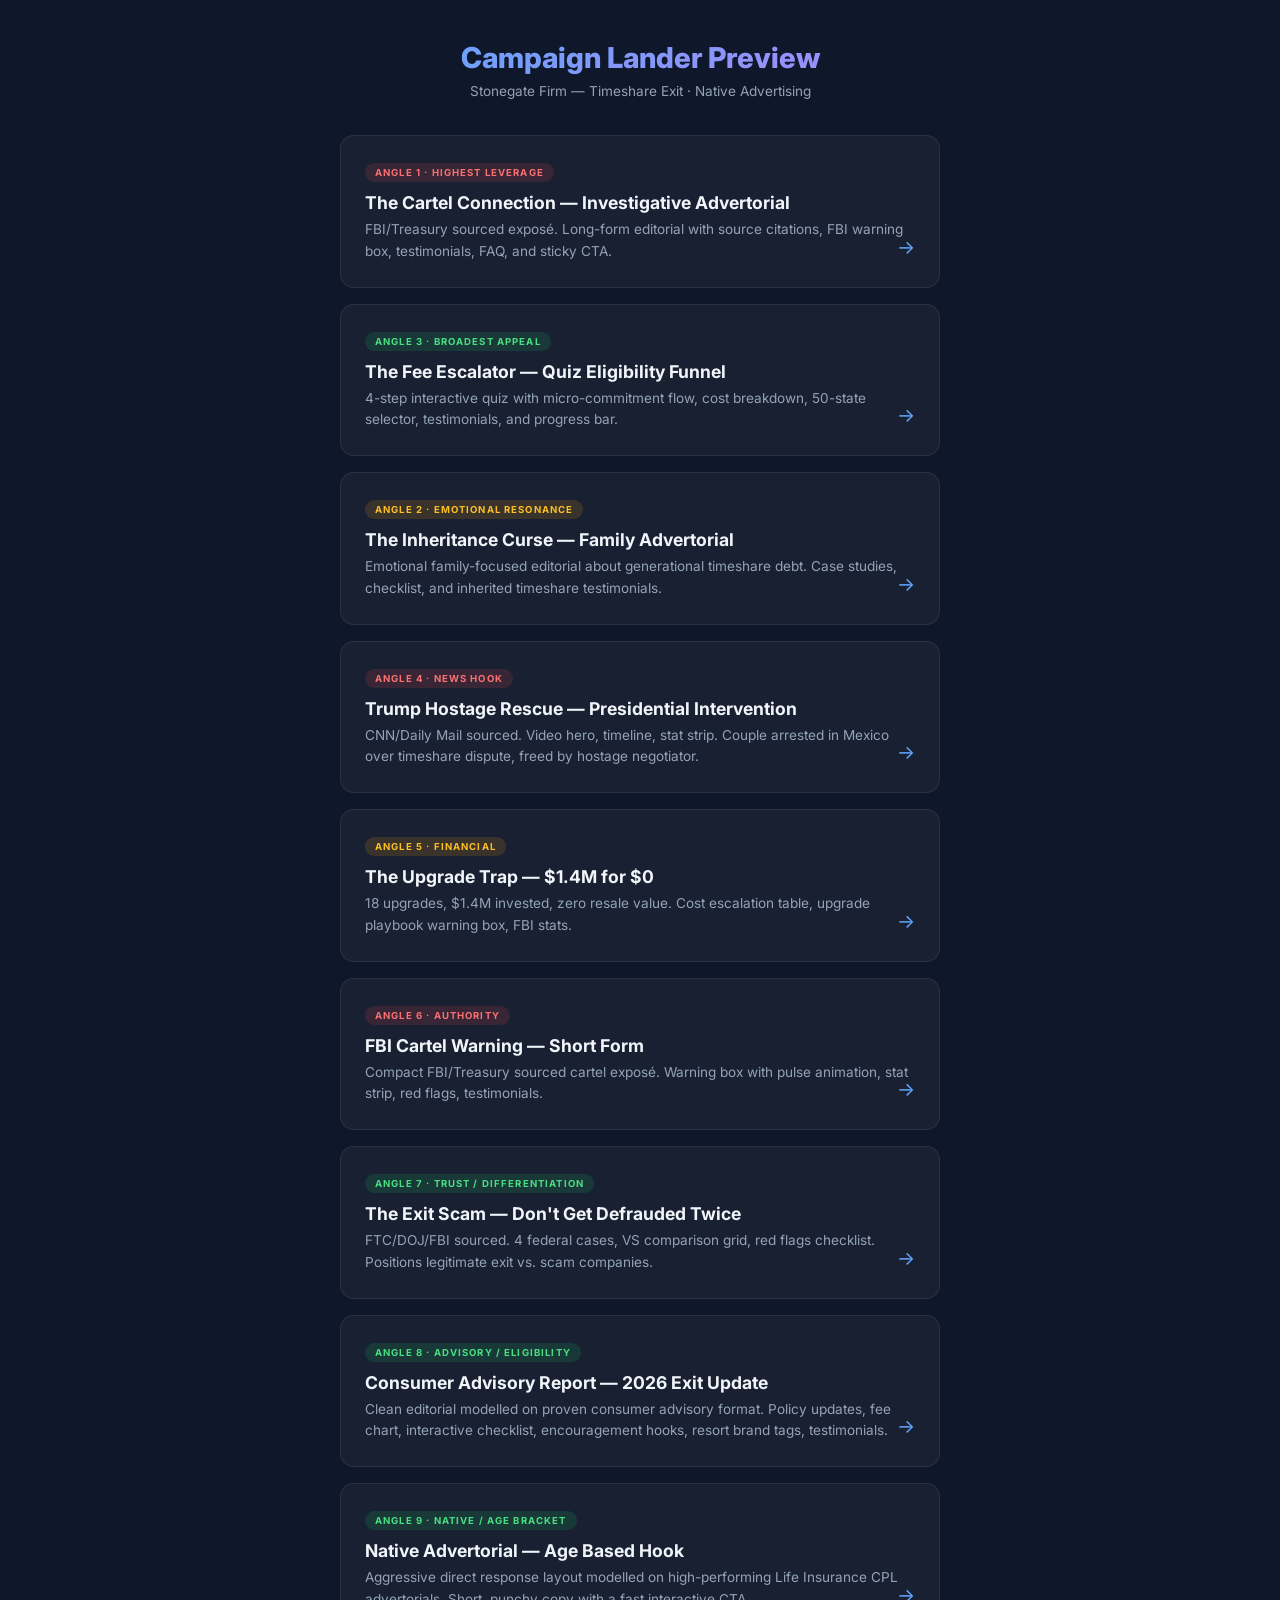
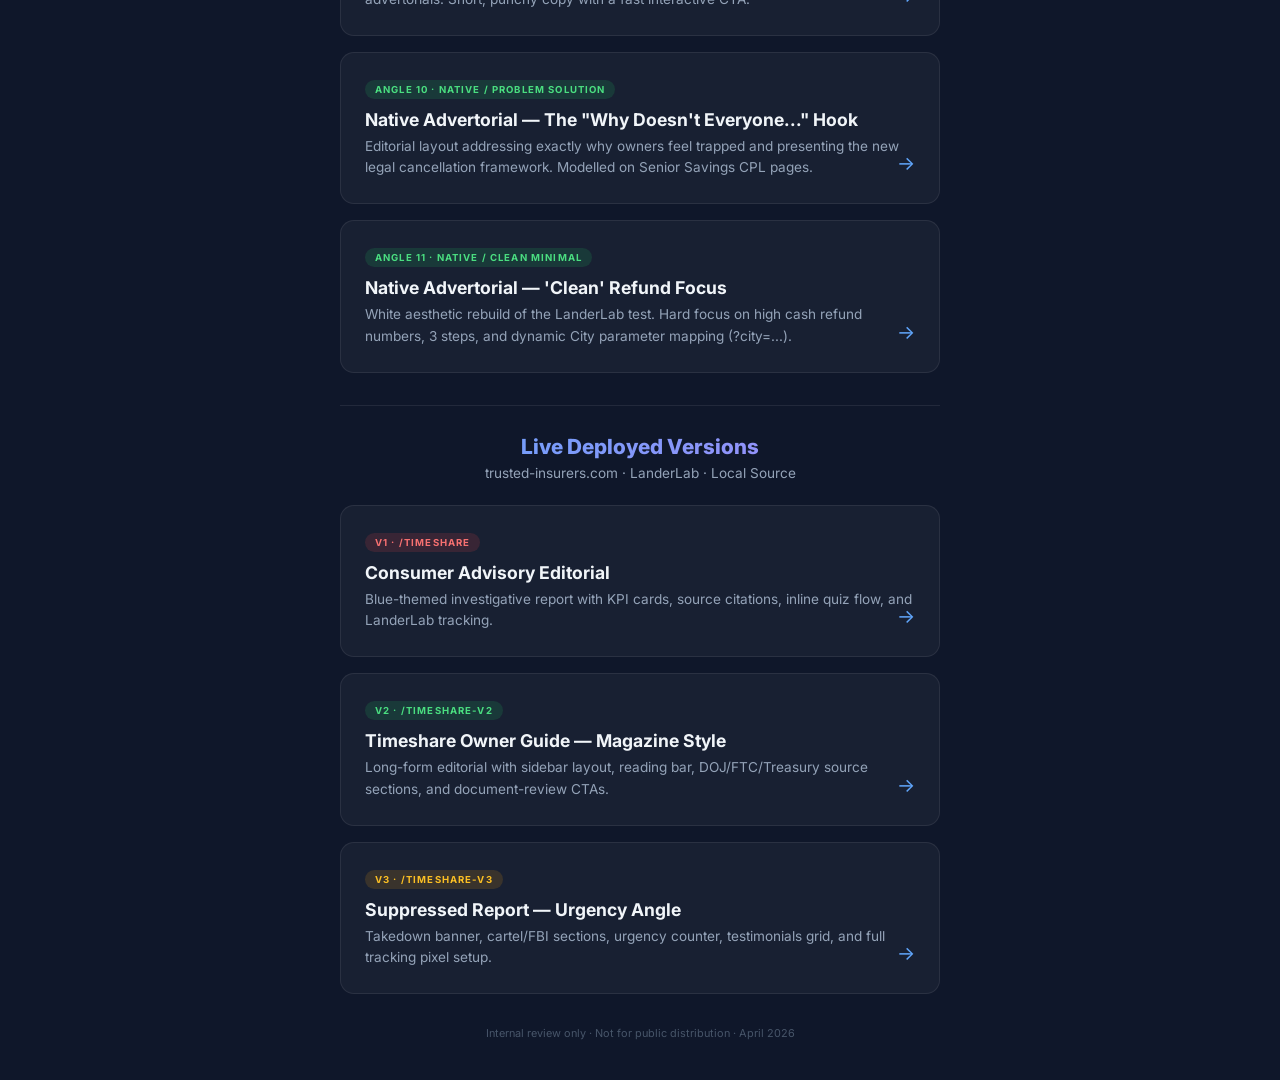
<file: index.html>
<!DOCTYPE html>
<html lang="en">
<head>
<meta charset="UTF-8">
<meta name="viewport" content="width=device-width, initial-scale=1.0">
<title>Stonegate Timeshare Exit — Campaign Landers</title>
<link href="https://fonts.googleapis.com/css2?family=Inter:wght@400;500;600;700;800&display=swap" rel="stylesheet">
<style>
*{margin:0;padding:0;box-sizing:border-box}
body{font-family:'Inter',sans-serif;background:#0f172a;color:#e2e8f0;min-height:100vh;display:flex;align-items:center;justify-content:center;padding:40px 20px}
.container{max-width:600px;width:100%}
h1{font-size:1.8rem;font-weight:800;margin-bottom:8px;background:linear-gradient(135deg,#60a5fa,#a78bfa);-webkit-background-clip:text;-webkit-text-fill-color:transparent;text-align:center}
.sub{text-align:center;color:#94a3b8;font-size:0.85rem;margin-bottom:36px}
.card{display:block;background:rgba(255,255,255,0.04);border:1px solid rgba(255,255,255,0.08);border-radius:14px;padding:24px;margin-bottom:16px;text-decoration:none;color:inherit;transition:all .3s}
.card:hover{background:rgba(255,255,255,0.08);border-color:rgba(255,255,255,0.15);transform:translateY(-2px);box-shadow:0 8px 32px rgba(0,0,0,0.3)}
.card-tag{font-size:.6rem;font-weight:700;text-transform:uppercase;letter-spacing:.12em;padding:4px 10px;border-radius:12px;display:inline-block;margin-bottom:10px}
.tag-red{background:rgba(239,68,68,.15);color:#f87171}
.tag-green{background:rgba(34,197,94,.15);color:#4ade80}
.tag-amber{background:rgba(245,158,11,.15);color:#fbbf24}
.card h2{font-size:1.1rem;font-weight:700;margin-bottom:6px;color:#f1f5f9}
.card p{font-size:.85rem;color:#94a3b8;line-height:1.6}
.card .arrow{float:right;font-size:1.2rem;color:#60a5fa;margin-top:-28px;transition:transform .2s}
.card:hover .arrow{transform:translateX(4px)}
.footer{text-align:center;margin-top:32px;font-size:.68rem;color:#475569}
</style>
</head>
<body>
<div class="container">
  <h1>Campaign Lander Preview</h1>
  <p class="sub">Stonegate Firm — Timeshare Exit · Native Advertising</p>

  <a href="lander-a-investigative.html" class="card">
    <span class="card-tag tag-red">Angle 1 · Highest Leverage</span>
    <h2>The Cartel Connection — Investigative Advertorial</h2>
    <p>FBI/Treasury sourced exposé. Long-form editorial with source citations, FBI warning box, testimonials, FAQ, and sticky CTA.</p>
    <div class="arrow">→</div>
  </a>

  <a href="lander-b-quiz.html" class="card">
    <span class="card-tag tag-green">Angle 3 · Broadest Appeal</span>
    <h2>The Fee Escalator — Quiz Eligibility Funnel</h2>
    <p>4-step interactive quiz with micro-commitment flow, cost breakdown, 50-state selector, testimonials, and progress bar.</p>
    <div class="arrow">→</div>
  </a>

  <a href="lander-c-inheritance.html" class="card">
    <span class="card-tag tag-amber">Angle 2 · Emotional Resonance</span>
    <h2>The Inheritance Curse — Family Advertorial</h2>
    <p>Emotional family-focused editorial about generational timeshare debt. Case studies, checklist, and inherited timeshare testimonials.</p>
    <div class="arrow">→</div>
  </a>

  <a href="../lander-trump.html" class="card">
    <span class="card-tag tag-red">Angle 4 · News Hook</span>
    <h2>Trump Hostage Rescue — Presidential Intervention</h2>
    <p>CNN/Daily Mail sourced. Video hero, timeline, stat strip. Couple arrested in Mexico over timeshare dispute, freed by hostage negotiator.</p>
    <div class="arrow">→</div>
  </a>

  <a href="../lander-upgrade-trap.html" class="card">
    <span class="card-tag tag-amber">Angle 5 · Financial</span>
    <h2>The Upgrade Trap — $1.4M for $0</h2>
    <p>18 upgrades, $1.4M invested, zero resale value. Cost escalation table, upgrade playbook warning box, FBI stats.</p>
    <div class="arrow">→</div>
  </a>

  <a href="../lander-fbi-short.html" class="card">
    <span class="card-tag tag-red">Angle 6 · Authority</span>
    <h2>FBI Cartel Warning — Short Form</h2>
    <p>Compact FBI/Treasury sourced cartel exposé. Warning box with pulse animation, stat strip, red flags, testimonials.</p>
    <div class="arrow">→</div>
  </a>

  <a href="../lander-exit-scam.html" class="card">
    <span class="card-tag tag-green">Angle 7 · Trust / Differentiation</span>
    <h2>The Exit Scam — Don't Get Defrauded Twice</h2>
    <p>FTC/DOJ/FBI sourced. 4 federal cases, VS comparison grid, red flags checklist. Positions legitimate exit vs. scam companies.</p>
    <div class="arrow">→</div>
  </a>

  <a href="../lander-consumer-advisory.html" class="card">
    <span class="card-tag tag-green">Angle 8 · Advisory / Eligibility</span>
    <h2>Consumer Advisory Report — 2026 Exit Update</h2>
    <p>Clean editorial modelled on proven consumer advisory format. Policy updates, fee chart, interactive checklist, encouragement hooks, resort brand tags, testimonials.</p>
    <div class="arrow">→</div>
  </a>

  <a href="../lander-d-native-article.html" class="card">
    <span class="card-tag tag-green">Angle 9 · Native / Age Bracket</span>
    <h2>Native Advertorial — Age Based Hook</h2>
    <p>Aggressive direct response layout modelled on high-performing Life Insurance CPL advertorials. Short, punchy copy with a fast interactive CTA.</p>
    <div class="arrow">→</div>
  </a>

  <a href="../lander-e-native-problem.html" class="card">
    <span class="card-tag tag-green">Angle 10 · Native / Problem Solution</span>
    <h2>Native Advertorial — The "Why Doesn't Everyone..." Hook</h2>
    <p>Editorial layout addressing exactly why owners feel trapped and presenting the new legal cancellation framework. Modelled on Senior Savings CPL pages.</p>
    <div class="arrow">→</div>
  </a>

  <a href="../lander-f-clean-advertorial.html?city=Dallas" class="card">
    <span class="card-tag tag-green">Angle 11 · Native / Clean Minimal</span>
    <h2>Native Advertorial — 'Clean' Refund Focus</h2>
    <p>White aesthetic rebuild of the LanderLab test. Hard focus on high cash refund numbers, 3 steps, and dynamic City parameter mapping (?city=...).</p>
    <div class="arrow">→</div>
  </a>

  <div style="border-top:1px solid rgba(255,255,255,0.08);margin:32px 0 24px;padding-top:28px">
    <h1 style="font-size:1.3rem;margin-bottom:6px">Live Deployed Versions</h1>
    <p class="sub" style="margin-bottom:24px">trusted-insurers.com · LanderLab · Local Source</p>
  </div>

  <a href="live-v1-timeshare.html" class="card">
    <span class="card-tag tag-red">V1 · /timeshare</span>
    <h2>Consumer Advisory Editorial</h2>
    <p>Blue-themed investigative report with KPI cards, source citations, inline quiz flow, and LanderLab tracking.</p>
    <div class="arrow">→</div>
  </a>

  <a href="live-v2-timeshare.html" class="card">
    <span class="card-tag tag-green">V2 · /timeshare-v2</span>
    <h2>Timeshare Owner Guide — Magazine Style</h2>
    <p>Long-form editorial with sidebar layout, reading bar, DOJ/FTC/Treasury source sections, and document-review CTAs.</p>
    <div class="arrow">→</div>
  </a>

  <a href="live-v3-timeshare.html" class="card">
    <span class="card-tag tag-amber">V3 · /timeshare-v3</span>
    <h2>Suppressed Report — Urgency Angle</h2>
    <p>Takedown banner, cartel/FBI sections, urgency counter, testimonials grid, and full tracking pixel setup.</p>
    <div class="arrow">→</div>
  </a>

  <div class="footer">Internal review only · Not for public distribution · April 2026</div>
</div>
</body>
</html>
</file>
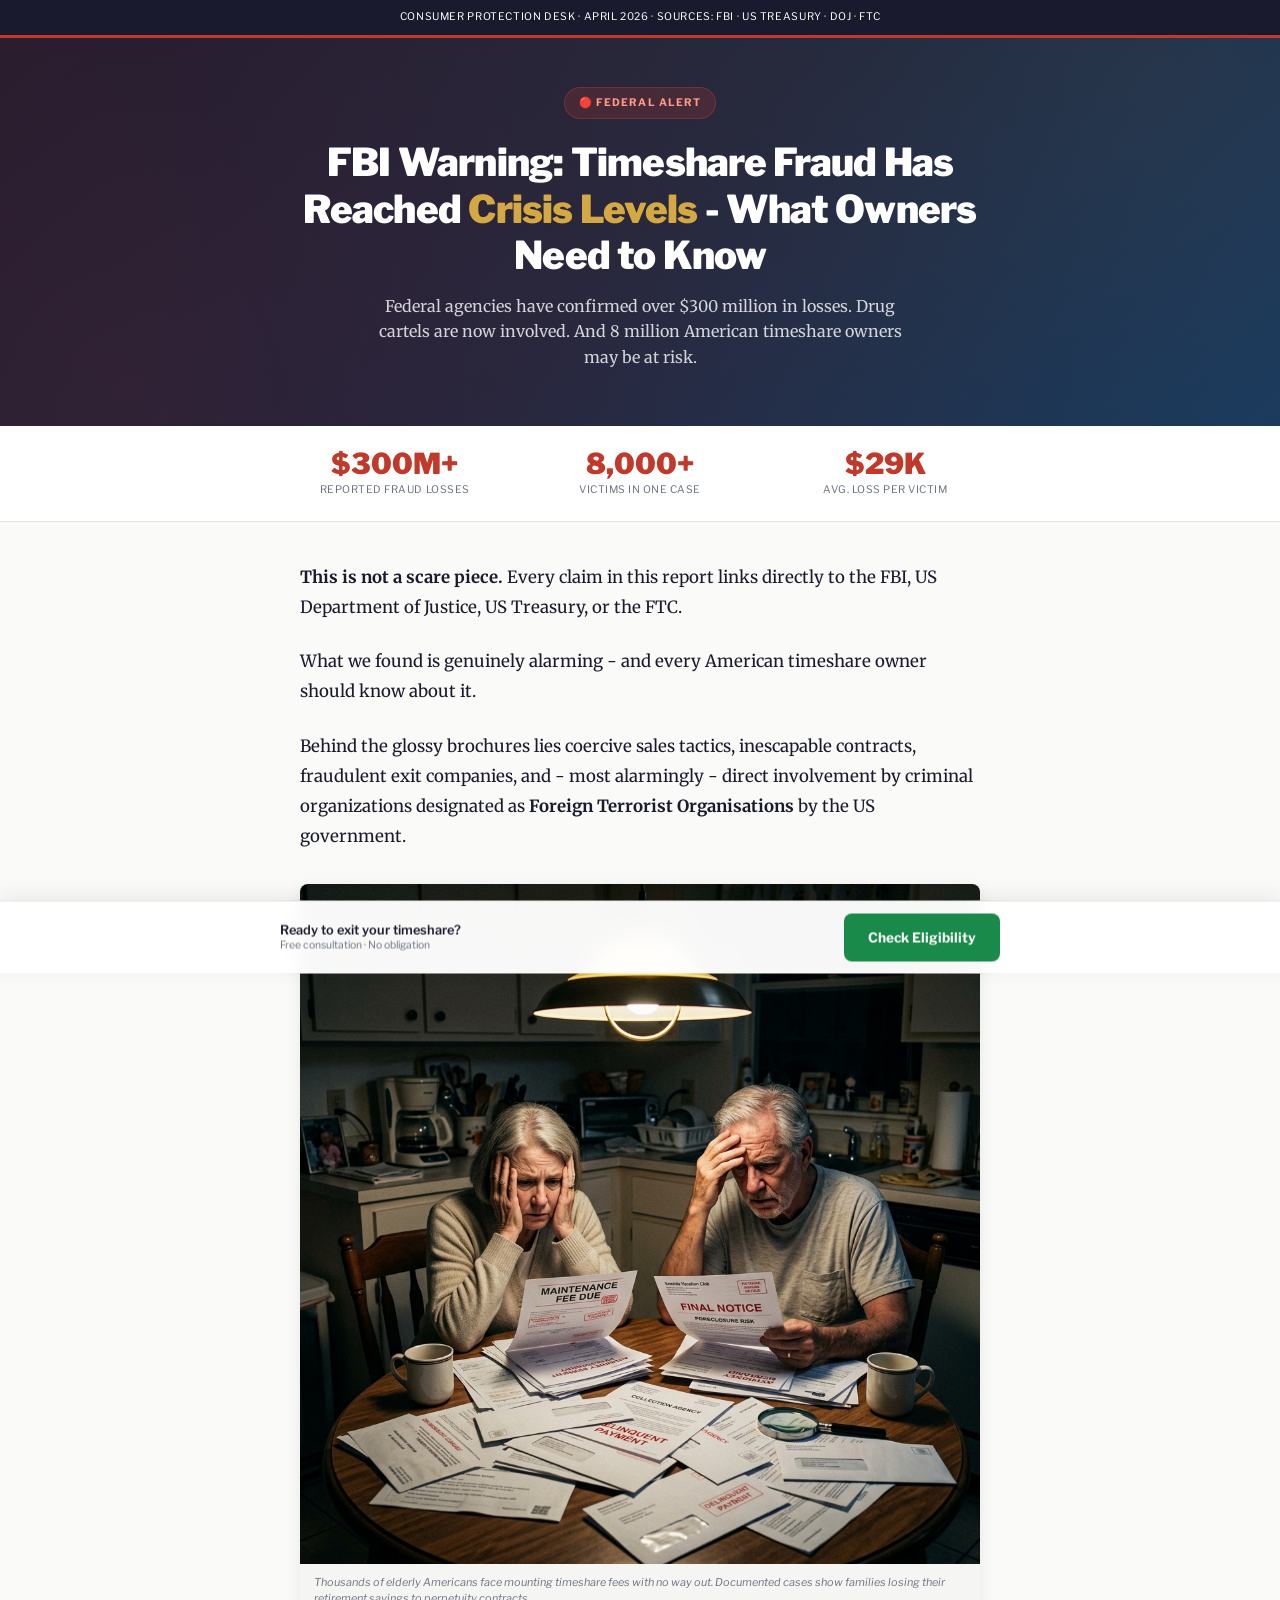
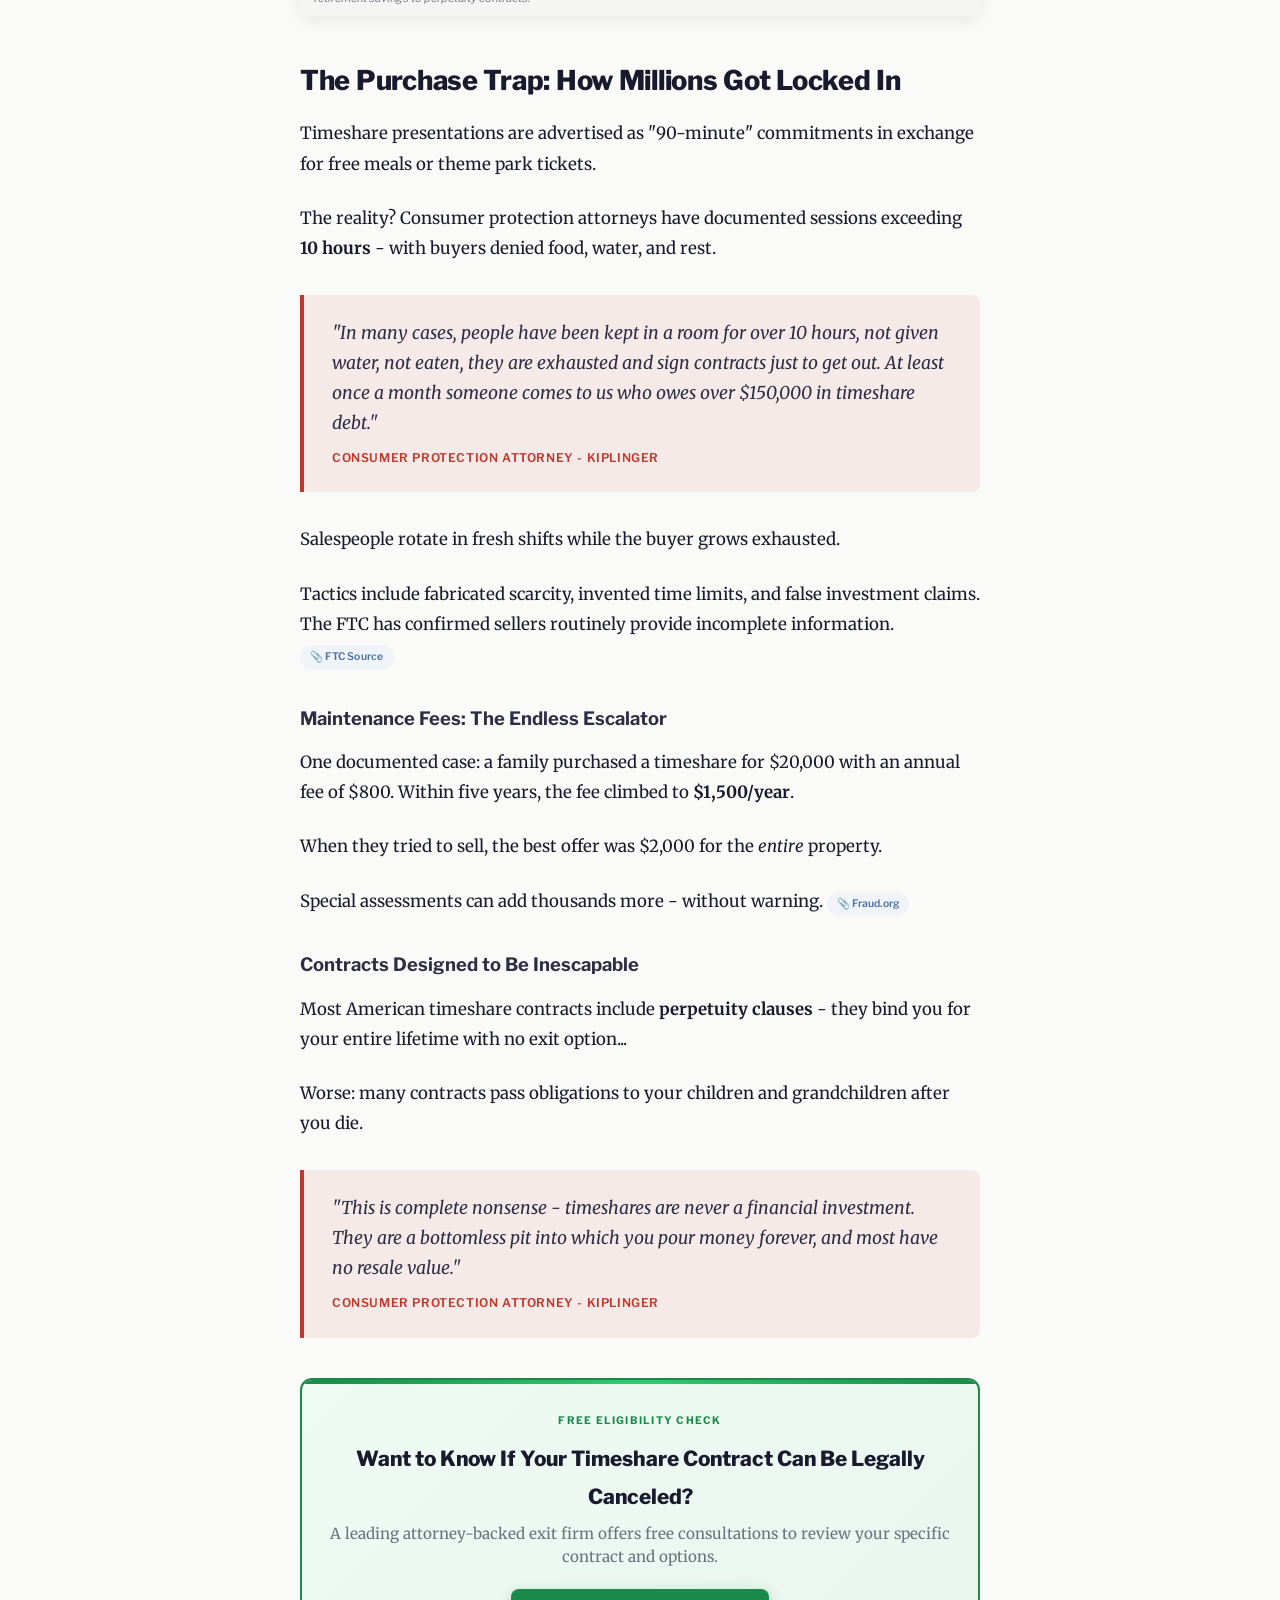
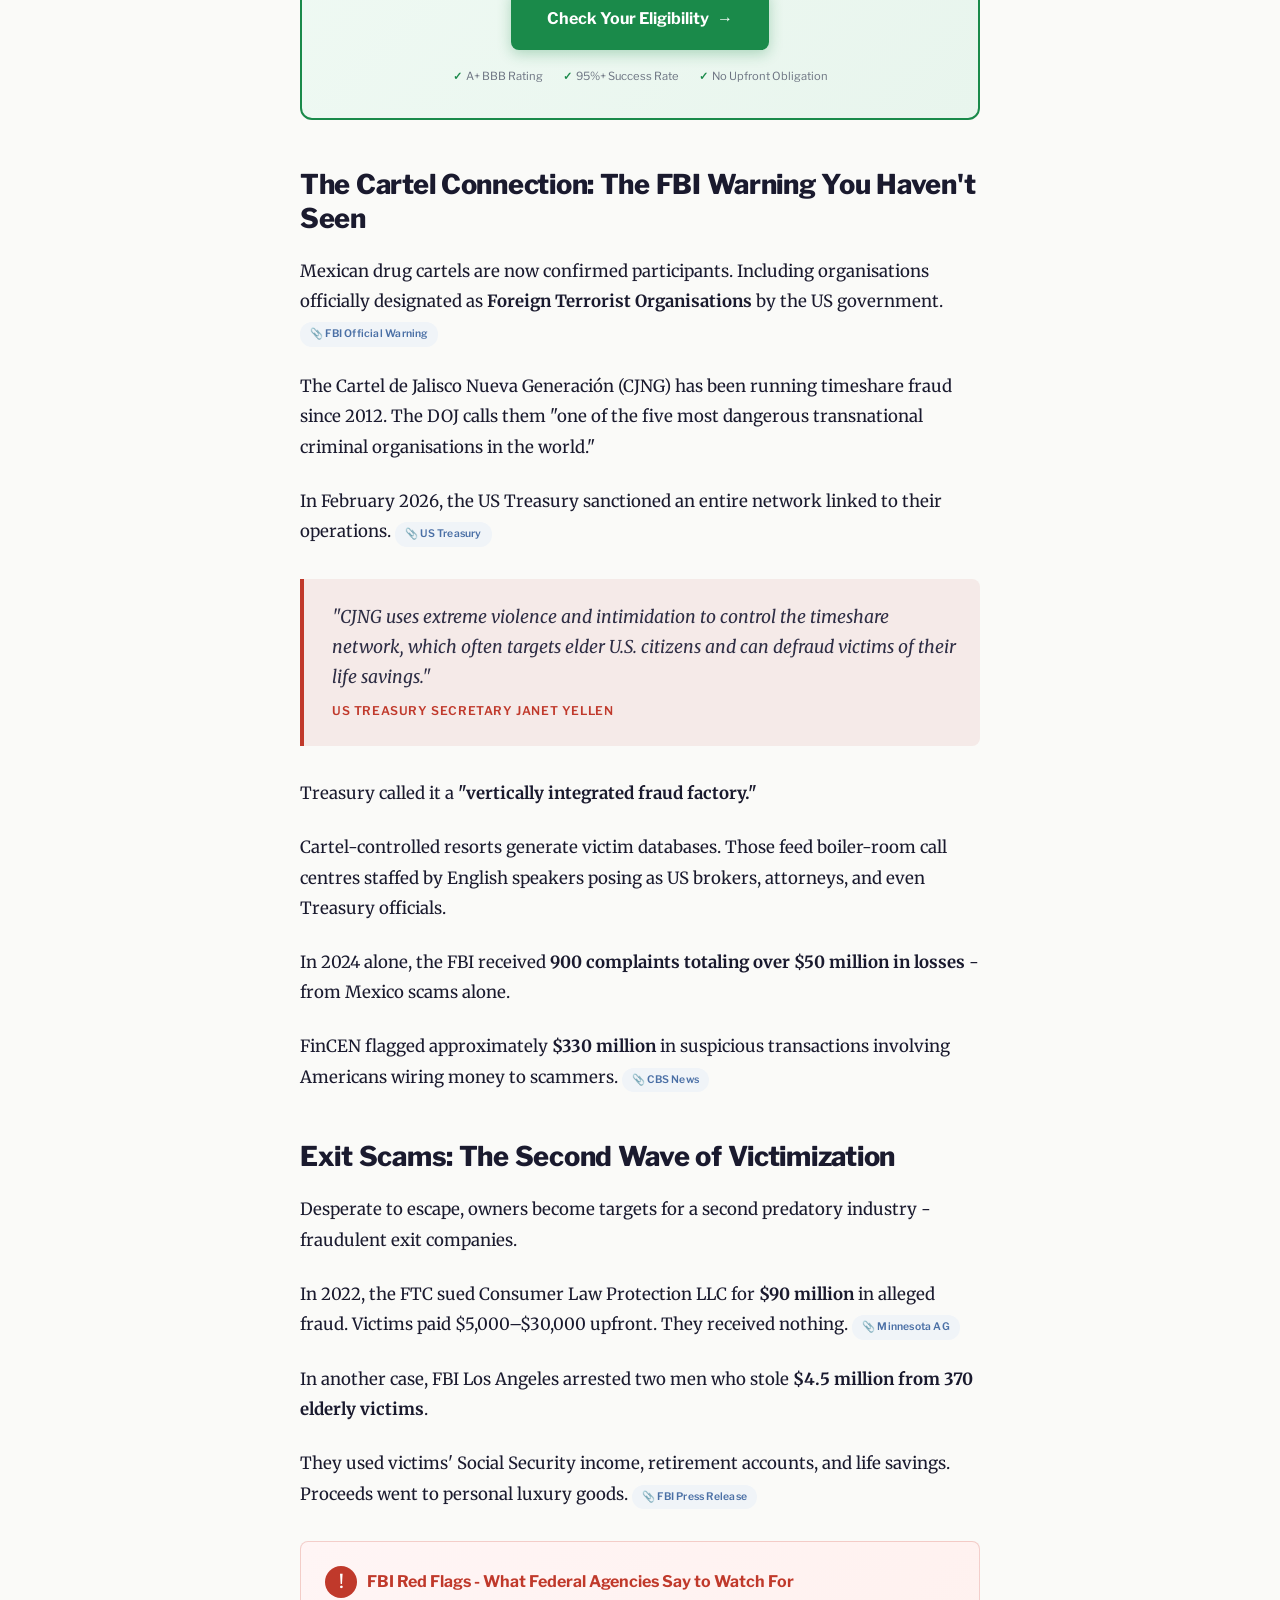
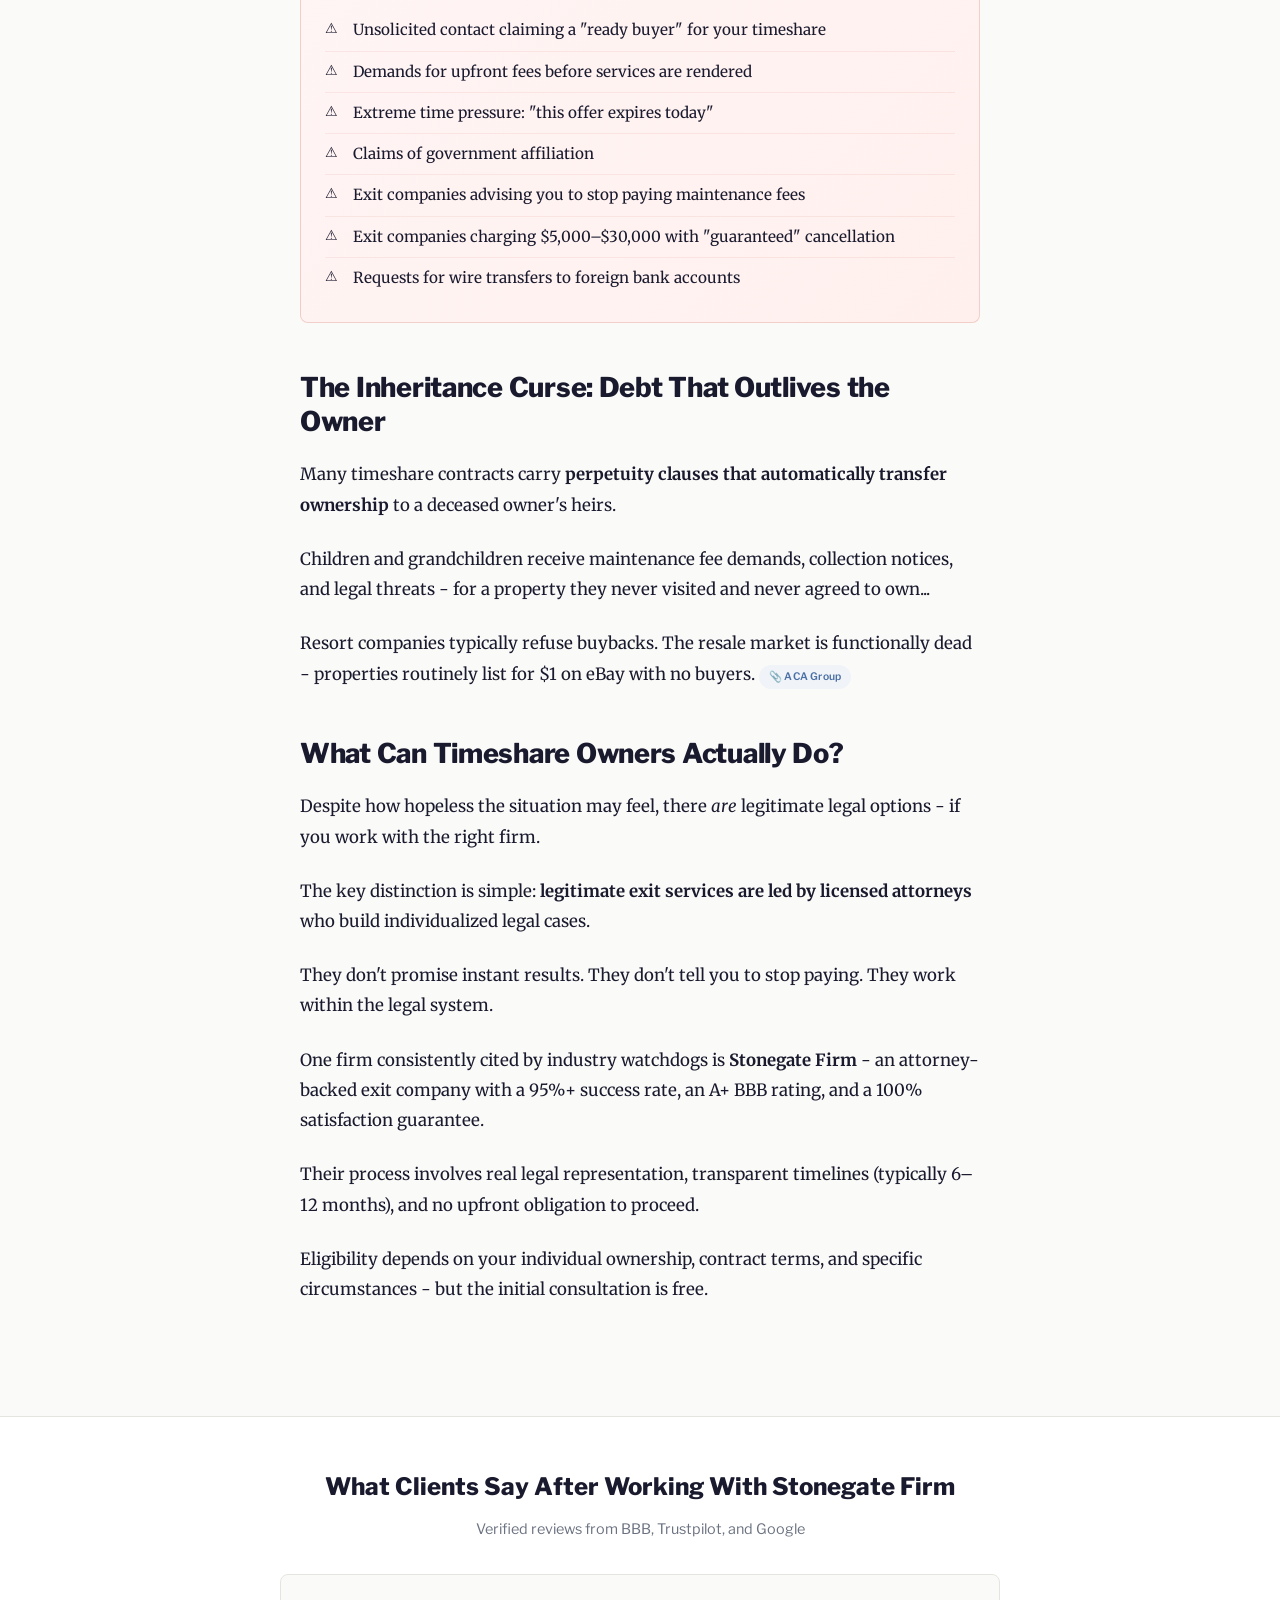
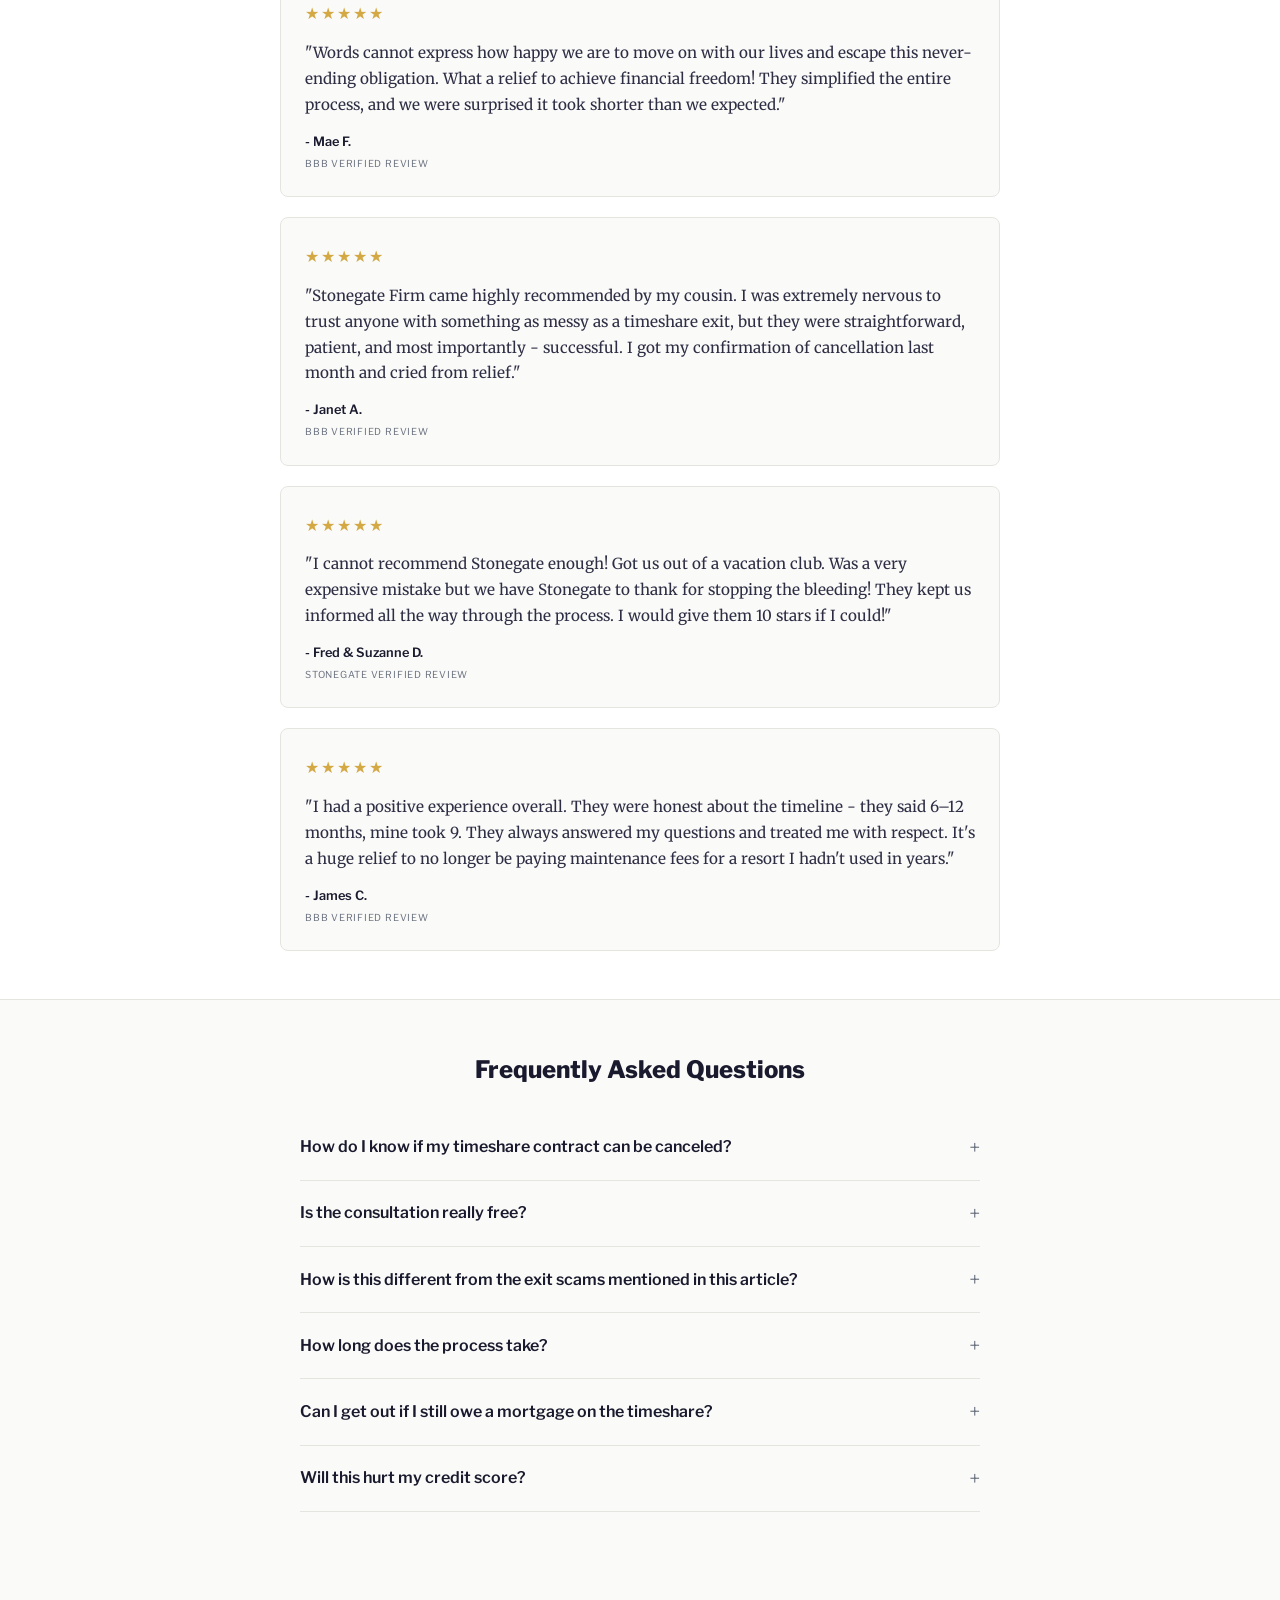
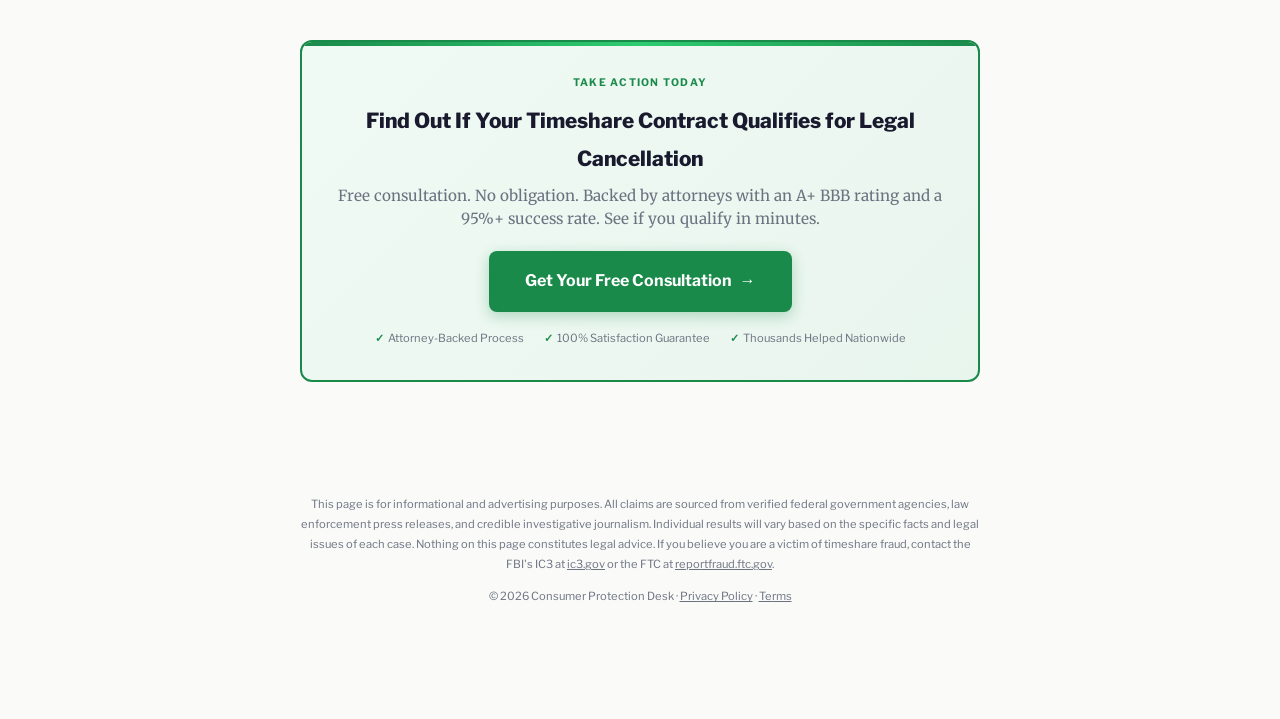
<file: lander-a-investigative.html>
<!DOCTYPE html>
<html lang="en">
<head>
<meta charset="UTF-8">
<meta name="viewport" content="width=device-width, initial-scale=1.0">
<title>FBI Warning: Timeshare Fraud Has Reached Crisis Levels - What Owners Need to Know in 2026</title>
<meta name="description" content="Federal agencies confirm $300M+ in timeshare fraud losses. FBI, DOJ, and US Treasury are now involved. Find out if you're at risk and what legal options exist.">
<meta property="og:type" content="article">
<meta property="og:title" content="FBI Warning: Timeshare Fraud Has Reached Crisis Levels in 2026">
<meta property="og:description" content="Federal agencies confirm $300M+ in timeshare fraud losses. Find out if you're at risk.">
<link rel="preconnect" href="https://fonts.googleapis.com">
<link rel="preconnect" href="https://fonts.gstatic.com" crossorigin>
<link href="https://fonts.googleapis.com/css2?family=Libre+Franklin:wght@400;500;600;700;800;900&family=Merriweather:wght@400;700&display=swap" rel="stylesheet">
<style>
*, *::before, *::after { margin: 0; padding: 0; box-sizing: border-box; }

:root {
  --ink: #1a1a2e;
  --ink-light: #2d2d44;
  --ink-muted: #6b7280;
  --bg: #fafaf8;
  --bg-card: #ffffff;
  --accent: #c0392b;
  --accent-dark: #962d22;
  --accent-glow: rgba(192, 57, 43, 0.08);
  --cta-green: #1a8a4a;
  --cta-green-hover: #15713d;
  --gold: #d4a843;
  --border: #e5e5e0;
  --shadow-sm: 0 1px 3px rgba(0,0,0,0.06);
  --shadow-md: 0 4px 16px rgba(0,0,0,0.08);
  --shadow-lg: 0 8px 32px rgba(0,0,0,0.12);
  --radius: 8px;
  --max-w: 720px;
}

html { font-size: 16px; scroll-behavior: smooth; -webkit-font-smoothing: antialiased; }

body {
  font-family: 'Merriweather', Georgia, serif;
  color: var(--ink);
  background: var(--bg);
  line-height: 1.8;
  padding-bottom: 80px;
}

/* - Top Bar - */
.top-bar {
  background: var(--ink);
  color: #fff;
  text-align: center;
  padding: 8px 16px;
  font-family: 'Libre Franklin', sans-serif;
  font-size: 0.65rem;
  letter-spacing: 0.06em;
  text-transform: uppercase;
  border-bottom: 3px solid var(--accent);
}

/* - Hero - */
.hero {
  background: linear-gradient(135deg, #1a1a2e 0%, #16213e 50%, #0f3460 100%);
  color: #fff;
  padding: 48px 20px 56px;
  text-align: center;
  position: relative;
  overflow: hidden;
}
.hero::before {
  content: '';
  position: absolute;
  top: -50%;
  left: -50%;
  width: 200%;
  height: 200%;
  background: radial-gradient(circle at 30% 70%, rgba(192,57,43,0.15) 0%, transparent 50%),
              radial-gradient(circle at 70% 30%, rgba(212,168,67,0.1) 0%, transparent 50%);
  animation: heroPulse 8s ease-in-out infinite alternate;
}
@keyframes heroPulse {
  0% { transform: scale(1) rotate(0deg); }
  100% { transform: scale(1.05) rotate(2deg); }
}
.hero-inner { position: relative; z-index: 1; max-width: var(--max-w); margin: 0 auto; }
.hero-badge {
  display: inline-flex;
  align-items: center;
  gap: 6px;
  background: rgba(192,57,43,0.2);
  border: 1px solid rgba(192,57,43,0.4);
  color: #ff9a8b;
  padding: 6px 14px;
  border-radius: 20px;
  font-family: 'Libre Franklin', sans-serif;
  font-size: 0.65rem;
  font-weight: 700;
  text-transform: uppercase;
  letter-spacing: 0.1em;
  margin-bottom: 20px;
  animation: badgePulse 2s ease-in-out infinite;
}
@keyframes badgePulse {
  0%, 100% { box-shadow: 0 0 0 0 rgba(192,57,43,0.3); }
  50% { box-shadow: 0 0 0 8px rgba(192,57,43,0); }
}
.hero h1 {
  font-family: 'Libre Franklin', sans-serif;
  font-size: clamp(1.6rem, 5vw, 2.4rem);
  font-weight: 900;
  line-height: 1.2;
  margin-bottom: 16px;
  letter-spacing: -0.02em;
}
.hero h1 em { font-style: normal; color: var(--gold); }
.hero .hero-sub {
  font-size: 1rem;
  line-height: 1.6;
  color: rgba(255,255,255,0.8);
  max-width: 560px;
  margin: 0 auto;
}

/* - Stat Bar - */
.stat-bar {
  background: #fff;
  border-bottom: 1px solid var(--border);
  padding: 24px 20px;
}
.stat-bar-inner {
  max-width: var(--max-w);
  margin: 0 auto;
  display: grid;
  grid-template-columns: repeat(3, 1fr);
  gap: 16px;
  text-align: center;
}
.stat-item .stat-num {
  font-family: 'Libre Franklin', sans-serif;
  font-size: clamp(1.4rem, 4vw, 1.8rem);
  font-weight: 900;
  color: var(--accent);
  line-height: 1;
}
.stat-item .stat-label {
  font-family: 'Libre Franklin', sans-serif;
  font-size: 0.65rem;
  color: var(--ink-muted);
  text-transform: uppercase;
  letter-spacing: 0.05em;
  margin-top: 4px;
  line-height: 1.3;
}

/* - Article Body - */
.article { max-width: var(--max-w); margin: 0 auto; padding: 40px 20px; }
.article p { margin-bottom: 24px; font-size: 1.05rem; }
.article h2 {
  font-family: 'Libre Franklin', sans-serif;
  font-size: clamp(1.3rem, 4vw, 1.7rem);
  font-weight: 800;
  line-height: 1.25;
  margin: 48px 0 20px;
  color: var(--ink);
  letter-spacing: -0.01em;
}
.article h3 {
  font-family: 'Libre Franklin', sans-serif;
  font-size: 1.15rem;
  font-weight: 700;
  margin: 32px 0 12px;
  color: var(--ink-light);
}

/* - Pull Quote - */
.pull-quote {
  border-left: 4px solid var(--accent);
  background: var(--accent-glow);
  padding: 24px 24px 24px 28px;
  margin: 32px 0;
  border-radius: 0 var(--radius) var(--radius) 0;
  position: relative;
}
.pull-quote p {
  font-size: 1.1rem;
  font-style: italic;
  color: var(--ink-light);
  margin-bottom: 8px;
  line-height: 1.7;
}
.pull-quote .pq-source {
  font-family: 'Libre Franklin', sans-serif;
  font-size: 0.75rem;
  font-weight: 600;
  color: var(--accent);
  text-transform: uppercase;
  letter-spacing: 0.05em;
}

/* - Warning Box - */
.warning-box {
  background: linear-gradient(135deg, #fff5f5 0%, #fff0ed 100%);
  border: 1px solid rgba(192,57,43,0.2);
  border-radius: var(--radius);
  padding: 24px;
  margin: 32px 0;
}
.warning-box .wb-header {
  display: flex;
  align-items: center;
  gap: 10px;
  margin-bottom: 12px;
}
.warning-box .wb-icon {
  width: 32px;
  height: 32px;
  background: var(--accent);
  border-radius: 50%;
  display: flex;
  align-items: center;
  justify-content: center;
  color: #fff;
  font-size: 1rem;
  font-weight: 700;
  flex-shrink: 0;
}
.warning-box .wb-title {
  font-family: 'Libre Franklin', sans-serif;
  font-weight: 700;
  font-size: 1rem;
  color: var(--accent);
}
.warning-box ul {
  list-style: none;
  padding: 0;
}
.warning-box ul li {
  padding: 8px 0 8px 28px;
  position: relative;
  font-size: 0.95rem;
  line-height: 1.6;
  border-bottom: 1px solid rgba(192,57,43,0.08);
}
.warning-box ul li:last-child { border: none; }
.warning-box ul li::before {
  content: '⚠';
  position: absolute;
  left: 0;
  top: 8px;
  font-size: 0.85rem;
}

/* - Source Citation - */
.source-cite {
  display: inline-flex;
  align-items: center;
  gap: 4px;
  background: #f0f4f8;
  padding: 3px 10px;
  border-radius: 12px;
  font-family: 'Libre Franklin', sans-serif;
  font-size: 0.65rem;
  font-weight: 600;
  color: #4a6fa5;
  text-decoration: none;
  letter-spacing: 0.02em;
  transition: all 0.2s;
  white-space: nowrap;
}
.source-cite:hover { background: #dce6f0; }

/* - CTA Card - */
.cta-card {
  background: linear-gradient(135deg, #f0faf4 0%, #e8f5ed 100%);
  border: 2px solid var(--cta-green);
  border-radius: 12px;
  padding: 32px 24px;
  margin: 40px 0;
  text-align: center;
  position: relative;
  overflow: hidden;
}
.cta-card::before {
  content: '';
  position: absolute;
  top: 0; left: 0; right: 0;
  height: 4px;
  background: linear-gradient(90deg, var(--cta-green), #2ecc71, var(--cta-green));
}
.cta-card .cta-label {
  font-family: 'Libre Franklin', sans-serif;
  font-size: 0.65rem;
  font-weight: 700;
  text-transform: uppercase;
  letter-spacing: 0.12em;
  color: var(--cta-green);
  margin-bottom: 10px;
}
.cta-card h3 {
  font-family: 'Libre Franklin', sans-serif;
  font-size: 1.3rem;
  font-weight: 800;
  color: var(--ink);
  margin: 0 0 8px;
}
.cta-card .cta-sub {
  font-size: 0.95rem;
  color: var(--ink-muted);
  margin-bottom: 20px;
  line-height: 1.5;
}
.cta-btn {
  display: inline-flex;
  align-items: center;
  gap: 8px;
  background: var(--cta-green);
  color: #fff;
  padding: 16px 36px;
  border-radius: 8px;
  font-family: 'Libre Franklin', sans-serif;
  font-size: 1rem;
  font-weight: 700;
  text-decoration: none;
  transition: all 0.3s;
  box-shadow: 0 4px 14px rgba(26,138,74,0.3);
}
.cta-btn:hover {
  background: var(--cta-green-hover);
  transform: translateY(-2px);
  box-shadow: 0 6px 20px rgba(26,138,74,0.4);
}
.cta-btn::after { content: ' →'; }
.cta-trust {
  display: flex;
  justify-content: center;
  gap: 20px;
  margin-top: 16px;
  flex-wrap: wrap;
}
.cta-trust span {
  font-family: 'Libre Franklin', sans-serif;
  font-size: 0.7rem;
  color: var(--ink-muted);
  display: flex;
  align-items: center;
  gap: 4px;
}
.cta-trust span::before { content: '✓'; color: var(--cta-green); font-weight: 700; }

/* - Testimonials - */
.testimonials {
  background: #fff;
  border-top: 1px solid var(--border);
  border-bottom: 1px solid var(--border);
  padding: 48px 20px;
  margin: 48px 0;
}
.testimonials .t-header {
  text-align: center;
  max-width: var(--max-w);
  margin: 0 auto 32px;
}
.testimonials .t-header h2 {
  font-family: 'Libre Franklin', sans-serif;
  font-size: 1.5rem;
  font-weight: 800;
  margin-bottom: 8px;
}
.testimonials .t-header p {
  font-family: 'Libre Franklin', sans-serif;
  color: var(--ink-muted);
  font-size: 0.9rem;
}
.t-grid {
  max-width: var(--max-w);
  margin: 0 auto;
  display: grid;
  gap: 20px;
}
.t-card {
  background: var(--bg);
  border: 1px solid var(--border);
  border-radius: var(--radius);
  padding: 24px;
  transition: box-shadow 0.3s;
}
.t-card:hover { box-shadow: var(--shadow-md); }
.t-stars { color: var(--gold); font-size: 1rem; margin-bottom: 12px; letter-spacing: 2px; }
.t-card .t-text {
  font-size: 0.95rem;
  line-height: 1.7;
  margin-bottom: 12px;
  color: var(--ink-light);
}
.t-card .t-author {
  font-family: 'Libre Franklin', sans-serif;
  font-size: 0.8rem;
  font-weight: 600;
  color: var(--ink);
}
.t-card .t-source-tag {
  font-family: 'Libre Franklin', sans-serif;
  font-size: 0.6rem;
  text-transform: uppercase;
  letter-spacing: 0.08em;
  color: var(--ink-muted);
  margin-top: 2px;
}

/* - FAQ - */
.faq { max-width: var(--max-w); margin: 0 auto; padding: 0 20px 48px; }
.faq h2 {
  font-family: 'Libre Franklin', sans-serif;
  font-size: 1.5rem;
  font-weight: 800;
  text-align: center;
  margin-bottom: 24px;
}
.faq-item {
  border-bottom: 1px solid var(--border);
  padding: 0;
}
.faq-q {
  display: flex;
  justify-content: space-between;
  align-items: center;
  padding: 18px 0;
  cursor: pointer;
  font-family: 'Libre Franklin', sans-serif;
  font-size: 1rem;
  font-weight: 600;
  color: var(--ink);
  background: none;
  border: none;
  width: 100%;
  text-align: left;
  line-height: 1.4;
}
.faq-q::after {
  content: '+';
  font-size: 1.3rem;
  font-weight: 300;
  color: var(--ink-muted);
  transition: transform 0.3s;
  flex-shrink: 0;
  margin-left: 12px;
}
.faq-item.open .faq-q::after { content: '−'; }
.faq-a {
  max-height: 0;
  overflow: hidden;
  transition: max-height 0.4s ease, padding 0.3s;
}
.faq-item.open .faq-a { max-height: 400px; }
.faq-a-inner {
  padding: 0 0 20px;
  font-size: 0.95rem;
  color: var(--ink-muted);
  line-height: 1.7;
}

/* - Footer - */
.site-footer {
  max-width: var(--max-w);
  margin: 0 auto;
  padding: 32px 20px;
  text-align: center;
  font-family: 'Libre Franklin', sans-serif;
  font-size: 0.7rem;
  color: var(--ink-muted);
  line-height: 1.8;
}
.site-footer a { color: var(--ink-muted); }

/* - Sticky CTA - */
.sticky-cta {
  position: fixed;
  bottom: 0;
  left: 0;
  right: 0;
  background: rgba(255,255,255,0.97);
  backdrop-filter: blur(12px);
  -webkit-backdrop-filter: blur(12px);
  border-top: 1px solid var(--border);
  padding: 12px 20px;
  z-index: 1000;
  transform: translateY(100%);
  transition: transform 0.4s cubic-bezier(0.16, 1, 0.3, 1);
  box-shadow: 0 -4px 20px rgba(0,0,0,0.08);
}
.sticky-cta.visible { transform: translateY(0); }
.sticky-cta-inner {
  max-width: var(--max-w);
  margin: 0 auto;
  display: flex;
  align-items: center;
  justify-content: space-between;
  gap: 12px;
}
.sticky-cta .sticky-text {
  font-family: 'Libre Franklin', sans-serif;
  font-size: 0.8rem;
  font-weight: 600;
  color: var(--ink);
  line-height: 1.3;
}
.sticky-cta .sticky-text span {
  display: block;
  font-size: 0.65rem;
  font-weight: 400;
  color: var(--ink-muted);
}
.sticky-cta .sticky-btn {
  background: var(--cta-green);
  color: #fff;
  padding: 12px 24px;
  border-radius: 8px;
  font-family: 'Libre Franklin', sans-serif;
  font-size: 0.85rem;
  font-weight: 700;
  text-decoration: none;
  white-space: nowrap;
  transition: background 0.2s;
  flex-shrink: 0;
}
.sticky-cta .sticky-btn:hover { background: var(--cta-green-hover); }

/* - Responsive - */
@media (max-width: 600px) {
  .stat-bar-inner { grid-template-columns: repeat(3, 1fr); gap: 8px; }
  .stat-item .stat-num { font-size: 1.2rem; }
  .stat-item .stat-label { font-size: 0.58rem; }
  .hero { padding: 36px 16px 44px; }
  .article { padding: 28px 16px; }
  .cta-card { padding: 24px 16px; }
  .cta-btn { padding: 14px 28px; width: 100%; justify-content: center; }
  .t-grid { gap: 16px; }
}

/* - Article Image - */
.article-img {
  margin: 32px 0;
  border-radius: var(--radius);
  overflow: hidden;
  box-shadow: var(--shadow-md);
}
.article-img img {
  width: 100%;
  height: auto;
  display: block;
}
.article-img .img-caption {
  font-family: 'Libre Franklin', sans-serif;
  font-size: 0.68rem;
  color: var(--ink-muted);
  padding: 10px 14px;
  background: #f5f5f3;
  line-height: 1.5;
  font-style: italic;
}

/* - Subtle animations - */
.fade-in {
  opacity: 0;
  transform: translateY(20px);
  transition: opacity 0.6s ease, transform 0.6s ease;
}
.fade-in.visible {
  opacity: 1;
  transform: translateY(0);
}
</style>
</head>
<body>

<div class="top-bar">Consumer Protection Desk · April 2026 · Sources: FBI · US Treasury · DOJ · FTC</div>

<section class="hero">
  <div class="hero-inner">
    <div class="hero-badge">🔴 Federal Alert</div>
    <h1>FBI Warning: Timeshare Fraud Has Reached <em>Crisis Levels</em> - What Owners Need to Know</h1>
    <p class="hero-sub">Federal agencies have confirmed over $300 million in losses. Drug cartels are now involved. And 8 million American timeshare owners may be at risk.</p>
  </div>
</section>

<div class="stat-bar">
  <div class="stat-bar-inner">
    <div class="stat-item">
      <div class="stat-num">$300M+</div>
      <div class="stat-label">Reported Fraud Losses</div>
    </div>
    <div class="stat-item">
      <div class="stat-num">8,000+</div>
      <div class="stat-label">Victims in One Case</div>
    </div>
    <div class="stat-item">
      <div class="stat-num">$29K</div>
      <div class="stat-label">Avg. Loss Per Victim</div>
    </div>
  </div>
</div>

<article class="article">

  <p class="fade-in"><strong>This is not a scare piece.</strong> Every claim in this report links directly to the FBI, US Department of Justice, US Treasury, or the FTC.</p>

  <p class="fade-in">What we found is genuinely alarming - and every American timeshare owner should know about it.</p>

  <p class="fade-in">Behind the glossy brochures lies coercive sales tactics, inescapable contracts, fraudulent exit companies, and - most alarmingly - direct involvement by criminal organizations designated as <strong>Foreign Terrorist Organisations</strong> by the US government.</p>

  <div class="article-img fade-in">
    <img src="img-distress.png" alt="An elderly couple sitting at their kitchen table overwhelmed by timeshare maintenance fee notices and collection letters" loading="lazy">
    <div class="img-caption">Thousands of elderly Americans face mounting timeshare fees with no way out. Documented cases show families losing their retirement savings to perpetuity contracts.</div>
  </div>

  <h2 class="fade-in">The Purchase Trap: How Millions Got Locked In</h2>

  <p class="fade-in">Timeshare presentations are advertised as "90-minute" commitments in exchange for free meals or theme park tickets.</p>

  <p class="fade-in">The reality? Consumer protection attorneys have documented sessions exceeding <strong>10 hours</strong> - with buyers denied food, water, and rest.</p>

  <div class="pull-quote fade-in">
    <p>"In many cases, people have been kept in a room for over 10 hours, not given water, not eaten, they are exhausted and sign contracts just to get out. At least once a month someone comes to us who owes over $150,000 in timeshare debt."</p>
    <div class="pq-source">Consumer Protection Attorney - Kiplinger</div>
  </div>

  <p class="fade-in">Salespeople rotate in fresh shifts while the buyer grows exhausted.</p>

  <p class="fade-in">Tactics include fabricated scarcity, invented time limits, and false investment claims. The FTC has confirmed sellers routinely provide incomplete information. <a href="https://consumer.ftc.gov/consumer-alerts/2024/03/if-you-have-timeshare-scammers-might-target-you" class="source-cite" target="_blank" rel="noopener">📎 FTC Source</a></p>

  <h3 class="fade-in">Maintenance Fees: The Endless Escalator</h3>

  <p class="fade-in">One documented case: a family purchased a timeshare for $20,000 with an annual fee of $800. Within five years, the fee climbed to <strong>$1,500/year</strong>.</p>

  <p class="fade-in">When they tried to sell, the best offer was $2,000 for the <em>entire</em> property.</p>

  <p class="fade-in">Special assessments can add thousands more - without warning. <a href="https://fraud.org/timeshare-nightmare/" class="source-cite" target="_blank" rel="noopener">📎 Fraud.org</a></p>

  <h3 class="fade-in">Contracts Designed to Be Inescapable</h3>

  <p class="fade-in">Most American timeshare contracts include <strong>perpetuity clauses</strong> - they bind you for your entire lifetime with no exit option...</p>

  <p class="fade-in">Worse: many contracts pass obligations to your children and grandchildren after you die.</p>

  <div class="pull-quote fade-in">
    <p>"This is complete nonsense - timeshares are never a financial investment. They are a bottomless pit into which you pour money forever, and most have no resale value."</p>
    <div class="pq-source">Consumer Protection Attorney - Kiplinger</div>
  </div>

  <!-- Mid-article CTA -->
  <div class="cta-card fade-in">
    <div class="cta-label">Free Eligibility Check</div>
    <h3>Want to Know If Your Timeshare Contract Can Be Legally Canceled?</h3>
    <p class="cta-sub">A leading attorney-backed exit firm offers free consultations to review your specific contract and options.</p>
    <a href="#cta-bottom" class="cta-btn">Check Your Eligibility</a>
    <div class="cta-trust">
      <span>A+ BBB Rating</span>
      <span>95%+ Success Rate</span>
      <span>No Upfront Obligation</span>
    </div>
  </div>

  <h2 class="fade-in">The Cartel Connection: The FBI Warning You Haven't Seen</h2>

  <p class="fade-in">Mexican drug cartels are now confirmed participants. Including organisations officially designated as <strong>Foreign Terrorist Organisations</strong> by the US government. <a href="https://www.fbi.gov/news/stories/mexican-cartels-targeting-americans-in-timeshare-fraud-scams-fbi-warns" class="source-cite" target="_blank" rel="noopener">📎 FBI Official Warning</a></p>

  <p class="fade-in">The Cartel de Jalisco Nueva Generación (CJNG) has been running timeshare fraud since 2012. The DOJ calls them "one of the five most dangerous transnational criminal organisations in the world."</p>

  <p class="fade-in">In February 2026, the US Treasury sanctioned an entire network linked to their operations. <a href="https://home.treasury.gov/news/press-releases/sb0400" class="source-cite" target="_blank" rel="noopener">📎 US Treasury</a></p>

  <div class="pull-quote fade-in">
    <p>"CJNG uses extreme violence and intimidation to control the timeshare network, which often targets elder U.S. citizens and can defraud victims of their life savings."</p>
    <div class="pq-source">US Treasury Secretary Janet Yellen</div>
  </div>

  <p class="fade-in">Treasury called it a <strong>"vertically integrated fraud factory."</strong></p>

  <p class="fade-in">Cartel-controlled resorts generate victim databases. Those feed boiler-room call centres staffed by English speakers posing as US brokers, attorneys, and even Treasury officials.</p>

  <p class="fade-in">In 2024 alone, the FBI received <strong>900 complaints totaling over $50 million in losses</strong> - from Mexico scams alone.</p>

  <p class="fade-in">FinCEN flagged approximately <strong>$330 million</strong> in suspicious transactions involving Americans wiring money to scammers. <a href="https://www.cbsnews.com/news/kovay-gardens-puerto-vallarta-mexico-cartel-fraud-scam-treasury/" class="source-cite" target="_blank" rel="noopener">📎 CBS News</a></p>

  <h2 class="fade-in">Exit Scams: The Second Wave of Victimization</h2>

  <p class="fade-in">Desperate to escape, owners become targets for a second predatory industry - fraudulent exit companies.</p>

  <p class="fade-in">In 2022, the FTC sued Consumer Law Protection LLC for <strong>$90 million</strong> in alleged fraud. Victims paid $5,000–$30,000 upfront. They received nothing. <a href="https://www.ag.state.mn.us/Office/Communications/2025/01/23_TimeshareExit.asp" class="source-cite" target="_blank" rel="noopener">📎 Minnesota AG</a></p>

  <p class="fade-in">In another case, FBI Los Angeles arrested two men who stole <strong>$4.5 million from 370 elderly victims</strong>.</p>

  <p class="fade-in">They used victims' Social Security income, retirement accounts, and life savings. Proceeds went to personal luxury goods. <a href="https://www.fbi.gov/contact-us/field-offices/losangeles/news/fbi-los-angeles-raises-public-awareness-about-elder-fraud-announces-arrests-made-this-week-of-men-who-allegedly-targeted-elderly-victims-in-timeshare-scheme" class="source-cite" target="_blank" rel="noopener">📎 FBI Press Release</a></p>

  <div class="warning-box fade-in">
    <div class="wb-header">
      <div class="wb-icon">!</div>
      <div class="wb-title">FBI Red Flags - What Federal Agencies Say to Watch For</div>
    </div>
    <ul>
      <li>Unsolicited contact claiming a "ready buyer" for your timeshare</li>
      <li>Demands for upfront fees before services are rendered</li>
      <li>Extreme time pressure: "this offer expires today"</li>
      <li>Claims of government affiliation</li>
      <li>Exit companies advising you to stop paying maintenance fees</li>
      <li>Exit companies charging $5,000–$30,000 with "guaranteed" cancellation</li>
      <li>Requests for wire transfers to foreign bank accounts</li>
    </ul>
  </div>

  <h2 class="fade-in">The Inheritance Curse: Debt That Outlives the Owner</h2>

  <p class="fade-in">Many timeshare contracts carry <strong>perpetuity clauses that automatically transfer ownership</strong> to a deceased owner's heirs.</p>

  <p class="fade-in">Children and grandchildren receive maintenance fee demands, collection notices, and legal threats - for a property they never visited and never agreed to own...</p>

  <p class="fade-in">Resort companies typically refuse buybacks. The resale market is functionally dead - properties routinely list for $1 on eBay with no buyers. <a href="https://acagroup.org/generational-timeshare-debt-forever-contracts/" class="source-cite" target="_blank" rel="noopener">📎 ACA Group</a></p>

  <h2 class="fade-in">What Can Timeshare Owners Actually Do?</h2>

  <p class="fade-in">Despite how hopeless the situation may feel, there <em>are</em> legitimate legal options - if you work with the right firm.</p>

  <p class="fade-in">The key distinction is simple: <strong>legitimate exit services are led by licensed attorneys</strong> who build individualized legal cases.</p>

  <p class="fade-in">They don't promise instant results. They don't tell you to stop paying. They work within the legal system.</p>

  <p class="fade-in">One firm consistently cited by industry watchdogs is <strong>Stonegate Firm</strong> - an attorney-backed exit company with a 95%+ success rate, an A+ BBB rating, and a 100% satisfaction guarantee.</p>

  <p class="fade-in">Their process involves real legal representation, transparent timelines (typically 6–12 months), and no upfront obligation to proceed.</p>

  <p class="fade-in">Eligibility depends on your individual ownership, contract terms, and specific circumstances - but the initial consultation is free.</p>

</article>

<!-- Testimonials Section -->
<section class="testimonials">
  <div class="t-header">
    <h2>What Clients Say After Working With Stonegate Firm</h2>
    <p>Verified reviews from BBB, Trustpilot, and Google</p>
  </div>
  <div class="t-grid">
    <div class="t-card fade-in">
      <div class="t-stars">★★★★★</div>
      <p class="t-text">"Words cannot express how happy we are to move on with our lives and escape this never-ending obligation. What a relief to achieve financial freedom! They simplified the entire process, and we were surprised it took shorter than we expected."</p>
      <div class="t-author"> -  Mae F.</div>
      <div class="t-source-tag">BBB Verified Review</div>
    </div>
    <div class="t-card fade-in">
      <div class="t-stars">★★★★★</div>
      <p class="t-text">"Stonegate Firm came highly recommended by my cousin. I was extremely nervous to trust anyone with something as messy as a timeshare exit, but they were straightforward, patient, and most importantly - successful. I got my confirmation of cancellation last month and cried from relief."</p>
      <div class="t-author"> -  Janet A.</div>
      <div class="t-source-tag">BBB Verified Review</div>
    </div>
    <div class="t-card fade-in">
      <div class="t-stars">★★★★★</div>
      <p class="t-text">"I cannot recommend Stonegate enough! Got us out of a vacation club. Was a very expensive mistake but we have Stonegate to thank for stopping the bleeding! They kept us informed all the way through the process. I would give them 10 stars if I could!"</p>
      <div class="t-author"> -  Fred & Suzanne D.</div>
      <div class="t-source-tag">Stonegate Verified Review</div>
    </div>
    <div class="t-card fade-in">
      <div class="t-stars">★★★★★</div>
      <p class="t-text">"I had a positive experience overall. They were honest about the timeline - they said 6–12 months, mine took 9. They always answered my questions and treated me with respect. It's a huge relief to no longer be paying maintenance fees for a resort I hadn't used in years."</p>
      <div class="t-author"> -  James C.</div>
      <div class="t-source-tag">BBB Verified Review</div>
    </div>
  </div>
</section>

<!-- FAQ Section -->
<section class="faq">
  <h2>Frequently Asked Questions</h2>

  <div class="faq-item">
    <button class="faq-q">How do I know if my timeshare contract can be canceled?</button>
    <div class="faq-a"><div class="faq-a-inner">Eligibility depends on your individual ownership, contract terms, and the circumstances of your purchase. A free consultation with a qualified attorney can assess your specific situation. Contracts obtained through misleading or high-pressure sales tactics may have legal vulnerabilities.</div></div>
  </div>
  <div class="faq-item">
    <button class="faq-q">Is the consultation really free?</button>
    <div class="faq-a"><div class="faq-a-inner">Yes. The initial consultation is completely free and carries no obligation to proceed. It's designed to help you understand your options and whether your specific contract qualifies for cancellation.</div></div>
  </div>
  <div class="faq-item">
    <button class="faq-q">How is this different from the exit scams mentioned in this article?</button>
    <div class="faq-a"><div class="faq-a-inner">Legitimate exit services are led by licensed attorneys who build individualized legal cases. They don't promise instant results, they don't tell you to stop paying, and they work within the legal system. Look for an A+ BBB rating, transparent timelines, and a satisfaction guarantee - all hallmarks of a reputable firm.</div></div>
  </div>
  <div class="faq-item">
    <button class="faq-q">How long does the process take?</button>
    <div class="faq-a"><div class="faq-a-inner">Most cases are resolved within 6–12 months, depending on the complexity of the contract and the resort involved. Your legal team keeps you informed at every step. Some cases have been completed in as little as 2 months.</div></div>
  </div>
  <div class="faq-item">
    <button class="faq-q">Can I get out if I still owe a mortgage on the timeshare?</button>
    <div class="faq-a"><div class="faq-a-inner">In many cases, yes. Carrying a mortgage does not always mean you're stuck. Every situation is different, and a qualified attorney can assess whether legal options exist for your specific circumstances.</div></div>
  </div>
  <div class="faq-item">
    <button class="faq-q">Will this hurt my credit score?</button>
    <div class="faq-a"><div class="faq-a-inner">A legitimate attorney-led process works through negotiated legal settlements - not defaults. This is fundamentally different from exit companies that tell you to stop paying, which can trigger foreclosure and credit damage.</div></div>
  </div>
</section>

<!-- Bottom CTA -->
<div class="article" id="cta-bottom">
  <div class="cta-card fade-in">
    <div class="cta-label">Take Action Today</div>
    <h3>Find Out If Your Timeshare Contract Qualifies for Legal Cancellation</h3>
    <p class="cta-sub">Free consultation. No obligation. Backed by attorneys with an A+ BBB rating and a 95%+ success rate. See if you qualify in minutes.</p>
    <a href="#" class="cta-btn">Get Your Free Consultation</a>
    <div class="cta-trust">
      <span>Attorney-Backed Process</span>
      <span>100% Satisfaction Guarantee</span>
      <span>Thousands Helped Nationwide</span>
    </div>
  </div>
</div>

<footer class="site-footer">
  <p>This page is for informational and advertising purposes. All claims are sourced from verified federal government agencies, law enforcement press releases, and credible investigative journalism. Individual results will vary based on the specific facts and legal issues of each case. Nothing on this page constitutes legal advice. If you believe you are a victim of timeshare fraud, contact the FBI's IC3 at <a href="https://ic3.gov" target="_blank" rel="noopener">ic3.gov</a> or the FTC at <a href="https://reportfraud.ftc.gov" target="_blank" rel="noopener">reportfraud.ftc.gov</a>.</p>
  <p style="margin-top: 12px;">© 2026 Consumer Protection Desk · <a href="#">Privacy Policy</a> · <a href="#">Terms</a></p>
</footer>

<!-- Sticky CTA -->
<div class="sticky-cta" id="stickyCta">
  <div class="sticky-cta-inner">
    <div class="sticky-text">Ready to exit your timeshare?<span>Free consultation · No obligation</span></div>
    <a href="#cta-bottom" class="sticky-btn">Check Eligibility</a>
  </div>
</div>

<script>
// FAQ toggle
document.querySelectorAll('.faq-q').forEach(btn => {
  btn.addEventListener('click', () => {
    const item = btn.parentElement;
    const wasOpen = item.classList.contains('open');
    document.querySelectorAll('.faq-item.open').forEach(i => i.classList.remove('open'));
    if (!wasOpen) item.classList.add('open');
  });
});

// Sticky CTA - show after 40% scroll
const sticky = document.getElementById('stickyCta');
const showAt = 0.4;
function checkScroll() {
  const scrollPct = window.scrollY / (document.body.scrollHeight - window.innerHeight);
  sticky.classList.toggle('visible', scrollPct > showAt);
}
window.addEventListener('scroll', checkScroll, { passive: true });

// Fade-in on scroll
const obs = new IntersectionObserver((entries) => {
  entries.forEach(e => { if (e.isIntersecting) { e.target.classList.add('visible'); obs.unobserve(e.target); }});
}, { threshold: 0.1 });
document.querySelectorAll('.fade-in').forEach(el => obs.observe(el));
</script>

</body>
</html>
</file>
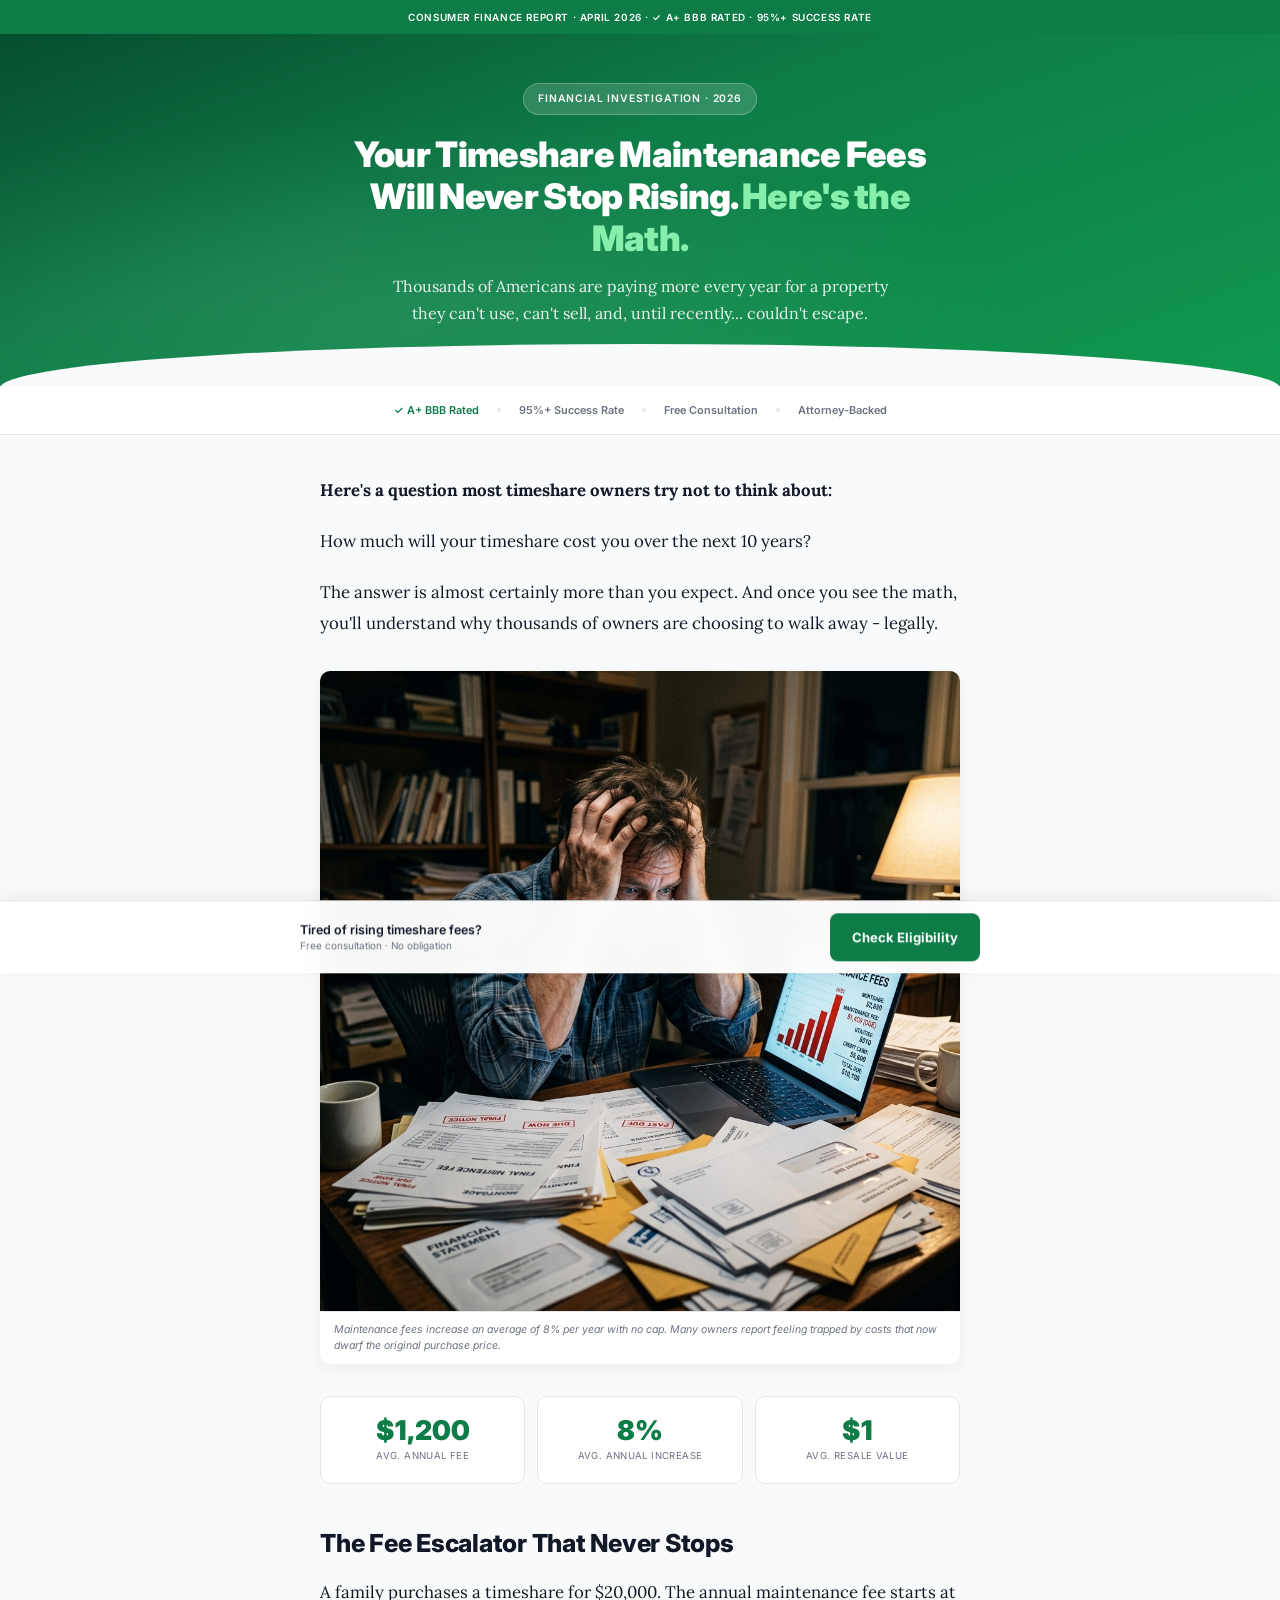
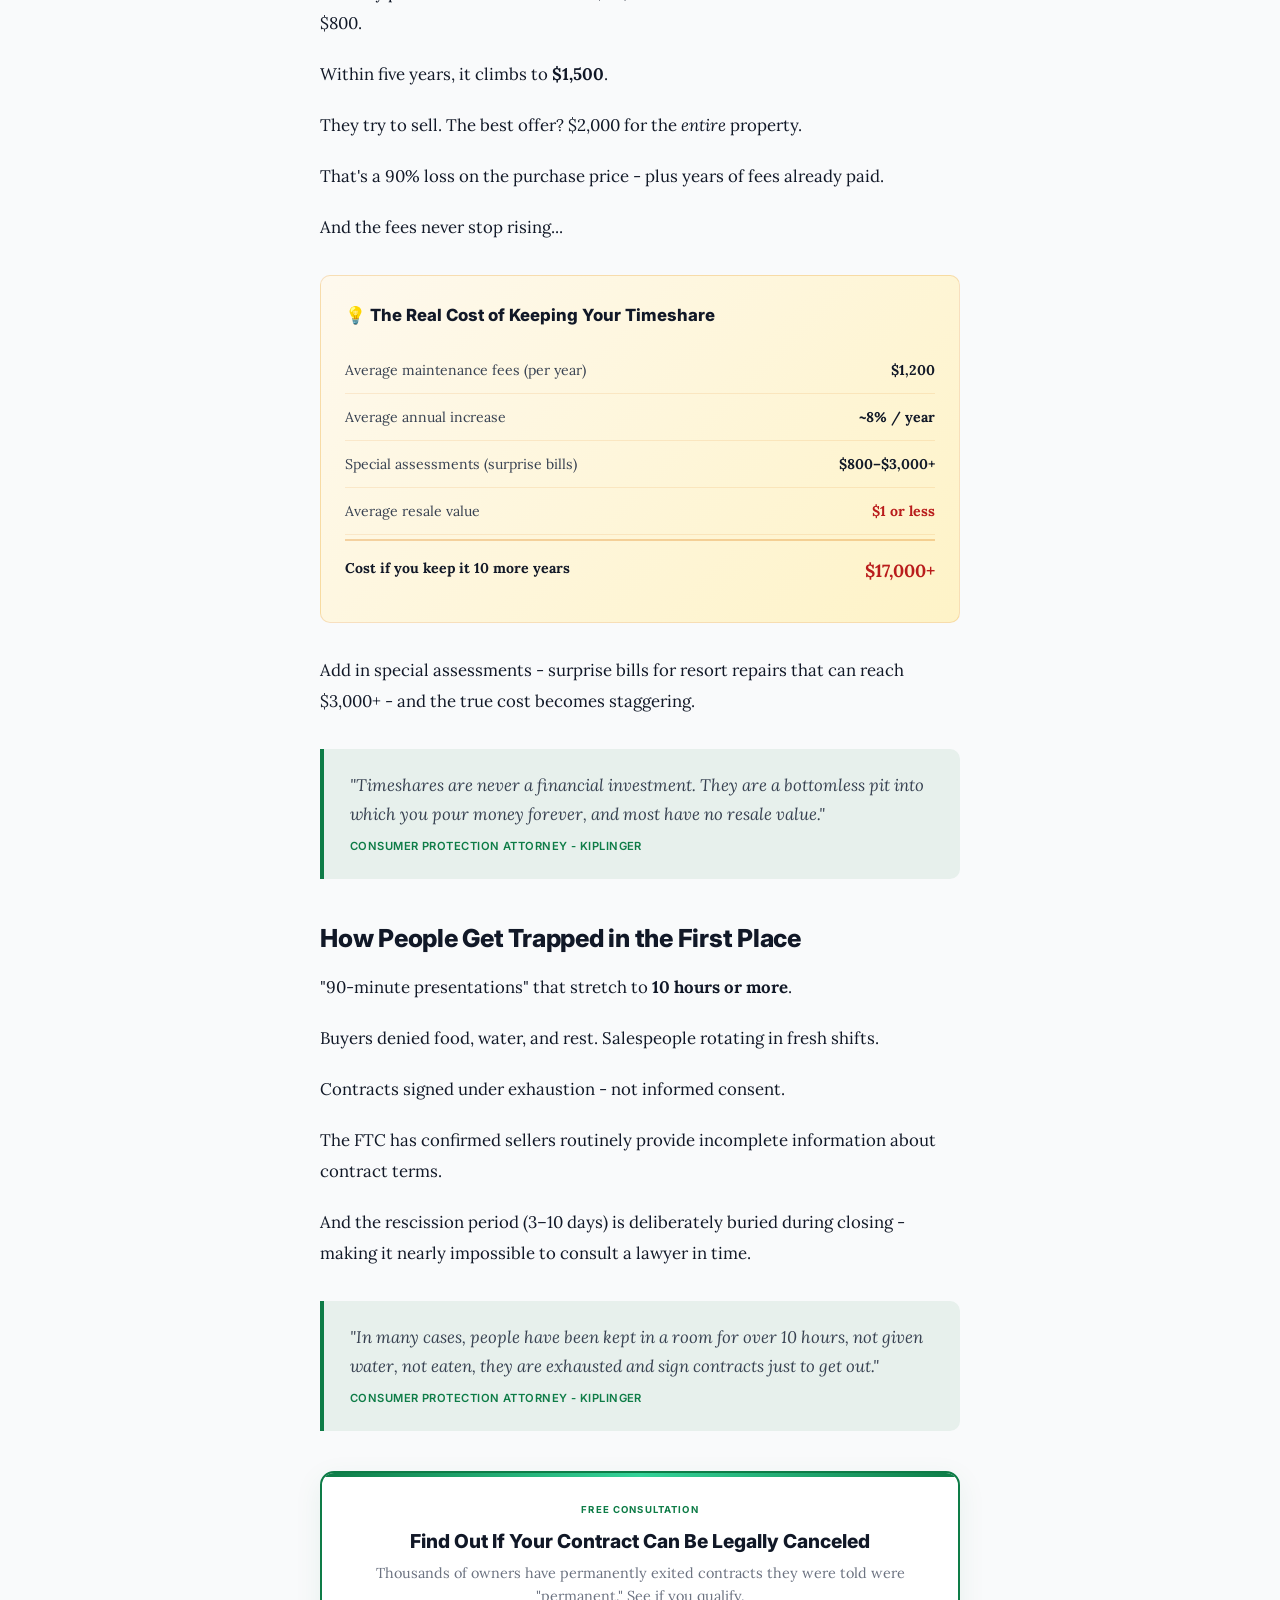
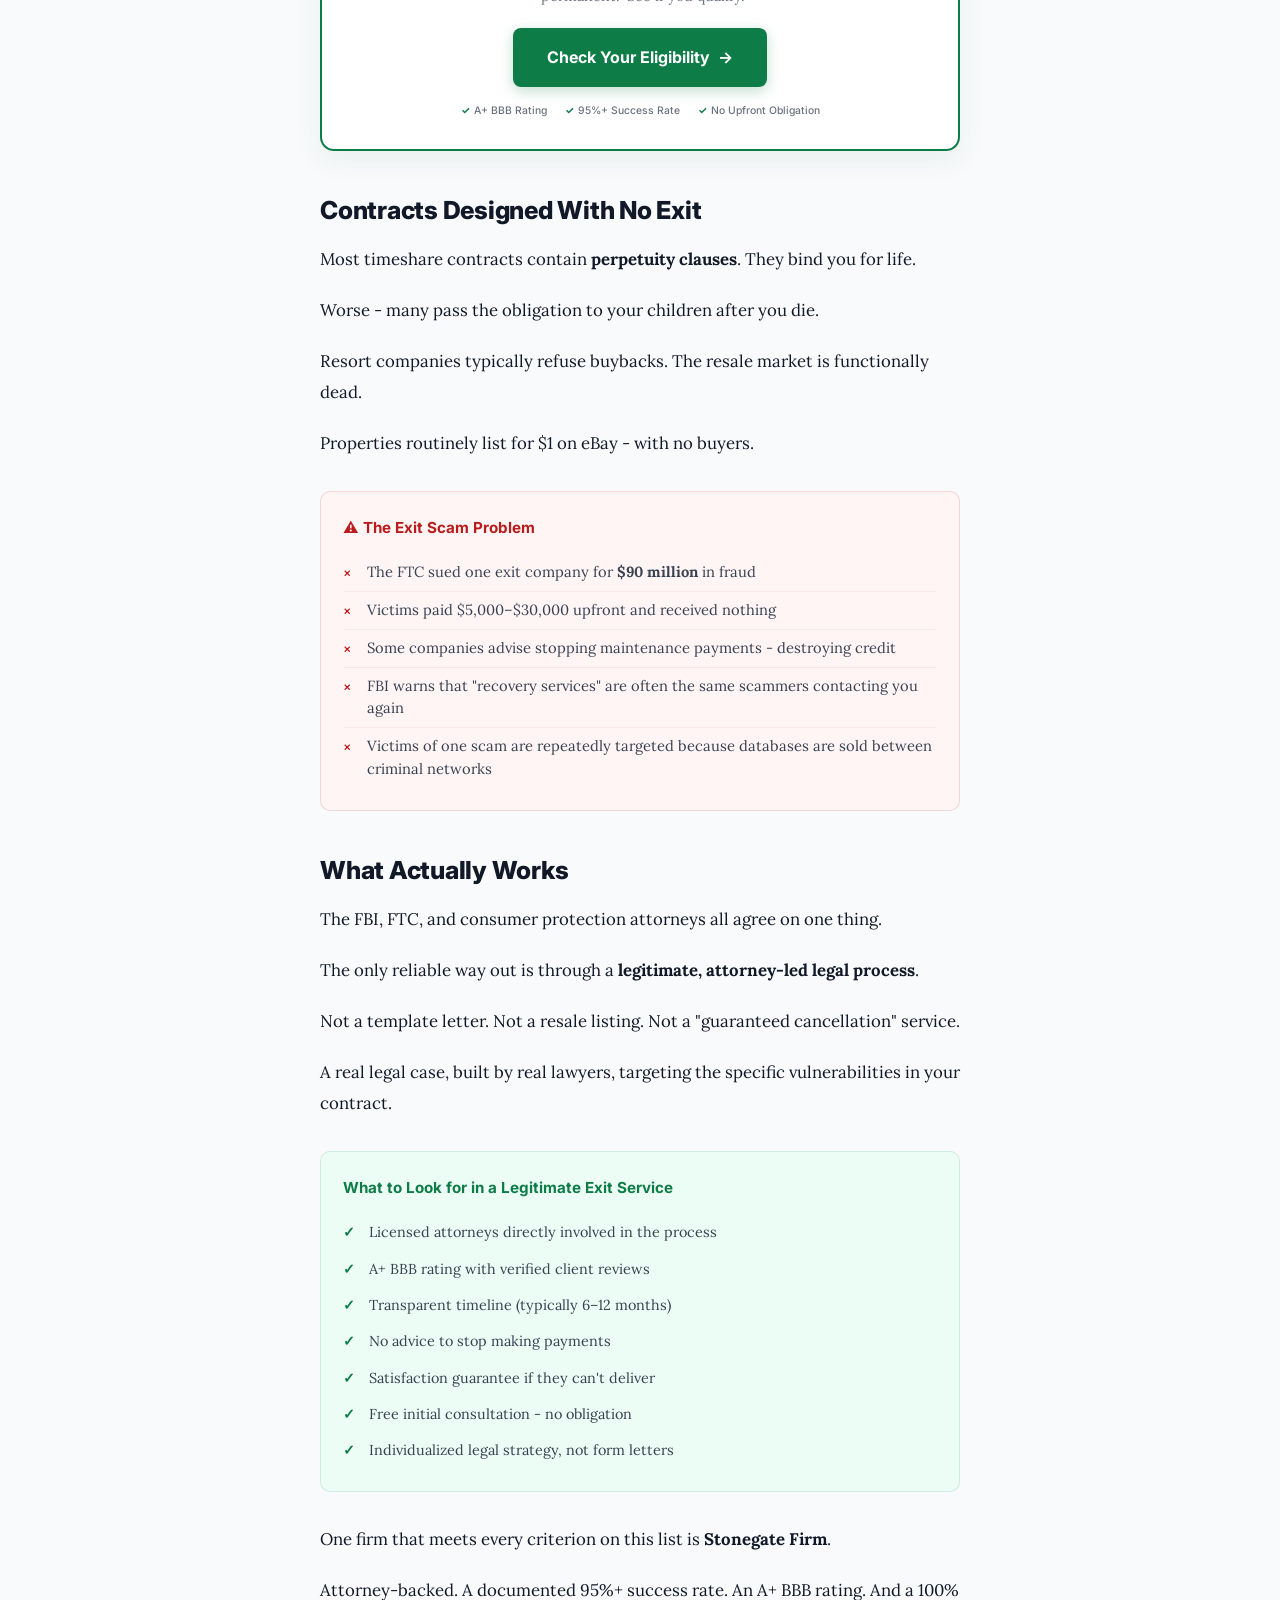
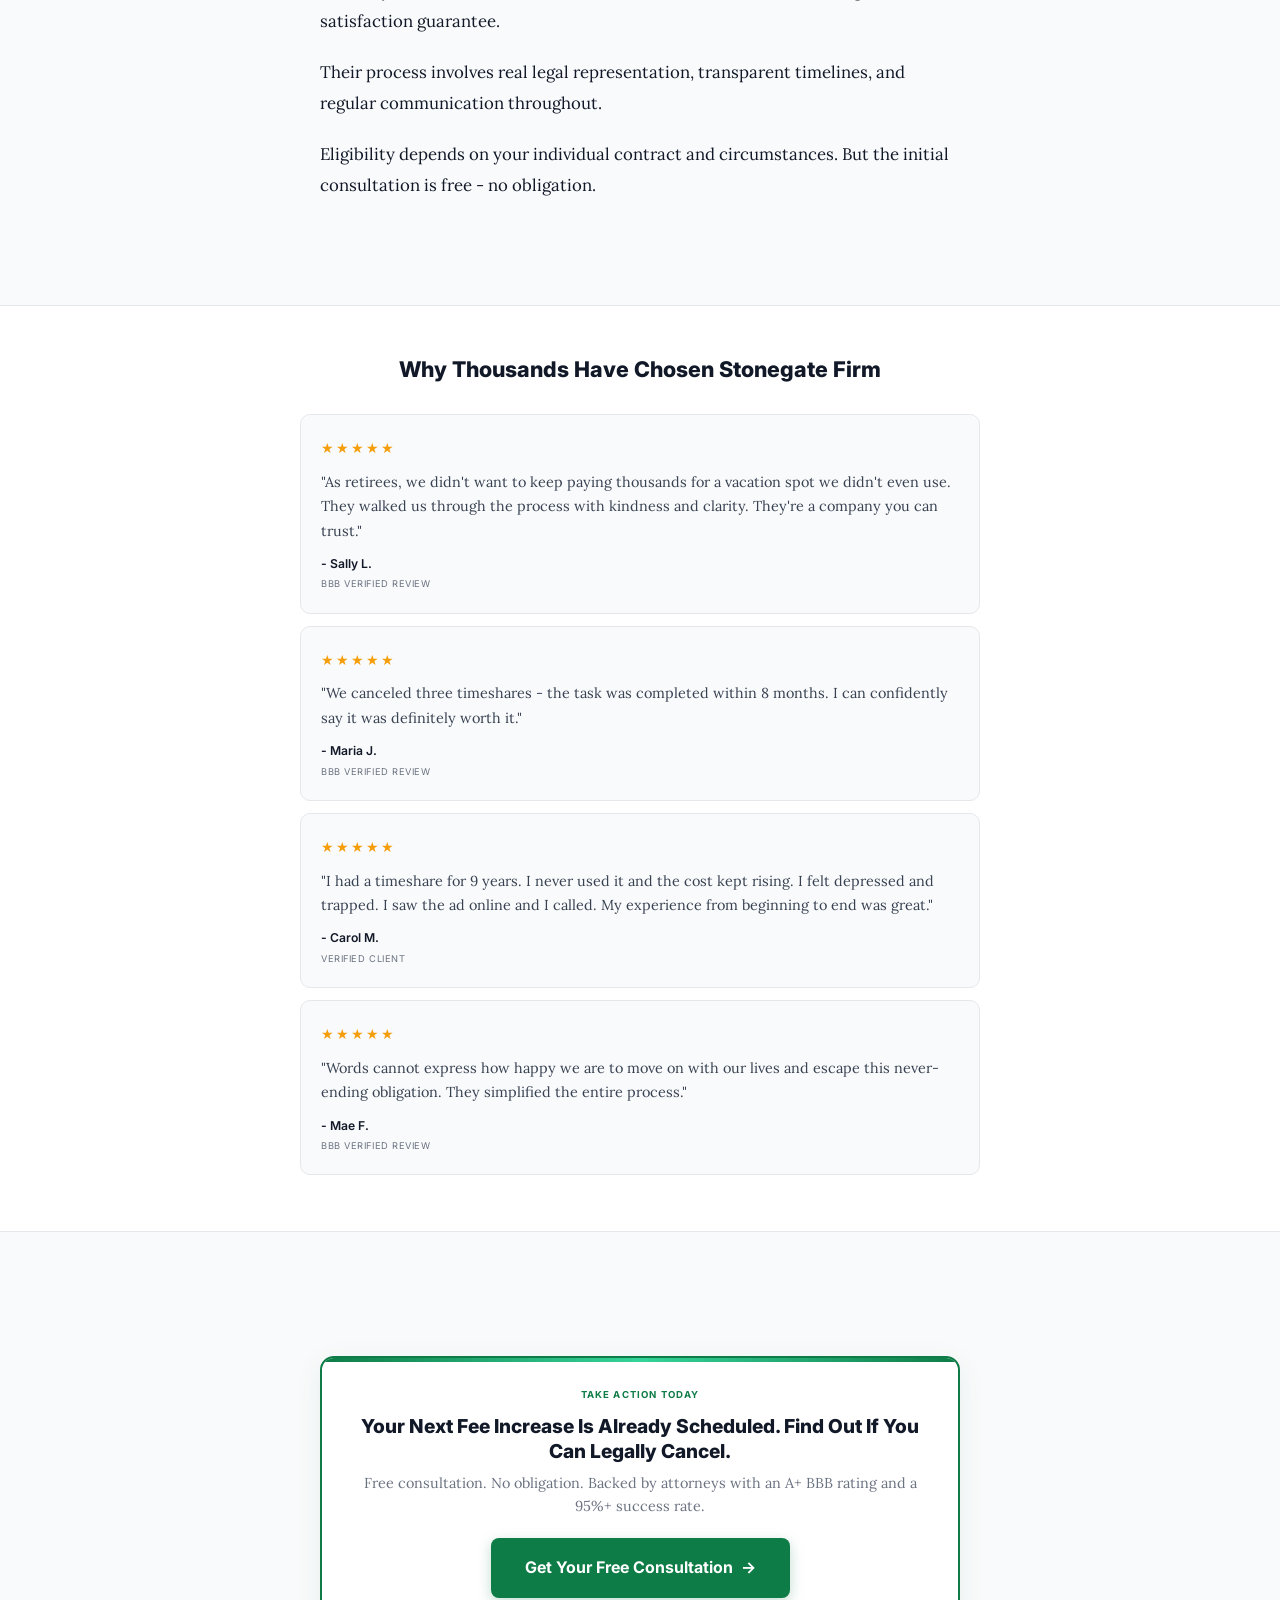
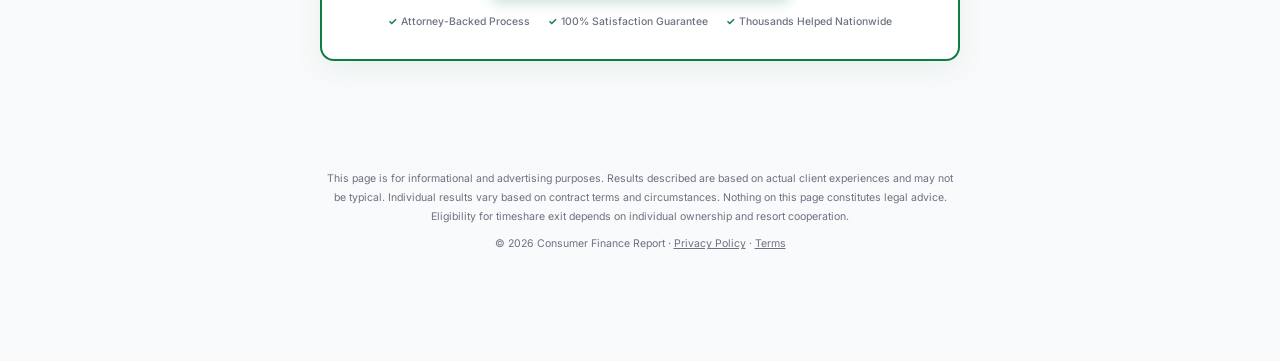
<file: lander-b-quiz.html>
<!DOCTYPE html>
<html lang="en">
<head>
<meta charset="UTF-8">
<meta name="viewport" content="width=device-width, initial-scale=1.0">
<title>Why Thousands of Timeshare Owners Are Legally Canceling Their Contracts in 2026</title>
<meta name="description" content="Maintenance fees rising every year with no end in sight? Thousands of owners are discovering a legal path out of contracts they were told were permanent.">
<meta property="og:type" content="article">
<meta property="og:title" content="Why Thousands of Timeshare Owners Are Legally Canceling Their Contracts">
<meta property="og:description" content="Fees rising, resale value at zero, and no way out? A legal option is finally available.">
<link rel="preconnect" href="https://fonts.googleapis.com">
<link rel="preconnect" href="https://fonts.gstatic.com" crossorigin>
<link href="https://fonts.googleapis.com/css2?family=Inter:wght@400;500;600;700;800;900&family=Lora:wght@400;500;600;700&display=swap" rel="stylesheet">
<style>
*, *::before, *::after { margin: 0; padding: 0; box-sizing: border-box; }

:root {
  --ink: #111827;
  --ink-mid: #374151;
  --ink-muted: #6b7280;
  --bg: #f9fafb;
  --bg-white: #ffffff;
  --green: #0e7c47;
  --green-dark: #0a6339;
  --green-light: #ecfdf5;
  --green-glow: rgba(14,124,71,0.08);
  --amber: #d97706;
  --amber-light: #fffbeb;
  --red: #b91c1c;
  --border: #e5e7eb;
  --shadow: 0 4px 16px rgba(0,0,0,0.06);
  --radius: 10px;
  --max-w: 680px;
}

html { font-size: 16px; scroll-behavior: smooth; -webkit-font-smoothing: antialiased; }

body {
  font-family: 'Lora', Georgia, serif;
  color: var(--ink);
  background: var(--bg);
  line-height: 1.85;
  padding-bottom: 80px;
}

/* - Top Bar - */
.top-bar {
  background: var(--green);
  color: #fff;
  text-align: center;
  padding: 8px 16px;
  font-family: 'Inter', sans-serif;
  font-size: 0.62rem;
  font-weight: 600;
  letter-spacing: 0.06em;
  text-transform: uppercase;
}

/* - Hero - */
.hero {
  background: linear-gradient(160deg, #064e2e 0%, #0e7c47 40%, #10994f 100%);
  color: #fff;
  padding: 48px 20px 60px;
  text-align: center;
  position: relative;
  overflow: hidden;
}
.hero::before {
  content: '';
  position: absolute;
  inset: 0;
  background: radial-gradient(ellipse at 30% 80%, rgba(255,255,255,0.08) 0%, transparent 50%);
}
.hero::after {
  content: '';
  position: absolute;
  bottom: -2px; left: 0; right: 0;
  height: 44px;
  background: var(--bg);
  border-radius: 50% 50% 0 0 / 100% 100% 0 0;
}
.hero-inner { max-width: 600px; margin: 0 auto; position: relative; z-index: 1; }
.hero-tag {
  display: inline-block;
  background: rgba(255,255,255,0.15);
  border: 1px solid rgba(255,255,255,0.25);
  padding: 5px 14px;
  border-radius: 20px;
  font-family: 'Inter', sans-serif;
  font-size: 0.65rem;
  font-weight: 600;
  text-transform: uppercase;
  letter-spacing: 0.08em;
  margin-bottom: 18px;
}
.hero h1 {
  font-family: 'Inter', sans-serif;
  font-size: clamp(1.5rem, 5vw, 2.2rem);
  font-weight: 900;
  line-height: 1.2;
  margin-bottom: 14px;
  letter-spacing: -0.02em;
}
.hero h1 em { font-style: normal; color: #86efac; }
.hero-sub {
  font-size: 1rem;
  line-height: 1.65;
  opacity: 0.9;
  max-width: 520px;
  margin: 0 auto;
}

/* - Trust Bar - */
.trust-bar {
  background: var(--bg-white);
  border-bottom: 1px solid var(--border);
  padding: 14px 20px;
}
.trust-bar-inner {
  max-width: var(--max-w);
  margin: 0 auto;
  display: flex;
  align-items: center;
  justify-content: center;
  gap: 18px;
  flex-wrap: wrap;
}
.trust-bar span {
  font-family: 'Inter', sans-serif;
  font-size: 0.68rem;
  font-weight: 600;
  color: var(--ink-muted);
  display: flex;
  align-items: center;
  gap: 5px;
}
.trust-bar .green { color: var(--green); }
.trust-bar .dot { width: 4px; height: 4px; background: var(--border); border-radius: 50%; }

/* - Article - */
.article { max-width: var(--max-w); margin: 0 auto; padding: 40px 20px; }
.article p { margin-bottom: 20px; font-size: 1.05rem; }
.article h2 {
  font-family: 'Inter', sans-serif;
  font-size: clamp(1.2rem, 4vw, 1.55rem);
  font-weight: 800;
  line-height: 1.25;
  margin: 44px 0 18px;
  color: var(--ink);
  letter-spacing: -0.01em;
}

/* - Stat Highlight - */
.stat-highlight {
  display: grid;
  grid-template-columns: repeat(3, 1fr);
  gap: 12px;
  margin: 32px 0;
}
.stat-box {
  background: var(--bg-white);
  border: 1px solid var(--border);
  border-radius: var(--radius);
  padding: 20px 14px;
  text-align: center;
}
.stat-box .sb-num {
  font-family: 'Inter', sans-serif;
  font-size: clamp(1.3rem, 4vw, 1.7rem);
  font-weight: 900;
  color: var(--green);
  line-height: 1;
}
.stat-box .sb-label {
  font-family: 'Inter', sans-serif;
  font-size: 0.6rem;
  color: var(--ink-muted);
  text-transform: uppercase;
  letter-spacing: 0.04em;
  margin-top: 6px;
  line-height: 1.3;
}

/* - Cost Card - */
.cost-card {
  background: linear-gradient(135deg, #fef9ee 0%, #fef3c7 100%);
  border: 1px solid rgba(217,119,6,0.2);
  border-radius: var(--radius);
  padding: 24px;
  margin: 32px 0;
}
.cost-card h3 {
  font-family: 'Inter', sans-serif;
  font-size: 1.05rem;
  font-weight: 800;
  color: var(--ink);
  margin-bottom: 16px;
  display: flex;
  align-items: center;
  gap: 8px;
}
.cost-row {
  display: flex;
  justify-content: space-between;
  padding: 10px 0;
  border-bottom: 1px solid rgba(217,119,6,0.12);
  font-size: 0.88rem;
}
.cost-row:last-child { border: none; }
.cost-row .cr-label { color: var(--ink-mid); }
.cost-row .cr-value { font-weight: 700; color: var(--ink); }
.cost-row.total { padding-top: 14px; margin-top: 4px; border-top: 2px solid rgba(217,119,6,0.3); border-bottom: none; }
.cost-row.total .cr-label { font-weight: 700; color: var(--ink); }
.cost-row.total .cr-value { color: var(--red); font-size: 1.1rem; }

/* - Pull Quote - */
.pull-quote {
  border-left: 4px solid var(--green);
  background: var(--green-glow);
  padding: 22px 22px 22px 26px;
  margin: 32px 0;
  border-radius: 0 var(--radius) var(--radius) 0;
}
.pull-quote p {
  font-size: 1.05rem;
  font-style: italic;
  color: var(--ink-mid);
  margin-bottom: 8px;
  line-height: 1.7;
}
.pull-quote .pq-source {
  font-family: 'Inter', sans-serif;
  font-size: 0.7rem;
  font-weight: 600;
  color: var(--green);
  text-transform: uppercase;
  letter-spacing: 0.04em;
}

/* - Warning Box - */
.warning-box {
  background: #fff5f5;
  border: 1px solid rgba(185,28,28,0.15);
  border-radius: var(--radius);
  padding: 22px;
  margin: 32px 0;
}
.warning-box .wb-title {
  font-family: 'Inter', sans-serif;
  font-size: 0.95rem;
  font-weight: 700;
  color: var(--red);
  margin-bottom: 12px;
  display: flex;
  align-items: center;
  gap: 8px;
}
.warning-box ul { list-style: none; }
.warning-box ul li {
  padding: 7px 0 7px 24px;
  position: relative;
  font-size: 0.92rem;
  line-height: 1.55;
  color: var(--ink-mid);
  border-bottom: 1px solid rgba(185,28,28,0.06);
}
.warning-box ul li:last-child { border: none; }
.warning-box ul li::before {
  content: '×';
  position: absolute;
  left: 0;
  color: var(--red);
  font-weight: 700;
  font-size: 1rem;
}

/* - CTA Card - */
.cta-card {
  background: var(--bg-white);
  border: 2px solid var(--green);
  border-radius: 14px;
  padding: 28px 22px;
  margin: 40px 0;
  text-align: center;
  position: relative;
  overflow: hidden;
  box-shadow: 0 8px 28px rgba(14,124,71,0.08);
}
.cta-card::before {
  content: '';
  position: absolute;
  top: 0; left: 0; right: 0;
  height: 4px;
  background: linear-gradient(90deg, var(--green), #34d399, var(--green));
}
.cta-card .cc-label {
  font-family: 'Inter', sans-serif;
  font-size: 0.6rem;
  font-weight: 700;
  text-transform: uppercase;
  letter-spacing: 0.12em;
  color: var(--green);
  margin-bottom: 10px;
}
.cta-card h3 {
  font-family: 'Inter', sans-serif;
  font-size: 1.2rem;
  font-weight: 800;
  margin-bottom: 8px;
  color: var(--ink);
  line-height: 1.3;
}
.cta-card .cc-sub {
  font-size: 0.9rem;
  color: var(--ink-muted);
  margin-bottom: 20px;
  line-height: 1.6;
}
.cta-btn {
  display: inline-flex;
  align-items: center;
  gap: 8px;
  background: var(--green);
  color: #fff;
  padding: 15px 34px;
  border-radius: 8px;
  font-family: 'Inter', sans-serif;
  font-size: 1rem;
  font-weight: 700;
  text-decoration: none;
  transition: all 0.3s;
  box-shadow: 0 4px 14px rgba(14,124,71,0.25);
}
.cta-btn:hover {
  background: var(--green-dark);
  transform: translateY(-2px);
  box-shadow: 0 6px 20px rgba(14,124,71,0.35);
}
.cta-btn::after { content: ' →'; }
.cta-trust {
  display: flex;
  justify-content: center;
  gap: 18px;
  margin-top: 14px;
  flex-wrap: wrap;
}
.cta-trust span {
  font-family: 'Inter', sans-serif;
  font-size: 0.65rem;
  font-weight: 500;
  color: var(--ink-muted);
  display: flex;
  align-items: center;
  gap: 4px;
}
.cta-trust span::before { content: '✓'; color: var(--green); font-weight: 700; }

/* - Checklist - */
.checklist {
  background: var(--green-light);
  border: 1px solid rgba(14,124,71,0.12);
  border-radius: var(--radius);
  padding: 22px;
  margin: 32px 0;
}
.checklist .cl-title {
  font-family: 'Inter', sans-serif;
  font-size: 0.95rem;
  font-weight: 700;
  color: var(--green);
  margin-bottom: 12px;
}
.checklist ul { list-style: none; }
.checklist ul li {
  padding: 7px 0 7px 26px;
  position: relative;
  font-size: 0.9rem;
  line-height: 1.55;
  color: var(--ink-mid);
}
.checklist ul li::before {
  content: '✓';
  position: absolute;
  left: 0;
  color: var(--green);
  font-weight: 700;
}

/* - Testimonials - */
.reviews {
  background: var(--bg-white);
  border-top: 1px solid var(--border);
  border-bottom: 1px solid var(--border);
  padding: 44px 20px;
  margin: 44px 0;
}
.reviews-inner { max-width: var(--max-w); margin: 0 auto; }
.reviews-inner h2 {
  font-family: 'Inter', sans-serif;
  font-size: 1.35rem;
  font-weight: 800;
  text-align: center;
  margin-bottom: 24px;
}
.rev-card {
  background: var(--bg);
  border: 1px solid var(--border);
  border-radius: var(--radius);
  padding: 20px;
  margin-bottom: 12px;
  transition: box-shadow 0.3s;
}
.rev-card:hover { box-shadow: var(--shadow); }
.rv-stars { color: #f59e0b; font-size: 0.9rem; margin-bottom: 8px; letter-spacing: 2px; }
.rv-text { font-size: 0.9rem; color: var(--ink-mid); line-height: 1.7; margin-bottom: 10px; }
.rv-author { font-family: 'Inter', sans-serif; font-size: 0.76rem; font-weight: 600; color: var(--ink); }
.rv-badge { font-family: 'Inter', sans-serif; font-size: 0.58rem; color: var(--ink-muted); text-transform: uppercase; letter-spacing: 0.06em; }

/* - Footer - */
.site-footer {
  max-width: var(--max-w);
  margin: 0 auto;
  padding: 28px 20px;
  text-align: center;
  font-family: 'Inter', sans-serif;
  font-size: 0.66rem;
  color: var(--ink-muted);
  line-height: 1.8;
}
.site-footer a { color: var(--ink-muted); }

/* - Sticky CTA - */
.sticky-cta {
  position: fixed;
  bottom: 0; left: 0; right: 0;
  background: rgba(255,255,255,0.97);
  backdrop-filter: blur(12px);
  -webkit-backdrop-filter: blur(12px);
  border-top: 1px solid var(--border);
  padding: 12px 20px;
  z-index: 1000;
  transform: translateY(100%);
  transition: transform 0.4s cubic-bezier(0.16,1,0.3,1);
  box-shadow: 0 -4px 20px rgba(0,0,0,0.06);
}
.sticky-cta.visible { transform: translateY(0); }
.sticky-inner {
  max-width: var(--max-w);
  margin: 0 auto;
  display: flex;
  align-items: center;
  justify-content: space-between;
  gap: 12px;
}
.sticky-inner .st-text {
  font-family: 'Inter', sans-serif;
  font-size: 0.78rem;
  font-weight: 600;
  color: var(--ink);
  line-height: 1.3;
}
.sticky-inner .st-text small { display: block; font-size: 0.62rem; font-weight: 400; color: var(--ink-muted); }
.sticky-inner .st-btn {
  padding: 12px 22px;
  background: var(--green);
  color: #fff;
  border-radius: 8px;
  font-family: 'Inter', sans-serif;
  font-size: 0.82rem;
  font-weight: 700;
  text-decoration: none;
  white-space: nowrap;
  flex-shrink: 0;
  transition: background 0.2s;
}
.sticky-inner .st-btn:hover { background: var(--green-dark); }

/* - Article Image - */
.article-img {
  margin: 32px 0;
  border-radius: var(--radius);
  overflow: hidden;
  box-shadow: var(--shadow);
}
.article-img img {
  width: 100%;
  height: auto;
  display: block;
}
.article-img .img-caption {
  font-family: 'Inter', sans-serif;
  font-size: 0.66rem;
  color: var(--ink-muted);
  padding: 10px 14px;
  background: var(--bg-white);
  border-top: 1px solid var(--border);
  line-height: 1.5;
  font-style: italic;
}

/* - Animations - */
.fade-in {
  opacity: 0;
  transform: translateY(16px);
  transition: opacity 0.5s ease, transform 0.5s ease;
}
.fade-in.visible { opacity: 1; transform: translateY(0); }

@media (max-width: 600px) {
  .hero { padding: 36px 16px 52px; }
  .article { padding: 28px 16px; }
  .stat-highlight { grid-template-columns: repeat(3, 1fr); gap: 8px; }
  .stat-box { padding: 16px 8px; }
  .stat-box .sb-num { font-size: 1.15rem; }
  .cta-card { padding: 22px 16px; }
  .cta-btn { padding: 14px 26px; width: 100%; justify-content: center; }
}
</style>
</head>
<body>

<div class="top-bar">Consumer Finance Report · April 2026 · ✓ A+ BBB Rated · 95%+ Success Rate</div>

<section class="hero">
  <div class="hero-inner">
    <div class="hero-tag">Financial Investigation · 2026</div>
    <h1>Your Timeshare Maintenance Fees Will Never Stop Rising. <em>Here's the Math.</em></h1>
    <p class="hero-sub">Thousands of Americans are paying more every year for a property they can't use, can't sell, and, until recently... couldn't escape.</p>
  </div>
</section>

<div class="trust-bar">
  <div class="trust-bar-inner">
    <span class="green">✓ A+ BBB Rated</span>
    <span class="dot"></span>
    <span>95%+ Success Rate</span>
    <span class="dot"></span>
    <span>Free Consultation</span>
    <span class="dot"></span>
    <span>Attorney-Backed</span>
  </div>
</div>

<article class="article">

  <p class="fade-in"><strong>Here's a question most timeshare owners try not to think about:</strong></p>

  <p class="fade-in">How much will your timeshare cost you over the next 10 years?</p>

  <p class="fade-in">The answer is almost certainly more than you expect. And once you see the math, you'll understand why thousands of owners are choosing to walk away - legally.</p>

  <div class="article-img fade-in">
    <img src="img-fees.png" alt="A stressed homeowner surrounded by rising maintenance fee bills and financial statements" loading="lazy">
    <div class="img-caption">Maintenance fees increase an average of 8% per year with no cap. Many owners report feeling trapped by costs that now dwarf the original purchase price.</div>
  </div>

  <div class="stat-highlight fade-in">
    <div class="stat-box">
      <div class="sb-num">$1,200</div>
      <div class="sb-label">Avg. Annual Fee</div>
    </div>
    <div class="stat-box">
      <div class="sb-num">8%</div>
      <div class="sb-label">Avg. Annual Increase</div>
    </div>
    <div class="stat-box">
      <div class="sb-num">$1</div>
      <div class="sb-label">Avg. Resale Value</div>
    </div>
  </div>

  <h2 class="fade-in">The Fee Escalator That Never Stops</h2>

  <p class="fade-in">A family purchases a timeshare for $20,000. The annual maintenance fee starts at $800.</p>
  
  <p class="fade-in">Within five years, it climbs to <strong>$1,500</strong>.</p>

  <p class="fade-in">They try to sell. The best offer? $2,000 for the <em>entire</em> property.</p>

  <p class="fade-in">That's a 90% loss on the purchase price - plus years of fees already paid.</p>

  <p class="fade-in">And the fees never stop rising...</p>

  <div class="cost-card fade-in">
    <h3>💡 The Real Cost of Keeping Your Timeshare</h3>
    <div class="cost-row">
      <span class="cr-label">Average maintenance fees (per year)</span>
      <span class="cr-value">$1,200</span>
    </div>
    <div class="cost-row">
      <span class="cr-label">Average annual increase</span>
      <span class="cr-value">~8% / year</span>
    </div>
    <div class="cost-row">
      <span class="cr-label">Special assessments (surprise bills)</span>
      <span class="cr-value">$800–$3,000+</span>
    </div>
    <div class="cost-row">
      <span class="cr-label">Average resale value</span>
      <span class="cr-value" style="color:#b91c1c;">$1 or less</span>
    </div>
    <div class="cost-row total">
      <span class="cr-label">Cost if you keep it 10 more years</span>
      <span class="cr-value">$17,000+</span>
    </div>
  </div>

  <p class="fade-in">Add in special assessments - surprise bills for resort repairs that can reach $3,000+ - and the true cost becomes staggering.</p>

  <div class="pull-quote fade-in">
    <p>"Timeshares are never a financial investment. They are a bottomless pit into which you pour money forever, and most have no resale value."</p>
    <div class="pq-source">Consumer Protection Attorney - Kiplinger</div>
  </div>

  <h2 class="fade-in">How People Get Trapped in the First Place</h2>

  <p class="fade-in">"90-minute presentations" that stretch to <strong>10 hours or more</strong>.</p>

  <p class="fade-in">Buyers denied food, water, and rest. Salespeople rotating in fresh shifts.</p>

  <p class="fade-in">Contracts signed under exhaustion - not informed consent.</p>

  <p class="fade-in">The FTC has confirmed sellers routinely provide incomplete information about contract terms.</p>

  <p class="fade-in">And the rescission period (3–10 days) is deliberately buried during closing - making it nearly impossible to consult a lawyer in time.</p>

  <div class="pull-quote fade-in">
    <p>"In many cases, people have been kept in a room for over 10 hours, not given water, not eaten, they are exhausted and sign contracts just to get out."</p>
    <div class="pq-source">Consumer Protection Attorney - Kiplinger</div>
  </div>

  <!-- Mid CTA -->
  <div class="cta-card fade-in">
    <div class="cc-label">Free Consultation</div>
    <h3>Find Out If Your Contract Can Be Legally Canceled</h3>
    <p class="cc-sub">Thousands of owners have permanently exited contracts they were told were "permanent." See if you qualify.</p>
    <a href="#" class="cta-btn">Check Your Eligibility</a>
    <div class="cta-trust">
      <span>A+ BBB Rating</span>
      <span>95%+ Success Rate</span>
      <span>No Upfront Obligation</span>
    </div>
  </div>

  <h2 class="fade-in">Contracts Designed With No Exit</h2>

  <p class="fade-in">Most timeshare contracts contain <strong>perpetuity clauses</strong>. They bind you for life.</p>

  <p class="fade-in">Worse - many pass the obligation to your children after you die.</p>

  <p class="fade-in">Resort companies typically refuse buybacks. The resale market is functionally dead.</p>

  <p class="fade-in">Properties routinely list for $1 on eBay - with no buyers.</p>

  <div class="warning-box fade-in">
    <div class="wb-title">⚠ The Exit Scam Problem</div>
    <ul>
      <li>The FTC sued one exit company for <strong>$90 million</strong> in fraud</li>
      <li>Victims paid $5,000–$30,000 upfront and received nothing</li>
      <li>Some companies advise stopping maintenance payments - destroying credit</li>
      <li>FBI warns that "recovery services" are often the same scammers contacting you again</li>
      <li>Victims of one scam are repeatedly targeted because databases are sold between criminal networks</li>
    </ul>
  </div>

  <h2 class="fade-in">What Actually Works</h2>

  <p class="fade-in">The FBI, FTC, and consumer protection attorneys all agree on one thing.</p>

  <p class="fade-in">The only reliable way out is through a <strong>legitimate, attorney-led legal process</strong>.</p>

  <p class="fade-in">Not a template letter. Not a resale listing. Not a "guaranteed cancellation" service.</p>

  <p class="fade-in">A real legal case, built by real lawyers, targeting the specific vulnerabilities in your contract.</p>

  <div class="checklist fade-in">
    <div class="cl-title">What to Look for in a Legitimate Exit Service</div>
    <ul>
      <li>Licensed attorneys directly involved in the process</li>
      <li>A+ BBB rating with verified client reviews</li>
      <li>Transparent timeline (typically 6–12 months)</li>
      <li>No advice to stop making payments</li>
      <li>Satisfaction guarantee if they can't deliver</li>
      <li>Free initial consultation - no obligation</li>
      <li>Individualized legal strategy, not form letters</li>
    </ul>
  </div>

  <p class="fade-in">One firm that meets every criterion on this list is <strong>Stonegate Firm</strong>.</p>

  <p class="fade-in">Attorney-backed. A documented 95%+ success rate. An A+ BBB rating. And a 100% satisfaction guarantee.</p>

  <p class="fade-in">Their process involves real legal representation, transparent timelines, and regular communication throughout.</p>

  <p class="fade-in">Eligibility depends on your individual contract and circumstances. But the initial consultation is free - no obligation.</p>

</article>

<!-- Testimonials -->
<section class="reviews">
  <div class="reviews-inner">
    <h2>Why Thousands Have Chosen Stonegate Firm</h2>

    <div class="rev-card fade-in">
      <div class="rv-stars">★★★★★</div>
      <p class="rv-text">"As retirees, we didn't want to keep paying thousands for a vacation spot we didn't even use. They walked us through the process with kindness and clarity. They're a company you can trust."</p>
      <div class="rv-author"> -  Sally L.</div>
      <div class="rv-badge">BBB Verified Review</div>
    </div>

    <div class="rev-card fade-in">
      <div class="rv-stars">★★★★★</div>
      <p class="rv-text">"We canceled three timeshares - the task was completed within 8 months. I can confidently say it was definitely worth it."</p>
      <div class="rv-author"> -  Maria J.</div>
      <div class="rv-badge">BBB Verified Review</div>
    </div>

    <div class="rev-card fade-in">
      <div class="rv-stars">★★★★★</div>
      <p class="rv-text">"I had a timeshare for 9 years. I never used it and the cost kept rising. I felt depressed and trapped. I saw the ad online and I called. My experience from beginning to end was great."</p>
      <div class="rv-author"> -  Carol M.</div>
      <div class="rv-badge">Verified Client</div>
    </div>

    <div class="rev-card fade-in">
      <div class="rv-stars">★★★★★</div>
      <p class="rv-text">"Words cannot express how happy we are to move on with our lives and escape this never-ending obligation. They simplified the entire process."</p>
      <div class="rv-author"> -  Mae F.</div>
      <div class="rv-badge">BBB Verified Review</div>
    </div>
  </div>
</section>

<!-- Bottom CTA -->
<div class="article" id="cta-bottom">
  <div class="cta-card fade-in">
    <div class="cc-label">Take Action Today</div>
    <h3>Your Next Fee Increase Is Already Scheduled. Find Out If You Can Legally Cancel.</h3>
    <p class="cc-sub">Free consultation. No obligation. Backed by attorneys with an A+ BBB rating and a 95%+ success rate.</p>
    <a href="#" class="cta-btn">Get Your Free Consultation</a>
    <div class="cta-trust">
      <span>Attorney-Backed Process</span>
      <span>100% Satisfaction Guarantee</span>
      <span>Thousands Helped Nationwide</span>
    </div>
  </div>
</div>

<footer class="site-footer">
  <p>This page is for informational and advertising purposes. Results described are based on actual client experiences and may not be typical. Individual results vary based on contract terms and circumstances. Nothing on this page constitutes legal advice. Eligibility for timeshare exit depends on individual ownership and resort cooperation.</p>
  <p style="margin-top: 8px;">© 2026 Consumer Finance Report · <a href="#">Privacy Policy</a> · <a href="#">Terms</a></p>
</footer>

<!-- Sticky CTA -->
<div class="sticky-cta" id="stickyCta">
  <div class="sticky-inner">
    <div class="st-text">Tired of rising timeshare fees?<small>Free consultation · No obligation</small></div>
    <a href="#" class="st-btn">Check Eligibility</a>
  </div>
</div>

<script>
// Sticky show on scroll
const sticky = document.getElementById('stickyCta');
window.addEventListener('scroll', () => {
  sticky.classList.toggle('visible', window.scrollY / (document.body.scrollHeight - window.innerHeight) > 0.3);
}, { passive: true });

// Fade in on scroll
const observer = new IntersectionObserver(entries => {
  entries.forEach(e => { if (e.isIntersecting) { e.target.classList.add('visible'); observer.unobserve(e.target); }});
}, { threshold: 0.08 });
document.querySelectorAll('.fade-in').forEach(el => observer.observe(el));
</script>

</body>
</html>
</file>
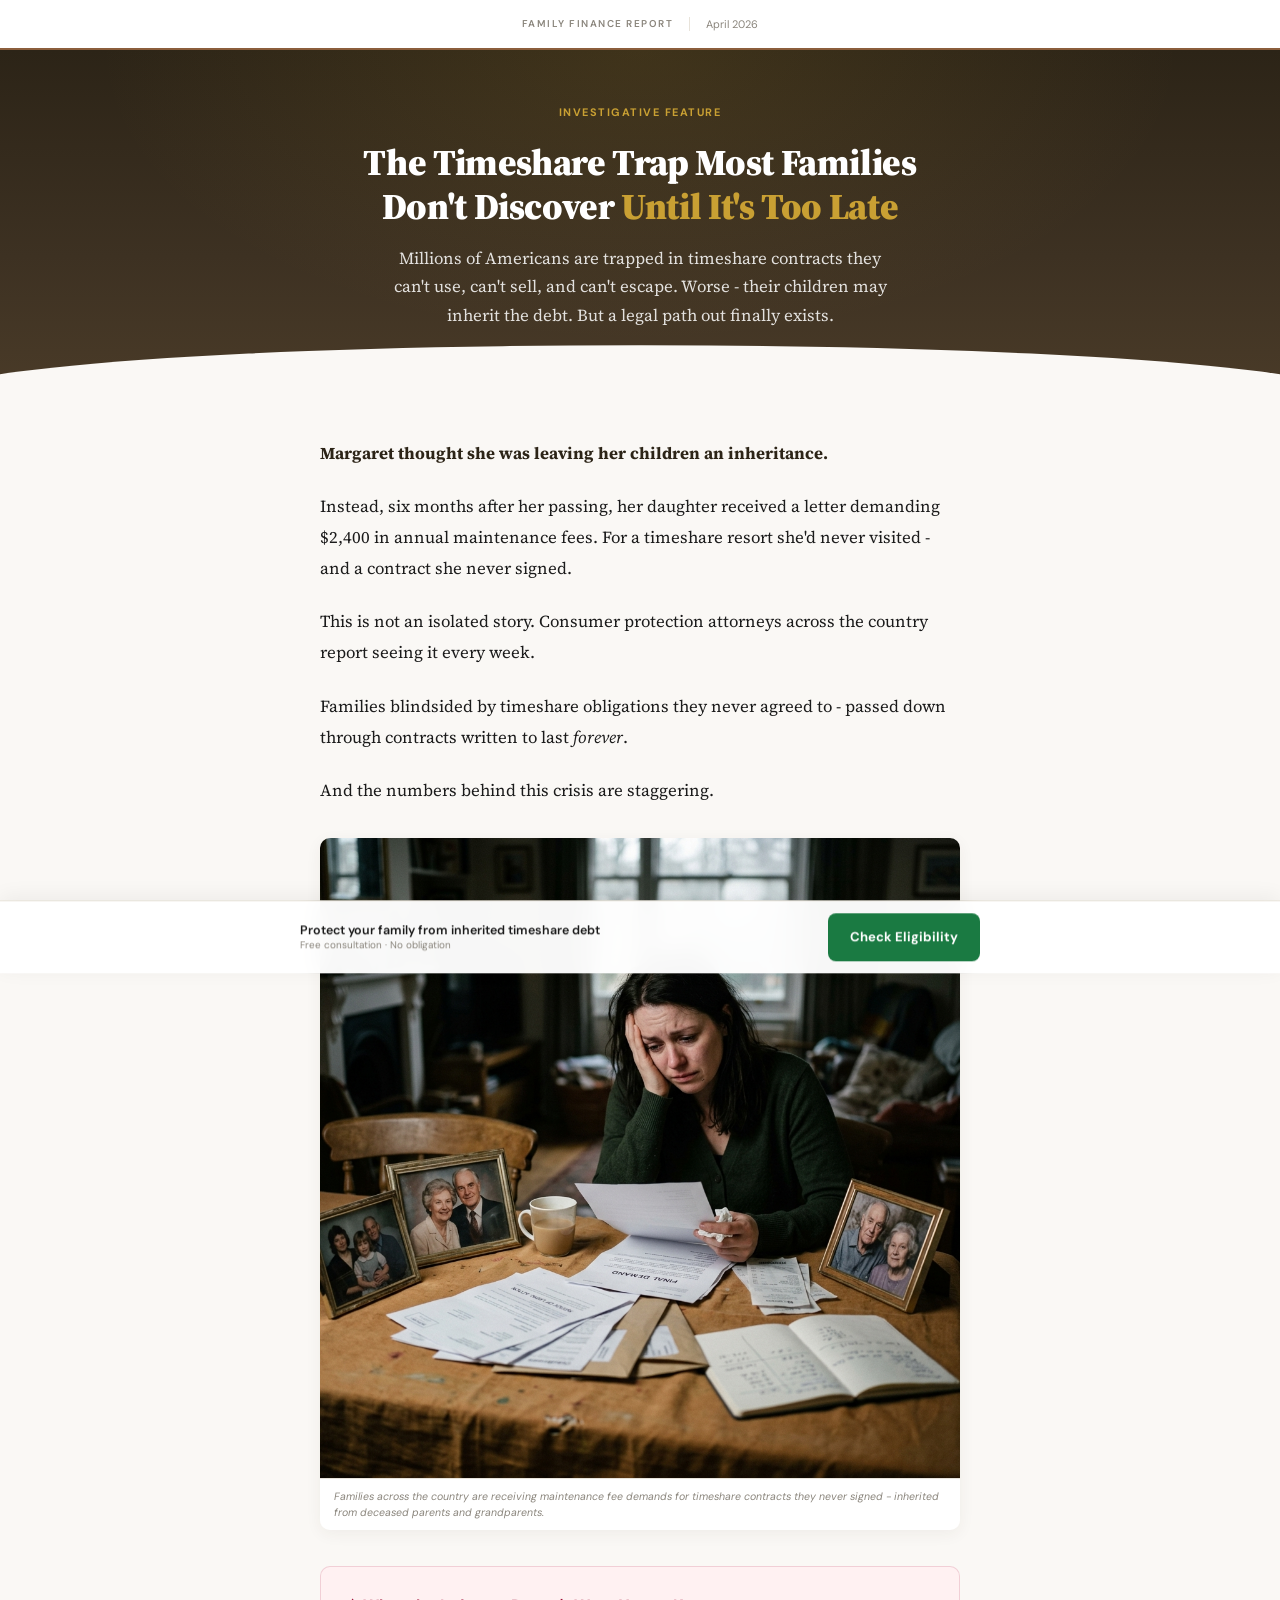
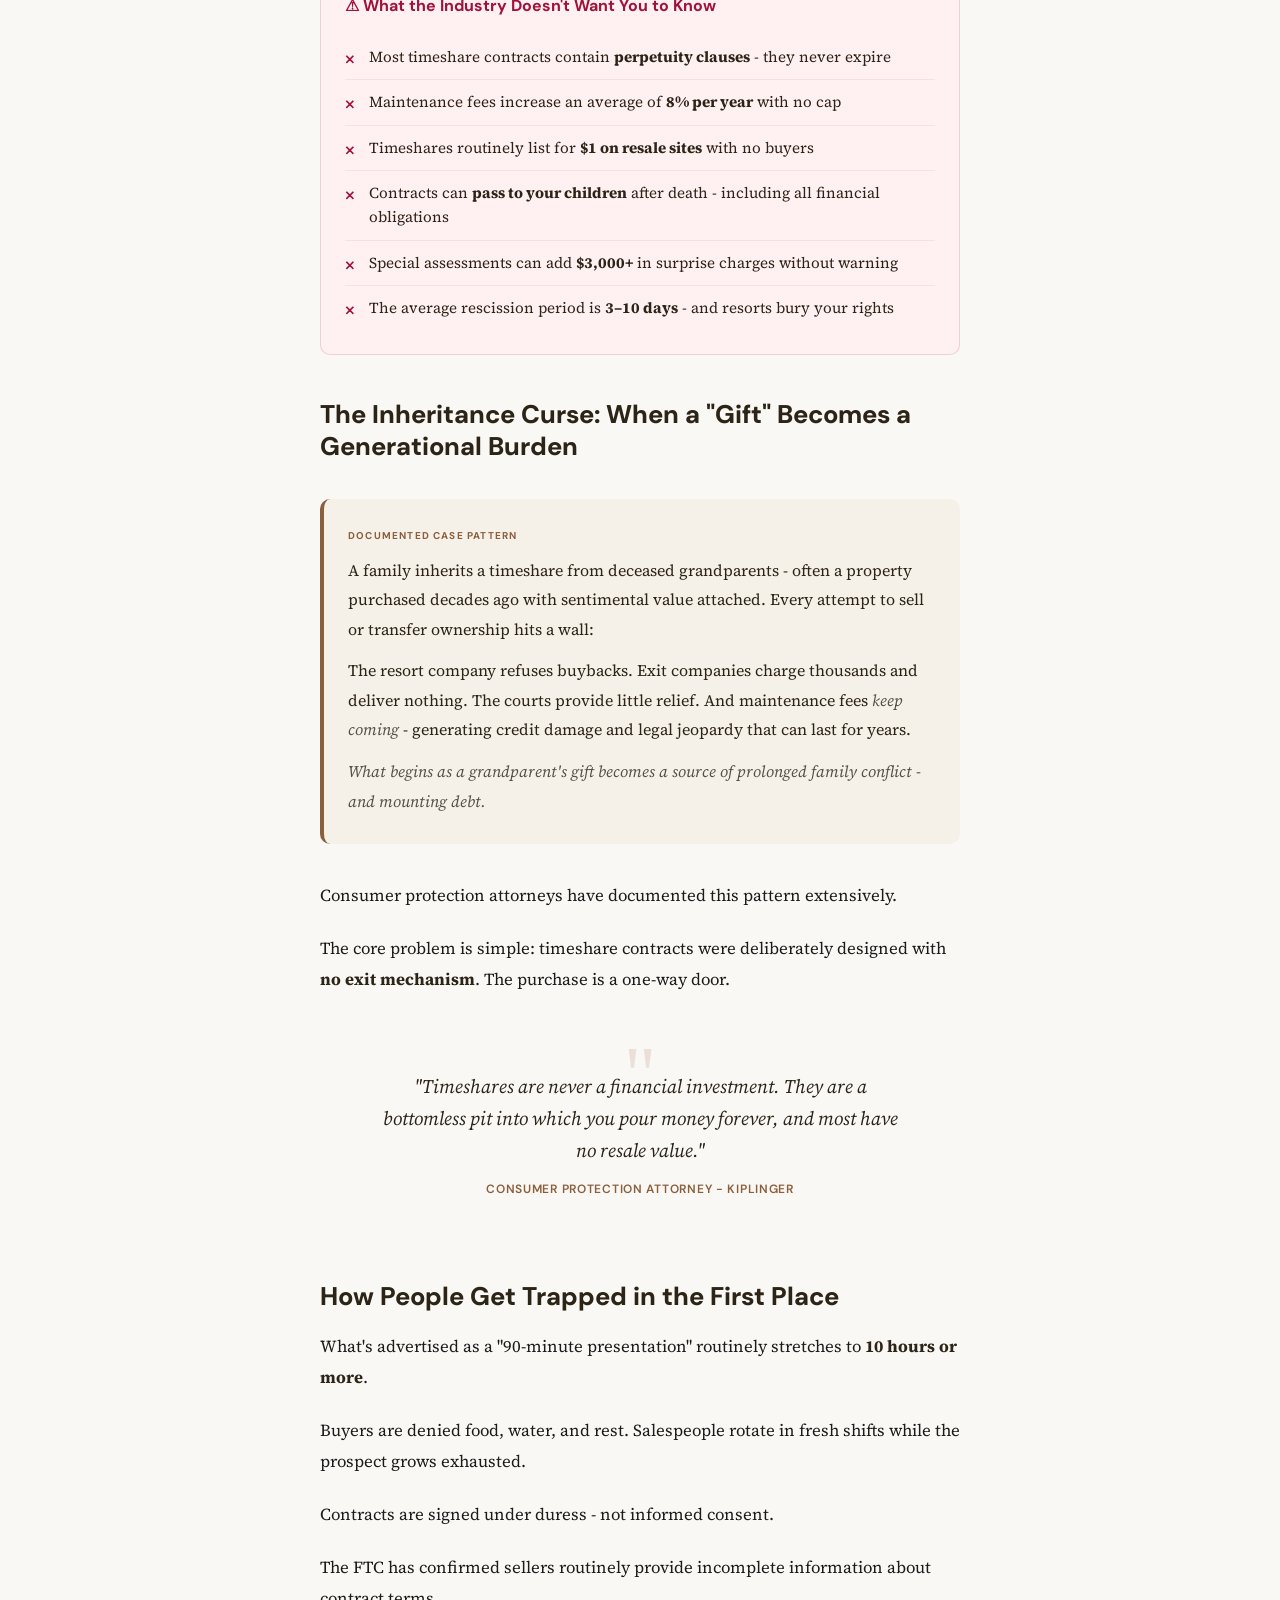
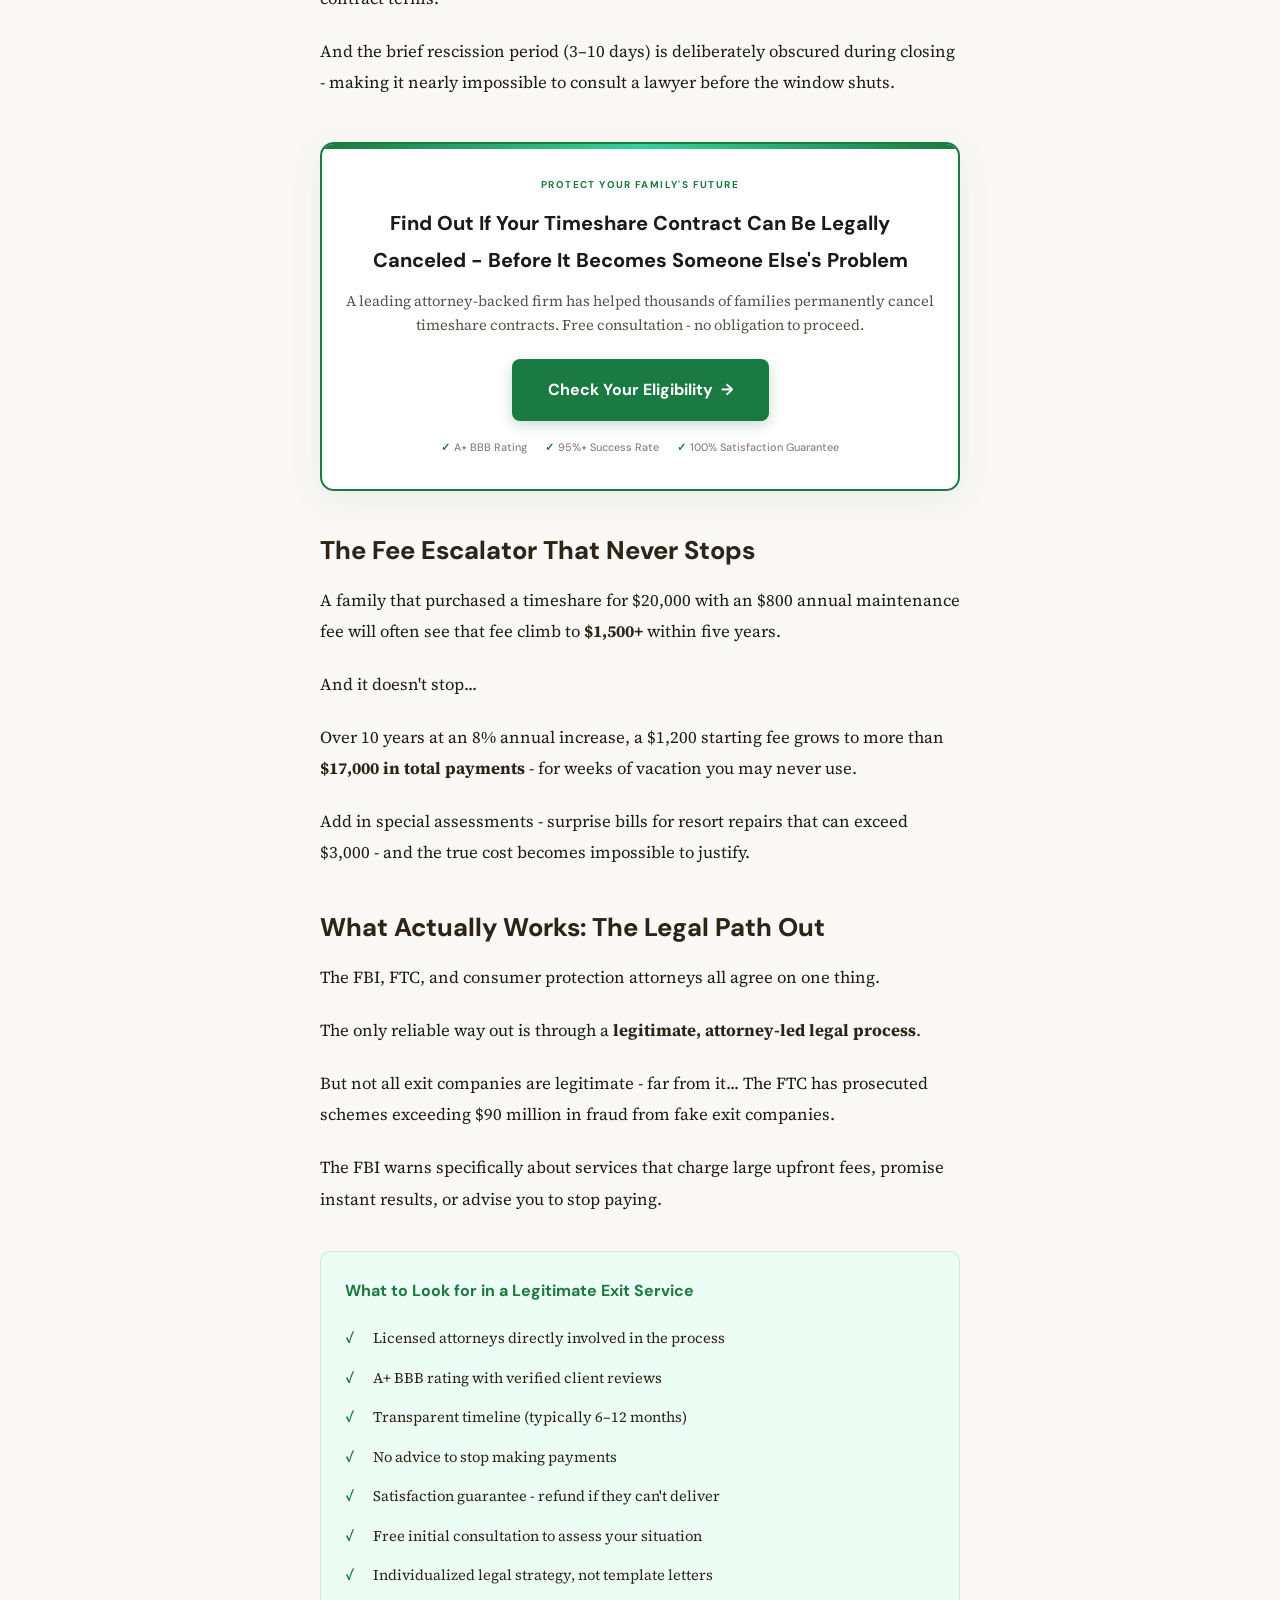
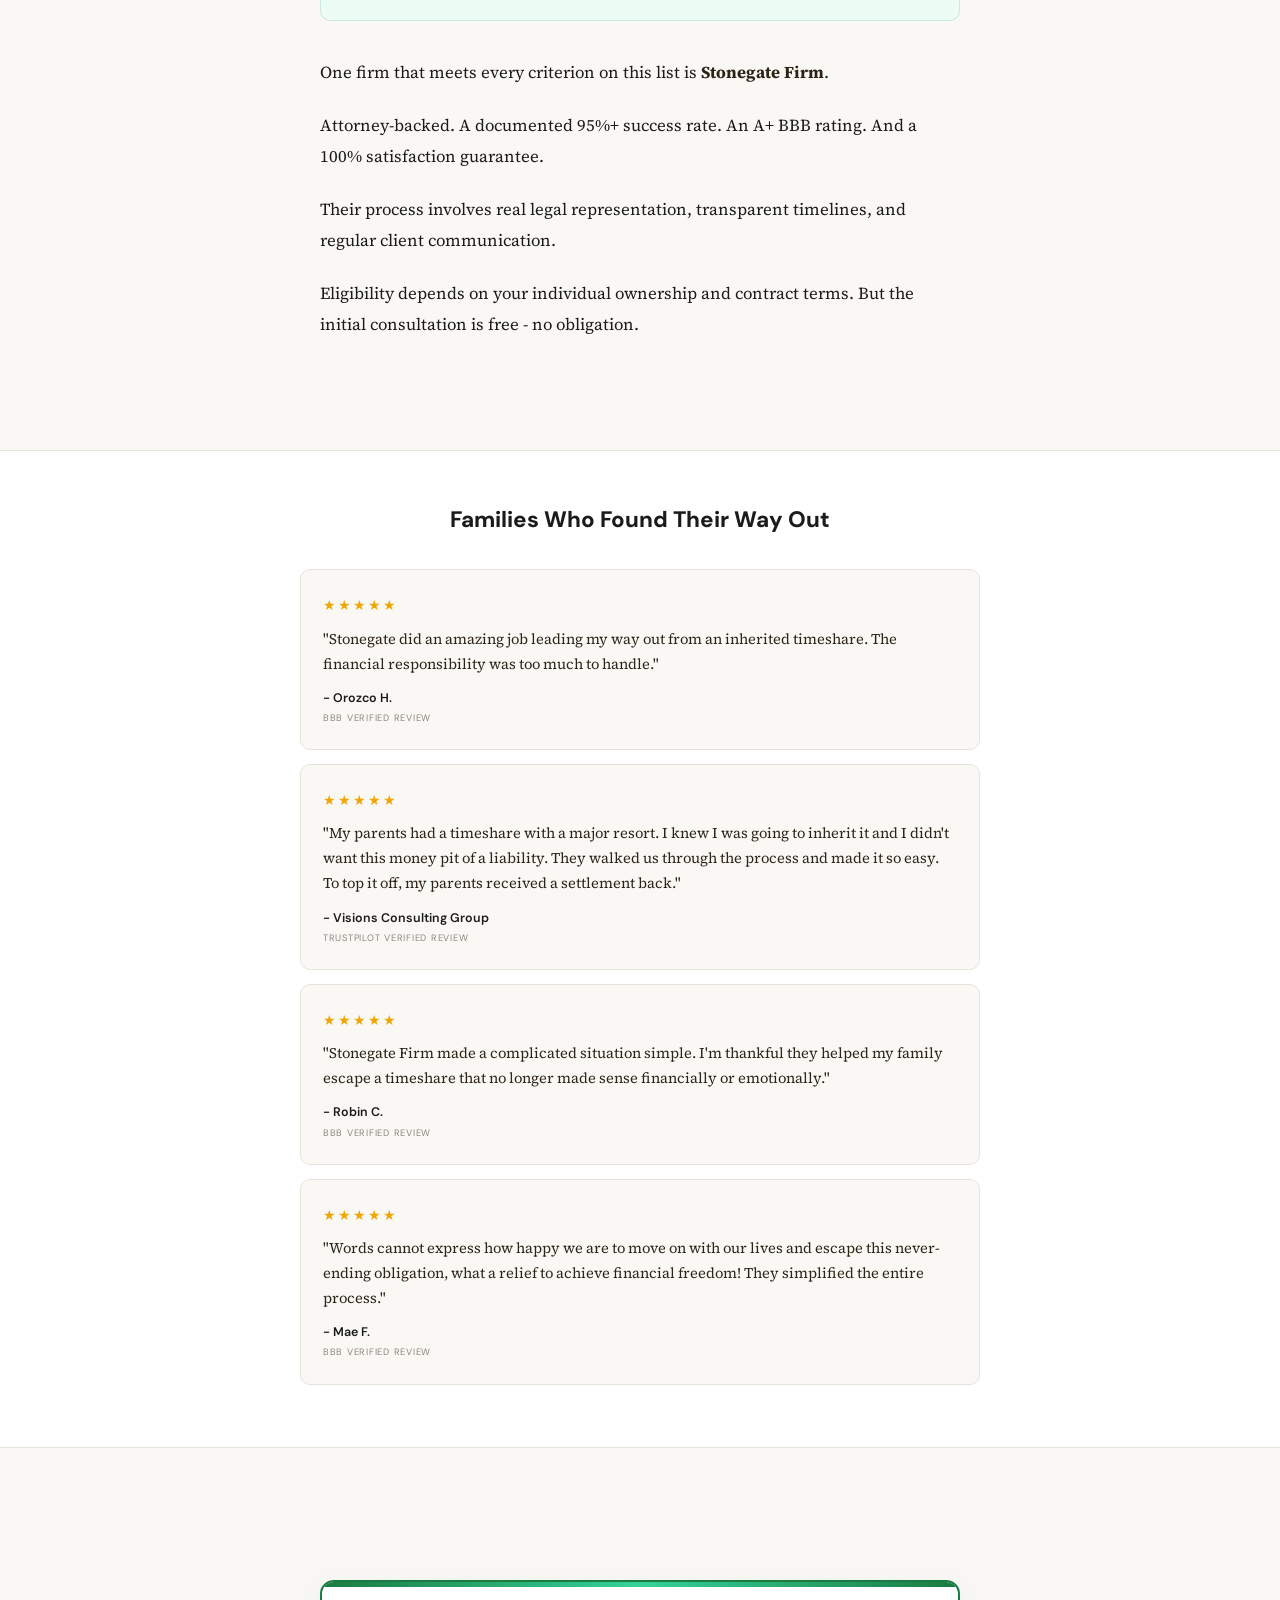
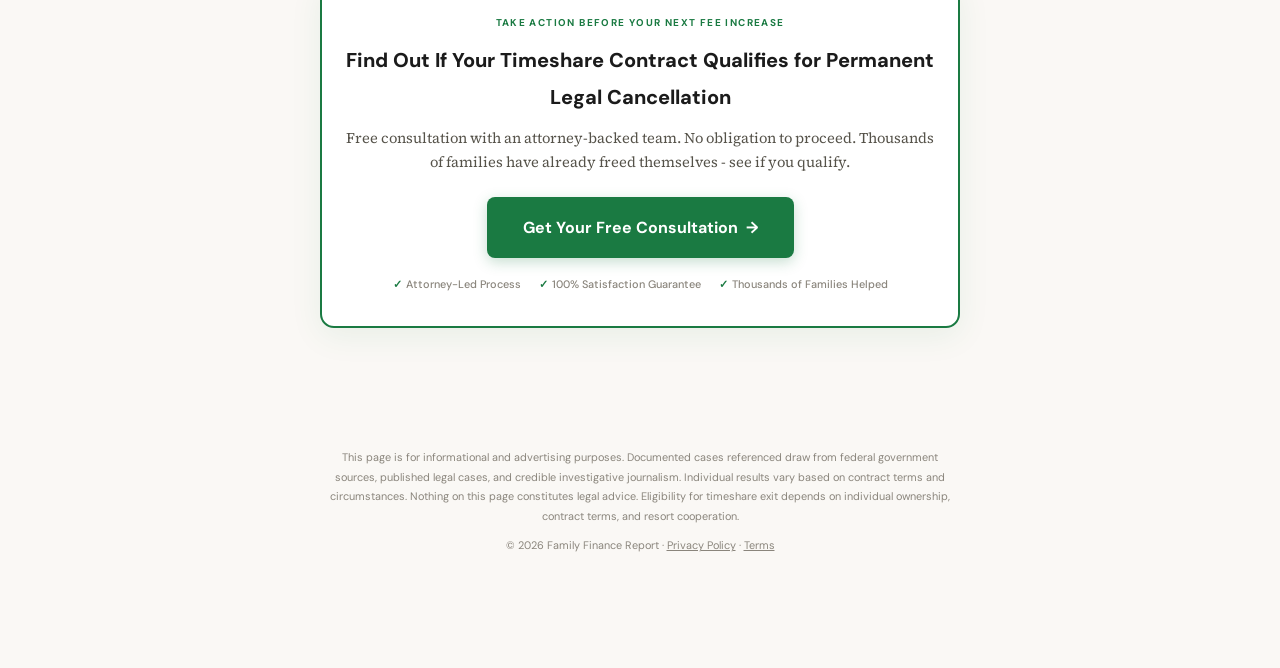
<file: lander-c-inheritance.html>
<!DOCTYPE html>
<html lang="en">
<head>
<meta charset="UTF-8">
<meta name="viewport" content="width=device-width, initial-scale=1.0">
<title>The Timeshare Trap Most Families Don't Discover Until It's Too Late</title>
<meta name="description" content="Timeshare contracts can pass debt to your children after you die. Thousands of families are taking action to stop the cycle. Find out if your contract qualifies for legal cancellation.">
<meta property="og:type" content="article">
<meta property="og:title" content="The Timeshare Trap Most Families Don't Discover Until It's Too Late">
<meta property="og:description" content="Your children could inherit your timeshare debt. Thousands of families are now acting to prevent it.">
<link rel="preconnect" href="https://fonts.googleapis.com">
<link rel="preconnect" href="https://fonts.gstatic.com" crossorigin>
<link href="https://fonts.googleapis.com/css2?family=Source+Serif+4:wght@400;600;700;800;900&family=DM+Sans:wght@400;500;600;700;800&display=swap" rel="stylesheet">
<style>
*, *::before, *::after { margin: 0; padding: 0; box-sizing: border-box; }

:root {
  --ink: #1b1b1b;
  --ink-warm: #2c2417;
  --ink-mid: #555249;
  --ink-muted: #8a857c;
  --bg: #faf8f5;
  --bg-warm: #f5f0e8;
  --bg-card: #ffffff;
  --accent: #8b5e3c;
  --accent-dark: #6d4a2e;
  --accent-light: rgba(139,94,60,0.08);
  --cta: #1a7a42;
  --cta-hover: #15643a;
  --cta-light: #ecfdf5;
  --red: #9f1239;
  --red-light: #fff1f2;
  --blue: #1e40af;
  --gold: #c9a033;
  --border: #e8e3da;
  --shadow: 0 4px 16px rgba(60,50,30,0.06);
  --radius: 10px;
  --max-w: 680px;
}

html { font-size: 16px; scroll-behavior: smooth; -webkit-font-smoothing: antialiased; }
body {
  font-family: 'Source Serif 4', Georgia, serif;
  color: var(--ink);
  background: var(--bg);
  line-height: 1.85;
  padding-bottom: 80px;
}

/* - Masthead - */
.masthead {
  background: var(--bg-card);
  border-bottom: 2px solid var(--accent);
  padding: 14px 20px;
  text-align: center;
}
.masthead-inner {
  max-width: var(--max-w);
  margin: 0 auto;
  display: flex;
  align-items: center;
  justify-content: center;
  gap: 16px;
}
.masthead .m-label {
  font-family: 'DM Sans', sans-serif;
  font-size: 0.62rem;
  text-transform: uppercase;
  letter-spacing: 0.15em;
  color: var(--ink-muted);
  font-weight: 600;
}
.masthead .m-sep { width: 1px; height: 14px; background: var(--border); }
.masthead .m-date {
  font-family: 'DM Sans', sans-serif;
  font-size: 0.68rem;
  color: var(--ink-muted);
}

/* - Hero - */
.hero-wrap {
  background: linear-gradient(180deg, #2c2417 0%, #3d3122 60%, #4a3b28 100%);
  padding: 52px 20px 64px;
  text-align: center;
  color: #fff;
  position: relative;
  overflow: hidden;
}
.hero-wrap::before {
  content: '';
  position: absolute;
  inset: 0;
  background: radial-gradient(ellipse at 50% 0%, rgba(201,160,51,0.12) 0%, transparent 60%);
}
.hero-wrap::after {
  content: '';
  position: absolute;
  bottom: -1px; left: 0; right: 0;
  height: 50px;
  background: var(--bg);
  clip-path: ellipse(55% 100% at 50% 100%);
}
.hero-content { max-width: 600px; margin: 0 auto; position: relative; z-index: 1; }
.hero-eyebrow {
  font-family: 'DM Sans', sans-serif;
  font-size: 0.68rem;
  font-weight: 700;
  text-transform: uppercase;
  letter-spacing: 0.14em;
  color: var(--gold);
  margin-bottom: 18px;
}
.hero-content h1 {
  font-size: clamp(1.55rem, 5vw, 2.3rem);
  font-weight: 900;
  line-height: 1.2;
  margin-bottom: 16px;
  letter-spacing: -0.01em;
}
.hero-content h1 span { color: var(--gold); }
.hero-lede {
  font-size: 1.05rem;
  line-height: 1.7;
  opacity: 0.85;
  max-width: 520px;
  margin: 0 auto;
}

/* - Content - */
.content { max-width: var(--max-w); margin: 0 auto; padding: 44px 20px; }
.content p { margin-bottom: 22px; font-size: 1.05rem; }
.content h2 {
  font-family: 'DM Sans', sans-serif;
  font-size: clamp(1.25rem, 4vw, 1.6rem);
  font-weight: 800;
  line-height: 1.25;
  margin: 44px 0 18px;
  color: var(--ink-warm);
}
.content strong { color: var(--ink-warm); }

/* - Story Card - */
.story-card {
  background: var(--bg-warm);
  border-radius: var(--radius);
  padding: 28px 24px;
  margin: 36px 0;
  border-left: 4px solid var(--accent);
  position: relative;
}
.story-card .sc-label {
  font-family: 'DM Sans', sans-serif;
  font-size: 0.62rem;
  font-weight: 700;
  text-transform: uppercase;
  letter-spacing: 0.12em;
  color: var(--accent);
  margin-bottom: 10px;
}
.story-card p { font-size: 1rem; color: var(--ink-warm); margin-bottom: 12px; }
.story-card p:last-child { margin-bottom: 0; }
.story-card em { font-style: italic; color: var(--ink-mid); }

/* - Impact Box - */
.impact-box {
  background: var(--red-light);
  border: 1px solid rgba(159,18,57,0.15);
  border-radius: var(--radius);
  padding: 24px;
  margin: 36px 0;
}
.impact-box .ib-title {
  font-family: 'DM Sans', sans-serif;
  font-size: 1rem;
  font-weight: 700;
  color: var(--red);
  margin-bottom: 14px;
  display: flex;
  align-items: center;
  gap: 8px;
}
.impact-box ul { list-style: none; }
.impact-box ul li {
  padding: 10px 0 10px 24px;
  border-bottom: 1px solid rgba(159,18,57,0.08);
  font-size: 0.95rem;
  line-height: 1.6;
  position: relative;
  color: var(--ink-warm);
}
.impact-box ul li:last-child { border: none; }
.impact-box ul li::before {
  content: '×';
  position: absolute;
  left: 0;
  color: var(--red);
  font-weight: 700;
  font-size: 1.1rem;
}

/* - Quote - */
.big-quote {
  text-align: center;
  padding: 36px 20px;
  margin: 40px 0;
  position: relative;
}
.big-quote::before {
  content: '"';
  font-size: 5rem;
  line-height: 1;
  color: var(--accent-light);
  position: absolute;
  top: 0;
  left: 50%;
  transform: translateX(-50%);
  font-family: Georgia, serif;
  color: rgba(139,94,60,0.15);
}
.big-quote p {
  font-size: 1.2rem;
  font-style: italic;
  line-height: 1.65;
  color: var(--ink-warm);
  max-width: 520px;
  margin: 0 auto 12px;
  position: relative;
  z-index: 1;
}
.big-quote .bq-src {
  font-family: 'DM Sans', sans-serif;
  font-size: 0.75rem;
  font-weight: 600;
  color: var(--accent);
  text-transform: uppercase;
  letter-spacing: 0.06em;
}

/* - CTA Block - */
.cta-block {
  background: var(--bg-card);
  border: 2px solid var(--cta);
  border-radius: 14px;
  padding: 32px 24px;
  margin: 44px 0;
  text-align: center;
  box-shadow: 0 8px 32px rgba(26,122,66,0.08);
  position: relative;
  overflow: hidden;
}
.cta-block::before {
  content: '';
  position: absolute;
  top: 0; left: 0; right: 0;
  height: 5px;
  background: linear-gradient(90deg, var(--cta), #34d399, var(--cta));
}
.cta-block .cb-eyebrow {
  font-family: 'DM Sans', sans-serif;
  font-size: 0.62rem;
  font-weight: 700;
  text-transform: uppercase;
  letter-spacing: 0.14em;
  color: var(--cta);
  margin-bottom: 10px;
}
.cta-block h3 {
  font-family: 'DM Sans', sans-serif;
  font-size: 1.25rem;
  font-weight: 800;
  margin-bottom: 10px;
  color: var(--ink);
}
.cta-block .cb-desc {
  font-size: 0.92rem;
  color: var(--ink-mid);
  line-height: 1.65;
  margin-bottom: 22px;
}
.cta-main-btn {
  display: inline-flex;
  align-items: center;
  gap: 8px;
  padding: 16px 36px;
  background: var(--cta);
  color: #fff;
  border-radius: 8px;
  font-family: 'DM Sans', sans-serif;
  font-size: 1rem;
  font-weight: 700;
  text-decoration: none;
  transition: all 0.3s;
  box-shadow: 0 4px 14px rgba(26,122,66,0.25);
}
.cta-main-btn:hover { background: var(--cta-hover); transform: translateY(-2px); box-shadow: 0 6px 20px rgba(26,122,66,0.35); }
.cta-main-btn::after { content: ' →'; }
.cta-trust-row {
  display: flex;
  justify-content: center;
  gap: 18px;
  flex-wrap: wrap;
  margin-top: 16px;
}
.cta-trust-row span {
  font-family: 'DM Sans', sans-serif;
  font-size: 0.68rem;
  font-weight: 500;
  color: var(--ink-muted);
  display: flex;
  align-items: center;
  gap: 4px;
}
.cta-trust-row span::before { content: '✓'; color: var(--cta); font-weight: 700; }

/* - Testimonials - */
.reviews-section {
  background: var(--bg-card);
  border-top: 1px solid var(--border);
  border-bottom: 1px solid var(--border);
  padding: 48px 20px;
  margin: 44px 0;
}
.reviews-inner { max-width: var(--max-w); margin: 0 auto; }
.reviews-inner h2 {
  font-family: 'DM Sans', sans-serif;
  font-size: 1.4rem;
  font-weight: 800;
  text-align: center;
  margin-bottom: 28px;
}
.rev-card {
  background: var(--bg);
  border: 1px solid var(--border);
  border-radius: var(--radius);
  padding: 22px;
  margin-bottom: 14px;
}
.rev-card .rv-stars { color: #f0a500; margin-bottom: 8px; font-size: 0.9rem; letter-spacing: 2px; }
.rev-card .rv-text { font-size: 0.92rem; color: var(--ink-warm); line-height: 1.7; margin-bottom: 10px; }
.rev-card .rv-author { font-family: 'DM Sans', sans-serif; font-size: 0.78rem; font-weight: 600; color: var(--ink); }
.rev-card .rv-badge { font-family: 'DM Sans', sans-serif; font-size: 0.58rem; color: var(--ink-muted); text-transform: uppercase; letter-spacing: 0.08em; }

/* - Checklist - */
.checklist {
  background: var(--cta-light);
  border: 1px solid rgba(26,122,66,0.15);
  border-radius: var(--radius);
  padding: 24px;
  margin: 36px 0;
}
.checklist .cl-title {
  font-family: 'DM Sans', sans-serif;
  font-size: 1rem;
  font-weight: 700;
  color: var(--cta);
  margin-bottom: 14px;
}
.checklist ul { list-style: none; }
.checklist ul li {
  padding: 8px 0 8px 28px;
  position: relative;
  font-size: 0.92rem;
  line-height: 1.6;
  color: var(--ink-warm);
}
.checklist ul li::before {
  content: '✓';
  position: absolute;
  left: 0;
  color: var(--cta);
  font-weight: 700;
}

/* - Footer - */
.page-footer {
  max-width: var(--max-w);
  margin: 0 auto;
  padding: 32px 20px;
  text-align: center;
  font-family: 'DM Sans', sans-serif;
  font-size: 0.68rem;
  color: var(--ink-muted);
  line-height: 1.8;
}
.page-footer a { color: var(--ink-muted); }

/* - Sticky - */
.sticky-footer {
  position: fixed;
  bottom: 0; left: 0; right: 0;
  background: rgba(255,255,255,0.97);
  backdrop-filter: blur(12px);
  -webkit-backdrop-filter: blur(12px);
  border-top: 1px solid var(--border);
  padding: 12px 20px;
  z-index: 1000;
  transform: translateY(100%);
  transition: transform 0.4s cubic-bezier(0.16,1,0.3,1);
  box-shadow: 0 -4px 20px rgba(0,0,0,0.06);
}
.sticky-footer.show { transform: translateY(0); }
.sticky-inner {
  max-width: var(--max-w);
  margin: 0 auto;
  display: flex;
  align-items: center;
  justify-content: space-between;
  gap: 12px;
}
.sticky-inner .sf-text {
  font-family: 'DM Sans', sans-serif;
  font-size: 0.78rem;
  font-weight: 600;
  color: var(--ink);
  line-height: 1.3;
}
.sticky-inner .sf-text small { display: block; font-size: 0.62rem; font-weight: 400; color: var(--ink-muted); }
.sticky-inner .sf-btn {
  padding: 12px 22px;
  background: var(--cta);
  color: #fff;
  border-radius: 8px;
  font-family: 'DM Sans', sans-serif;
  font-size: 0.82rem;
  font-weight: 700;
  text-decoration: none;
  white-space: nowrap;
  flex-shrink: 0;
  transition: background 0.2s;
}
.sticky-inner .sf-btn:hover { background: var(--cta-hover); }

/* - Article Image - */
.article-img {
  margin: 32px 0;
  border-radius: var(--radius);
  overflow: hidden;
  box-shadow: var(--shadow);
}
.article-img img {
  width: 100%;
  height: auto;
  display: block;
}
.article-img .img-caption {
  font-family: 'DM Sans', sans-serif;
  font-size: 0.66rem;
  color: var(--ink-muted);
  padding: 10px 14px;
  background: var(--bg-card);
  border-top: 1px solid var(--border);
  line-height: 1.5;
  font-style: italic;
}

/* - Animations - */
.reveal {
  opacity: 0;
  transform: translateY(16px);
  transition: opacity 0.5s ease, transform 0.5s ease;
}
.reveal.in { opacity: 1; transform: translateY(0); }

@media (max-width: 600px) {
  .hero-wrap { padding: 40px 16px 52px; }
  .content { padding: 32px 16px; }
  .cta-block { padding: 24px 16px; }
  .cta-main-btn { width: 100%; justify-content: center; padding: 15px 24px; }
}
</style>
</head>
<body>

<header class="masthead">
  <div class="masthead-inner">
    <span class="m-label">Family Finance Report</span>
    <span class="m-sep"></span>
    <span class="m-date">April 2026</span>
  </div>
</header>

<section class="hero-wrap">
  <div class="hero-content">
    <div class="hero-eyebrow">Investigative Feature</div>
    <h1>The Timeshare Trap Most Families Don't Discover <span>Until It's Too Late</span></h1>
    <p class="hero-lede">Millions of Americans are trapped in timeshare contracts they can't use, can't sell, and can't escape. Worse - their children may inherit the debt. But a legal path out finally exists.</p>
  </div>
</section>

<article class="content">

  <p class="reveal"><strong>Margaret thought she was leaving her children an inheritance.</strong></p>

  <p class="reveal">Instead, six months after her passing, her daughter received a letter demanding $2,400 in annual maintenance fees. For a timeshare resort she'd never visited - and a contract she never signed.</p>

  <p class="reveal">This is not an isolated story. Consumer protection attorneys across the country report seeing it every week.</p>

  <p class="reveal">Families blindsided by timeshare obligations they never agreed to - passed down through contracts written to last <em>forever</em>.</p>

  <p class="reveal">And the numbers behind this crisis are staggering.</p>

  <div class="article-img reveal">
    <img src="img-inheritance.png" alt="A younger woman sitting alone at a dining table, reading legal notices about inherited timeshare debt, with family photos nearby" loading="lazy">
    <div class="img-caption">Families across the country are receiving maintenance fee demands for timeshare contracts they never signed - inherited from deceased parents and grandparents.</div>
  </div>

  <div class="impact-box reveal">
    <div class="ib-title">⚠ What the Industry Doesn't Want You to Know</div>
    <ul>
      <li>Most timeshare contracts contain <strong>perpetuity clauses</strong> - they never expire</li>
      <li>Maintenance fees increase an average of <strong>8% per year</strong> with no cap</li>
      <li>Timeshares routinely list for <strong>$1 on resale sites</strong> with no buyers</li>
      <li>Contracts can <strong>pass to your children</strong> after death - including all financial obligations</li>
      <li>Special assessments can add <strong>$3,000+</strong> in surprise charges without warning</li>
      <li>The average rescission period is <strong>3–10 days</strong> - and resorts bury your rights</li>
    </ul>
  </div>

  <h2 class="reveal">The Inheritance Curse: When a "Gift" Becomes a Generational Burden</h2>

  <div class="story-card reveal">
    <div class="sc-label">Documented Case Pattern</div>
    <p>A family inherits a timeshare from deceased grandparents - often a property purchased decades ago with sentimental value attached. Every attempt to sell or transfer ownership hits a wall:</p>
    <p>The resort company refuses buybacks. Exit companies charge thousands and deliver nothing. The courts provide little relief. And maintenance fees <em>keep coming</em> - generating credit damage and legal jeopardy that can last for years.</p>
    <p><em>What begins as a grandparent's gift becomes a source of prolonged family conflict - and mounting debt.</em></p>
  </div>

  <p class="reveal">Consumer protection attorneys have documented this pattern extensively.</p>

  <p class="reveal">The core problem is simple: timeshare contracts were deliberately designed with <strong>no exit mechanism</strong>. The purchase is a one-way door.</p>

  <div class="big-quote reveal">
    <p>"Timeshares are never a financial investment. They are a bottomless pit into which you pour money forever, and most have no resale value."</p>
    <div class="bq-src">Consumer Protection Attorney - Kiplinger</div>
  </div>

  <h2 class="reveal">How People Get Trapped in the First Place</h2>

  <p class="reveal">What's advertised as a "90-minute presentation" routinely stretches to <strong>10 hours or more</strong>.</p>

  <p class="reveal">Buyers are denied food, water, and rest. Salespeople rotate in fresh shifts while the prospect grows exhausted.</p>

  <p class="reveal">Contracts are signed under duress - not informed consent.</p>

  <p class="reveal">The FTC has confirmed sellers routinely provide incomplete information about contract terms.</p>

  <p class="reveal">And the brief rescission period (3–10 days) is deliberately obscured during closing - making it nearly impossible to consult a lawyer before the window shuts.</p>

  <!-- Mid CTA -->
  <div class="cta-block reveal" id="cta-mid">
    <div class="cb-eyebrow">Protect Your Family's Future</div>
    <h3>Find Out If Your Timeshare Contract Can Be Legally Canceled - Before It Becomes Someone Else's Problem</h3>
    <p class="cb-desc">A leading attorney-backed firm has helped thousands of families permanently cancel timeshare contracts. Free consultation - no obligation to proceed.</p>
    <a href="#cta-final" class="cta-main-btn">Check Your Eligibility</a>
    <div class="cta-trust-row">
      <span>A+ BBB Rating</span>
      <span>95%+ Success Rate</span>
      <span>100% Satisfaction Guarantee</span>
    </div>
  </div>

  <h2 class="reveal">The Fee Escalator That Never Stops</h2>

  <p class="reveal">A family that purchased a timeshare for $20,000 with an $800 annual maintenance fee will often see that fee climb to <strong>$1,500+</strong> within five years.</p>

  <p class="reveal">And it doesn't stop...</p>

  <p class="reveal">Over 10 years at an 8% annual increase, a $1,200 starting fee grows to more than <strong>$17,000 in total payments</strong> - for weeks of vacation you may never use.</p>

  <p class="reveal">Add in special assessments - surprise bills for resort repairs that can exceed $3,000 - and the true cost becomes impossible to justify.</p>

  <h2 class="reveal">What Actually Works: The Legal Path Out</h2>

  <p class="reveal">The FBI, FTC, and consumer protection attorneys all agree on one thing.</p>

  <p class="reveal">The only reliable way out is through a <strong>legitimate, attorney-led legal process</strong>.</p>

  <p class="reveal">But not all exit companies are legitimate - far from it... The FTC has prosecuted schemes exceeding $90 million in fraud from fake exit companies.</p>

  <p class="reveal">The FBI warns specifically about services that charge large upfront fees, promise instant results, or advise you to stop paying.</p>

  <div class="checklist reveal">
    <div class="cl-title">What to Look for in a Legitimate Exit Service</div>
    <ul>
      <li>Licensed attorneys directly involved in the process</li>
      <li>A+ BBB rating with verified client reviews</li>
      <li>Transparent timeline (typically 6–12 months)</li>
      <li>No advice to stop making payments</li>
      <li>Satisfaction guarantee - refund if they can't deliver</li>
      <li>Free initial consultation to assess your situation</li>
      <li>Individualized legal strategy, not template letters</li>
    </ul>
  </div>

  <p class="reveal">One firm that meets every criterion on this list is <strong>Stonegate Firm</strong>.</p>

  <p class="reveal">Attorney-backed. A documented 95%+ success rate. An A+ BBB rating. And a 100% satisfaction guarantee.</p>

  <p class="reveal">Their process involves real legal representation, transparent timelines, and regular client communication.</p>

  <p class="reveal">Eligibility depends on your individual ownership and contract terms. But the initial consultation is free - no obligation.</p>

</article>

<!-- Testimonials -->
<section class="reviews-section">
  <div class="reviews-inner">
    <h2>Families Who Found Their Way Out</h2>

    <div class="rev-card reveal">
      <div class="rv-stars">★★★★★</div>
      <p class="rv-text">"Stonegate did an amazing job leading my way out from an inherited timeshare. The financial responsibility was too much to handle."</p>
      <div class="rv-author"> -  Orozco H.</div>
      <div class="rv-badge">BBB Verified Review</div>
    </div>

    <div class="rev-card reveal">
      <div class="rv-stars">★★★★★</div>
      <p class="rv-text">"My parents had a timeshare with a major resort. I knew I was going to inherit it and I didn't want this money pit of a liability. They walked us through the process and made it so easy. To top it off, my parents received a settlement back."</p>
      <div class="rv-author"> -  Visions Consulting Group</div>
      <div class="rv-badge">Trustpilot Verified Review</div>
    </div>

    <div class="rev-card reveal">
      <div class="rv-stars">★★★★★</div>
      <p class="rv-text">"Stonegate Firm made a complicated situation simple. I'm thankful they helped my family escape a timeshare that no longer made sense financially or emotionally."</p>
      <div class="rv-author"> -  Robin C.</div>
      <div class="rv-badge">BBB Verified Review</div>
    </div>

    <div class="rev-card reveal">
      <div class="rv-stars">★★★★★</div>
      <p class="rv-text">"Words cannot express how happy we are to move on with our lives and escape this never-ending obligation, what a relief to achieve financial freedom! They simplified the entire process."</p>
      <div class="rv-author"> -  Mae F.</div>
      <div class="rv-badge">BBB Verified Review</div>
    </div>
  </div>
</section>

<!-- Final CTA -->
<article class="content" id="cta-final">
  <div class="cta-block reveal">
    <div class="cb-eyebrow">Take Action Before Your Next Fee Increase</div>
    <h3>Find Out If Your Timeshare Contract Qualifies for Permanent Legal Cancellation</h3>
    <p class="cb-desc">Free consultation with an attorney-backed team. No obligation to proceed. Thousands of families have already freed themselves - see if you qualify.</p>
    <a href="#" class="cta-main-btn">Get Your Free Consultation</a>
    <div class="cta-trust-row">
      <span>Attorney-Led Process</span>
      <span>100% Satisfaction Guarantee</span>
      <span>Thousands of Families Helped</span>
    </div>
  </div>
</article>

<footer class="page-footer">
  <p>This page is for informational and advertising purposes. Documented cases referenced draw from federal government sources, published legal cases, and credible investigative journalism. Individual results vary based on contract terms and circumstances. Nothing on this page constitutes legal advice. Eligibility for timeshare exit depends on individual ownership, contract terms, and resort cooperation.</p>
  <p style="margin-top:10px;">© 2026 Family Finance Report · <a href="#">Privacy Policy</a> · <a href="#">Terms</a></p>
</footer>

<!-- Sticky CTA -->
<div class="sticky-footer" id="stickyEl">
  <div class="sticky-inner">
    <div class="sf-text">Protect your family from inherited timeshare debt<small>Free consultation · No obligation</small></div>
    <a href="#cta-final" class="sf-btn">Check Eligibility</a>
  </div>
</div>

<script>
// Sticky show on scroll
const sEl = document.getElementById('stickyEl');
window.addEventListener('scroll', () => {
  sEl.classList.toggle('show', window.scrollY / (document.body.scrollHeight - window.innerHeight) > 0.3);
}, { passive: true });

// Reveal on scroll
const ro = new IntersectionObserver(entries => {
  entries.forEach(e => { if (e.isIntersecting) { e.target.classList.add('in'); ro.unobserve(e.target); }});
}, { threshold: 0.08 });
document.querySelectorAll('.reveal').forEach(el => ro.observe(el));
</script>

</body>
</html>
</file>
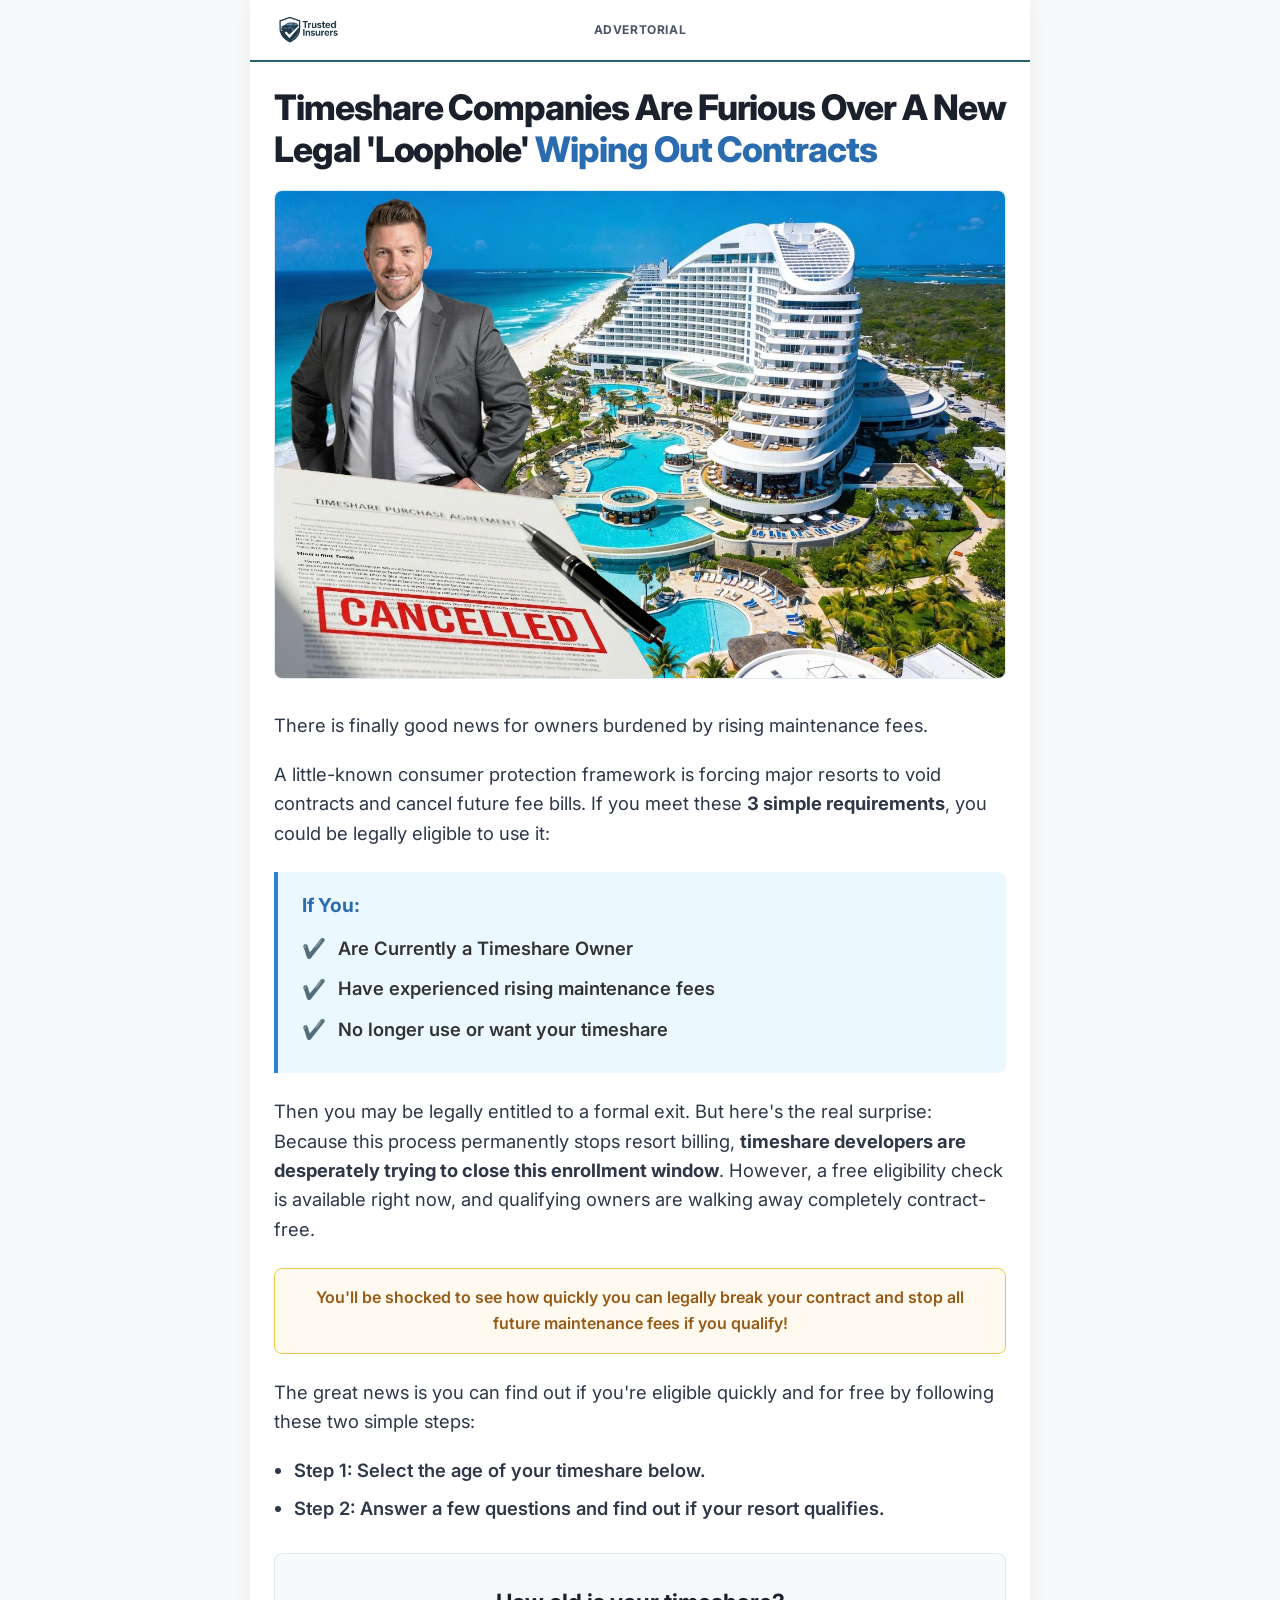
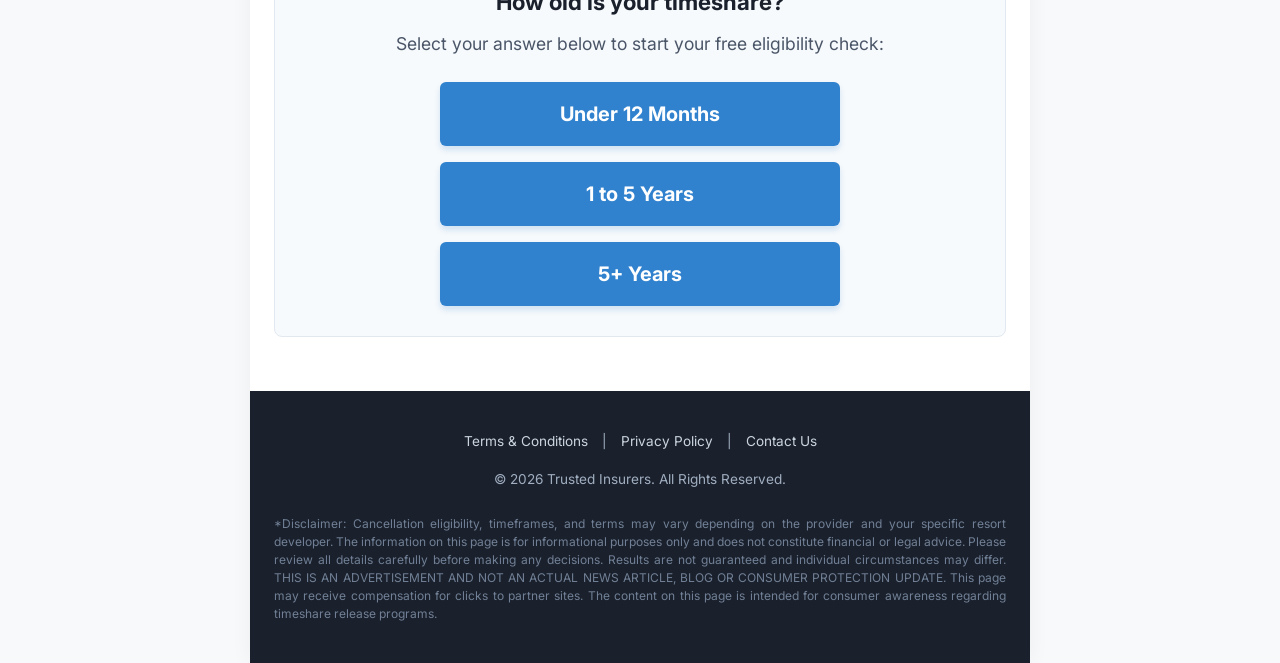
<file: lander-d-native-article.html>
<!DOCTYPE html>
<html lang="en">
<head>
<meta charset="UTF-8">
<meta name="viewport" content="width=device-width, initial-scale=1.0">
<title>Timeshare Owners - Guaranteed Cancellation</title>
<link href="https://fonts.googleapis.com/css2?family=Inter:wght@400;600;700;800&display=swap" rel="stylesheet">
<style>
  * { box-sizing: border-box; margin: 0; padding: 0; }
  body {
    font-family: 'Inter', -apple-system, BlinkMacSystemFont, "Segoe UI", Roboto, Helvetica, Arial, sans-serif;
    color: #333;
    line-height: 1.6;
    background-color: #f7f9fa;
  }
  .page-container {
    max-width: 780px;
    margin: 0 auto;
    background: #fff;
    min-height: 100vh;
    box-shadow: 0 0 20px rgba(0,0,0,0.05);
  }
  .header {
    display: flex;
    align-items: center;
    padding: 10px 24px;
    border-bottom: 2px solid #2c5f6e;
    background-color: #fff;
    position: relative;
  }
  .logo {
    height: 70px;
    margin-top: -15px;
    margin-bottom: -15px;
  }
  .header-tag {
    position: absolute;
    left: 50%;
    transform: translateX(-50%);
    font-size: 0.75rem;
    font-weight: 700;
    color: #4a5568;
    text-transform: uppercase;
    letter-spacing: 0.05em;
  }
  .content {
    padding: 24px;
  }
  .article-title {
    font-size: 2.2rem;
    font-weight: 800;
    color: #1a202c;
    line-height: 1.2;
    margin-bottom: 20px;
    letter-spacing: -0.03em;
  }
  .article-title span {
    color: #2b6cb0;
  }
  .hero-img {
    width: 100%;
    border-radius: 8px;
    margin-bottom: 24px;
    border: 1px solid #e2e8f0;
  }
  .text-body {
    font-size: 1.15rem;
    color: #2d3748;
    margin-bottom: 20px;
  }
  .requirements-box {
    background: #ebf8ff;
    border-left: 4px solid #3182ce;
    padding: 18px 24px;
    margin: 24px 0;
    border-radius: 0 8px 8px 0;
  }
  .requirements-box h3 {
    font-size: 1.2rem;
    margin-bottom: 12px;
    color: #2b6cb0;
  }
  .requirements-list {
    list-style: none;
  }
  .requirements-list li {
    font-size: 1.15rem;
    font-weight: 600;
    margin-bottom: 10px;
    display: flex;
    align-items: center;
  }
  .requirements-list li:before {
    content: "✔️";
    margin-right: 12px;
    font-size: 1.2rem;
  }
  .highlight-box {
    background: #fffaf0;
    border: 1px solid #ecc94b;
    padding: 16px;
    border-radius: 8px;
    margin: 24px 0;
    font-weight: 600;
    text-align: center;
    color: #975a16;
  }
  .cta-section {
    background: #f7fafc;
    border: 1px solid #e2e8f0;
    border-radius: 8px;
    padding: 30px;
    text-align: center;
    margin: 30px 0;
  }
  .cta-section h2 {
    font-size: 1.4rem;
    color: #1a202c;
    margin-bottom: 10px;
  }
  .cta-section p {
    font-size: 1.1rem;
    color: #4a5568;
    margin-bottom: 24px;
  }
  .btn-group {
    display: flex;
    flex-direction: column;
    gap: 16px;
    max-width: 400px;
    margin: 0 auto;
  }
  .action-btn {
    display: block;
    width: 100%;
    padding: 16px 24px;
    background-color: #3182ce;
    color: #ffffff;
    font-size: 1.25rem;
    font-weight: 700;
    text-align: center;
    text-decoration: none;
    border-radius: 6px;
    transition: all 0.2s ease;
    box-shadow: 0 4px 6px rgba(49, 130, 206, 0.2);
    border: none;
    cursor: pointer;
  }
  .action-btn:hover {
    background-color: #2b6cb0;
    transform: translateY(-2px);
    box-shadow: 0 6px 12px rgba(49, 130, 206, 0.3);
  }
  .footer {
    background: #1a202c;
    color: #a0aec0;
    padding: 40px 24px;
    text-align: center;
    font-size: 0.85rem;
  }
  .footer a {
    color: #cbd5e0;
    text-decoration: none;
    margin: 0 10px;
  }
  .footer a:hover {
    text-decoration: underline;
  }
  .disclaimer {
    margin-top: 24px;
    font-size: 0.75rem;
    color: #718096;
    text-align: justify;
    line-height: 1.5;
  }

  @media(max-width: 600px) {
    .article-title { font-size: 1.8rem; }
    .text-body { font-size: 1.05rem; }
  }
</style>
</head>
<body>

<div class="page-container">
  
  <header class="header">
    <img src="edited-photo (2).png" alt="Trusted Insurers" class="logo">
    <span class="header-tag">Advertorial</span>
  </header>

  <div class="content">
    <h1 class="article-title">Timeshare Companies Are Furious Over A New Legal 'Loophole' <span>Wiping Out Contracts</span></h1>
    
    <img src="ChatGPT Image Jan 6, 2026, 01_58_22 PM (8).jpg" alt="Timeshare distress" class="hero-img">

    <p class="text-body">There is finally good news for owners burdened by rising maintenance fees.</p>

    <p class="text-body">A little-known consumer protection framework is forcing major resorts to void contracts and cancel future fee bills. If you meet these <strong>3 simple requirements</strong>, you could be legally eligible to use it:</p>

    <div class="requirements-box">
      <h3>If You:</h3>
      <ul class="requirements-list">
        <li>Are Currently a Timeshare Owner</li>
        <li>Have experienced rising maintenance fees</li>
        <li>No longer use or want your timeshare</li>
      </ul>
    </div>

    <p class="text-body">Then you may be legally entitled to a formal exit. But here's the real surprise: Because this process permanently stops resort billing, <strong>timeshare developers are desperately trying to close this enrollment window</strong>. However, a free eligibility check is available right now, and qualifying owners are walking away completely contract-free.</p>

    <div class="highlight-box">
      You'll be shocked to see how quickly you can legally break your contract and stop all future maintenance fees if you qualify!
    </div>

    <p class="text-body">The great news is you can find out if you're eligible quickly and for free by following these two simple steps:</p>

    <ul class="text-body" style="padding-left: 20px; font-weight: 600;">
      <li style="margin-bottom: 8px;">Step 1: Select the age of your timeshare below.</li>
      <li>Step 2: Answer a few questions and find out if your resort qualifies.</li>
    </ul>

    <!-- CTA SECTION -->
    <div class="cta-section">
      <h2>How old is your timeshare?</h2>
      <p>Select your answer below to start your free eligibility check:</p>
      
      <div class="btn-group">
        <a href="https://trk.trusted-insurers.com/cf/click" class="action-btn">Under 12 Months</a>
        <a href="https://trk.trusted-insurers.com/cf/click" class="action-btn">1 to 5 Years</a>
        <a href="https://trk.trusted-insurers.com/cf/click" class="action-btn">5+ Years</a>
      </div>
    </div>

  </div> <!-- end content -->

  <footer class="footer">
    <div style="margin-bottom: 16px;">
      <a href="https://trk.trusted-insurers.com/cf/click">Terms & Conditions</a> |
      <a href="https://trk.trusted-insurers.com/cf/click">Privacy Policy</a> |
      <a href="https://trk.trusted-insurers.com/cf/click">Contact Us</a>
    </div>
    
    <p>© 2026 Trusted Insurers. All Rights Reserved.</p>
    
    <div class="disclaimer">
      *Disclaimer: Cancellation eligibility, timeframes, and terms may vary depending on the provider and your specific resort developer. The information on this page is for informational purposes only and does not constitute financial or legal advice. Please review all details carefully before making any decisions. Results are not guaranteed and individual circumstances may differ. THIS IS AN ADVERTISEMENT AND NOT AN ACTUAL NEWS ARTICLE, BLOG OR CONSUMER PROTECTION UPDATE. This page may receive compensation for clicks to partner sites. The content on this page is intended for consumer awareness regarding timeshare release programs.
    </div>
  </footer>

</div>

</body>
</html>
</file>
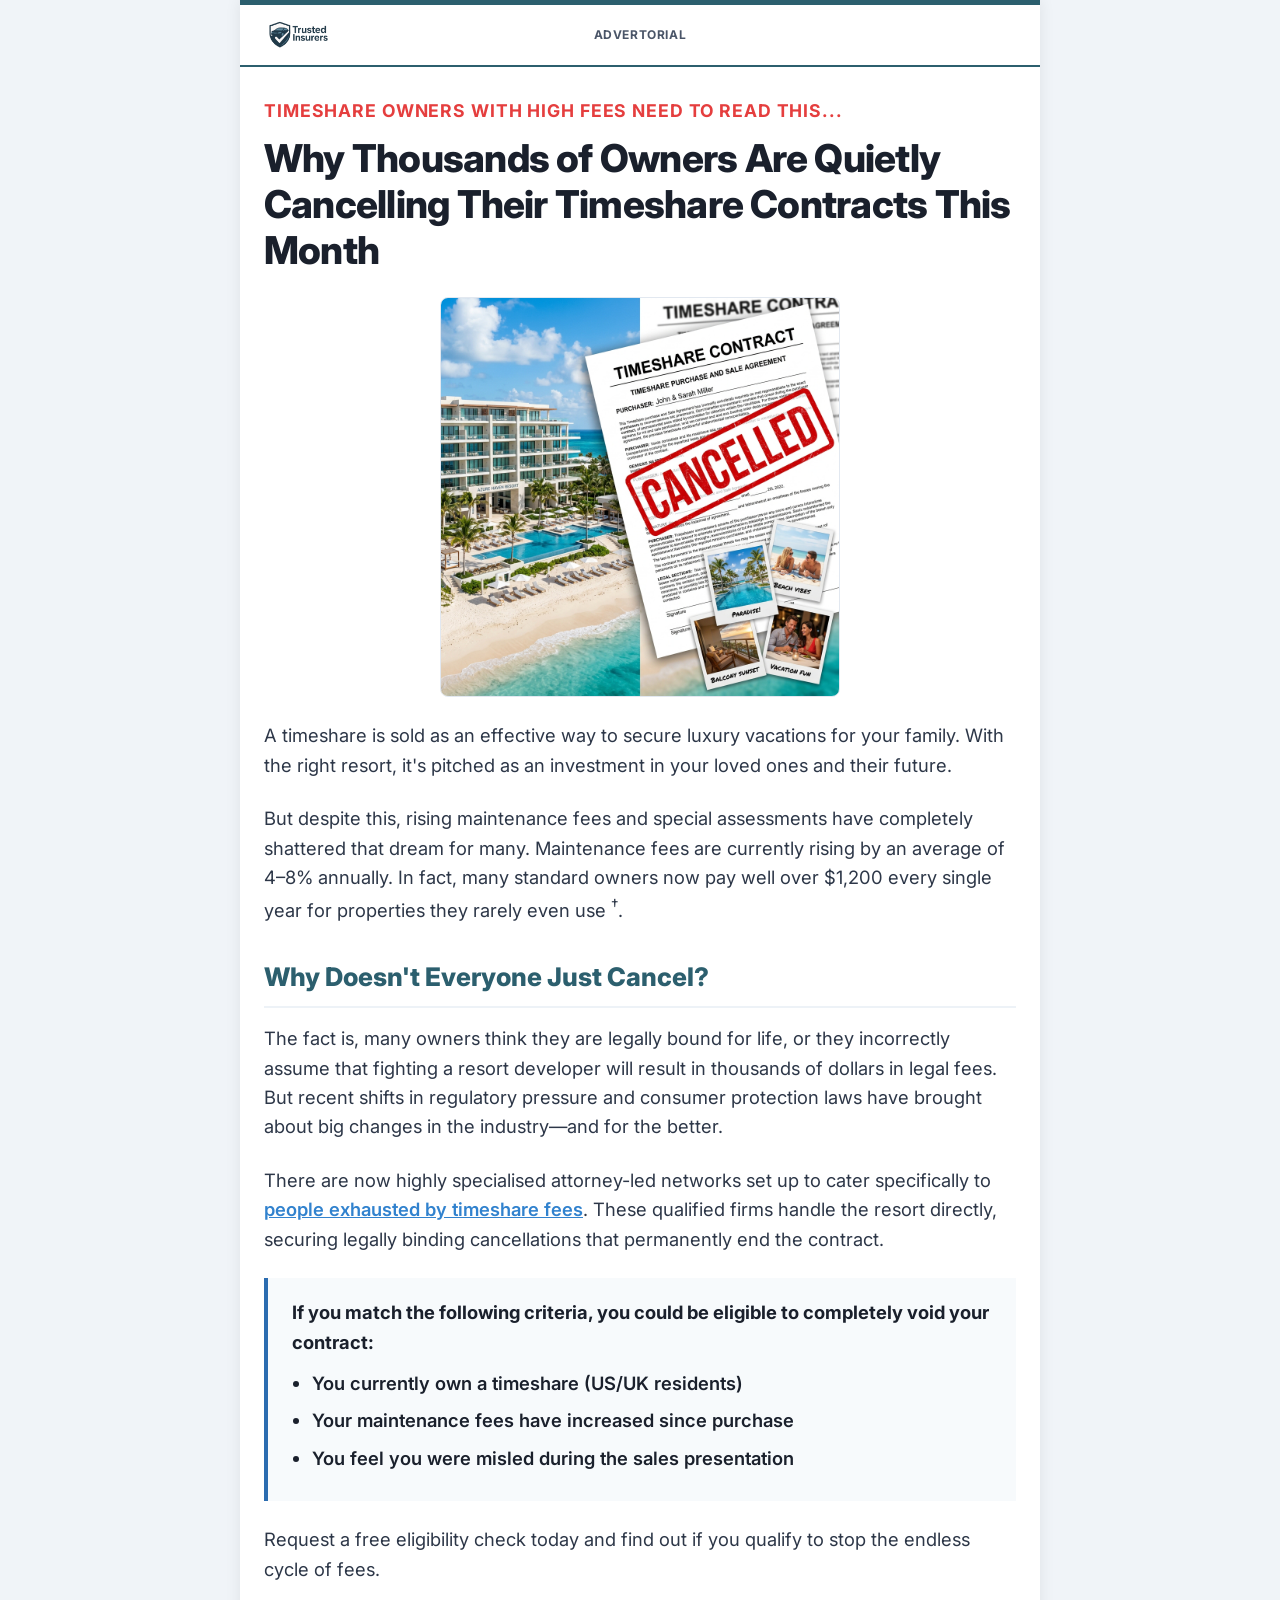
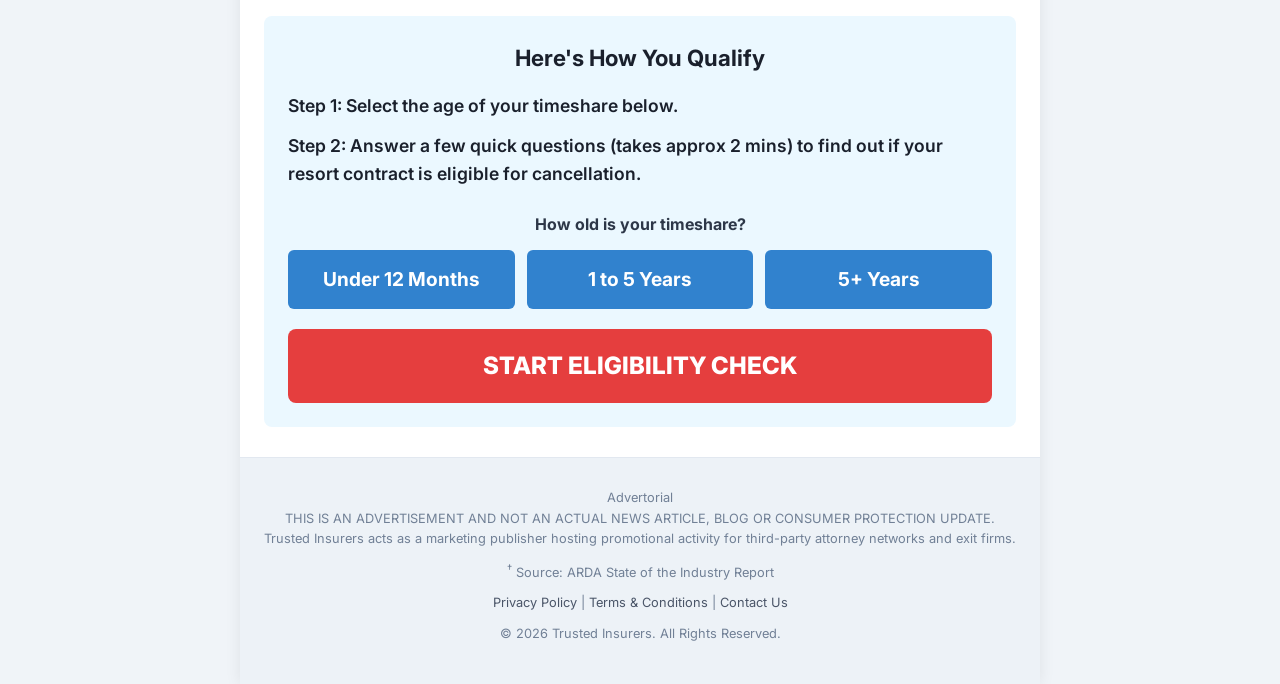
<file: lander-e-native-problem.html>
<!DOCTYPE html>
<html lang="en">
<head>
<meta charset="UTF-8">
<meta name="viewport" content="width=device-width, initial-scale=1.0">
<title>Waitlist - Timeshare Contract Cancellation</title>
<link href="https://fonts.googleapis.com/css2?family=Inter:wght@400;600;700;800&display=swap" rel="stylesheet">
<style>
  * { box-sizing: border-box; margin: 0; padding: 0; }
  body {
    font-family: 'Inter', Arial, sans-serif;
    color: #1a202c;
    line-height: 1.6;
    background-color: #f0f4f8;
  }
  .page-container {
    max-width: 800px;
    margin: 0 auto;
    background: #fff;
    min-height: 100vh;
    box-shadow: 0 0 15px rgba(0,0,0,0.08); border-top: 5px solid #2c5f6e;
  }
  .header {
    display: flex;
    align-items: center;
    padding: 10px 24px;
    border-bottom: 2px solid #2c5f6e;
    background-color: #fff;
    position: relative;
  }
  .logo {
    height: 70px;
    margin-top: -15px;
    margin-bottom: -15px;
  }
  .header-tag {
    position: absolute;
    left: 50%;
    transform: translateX(-50%);
    font-size: 0.75rem;
    font-weight: 700;
    color: #4a5568;
    text-transform: uppercase;
    letter-spacing: 0.05em;
  }
  .content {
    padding: 30px 24px;
  }
  .pre-headline {
    font-size: 1.1rem;
    color: #e53e3e;
    font-weight: 700;
    text-transform: uppercase;
    letter-spacing: 0.05em;
    margin-bottom: 10px;
  }
  .article-title {
    font-size: 2.4rem;
    font-weight: 800;
    color: #1a202c;
    line-height: 1.2;
    margin-bottom: 24px;
    letter-spacing: -0.02em;
  }
  .hero-img {
    display: block;
    width: 100%;
    max-width: 400px;
    margin: 0 auto 24px auto;
    border: 1px solid #e2e8f0;
    border-radius: 8px;
  }
  .text-body {
    font-size: 1.15rem;
    color: #2d3748;
    margin-bottom: 24px;
  }
  .text-body a {
    color: #3182ce;
    text-decoration: underline;
    font-weight: 600;
  }
  .section-h2 {
    font-size: 1.6rem;
    font-weight: 800;
    color: #2c5f6e;
    margin-top: 32px;
    margin-bottom: 16px;
    border-bottom: 2px solid #edf2f7;
    padding-bottom: 8px;
  }
  .criteria-list {
    background: #f7fafc;
    padding: 20px 24px;
    border-left: 4px solid #2b6cb0;
    margin-bottom: 24px;
  }
  .criteria-list ul {
    list-style: disc;
    padding-left: 20px;
    font-size: 1.15rem;
    font-weight: 600;
  }
  .criteria-list li { margin-bottom: 8px; }
  
  .how-to-section {
    background: #ebf8ff;
    padding: 24px;
    border-radius: 8px;
    margin-top: 32px;
  }
  .how-to-section h3 {
    font-size: 1.4rem;
    margin-bottom: 16px;
    text-align: center;
  }
  .steps-list {
    list-style: none;
    font-size: 1.1rem;
    font-weight: 600;
    margin-bottom: 24px;
  }
  .steps-list li { margin-bottom: 12px; }
  
  .btn-group {
    display: flex;
    flex-wrap: wrap;
    gap: 12px;
    justify-content: center;
    margin-bottom: 20px;
  }
  .action-btn {
    display: inline-block;
    padding: 14px 20px;
    background-color: #3182ce;
    color: #ffffff;
    font-size: 1.2rem;
    font-weight: 700;
    text-align: center;
    text-decoration: none;
    border-radius: 6px;
    flex: 1 1 30%;
    min-width: 160px;
    transition: background 0.2s;
  }
  .action-btn:hover { background-color: #2b6cb0; }
  .final-cta {
    display: block;
    width: 100%;
    padding: 18px 24px;
    background-color: #e53e3e;
    color: #fff;
    font-size: 1.5rem;
    font-weight: 800;
    text-align: center;
    text-decoration: none;
    border-radius: 8px;
    margin-top: 16px;
    text-transform: uppercase;
  }
  .final-cta:hover { background-color: #c53030; }

  .footer {
    background: #edf2f7;
    color: #718096;
    padding: 30px 24px;
    text-align: center;
    font-size: 0.8rem;
    border-top: 1px solid #e2e8f0;
  }
  .footer a {
    color: #4a5568;
    text-decoration: none;
  }
  .footer p { margin-bottom: 10px; }

  @media(max-width: 600px) {
    .article-title { font-size: 2rem; }
    .action-btn { flex: 1 1 100%; }
  }
</style>
</head>
<body>

<div class="page-container">
  
  <header class="header">
    <img src="edited-photo (2).png" alt="Trusted Insurers" class="logo">
    <span class="header-tag">Advertorial</span>
  </header>

  <div class="content">
    <div class="pre-headline">Timeshare Owners With High Fees Need To Read This...</div>
    <h1 class="article-title">Why Thousands of Owners Are Quietly Cancelling Their Timeshare Contracts This Month</h1>
    
    <img src="img-contract-cancelled.png" alt="Timeshare contract cancelled" class="hero-img">

    <p class="text-body">A timeshare is sold as an effective way to secure luxury vacations for your family. With the right resort, it's pitched as an investment in your loved ones and their future.</p>
    
    <p class="text-body">But despite this, rising maintenance fees and special assessments have completely shattered that dream for many. Maintenance fees are currently rising by an average of 4–8% annually. In fact, many standard owners now pay well over $1,200 every single year for properties they rarely even use <sup>†</sup>.</p>

    <h2 class="section-h2">Why Doesn't Everyone Just Cancel?</h2>
    
    <p class="text-body">The fact is, many owners think they are legally bound for life, or they incorrectly assume that fighting a resort developer will result in thousands of dollars in legal fees. But recent shifts in regulatory pressure and consumer protection laws have brought about big changes in the industry—and for the better.</p>

    <p class="text-body">There are now highly specialised attorney-led networks set up to cater specifically to <a href="https://trk.trusted-insurers.com/cf/click">people exhausted by timeshare fees</a>. These qualified firms handle the resort directly, securing legally binding cancellations that permanently end the contract.</p>

    <div class="criteria-list">
      <p style="margin-bottom:12px;font-weight:700;font-size:1.15rem;">If you match the following criteria, you could be eligible to completely void your contract:</p>
      <ul>
        <li>You currently own a timeshare (US/UK residents)</li>
        <li>Your maintenance fees have increased since purchase</li>
        <li>You feel you were misled during the sales presentation</li>
      </ul>
    </div>

    <p class="text-body">Request a free eligibility check today and find out if you qualify to stop the endless cycle of fees.</p>

    <!-- CTA SECTION -->
    <div class="how-to-section">
      <h3>Here's How You Qualify</h3>
      <ul class="steps-list">
        <li>Step 1: Select the age of your timeshare below.</li>
        <li>Step 2: Answer a few quick questions (takes approx 2 mins) to find out if your resort contract is eligible for cancellation.</li>
      </ul>
      
      <p style="text-align:center; font-weight:700; margin-bottom:12px; color:#2d3748;">How old is your timeshare?</p>
      <div class="btn-group">
        <a href="https://trk.trusted-insurers.com/cf/click" class="action-btn">Under 12 Months</a>
        <a href="https://trk.trusted-insurers.com/cf/click" class="action-btn">1 to 5 Years</a>
        <a href="https://trk.trusted-insurers.com/cf/click" class="action-btn">5+ Years</a>
      </div>

      <a href="https://trk.trusted-insurers.com/cf/click" class="final-cta">Start Eligibility Check</a>
    </div>

  </div> <!-- end content -->

  <footer class="footer">
    <p>Advertorial<br>
    THIS IS AN ADVERTISEMENT AND NOT AN ACTUAL NEWS ARTICLE, BLOG OR CONSUMER PROTECTION UPDATE.<br>
    Trusted Insurers acts as a marketing publisher hosting promotional activity for third-party attorney networks and exit firms.</p>
    
    <p><sup>†</sup> Source: ARDA State of the Industry Report</p>
    
    <p>
      <a href="https://trk.trusted-insurers.com/cf/click">Privacy Policy</a> | 
      <a href="https://trk.trusted-insurers.com/cf/click">Terms & Conditions</a> | 
      <a href="https://trk.trusted-insurers.com/cf/click">Contact Us</a>
    </p>
    <p style="margin-top: 10px;">© 2026 Trusted Insurers. All Rights Reserved.</p>
  </footer>

</div>

</body>
</html>
</file>
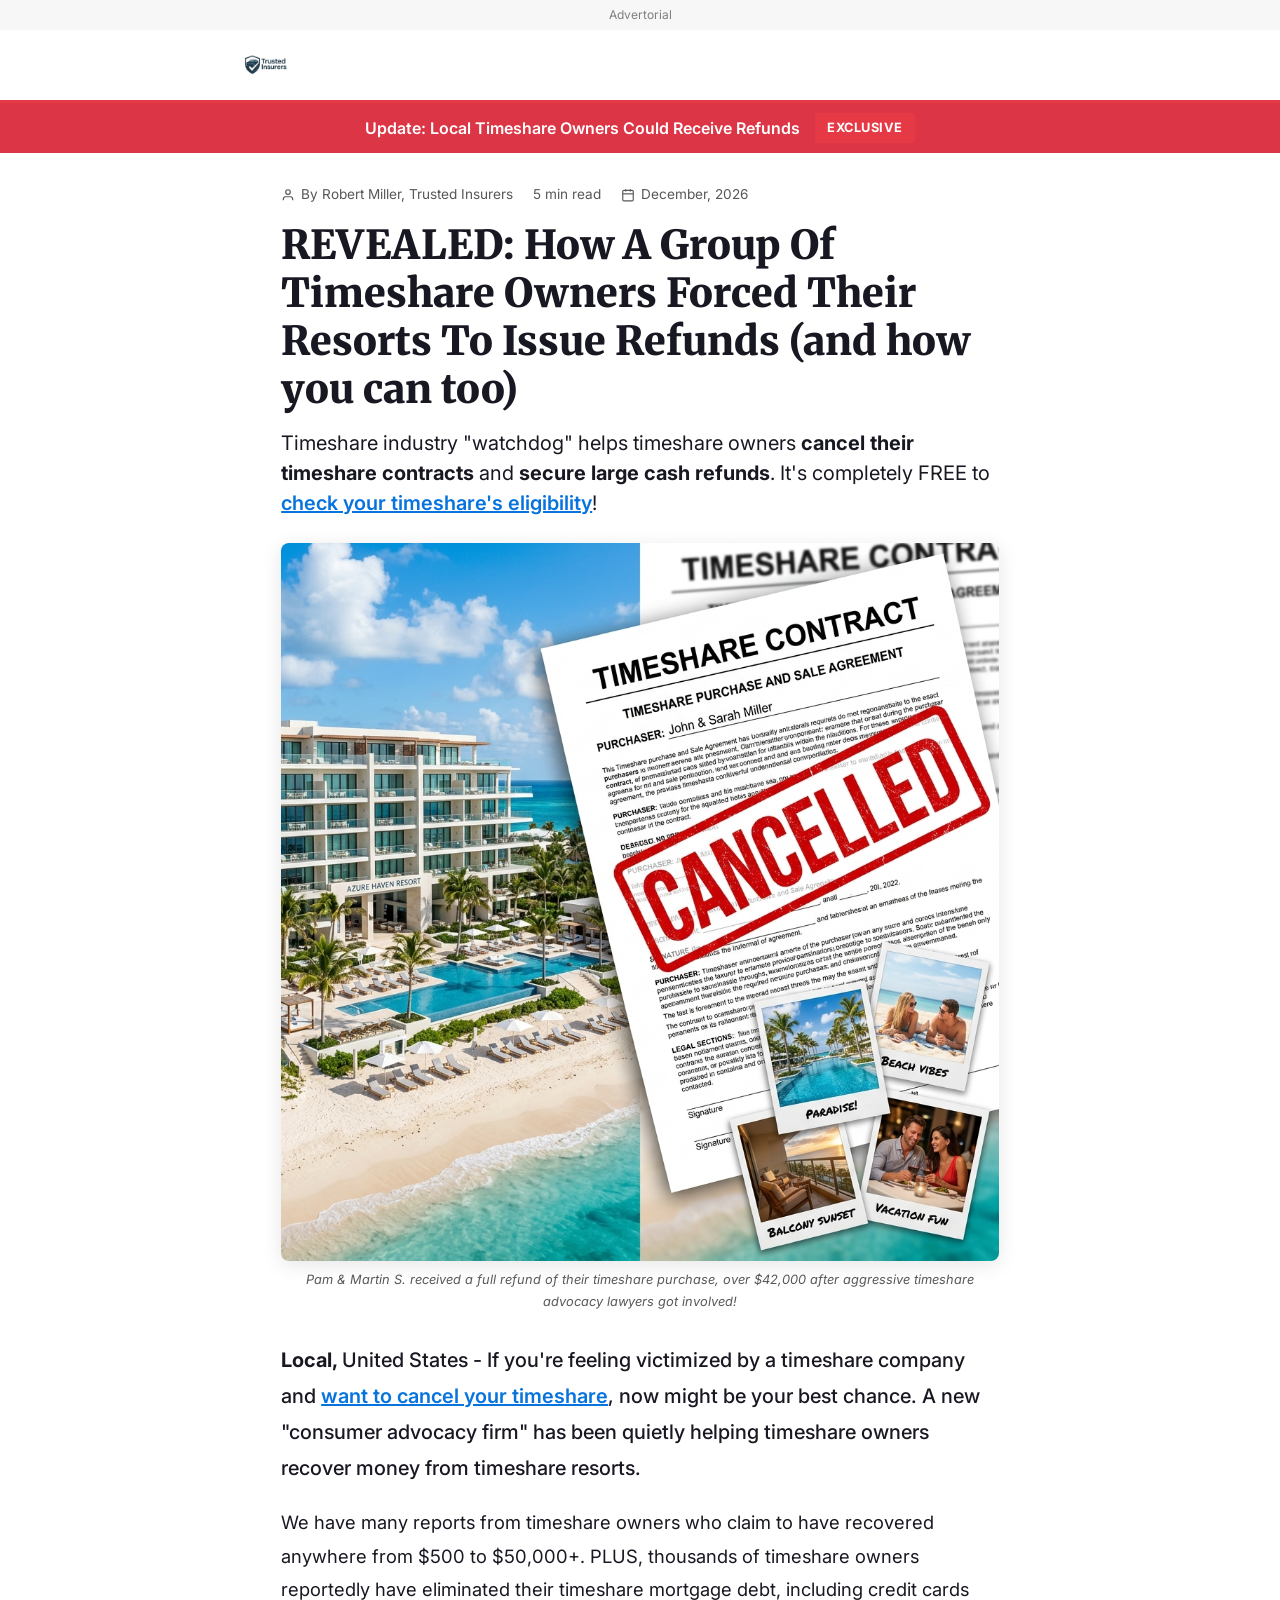
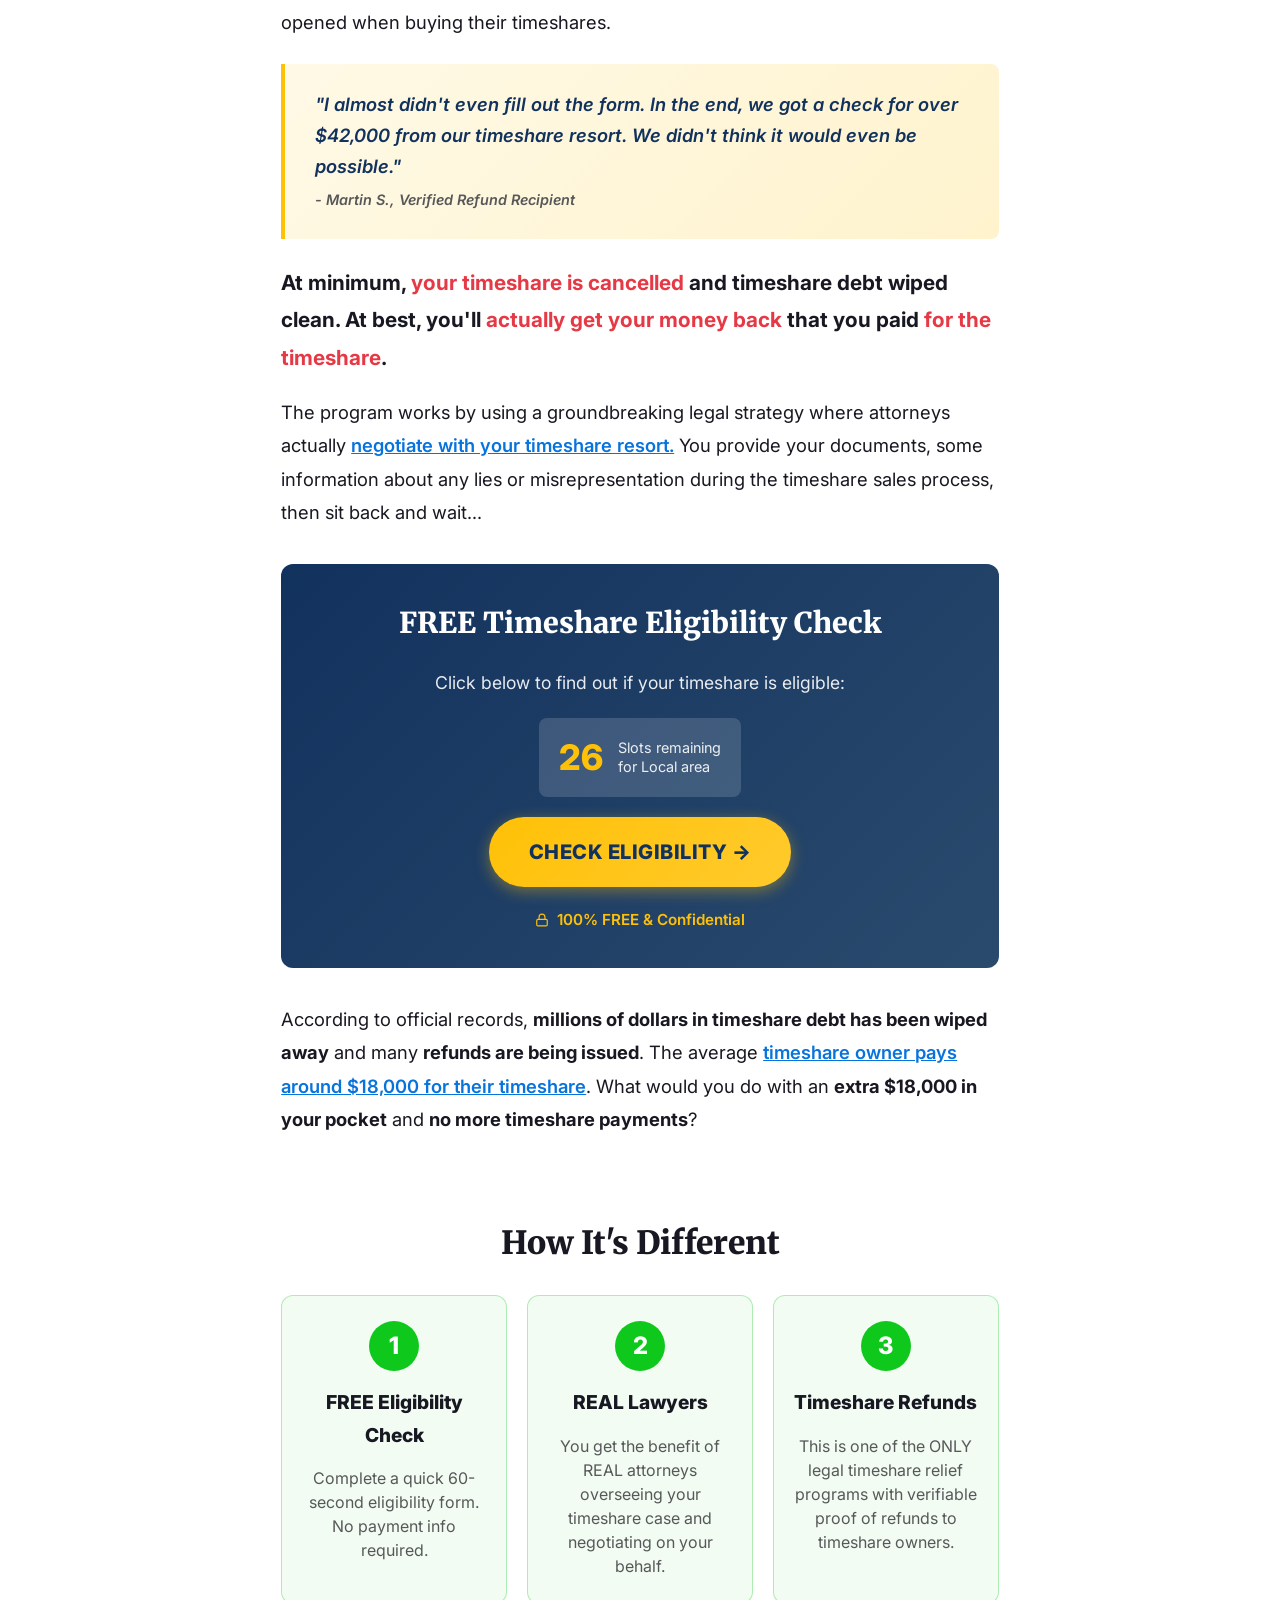
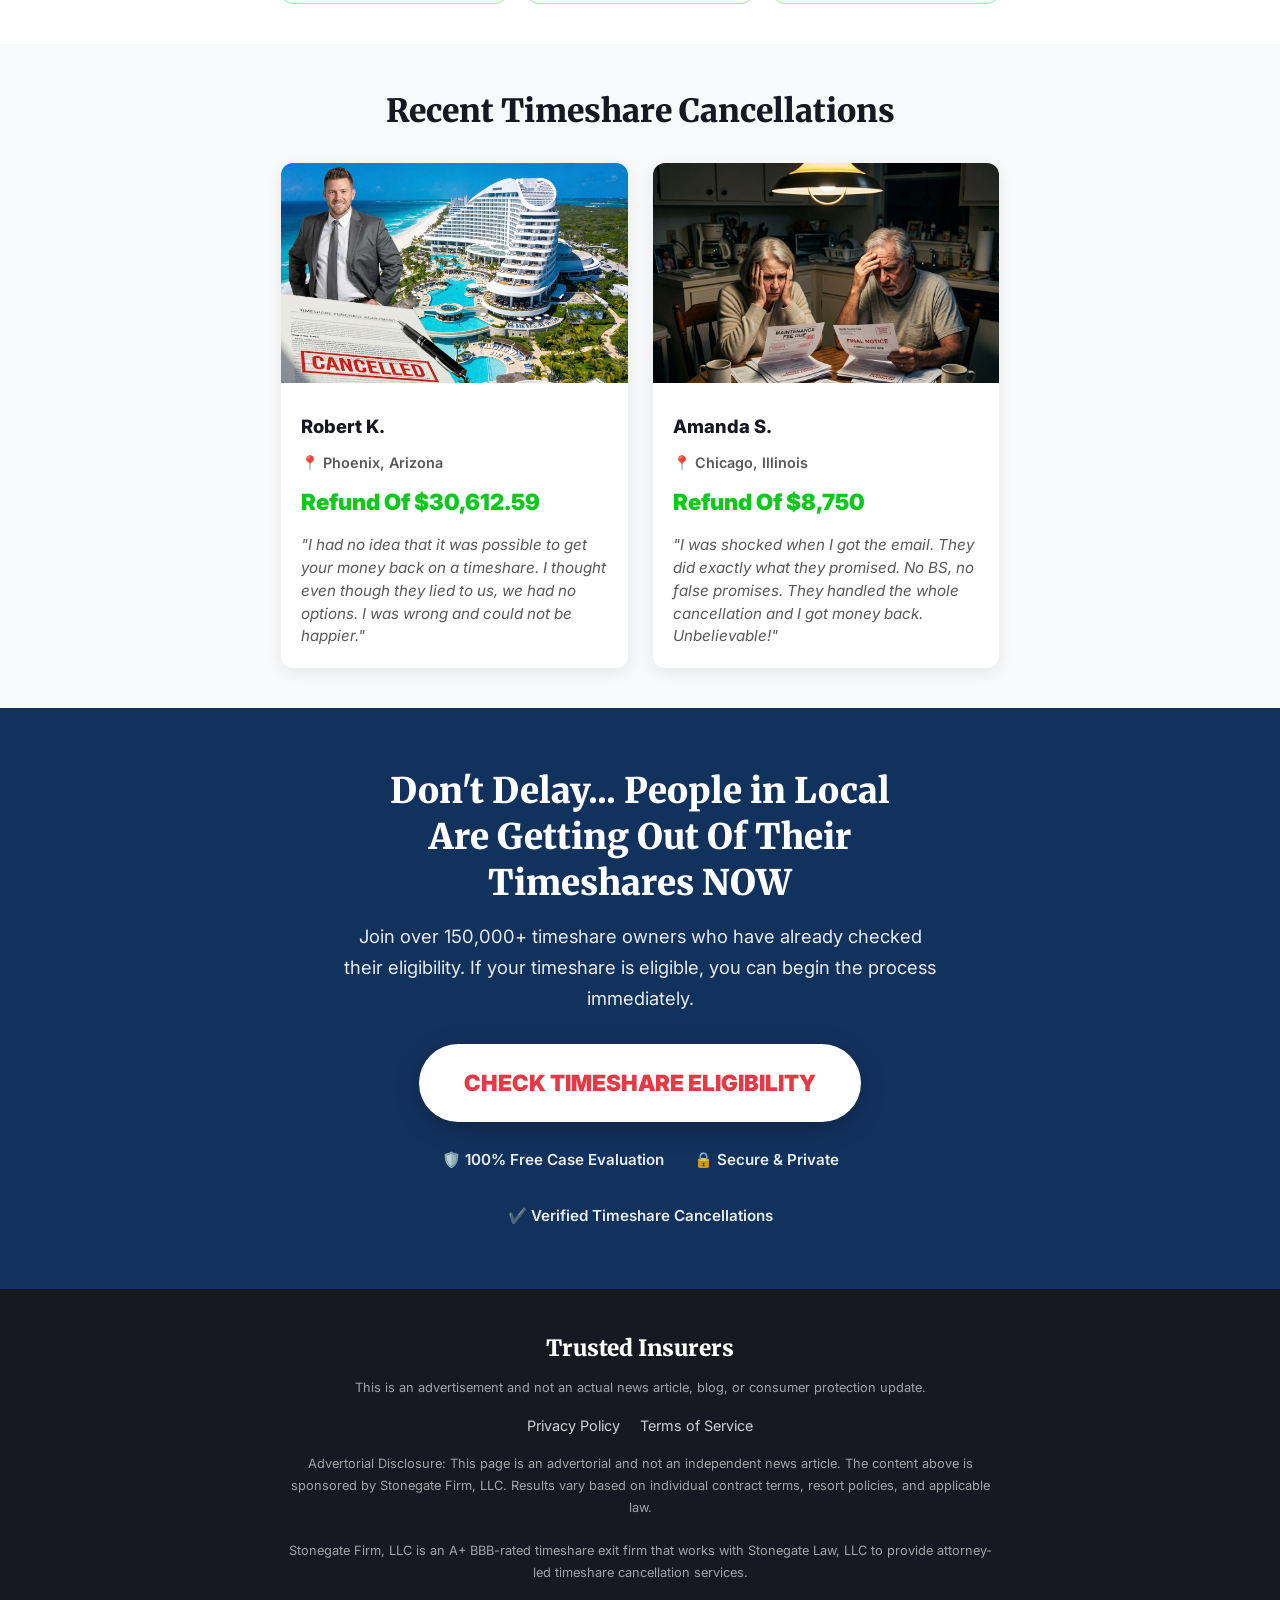
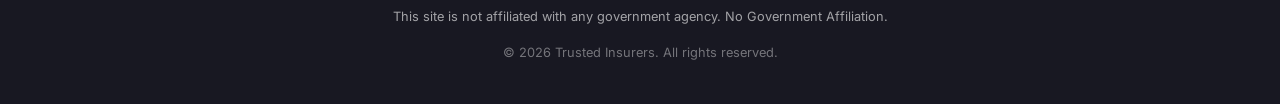
<file: lander-f-clean-advertorial.html>
<!DOCTYPE html>
<html lang="en">
<head>
  <meta charset="UTF-8">
  <meta name="viewport" content="width=device-width, initial-scale=1.0">
  <meta name="description" content="Is your timeshare eligible to begin the cancellation process? Find out right now.">
  <title>Couple cancels timeshare and gets over $42,000 back!</title>
  
  <link rel="preconnect" href="https://fonts.googleapis.com">
  <link rel="preconnect" href="https://fonts.gstatic.com" crossorigin>
  <link href="https://fonts.googleapis.com/css2?family=Merriweather:wght@400;700;900&family=Inter:wght@400;500;600;700&display=swap" rel="stylesheet">
  
  <style>
    :root {
      --color-primary: #e63946;
      --color-secondary: #12325E;
      --color-background: #ffffff;
      --color-text-primary: #181822;
      --color-text-secondary: #575859;
      --font-heading: 'Merriweather', Georgia, serif;
      --font-body: 'Inter', Helvetica, sans-serif;
      --color-accent: #ffc107;
      --color-success: #28a745;
      --color-urgent: #dc3545;
    }

    * { margin: 0; padding: 0; box-sizing: border-box; }

    body {
      font-family: var(--font-body);
      background-color: var(--color-background);
      color: var(--color-text-primary);
      line-height: 1.7;
      -webkit-font-smoothing: antialiased;
    }

    .container {
      max-width: 820px;
      margin: 0 auto;
      padding: 0 4%;
      width: 100%;
    }

    /* Advertorial Bar */
    .advertorial-bar {
      width: 100%;
      font-size: 12px;
      text-align: center;
      color: #7f7f7f;
      background: #f7f7f7;
      padding: 5px 0;
    }

    /* Header */
    .header-section {
      background: #fff;
      border-bottom: 3px solid var(--color-primary);
      padding: 10px 0;
    }
    .header-container {
      display: flex;
      justify-content: space-between;
      align-items: center;
      max-width: 900px;
      margin: 0 auto;
      padding: 0 4%;
    }
    .header-logo-img { height: 50px; }

    /* Breaking Banner */
    .breaking-section {
      background: var(--color-urgent);
      padding: 10px 0;
    }
    .breaking-container {
      display: flex;
      align-items: center;
      justify-content: center;
      gap: 15px;
      text-align: center;
      flex-wrap: wrap;
    }
    .breaking-text {
      color: #fff;
      font-weight: 600;
      font-size: 1rem;
    }
    .category-tag {
      background: var(--color-primary);
      color: #fff;
      padding: 4px 12px;
      font-weight: 700;
      text-transform: uppercase;
      font-size: 0.8rem;
      letter-spacing: 0.5px;
      border-radius: 3px;
    }

    /* Hero Section */
    .hero-section { padding-top: 30px; padding-bottom: 20px; }
    .article-meta {
      display: flex;
      align-items: center;
      gap: 20px;
      flex-wrap: wrap;
      font-size: 0.85rem;
      color: var(--color-text-secondary);
      margin-bottom: 15px;
    }
    .author-info, .header-date { display: flex; align-items: center; gap: 6px; }
    .author-info img, .header-date img { width: 14px; opacity: 0.6; }
    
    .headline {
      font-family: var(--font-heading);
      font-size: 2.5rem;
      font-weight: 900;
      line-height: 1.2;
      color: var(--color-text-primary);
      margin-bottom: 15px;
    }
    .subheadline {
      font-size: 1.25rem;
      color: var(--color-text-primary);
      font-weight: 400;
      line-height: 1.5;
      margin-bottom: 25px;
    }
    .hero-image-wrap {
      width: 100%;
      border-radius: 8px;
      overflow: hidden;
      box-shadow: 0 4px 20px rgba(0,0,0,0.1);
      margin-bottom: 8px;
    }
    .hero-image {
      width: 100%;
      height: auto;
      display: block;
    }
    .image-caption {
      font-size: 0.8rem;
      color: var(--color-text-secondary);
      font-style: italic;
      text-align: center;
      width: 100%;
      margin-bottom: 30px;
    }

    /* Content Body */
    .article-text {
      font-size: 1.15rem;
      line-height: 1.8;
      color: var(--color-text-primary);
      margin-bottom: 20px;
    }
    .article-text.lead { font-size: 1.25rem; font-weight: 500; }
    
    .highlight-box {
      background: linear-gradient(135deg, #fff9e6 0%, #fff3cd 100%);
      border-left: 4px solid var(--color-accent);
      padding: 25px 30px;
      border-radius: 0 8px 8px 0;
      margin: 25px 0;
    }
    .highlight-text {
      font-size: 1.15rem;
      font-weight: 600;
      color: var(--color-secondary);
      font-style: italic;
    }
    .text-bold { font-weight: 700; }
    .text-red { color: var(--color-primary); font-weight: 700; }
    .article-link { color: #0773dd; text-decoration: underline; font-weight: 600; }

    /* CTA Box */
    .cta-box {
      background: linear-gradient(135deg, var(--color-secondary) 0%, #2a4a6d 100%);
      padding: 35px;
      border-radius: 12px;
      text-align: center;
      display: flex;
      flex-direction: column;
      align-items: center;
      gap: 20px;
      margin: 35px 0;
    }
    .cta-heading {
      font-family: var(--font-heading);
      font-size: 1.8rem;
      color: #fff;
      font-weight: 900;
    }
    .cta-subtext { color: rgba(255,255,255,0.9); font-size: 1.1rem; }
    
    .spots-counter {
      background: rgba(255,255,255,0.15);
      padding: 10px 20px;
      border-radius: 8px;
      display: flex;
      align-items: center;
      gap: 15px;
    }
    .spots-number {
      font-size: 2.2rem;
      font-weight: 800;
      color: var(--color-accent);
      transition: transform 0.2s ease;
    }
    .spots-label {
      color: rgba(255,255,255,0.9);
      font-size: 0.9rem;
      line-height: 1.3;
      text-align: left;
    }

    .cta-button {
      display: inline-flex;
      align-items: center;
      justify-content: center;
      gap: 10px;
      background: linear-gradient(135deg, var(--color-accent) 0%, #ffca2c 100%);
      color: var(--color-secondary);
      padding: 18px 40px;
      font-size: 1.25rem;
      font-weight: 800;
      text-decoration: none;
      border-radius: 50px;
      text-transform: uppercase;
      letter-spacing: 0.5px;
      transition: all 0.3s;
      box-shadow: 0 4px 15px rgba(255,193,7,0.4);
    }
    .cta-button:hover { transform: translateY(-3px); box-shadow: 0 8px 25px rgba(255,193,7,0.5); }
    .cta-urgency { color: var(--color-accent); font-size: 0.95rem; font-weight: 600; display: flex; align-items: center; gap: 8px;}

    /* Steps Grid */
    .section-title {
      font-family: var(--font-heading);
      font-size: 2rem;
      color: var(--color-text-primary);
      text-align: center;
      margin: 40px 0 25px 0;
      font-weight: 900;
    }
    .steps-grid {
      display: grid;
      grid-template-columns: repeat(3, 1fr);
      gap: 20px;
      margin-bottom: 40px;
    }
    .step-card {
      text-align: center;
      padding: 25px 20px;
      background: rgba(14,200,28,0.05);
      border: 1px solid rgba(14,200,28,0.3);
      border-radius: 12px;
      display: flex;
      flex-direction: column;
      align-items: center;
      gap: 15px;
    }
    .step-number {
      width: 50px;
      height: 50px;
      background: #0ec81c;
      color: #fff;
      border-radius: 50%;
      display: flex;
      align-items: center;
      justify-content: center;
      font-size: 1.5rem;
      font-weight: 800;
    }
    .step-title { font-weight: 800; font-size: 1.2rem; color: var(--color-text-primary); }
    .step-desc { font-size: 1rem; color: var(--color-text-secondary); line-height: 1.5; }

    /* Winners Grid */
    .winners-section { background: #f8f9fa; padding: 40px 0; }
    .winners-grid {
      display: grid;
      grid-template-columns: repeat(2, 1fr);
      gap: 25px;
    }
    .winner-card {
      background: #fff;
      border-radius: 12px;
      overflow: hidden;
      box-shadow: 0 4px 15px rgba(0,0,0,0.08);
    }
    .winner-image { width: 100%; height: 220px; object-fit: cover; }
    .winner-content { padding: 20px; display: flex; flex-direction: column; gap: 8px; }
    .winner-name { font-weight: 800; font-size: 1.15rem; color: var(--color-text-primary); }
    .winner-location { font-size: 0.9rem; color: var(--color-text-secondary); font-weight: 600; }
    .winner-prize { font-size: 1.4rem; font-weight: 900; color: #0ec81c; }
    .winner-quote { font-style: italic; color: var(--color-text-secondary); font-size: 0.95rem; line-height: 1.5; margin-top: 5px;}

    /* Final CTA Section */
    .final-cta-section {
      background: var(--color-secondary);
      padding: 60px 0;
      text-align: center;
    }
    .final-cta-container { max-width: 700px; margin: 0 auto; padding: 0 4%; }
    .final-heading {
      font-family: var(--font-heading);
      font-size: 2.2rem;
      color: #fff;
      font-weight: 900;
      line-height: 1.3;
      margin-bottom: 15px;
    }
    .final-subtext { color: rgba(255,255,255,0.9); font-size: 1.15rem; margin-bottom: 30px;}
    
    .final-button {
      display: inline-block;
      background: #fff;
      color: var(--color-primary);
      padding: 20px 45px;
      font-size: 1.4rem;
      font-weight: 900;
      text-decoration: none;
      border-radius: 50px;
      text-transform: uppercase;
      transition: all 0.3s;
      box-shadow: 0 6px 25px rgba(0,0,0,0.25);
      margin-bottom: 25px;
    }
    .final-button:hover { transform: scale(1.05); box-shadow: 0 10px 35px rgba(0,0,0,0.35); }
    .trust-badges { display: flex; justify-content: center; gap: 30px; flex-wrap: wrap; }
    .trust-item { color: rgba(255,255,255,0.9); font-size: 0.95rem; font-weight: 600;}

    /* Footer */
    .footer-section { background: var(--color-text-primary); padding: 40px 0; text-align: center; }
    .footer-logo { font-family: var(--font-heading); font-size: 1.4rem; font-weight: 900; color: #fff; margin-bottom: 10px; display: block;}
    .footer-disclaimer { font-size: 0.8rem; color: rgba(255,255,255,0.6); line-height: 1.7; margin-bottom: 15px; }
    .footer-links { display: flex; justify-content: center; gap: 20px; margin-bottom: 15px; }
    .footer-links a { color: rgba(255,255,255,0.8); text-decoration: none; font-size: 0.9rem; }
    .footer-links a:hover { color: #fff; text-decoration: underline;}

    /* Mobile */
    @media (max-width: 768px) {
      .headline { font-size: 1.9rem; }
      .steps-grid, .winners-grid { grid-template-columns: 1fr; gap: 15px; }
      .cta-heading { font-size: 1.6rem; }
      .final-heading { font-size: 1.8rem; }
      .cta-button, .final-button { padding: 15px 25px; font-size: 1.1rem; width: 100%;}
      .breaking-text { text-align: left; max-width: 65%; font-size: 0.85rem;}
      .category-tag { font-size: 0.75rem; margin-left: auto;}
    }
  </style>
</head>
<body>

  <!-- Advertorial Top Bar -->
  <div class="advertorial-bar">Advertorial</div>

  <!-- Header Section -->
  <header class="header-section">
    <div class="header-container">
      <img src="edited-photo (2).png" alt="Trusted Insurers" class="header-logo-img">
      <!-- You mentioned wanting dynamic city macros globally, usually city implies local relevancy, we can keep Trusted Insurers as the brand -->
    </div>
  </header>

  <!-- Breaking Banner -->
  <section class="breaking-section">
    <div class="container breaking-container">
      <span class="breaking-text">Update: <span class="city-macro">Local</span> Timeshare Owners Could Receive Refunds</span>
      <span class="category-tag">Exclusive</span>
    </div>
  </section>

  <!-- Hero Section -->
  <article class="hero-section">
    <div class="container">
      
      <div class="article-meta">
        <div class="author-info">
          <!-- Inline SVG for User -->
          <svg width="14" height="14" viewBox="0 0 24 24" fill="none" stroke="currentColor" stroke-width="2"><path d="M20 21v-2a4 4 0 0 0-4-4H8a4 4 0 0 0-4 4v2"></path><circle cx="12" cy="7" r="4"></circle></svg>
          <span>By Robert Miller, Trusted Insurers</span>
        </div>
        <span>5 min read</span>
        <div class="header-date">
          <svg width="14" height="14" viewBox="0 0 24 24" fill="none" stroke="currentColor" stroke-width="2"><rect x="3" y="4" width="18" height="18" rx="2" ry="2"></rect><line x1="16" y1="2" x2="16" y2="6"></line><line x1="8" y1="2" x2="8" y2="6"></line><line x1="3" y1="10" x2="21" y2="10"></line></svg>
          <span id="current-month-year">April, 2026</span>
        </div>
      </div>

      <h1 class="headline">REVEALED: How A Group Of Timeshare Owners Forced Their Resorts To Issue Refunds (and how you can too)</h1>
      
      <p class="subheadline">
        Timeshare industry "watchdog" helps timeshare owners <strong class="text-bold">cancel their timeshare contracts</strong> and <strong class="text-bold">secure large cash refunds</strong>. It's completely FREE to <a href="https://trk.trusted-insurers.com/cf/click" class="article-link">check your timeshare's eligibility</a>!
      </p>

      <div class="hero-image-wrap">
        <img src="img-contract-cancelled.png" alt="Timeshare Refund Document" class="hero-image">
      </div>
      <p class="image-caption">Pam &amp; Martin S. received a full refund of their timeshare purchase, over $42,000 after aggressive timeshare advocacy lawyers got involved!</p>

      <!-- Main Content -->
      <p class="article-text lead">
        <strong class="text-bold"><span class="city-macro">Local</span>, </strong>United States - If you're feeling victimized by a timeshare company and <a href="https://trk.trusted-insurers.com/cf/click" class="article-link">want to cancel your timeshare</a>, now might be your best chance. A new "consumer advocacy firm" has been quietly helping timeshare owners recover money from timeshare resorts.
      </p>
      
      <p class="article-text">
        We have many reports from timeshare owners who claim to have recovered anywhere from $500 to $50,000+. PLUS, thousands of timeshare owners reportedly have eliminated their timeshare mortgage debt, including credit cards opened when buying their timeshares.
      </p>

      <div class="highlight-box">
        <p class="highlight-text">
          "I almost didn't even fill out the form. In the end, we got a check for over $42,000 from our timeshare resort. We didn't think it would even be possible." <br><span style="font-size: 0.9rem; color: #575859">- Martin S., Verified Refund Recipient</span>
        </p>
      </div>

      <p class="article-text text-bold" style="font-size: 1.3rem;">
        At minimum, <span class="text-red">your timeshare is cancelled</span> and timeshare debt wiped clean. At best, you'll <span class="text-red">actually get your money back</span> that you paid <span class="text-red">for the timeshare</span>.
      </p>

      <p class="article-text">
        The program works by using a groundbreaking legal strategy where attorneys actually <a href="https://trk.trusted-insurers.com/cf/click" class="article-link">negotiate with your timeshare resort.</a> You provide your documents, some information about any lies or misrepresentation during the timeshare sales process, then sit back and wait...
      </p>

      <!-- CTA Box -->
      <div class="cta-box">
        <h3 class="cta-heading">FREE Timeshare Eligibility Check</h3>
        <p class="cta-subtext">Click below to find out if your timeshare is eligible:</p>
        
        <div class="spots-counter">
          <span id="spots-number" class="spots-number">26</span>
          <span class="spots-label">Slots remaining<br>for <span class="city-macro">Local</span> area</span>
        </div>

        <a href="https://trk.trusted-insurers.com/cf/click" class="cta-button">
          Check eligibility →
        </a>
        
        <div class="cta-urgency">
          <svg width="14" height="14" viewBox="0 0 24 24" fill="none" stroke="currentColor" stroke-width="2"><rect x="3" y="11" width="18" height="11" rx="2" ry="2"></rect><path d="M7 11V7a5 5 0 0 1 10 0v4"></path></svg>
          100% FREE &amp; Confidential
        </div>
      </div>

      <p class="article-text">
        According to official records, <strong class="text-bold">millions of dollars in timeshare debt has been wiped away</strong> and many <strong class="text-bold">refunds are being issued</strong>. The average <a href="https://trk.trusted-insurers.com/cf/click" class="article-link">timeshare owner pays around $18,000 for their timeshare</a>. What would you do with an <strong class="text-bold">extra $18,000 in your pocket</strong> and <strong class="text-bold">no more timeshare payments</strong>?
      </p>

    </div>
  </article>

  <!-- Steps Section -->
  <section class="container">
    <h2 class="section-title">How It's Different</h2>
    <div class="steps-grid">
      <div class="step-card">
        <div class="step-number">1</div>
        <h4 class="step-title">FREE Eligibility Check</h4>
        <p class="step-desc">Complete a quick 60-second eligibility form. No payment info required.</p>
      </div>
      <div class="step-card">
        <div class="step-number">2</div>
        <h4 class="step-title">REAL Lawyers</h4>
        <p class="step-desc">You get the benefit of REAL attorneys overseeing your timeshare case and negotiating on your behalf.</p>
      </div>
      <div class="step-card">
        <div class="step-number">3</div>
        <h4 class="step-title">Timeshare Refunds</h4>
        <p class="step-desc">This is one of the ONLY legal timeshare relief programs with verifiable proof of refunds to timeshare owners.</p>
      </div>
    </div>
  </section>

  <!-- Winners Section -->
  <section class="winners-section">
    <div class="container">
      <h2 class="section-title" style="margin-top:0;">Recent Timeshare Cancellations</h2>
      <div class="winners-grid">
        <div class="winner-card">
          <img src="ChatGPT Image Jan 6, 2026, 01_58_22 PM (8).jpg" alt="Robert K." class="winner-image" style="object-position: center top;">
          <div class="winner-content">
            <span class="winner-name">Robert K.</span>
            <span class="winner-location">📍 Phoenix, Arizona</span>
            <span class="winner-prize">Refund Of $30,612.59</span>
            <p class="winner-quote">"I had no idea that it was possible to get your money back on a timeshare. I thought even though they lied to us, we had no options. I was wrong and could not be happier."</p>
          </div>
        </div>
        <div class="winner-card">
          <img src="img-distress.png" alt="Amanda S." class="winner-image" style="object-position: center 30%;">
          <div class="winner-content">
            <span class="winner-name">Amanda S.</span>
            <span class="winner-location">📍 Chicago, Illinois</span>
            <span class="winner-prize">Refund Of $8,750</span>
            <p class="winner-quote">"I was shocked when I got the email. They did exactly what they promised. No BS, no false promises. They handled the whole cancellation and I got money back. Unbelievable!"</p>
          </div>
        </div>
      </div>
    </div>
  </section>

  <!-- Final CTA Section -->
  <section class="final-cta-section">
    <div class="final-cta-container">
      <h2 class="final-heading">Don't Delay... People in <span class="city-macro">Local</span><br>Are Getting Out Of Their Timeshares NOW</h2>
      <p class="final-subtext">Join over 150,000+ timeshare owners who have already checked their eligibility. If your timeshare is eligible, you can begin the process immediately.</p>
      
      <a href="https://trk.trusted-insurers.com/cf/click" class="final-button">
        Check Timeshare Eligibility
      </a>

      <div class="trust-badges">
        <span class="trust-item">🛡️ 100% Free Case Evaluation</span>
        <span class="trust-item">🔒 Secure &amp; Private</span>
        <span class="trust-item">✔️ Verified Timeshare Cancellations</span>
      </div>
    </div>
  </section>

  <!-- Footer -->
  <footer class="footer-section">
    <div class="container">
      <span class="footer-logo">Trusted Insurers</span>
      <p class="footer-disclaimer">This is an advertisement and not an actual news article, blog, or consumer protection update.</p>
      
      <div class="footer-links">
        <a href="https://trk.trusted-insurers.com/cf/click">Privacy Policy</a>
        <a href="https://trk.trusted-insurers.com/cf/click">Terms of Service</a>
      </div>
      
      <p class="footer-disclaimer">
        Advertorial Disclosure: This page is an advertorial and not an independent news article. The content above is sponsored by Stonegate Firm, LLC. Results vary based on individual contract terms, resort policies, and applicable law.<br><br>
        Stonegate Firm, LLC is an A+ BBB-rated timeshare exit firm that works with Stonegate Law, LLC to provide attorney-led timeshare cancellation services.<br><br>
        This site is not affiliated with any government agency. No Government Affiliation.
      </p>
      <p style="color: rgba(255,255,255,0.4); font-size: 0.8rem;">© 2026 Trusted Insurers. All rights reserved.</p>
    </div>
  </footer>

  <script>
    document.addEventListener('DOMContentLoaded', function () {
      // 1. Dynamic CITY replacement based on URL parameter '?city='
      const urlParams = new URLSearchParams(window.location.search);
      let city = urlParams.get('city');

      if (city && city.trim() !== "") {
        // Capitalize the city properly (e.g. "dallas" -> "Dallas", "new york" -> "New York")
        const formattedCity = city.toLowerCase().split(' ').map(word => word.charAt(0).toUpperCase() + word.slice(1)).join(' ');
        
        // Find all span.city-macro and replace the text
        const cityTags = document.querySelectorAll('.city-macro');
        cityTags.forEach(tag => {
          tag.textContent = formattedCity;
        });
      }

      // 2. Spots Counter Logic
      const spotsElement = document.getElementById('spots-number');
      if (spotsElement) {
        let currentSpots = parseInt(spotsElement.textContent) || 26;
        
        function decreaseSpots() {
          if (currentSpots > 4) {
            currentSpots -= 1;
            spotsElement.textContent = currentSpots;
            
            // Pop effect
            spotsElement.style.transform = 'scale(1.2)';
            spotsElement.style.color = '#dc3545';
            setTimeout(() => {
              spotsElement.style.transform = 'scale(1)';
              spotsElement.style.color = 'var(--color-accent)';
            }, 300);
          }
          const nextTime = 10000;
          setTimeout(decreaseSpots, nextTime);
        }
        setTimeout(decreaseSpots, 10000); // starts after 10 seconds
      }

      // 3. Dynamic Date Logic (April, 2026)
      const dateElement = document.getElementById('current-month-year');
      if (dateElement) {
        const currentDate = new Date();
        const monthNames = ["January", "February", "March", "April", "May", "June", "July", "August", "September", "October", "November", "December"];
        dateElement.textContent = monthNames[currentDate.getMonth()] + ", " + currentDate.getFullYear();
      }
    });
  </script>

</body>
</html>
</file>
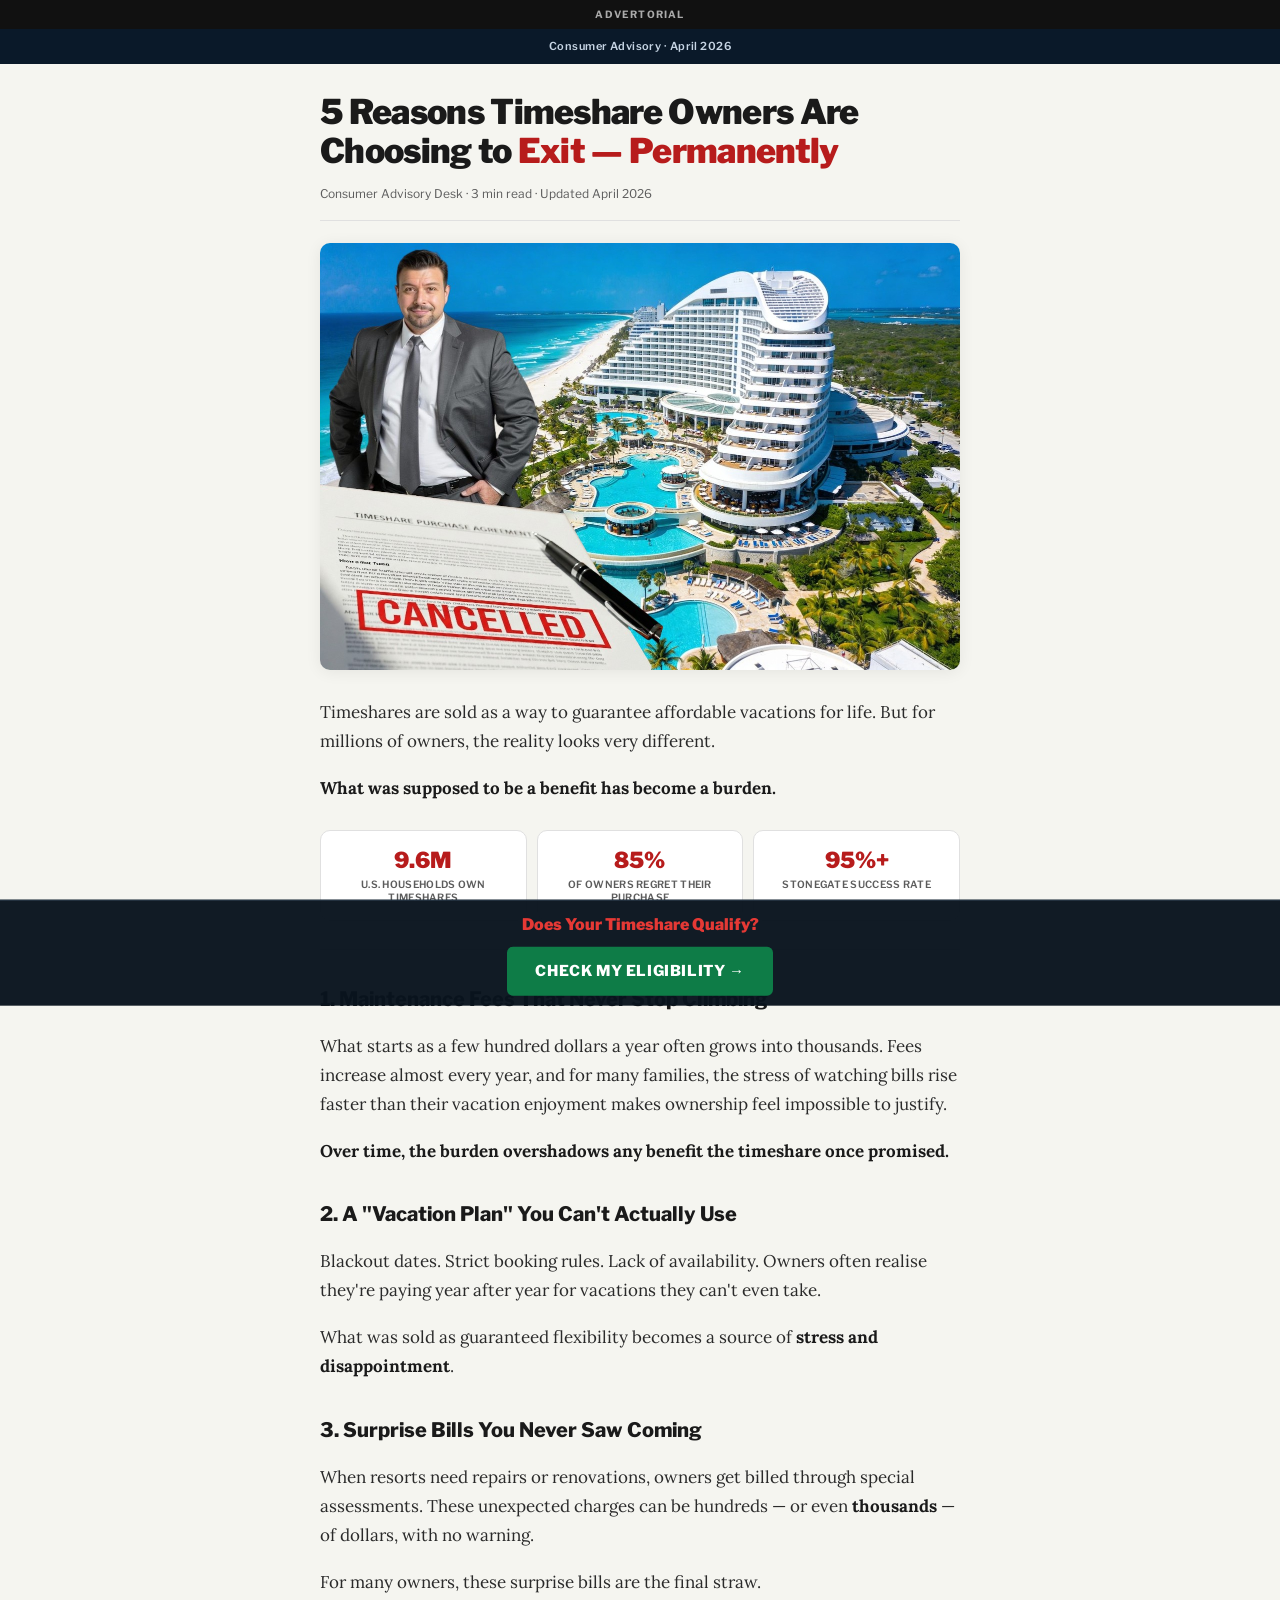
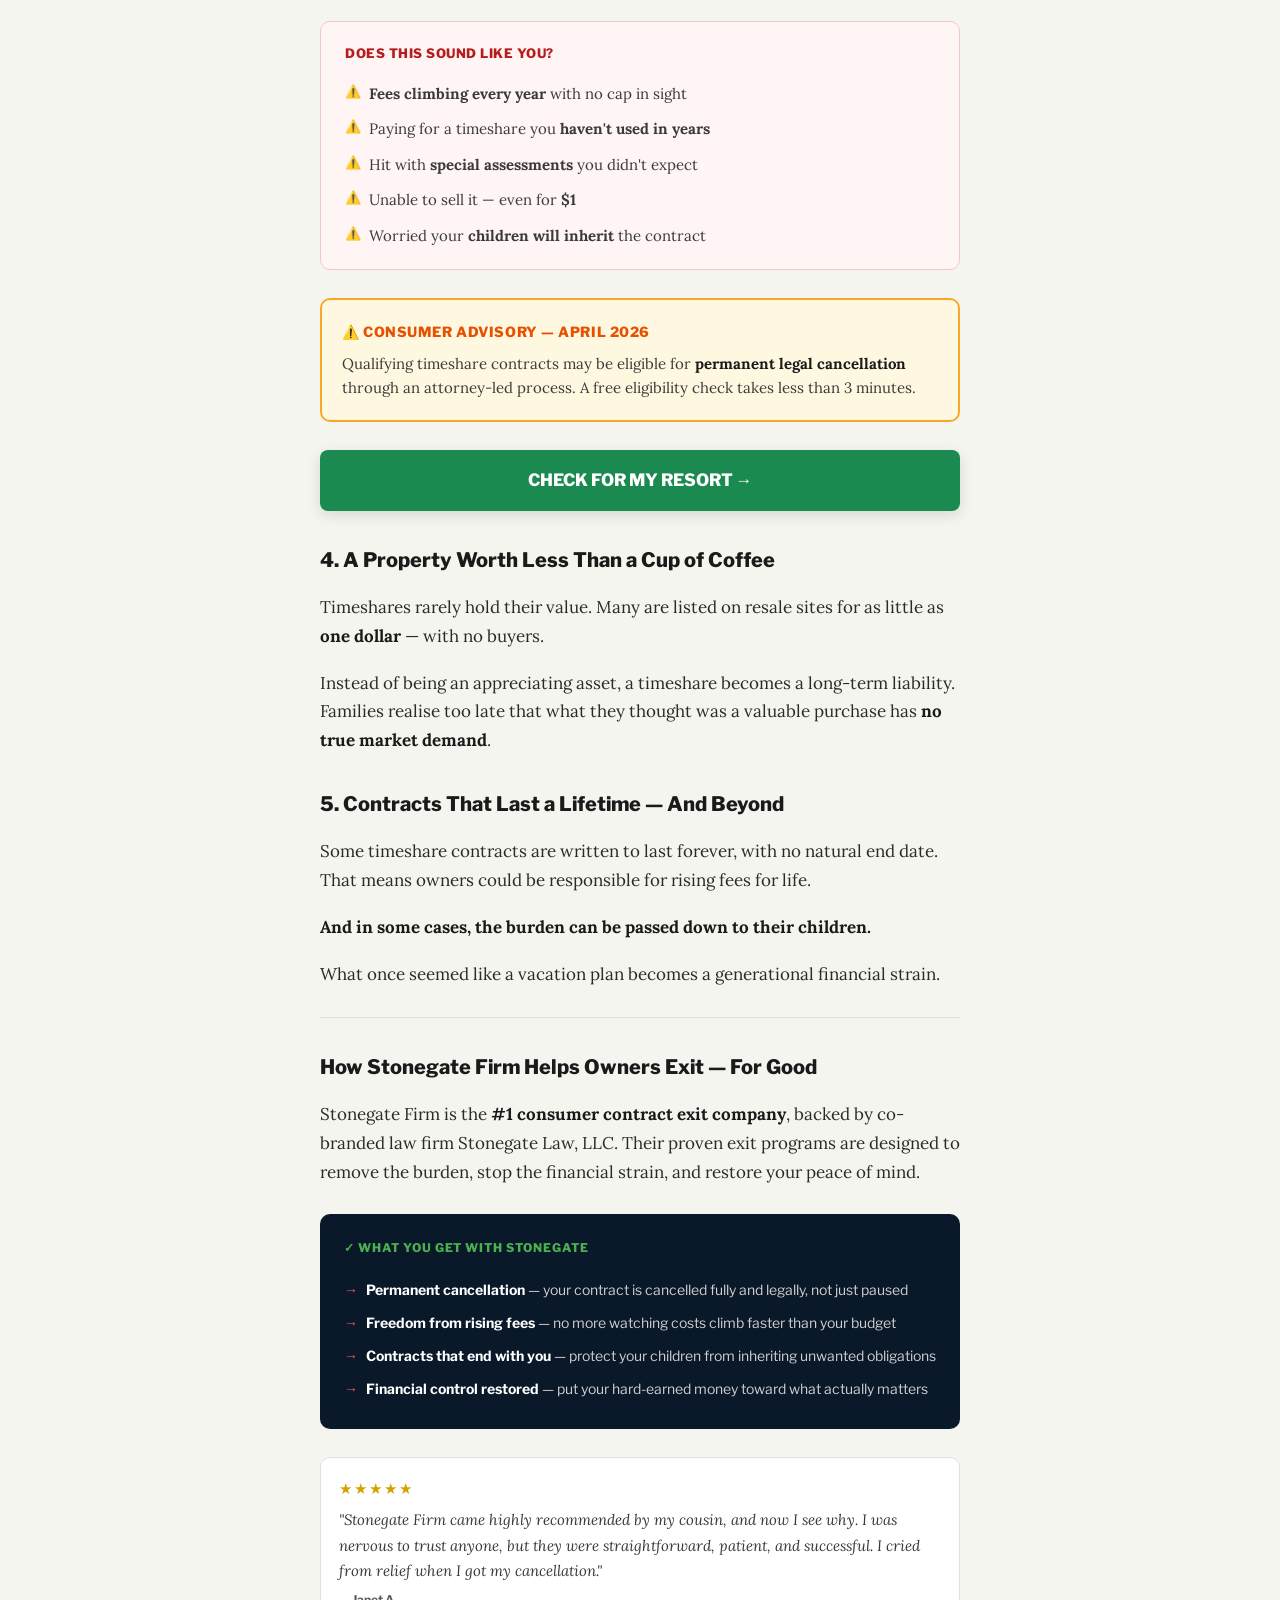
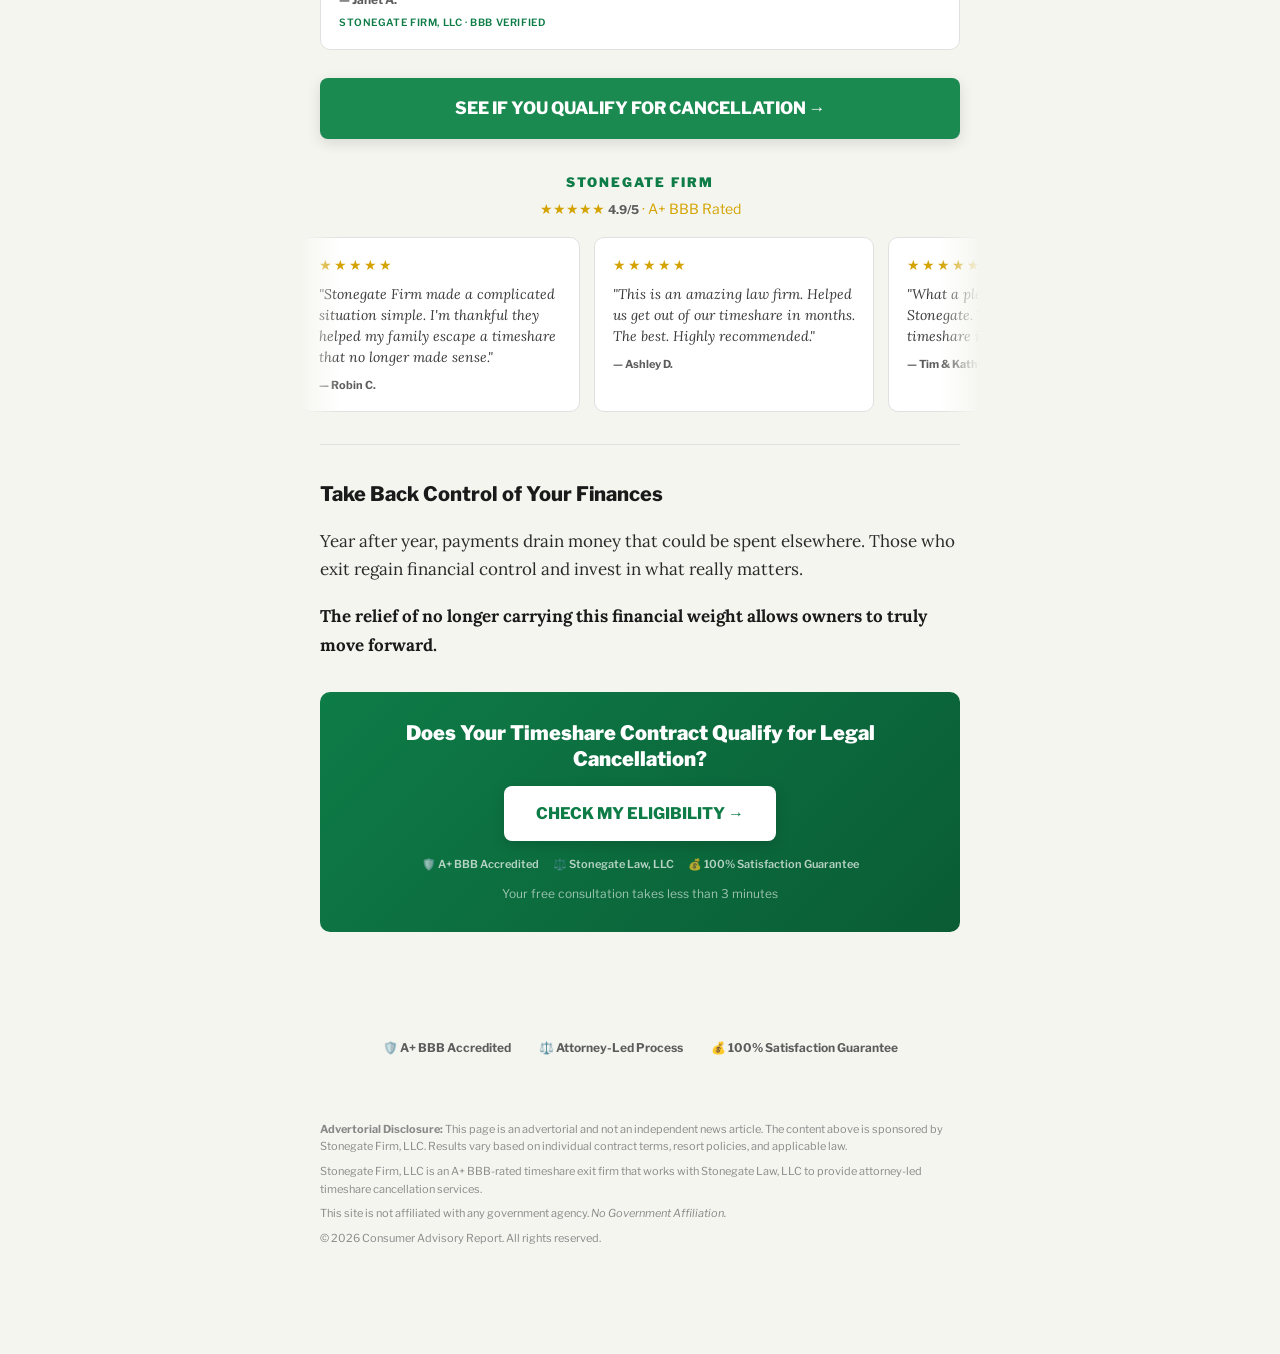
<file: lander-hidden-cost.html>
<!DOCTYPE html>
<html lang="en">

<head>
  <meta charset="UTF-8">
  <meta name="viewport" content="width=device-width, initial-scale=1.0">
  <title>The Hidden Cost of Timeshare Ownership — What Resorts Don't Tell You</title>
  <meta name="description" content="Millions of Americans are trapped in timeshare contracts with rising fees, zero resale value, and no clear exit. Here's what you need to know — and what you can do about it.">
  <meta property="og:title" content="The Hidden Cost of Timeshare Ownership — What Resorts Don't Tell You">
  <meta property="og:description" content="Rising fees. No resale value. No exit strategy. Millions of owners are stuck — but qualifying contracts may be eligible for permanent legal cancellation.">
  <meta property="og:type" content="article">
  <meta name="robots" content="noindex, nofollow">
  <link rel="preconnect" href="https://fonts.googleapis.com">
  <link rel="preconnect" href="https://fonts.gstatic.com" crossorigin>
  <link href="https://fonts.googleapis.com/css2?family=Libre+Franklin:wght@400;500;600;700;800;900&family=Lora:ital,wght@0,400;0,600;0,700;1,400&display=swap" rel="stylesheet">
  <style>
    :root {
      --bg: #f5f5f0;
      --card: #fff;
      --ink: #1a1a1a;
      --muted: #5c5c5c;
      --red: #b71c1c;
      --red-bright: #e53935;
      --red-bg: #fff5f5;
      --blue: #0d47a1;
      --navy: #0a1929;
      --gold: #c5960c;
      --green: #0e7c47;
      --green-dark: #0a5c35;
      --green-cta: #1b8a50;
      --border: #e0e0e0;
      --max: 680px;
      --shadow: 0 2px 16px rgba(0, 0, 0, 0.07);
      --radius: 10px;
    }

    * { margin: 0; padding: 0; box-sizing: border-box; }

    body {
      font-family: 'Lora', Georgia, serif;
      color: var(--ink);
      background: var(--bg);
      line-height: 1.7;
      -webkit-font-smoothing: antialiased;
    }

    .ad-label {
      background: #111;
      color: #aaa;
      text-align: center;
      font-family: 'Libre Franklin', sans-serif;
      font-size: 10px;
      font-weight: 700;
      letter-spacing: .12em;
      text-transform: uppercase;
      padding: 6px 10px;
    }

    .top-bar {
      background: var(--navy);
      color: #c8d6e5;
      font-family: 'Libre Franklin', sans-serif;
      font-size: 11px;
      font-weight: 600;
      text-align: center;
      padding: 8px 16px;
      letter-spacing: .04em;
    }

    .article {
      max-width: var(--max);
      margin: 0 auto;
      padding: 28px 20px 60px;
    }

    h1 {
      font-family: 'Libre Franklin', sans-serif;
      font-size: clamp(24px, 5vw, 34px);
      font-weight: 900;
      line-height: 1.15;
      letter-spacing: -0.02em;
      margin-bottom: 14px;
      color: var(--ink);
    }
    h1 .hl-red { color: var(--red); }

    .byline {
      font-family: 'Libre Franklin', sans-serif;
      font-size: 12px;
      color: var(--muted);
      margin-bottom: 22px;
      padding-bottom: 16px;
      border-bottom: 1px solid var(--border);
    }

    .article p {
      font-size: 17px;
      margin-bottom: 18px;
      color: #2a2a2a;
    }
    .article p strong { color: var(--ink); }

    h2.section-head {
      font-family: 'Libre Franklin', sans-serif;
      font-size: 20px;
      font-weight: 800;
      margin: 32px 0 16px;
      color: var(--ink);
    }

    /* -- Stat Strip -- */
    .stat-strip {
      display: grid;
      grid-template-columns: repeat(3, 1fr);
      gap: 10px;
      margin: 28px 0;
    }
    .stat-box {
      background: var(--card);
      border: 1px solid var(--border);
      border-radius: var(--radius);
      padding: 16px 10px;
      text-align: center;
    }
    .stat-box .sb-num {
      font-family: 'Libre Franklin', sans-serif;
      font-size: 22px;
      font-weight: 900;
      color: var(--red);
      line-height: 1.2;
    }
    .stat-box .sb-label {
      font-family: 'Libre Franklin', sans-serif;
      font-size: 10px;
      color: var(--muted);
      margin-top: 4px;
      line-height: 1.3;
      text-transform: uppercase;
      letter-spacing: .03em;
      font-weight: 600;
    }

    /* -- Alert Box -- */
    .alert-box {
      background: #fff8e1;
      border: 2px solid #f9a825;
      border-radius: var(--radius);
      padding: 20px;
      margin: 28px 0;
    }
    .alert-box .ab-head {
      font-family: 'Libre Franklin', sans-serif;
      font-size: 14px;
      font-weight: 800;
      color: #e65100;
      margin-bottom: 8px;
      text-transform: uppercase;
      letter-spacing: .04em;
    }
    .alert-box p {
      font-size: 15px;
      color: #3a3a3a;
      margin-bottom: 0;
      line-height: 1.6;
    }
    .alert-box p strong { color: var(--ink); }

    /* -- Warning Box -- */
    .warning-box {
      background: var(--navy);
      color: #fff;
      border-radius: var(--radius);
      padding: 24px;
      margin: 28px 0;
    }
    .warning-box .wb-title {
      font-family: 'Libre Franklin', sans-serif;
      font-size: 12px;
      font-weight: 800;
      letter-spacing: .08em;
      text-transform: uppercase;
      color: #ff5252;
      margin-bottom: 14px;
    }
    .warning-box ul { list-style: none; padding: 0; }
    .warning-box li {
      font-family: 'Libre Franklin', sans-serif;
      font-size: 14px;
      color: #d0d0d0;
      padding: 6px 0 6px 22px;
      position: relative;
      line-height: 1.5;
    }
    .warning-box li::before {
      content: '→';
      position: absolute;
      left: 0;
      color: #ff5252;
      font-weight: 700;
    }
    .warning-box li strong { color: #fff; }

    /* -- Quote Box -- */
    .quote-box {
      border-left: 4px solid var(--gold);
      background: #fafaf5;
      padding: 18px 20px;
      margin: 24px 0;
      border-radius: 0 var(--radius) var(--radius) 0;
    }
    .quote-box p {
      font-size: 16px;
      font-style: italic;
      color: #333;
      margin-bottom: 8px;
      line-height: 1.6;
    }
    .quote-box .qb-attr {
      font-family: 'Libre Franklin', sans-serif;
      font-size: 12px;
      font-weight: 700;
      color: var(--muted);
      font-style: normal;
    }

    /* -- Divider -- */
    .divider {
      border: none;
      border-top: 1px solid var(--border);
      margin: 28px 0;
    }

    /* -- Red Flag List -- */
    .red-flags {
      background: var(--red-bg);
      border: 1px solid #f5c6c6;
      border-radius: var(--radius);
      padding: 20px 20px 16px 24px;
      margin: 24px 0;
    }
    .red-flags .rf-title {
      font-family: 'Libre Franklin', sans-serif;
      font-size: 13px;
      font-weight: 800;
      color: var(--red);
      margin-bottom: 12px;
      text-transform: uppercase;
      letter-spacing: .04em;
    }
    .red-flags ul { list-style: none; padding: 0; }
    .red-flags li {
      font-size: 15px;
      padding: 5px 0 5px 24px;
      position: relative;
      color: #3a3a3a;
    }
    .red-flags li::before {
      content: '⚠️';
      position: absolute;
      left: 0;
      font-size: 13px;
    }

    /* -- CTA Block -- */
    .cta-block {
      background: linear-gradient(135deg, #0e7c47 0%, #0a5c35 100%);
      border-radius: var(--radius);
      padding: 28px 20px;
      text-align: center;
      margin: 32px 0;
    }
    .cta-block h3 {
      font-family: 'Libre Franklin', sans-serif;
      font-size: 20px;
      font-weight: 900;
      color: #fff;
      margin-bottom: 14px;
      line-height: 1.3;
    }
    .cta-btn {
      display: inline-block;
      background: #fff;
      color: var(--green);
      font-family: 'Libre Franklin', sans-serif;
      font-size: 16px;
      font-weight: 800;
      padding: 14px 32px;
      border-radius: 8px;
      text-decoration: none;
      transition: all 0.2s;
      box-shadow: 0 4px 14px rgba(0, 0, 0, 0.15);
    }
    .cta-btn:hover {
      transform: translateY(-2px);
      box-shadow: 0 6px 20px rgba(0, 0, 0, 0.2);
    }
    .cta-trust {
      display: flex;
      justify-content: center;
      gap: 14px;
      flex-wrap: wrap;
      margin-top: 14px;
    }
    .cta-trust span {
      font-family: 'Libre Franklin', sans-serif;
      font-size: 11px;
      font-weight: 600;
      color: rgba(255, 255, 255, 0.7);
    }
    .cta-timer {
      font-family: 'Libre Franklin', sans-serif;
      font-size: 12px;
      color: rgba(255,255,255,0.6);
      margin-top: 10px;
    }

    /* -- Inline CTA -- */
    .inline-cta {
      display: block;
      background: var(--green-cta);
      color: #fff;
      font-family: 'Libre Franklin', sans-serif;
      font-size: 17px;
      font-weight: 800;
      padding: 16px 24px;
      border-radius: 8px;
      text-decoration: none;
      text-align: center;
      margin: 28px 0;
      transition: all 0.2s;
      box-shadow: 0 4px 14px rgba(0, 0, 0, 0.12);
    }
    .inline-cta:hover {
      background: var(--green-dark);
      transform: translateY(-2px);
      box-shadow: 0 6px 20px rgba(0, 0, 0, 0.18);
    }

    /* -- Testimonial -- */
    .testimonial {
      background: var(--card);
      border: 1px solid var(--border);
      border-radius: var(--radius);
      padding: 18px;
      margin: 20px 0;
    }
    .testimonial .stars {
      color: #d4a300;
      font-size: 15px;
      letter-spacing: 2px;
      margin-bottom: 6px;
    }
    .testimonial p {
      font-size: 15px;
      font-style: italic;
      color: #3a3a3a;
      margin-bottom: 6px;
    }
    .testimonial .t-author {
      font-family: 'Libre Franklin', sans-serif;
      font-size: 12px;
      font-weight: 700;
      color: var(--muted);
    }
    .testimonial .t-brand {
      font-family: 'Libre Franklin', sans-serif;
      font-size: 10px;
      font-weight: 600;
      color: var(--green);
      text-transform: uppercase;
      letter-spacing: .06em;
      margin-top: 4px;
    }

    /* -- Before/After Image -- */
    .ba-image {
      max-width: var(--max);
      margin: 28px auto;
      border-radius: var(--radius);
      overflow: hidden;
      box-shadow: var(--shadow);
    }
    .ba-image img {
      width: 100%;
      height: auto;
      display: block;
    }

    /* -- Trust Bar -- */
    .trust-bar {
      max-width: var(--max);
      margin: 0 auto 28px;
      display: flex;
      justify-content: center;
      gap: 28px;
      flex-wrap: wrap;
      padding: 14px 20px;
      font-family: 'Libre Franklin', sans-serif;
      font-size: 12px;
      font-weight: 700;
      color: var(--muted);
    }
    .trust-bar span { white-space: nowrap; }

    /* -- Footer -- */
    .site-footer {
      max-width: var(--max);
      margin: 0 auto;
      padding: 20px 20px 100px;
      font-family: 'Libre Franklin', sans-serif;
      font-size: 11px;
      color: #888;
      line-height: 1.6;
    }
    .site-footer p { margin-bottom: 7px; }

    /* -- Sticky CTA -- */
    .sticky-cta {
      position: fixed;
      bottom: 0;
      left: 0;
      right: 0;
      z-index: 50;
      background: rgba(10, 20, 30, 0.97);
      border-top: 1px solid #2a3a4a;
      padding: 10px 16px;
      transform: translateY(100%);
      transition: transform 0.3s ease;
    }
    .sticky-cta.visible { transform: translateY(0); }
    .sticky-inner {
      max-width: var(--max);
      margin: 0 auto;
      display: flex;
      flex-direction: column;
      align-items: center;
      justify-content: center;
      gap: 8px;
    }
    .sticky-inner .st-text {
      font-family: 'Libre Franklin', sans-serif;
      font-size: 16px;
      font-weight: 900;
      color: #e53935;
      text-align: center;
    }
    .sticky-inner .st-btn {
      display: inline-block;
      background: var(--green);
      color: #fff;
      font-family: 'Libre Franklin', sans-serif;
      font-size: 15px;
      font-weight: 800;
      padding: 12px 28px;
      border-radius: 6px;
      text-decoration: none;
      white-space: nowrap;
      transition: background 0.2s;
      text-transform: uppercase;
      letter-spacing: .04em;
    }
    .sticky-inner .st-btn:hover { background: var(--green-dark); }

    @media (max-width: 600px) {
      .stat-strip { gap: 6px; }
      .stat-box { padding: 12px 6px; }
      .stat-box .sb-num { font-size: 18px; }
      .article { padding: 22px 16px 60px; }
      .cta-block { padding: 22px 14px; }
      .cta-btn { width: 100%; text-align: center; padding: 14px 20px; }
      .inline-cta { font-size: 15px; padding: 14px 18px; }
      .sticky-inner .st-btn { width: 100%; text-align: center; }
      .trust-bar { gap: 16px; font-size: 11px; }
    }

    /* -- Review Carousel -- */
    .review-carousel-section {
      margin: 32px -20px;
      overflow: hidden;
    }
    .rc-header {
      text-align: center;
      padding: 0 20px 16px;
    }
    .rc-brand {
      font-family: 'Libre Franklin', sans-serif;
      font-size: 13px;
      font-weight: 900;
      letter-spacing: .15em;
      color: var(--green);
      margin-bottom: 4px;
    }
    .rc-rating {
      font-family: 'Libre Franklin', sans-serif;
      font-size: 14px;
      color: #d4a300;
    }
    .rc-rating span {
      color: var(--muted);
      font-weight: 700;
      font-size: 12px;
    }
    .rc-track-wrapper {
      overflow: hidden;
      position: relative;
    }
    .rc-track-wrapper::before,
    .rc-track-wrapper::after {
      content: '';
      position: absolute;
      top: 0;
      bottom: 0;
      width: 40px;
      z-index: 2;
      pointer-events: none;
    }
    .rc-track-wrapper::before {
      left: 0;
      background: linear-gradient(to right, var(--bg), transparent);
    }
    .rc-track-wrapper::after {
      right: 0;
      background: linear-gradient(to left, var(--bg), transparent);
    }
    .rc-track {
      display: flex;
      gap: 14px;
      animation: scrollReviews 45s linear infinite;
      width: max-content;
    }
    .rc-track:hover { animation-play-state: paused; }
    @keyframes scrollReviews {
      0% { transform: translateX(0); }
      100% { transform: translateX(-50%); }
    }
    .rc-card {
      flex: 0 0 280px;
      background: var(--card);
      border: 1px solid var(--border);
      border-radius: var(--radius);
      padding: 16px 18px;
    }
    .rc-stars {
      color: #d4a300;
      font-size: 14px;
      letter-spacing: 2px;
      margin-bottom: 6px;
    }
    .rc-card p {
      font-size: 14px;
      color: #3a3a3a;
      line-height: 1.5;
      font-style: italic;
      margin-bottom: 8px;
    }
    .rc-author {
      font-family: 'Libre Franklin', sans-serif;
      font-size: 11px;
      font-weight: 700;
      color: var(--muted);
    }
  </style>
</head>

<body>

  <div class="ad-label">Advertorial</div>
  <div class="top-bar">Consumer Advisory · April 2026</div>

  <article class="article">

    <h1>5 Reasons Timeshare Owners Are Choosing to <span class="hl-red">Exit — Permanently</span></h1>

    <div class="byline">Consumer Advisory Desk · 3 min read · Updated April 2026</div>

    <!-- HERO IMAGE -->
    <div class="ba-image" style="margin:20px 0 28px;">
      <img src="img-hidden-cost-hero.jpg" alt="Timeshare contract cancellation" loading="lazy">
    </div>

    <p>Timeshares are sold as a way to guarantee affordable vacations for life. But for millions of owners, the reality looks very different.</p>

    <p><strong>What was supposed to be a benefit has become a burden.</strong></p>

    <!-- STATS -->
    <div class="stat-strip">
      <div class="stat-box">
        <div class="sb-num">9.6M</div>
        <div class="sb-label">U.S. Households Own Timeshares</div>
      </div>
      <div class="stat-box">
        <div class="sb-num">85%</div>
        <div class="sb-label">Of Owners Regret Their Purchase</div>
      </div>
      <div class="stat-box">
        <div class="sb-num">95%+</div>
        <div class="sb-label">Stonegate Success Rate</div>
      </div>
    </div>

    <hr class="divider">

    <!-- REASON 1 -->
    <h2 class="section-head">1. Maintenance Fees That Never Stop Climbing</h2>

    <p>What starts as a few hundred dollars a year often grows into thousands. Fees increase almost every year, and for many families, the stress of watching bills rise faster than their vacation enjoyment makes ownership feel impossible to justify.</p>

    <p><strong>Over time, the burden overshadows any benefit the timeshare once promised.</strong></p>

    <!-- REASON 2 -->
    <h2 class="section-head">2. A "Vacation Plan" You Can't Actually Use</h2>

    <p>Blackout dates. Strict booking rules. Lack of availability. Owners often realise they're paying year after year for vacations they can't even take.</p>

    <p>What was sold as guaranteed flexibility becomes a source of <strong>stress and disappointment</strong>.</p>

    <!-- REASON 3 -->
    <h2 class="section-head">3. Surprise Bills You Never Saw Coming</h2>

    <p>When resorts need repairs or renovations, owners get billed through special assessments. These unexpected charges can be hundreds — or even <strong>thousands</strong> — of dollars, with no warning.</p>

    <p>For many owners, these surprise bills are the final straw.</p>

    <div class="red-flags">
      <div class="rf-title">Does This Sound Like You?</div>
      <ul>
        <li><strong>Fees climbing every year</strong> with no cap in sight</li>
        <li>Paying for a timeshare you <strong>haven't used in years</strong></li>
        <li>Hit with <strong>special assessments</strong> you didn't expect</li>
        <li>Unable to sell it — even for <strong>$1</strong></li>
        <li>Worried your <strong>children will inherit</strong> the contract</li>
      </ul>
    </div>

    <!-- FIRST CTA -->
    <div class="alert-box">
      <div class="ab-head">⚠️ Consumer Advisory — April 2026</div>
      <p>Qualifying timeshare contracts may be eligible for <strong>permanent legal cancellation</strong> through an attorney-led process. A free eligibility check takes less than 3 minutes.</p>
    </div>

    <a href="#CTA_LINK" class="inline-cta cta-link">CHECK FOR MY RESORT →</a>

    <!-- REASON 4 -->
    <h2 class="section-head">4. A Property Worth Less Than a Cup of Coffee</h2>

    <p>Timeshares rarely hold their value. Many are listed on resale sites for as little as <strong>one dollar</strong> — with no buyers.</p>

    <p>Instead of being an appreciating asset, a timeshare becomes a long-term liability. Families realise too late that what they thought was a valuable purchase has <strong>no true market demand</strong>.</p>

    <!-- REASON 5 -->
    <h2 class="section-head">5. Contracts That Last a Lifetime — And Beyond</h2>

    <p>Some timeshare contracts are written to last forever, with no natural end date. That means owners could be responsible for rising fees for life.</p>

    <p><strong>And in some cases, the burden can be passed down to their children.</strong></p>

    <p>What once seemed like a vacation plan becomes a generational financial strain.</p>

    <hr class="divider">

    <!-- STONEGATE SOLUTION -->
    <h2 class="section-head">How Stonegate Firm Helps Owners Exit — For Good</h2>

    <p>Stonegate Firm is the <strong>#1 consumer contract exit company</strong>, backed by co-branded law firm Stonegate Law, LLC. Their proven exit programs are designed to remove the burden, stop the financial strain, and restore your peace of mind.</p>

    <div class="warning-box">
      <div class="wb-title" style="color:#4CAF50;">✓ What You Get With Stonegate</div>
      <ul>
        <li><strong>Permanent cancellation</strong> — your contract is cancelled fully and legally, not just paused</li>
        <li><strong>Freedom from rising fees</strong> — no more watching costs climb faster than your budget</li>
        <li><strong>Contracts that end with you</strong> — protect your children from inheriting unwanted obligations</li>
        <li><strong>Financial control restored</strong> — put your hard-earned money toward what actually matters</li>
      </ul>
    </div>

    <!-- STONEGATE REVIEW -->
    <div class="testimonial">
      <div class="stars">★★★★★</div>
      <p>"Stonegate Firm came highly recommended by my cousin, and now I see why. I was nervous to trust anyone, but they were straightforward, patient, and successful. I cried from relief when I got my cancellation."</p>
      <div class="t-author">— Janet A.</div>
      <div class="t-brand">Stonegate Firm, LLC · BBB Verified</div>
    </div>

    <a href="#CTA_LINK" class="inline-cta cta-link">SEE IF YOU QUALIFY FOR CANCELLATION →</a>

    <!-- REVIEW CAROUSEL -->
    <div class="review-carousel-section">
      <div class="rc-header">
        <div class="rc-brand">STONEGATE FIRM</div>
        <div class="rc-rating">★★★★★ <span>4.9/5</span> · A+ BBB Rated</div>
      </div>
      <div class="rc-track-wrapper">
        <div class="rc-track">
          <div class="rc-card">
            <div class="rc-stars">★★★★★</div>
            <p>"Stonegate Firm made a complicated situation simple. I'm thankful they helped my family escape a timeshare that no longer made sense."</p>
            <div class="rc-author">— Robin C.</div>
          </div>
          <div class="rc-card">
            <div class="rc-stars">★★★★★</div>
            <p>"This is an amazing law firm. Helped us get out of our timeshare in months. The best. Highly recommended."</p>
            <div class="rc-author">— Ashley D.</div>
          </div>
          <div class="rc-card">
            <div class="rc-stars">★★★★★</div>
            <p>"What a pleasure to work with Stonegate. They cancelled my timeshare in just over two months."</p>
            <div class="rc-author">— Tim & Kathy P.</div>
          </div>
          <div class="rc-card">
            <div class="rc-stars">★★★★★</div>
            <p>"I cannot recommend Stonegate enough! Got us out of a Marriott Vacation Club. Worth every dime!"</p>
            <div class="rc-author">— Fred & Suzanne D.</div>
          </div>
          <div class="rc-card">
            <div class="rc-stars">★★★★★</div>
            <p>"Stonegate Firm delivered exactly what they promised. I'm finally free — and incredibly thankful."</p>
            <div class="rc-author">— LV Thomas</div>
          </div>
          <div class="rc-card">
            <div class="rc-stars">★★★★★</div>
            <p>"As retirees, we didn't want to keep paying thousands for a spot we never used. Stonegate walked us through it with kindness."</p>
            <div class="rc-author">— Sally L.</div>
          </div>
          <div class="rc-card">
            <div class="rc-stars">★★★★★</div>
            <p>"Stonegate did an amazing job leading my way out from an inherited timeshare. The financial burden was too much."</p>
            <div class="rc-author">— Orozco H.</div>
          </div>
          <div class="rc-card">
            <div class="rc-stars">★★★★★</div>
            <p>"I saw the ad for Stonegate online and called. My experience from beginning to end was great. I'm finally free."</p>
            <div class="rc-author">— Carol M.</div>
          </div>
          <div class="rc-card">
            <div class="rc-stars">★★★★★</div>
            <p>"Stonegate Firm came highly recommended. They were straightforward, patient, and successful. I cried from relief."</p>
            <div class="rc-author">— Janet A.</div>
          </div>
          <div class="rc-card">
            <div class="rc-stars">★★★★★</div>
            <p>"The Stonegate Firm completed the task within 8 months. Definitely worth the effort. I highly suggest them."</p>
            <div class="rc-author">— Maria J.</div>
          </div>
          <!-- Duplicate set for infinite scroll -->
          <div class="rc-card">
            <div class="rc-stars">★★★★★</div>
            <p>"Stonegate Firm made a complicated situation simple. I'm thankful they helped my family escape a timeshare that no longer made sense."</p>
            <div class="rc-author">— Robin C.</div>
          </div>
          <div class="rc-card">
            <div class="rc-stars">★★★★★</div>
            <p>"This is an amazing law firm. Helped us get out of our timeshare in months. The best. Highly recommended."</p>
            <div class="rc-author">— Ashley D.</div>
          </div>
          <div class="rc-card">
            <div class="rc-stars">★★★★★</div>
            <p>"What a pleasure to work with Stonegate. They cancelled my timeshare in just over two months."</p>
            <div class="rc-author">— Tim & Kathy P.</div>
          </div>
          <div class="rc-card">
            <div class="rc-stars">★★★★★</div>
            <p>"I cannot recommend Stonegate enough! Got us out of a Marriott Vacation Club. Worth every dime!"</p>
            <div class="rc-author">— Fred & Suzanne D.</div>
          </div>
          <div class="rc-card">
            <div class="rc-stars">★★★★★</div>
            <p>"Stonegate Firm delivered exactly what they promised. I'm finally free — and incredibly thankful."</p>
            <div class="rc-author">— LV Thomas</div>
          </div>
        </div>
      </div>
    </div>

    <hr class="divider">

    <!-- FINAL CTA -->
    <h2 class="section-head">Take Back Control of Your Finances</h2>

    <p>Year after year, payments drain money that could be spent elsewhere. Those who exit regain financial control and invest in what really matters.</p>

    <p><strong>The relief of no longer carrying this financial weight allows owners to truly move forward.</strong></p>

    <div class="cta-block">
      <h3>Does Your Timeshare Contract Qualify for Legal Cancellation?</h3>
      <a href="#CTA_LINK" class="cta-btn cta-link">CHECK MY ELIGIBILITY →</a>
      <div class="cta-trust">
        <span>🛡️ A+ BBB Accredited</span>
        <span>⚖️ Stonegate Law, LLC</span>
        <span>💰 100% Satisfaction Guarantee</span>
      </div>
      <div class="cta-timer">Your free consultation takes less than 3 minutes</div>
    </div>

  </article>

  <div class="trust-bar">
    <span>🛡️ A+ BBB Accredited</span>
    <span>⚖️ Attorney-Led Process</span>
    <span>💰 100% Satisfaction Guarantee</span>
  </div>

  <footer class="site-footer">
    <p><strong>Advertorial Disclosure:</strong> This page is an advertorial and not an independent news article. The content above is sponsored by Stonegate Firm, LLC. Results vary based on individual contract terms, resort policies, and applicable law.</p>
    <p>Stonegate Firm, LLC is an A+ BBB-rated timeshare exit firm that works with Stonegate Law, LLC to provide attorney-led timeshare cancellation services.</p>
    <p>This site is not affiliated with any government agency. <em>No Government Affiliation.</em></p>
    <p>© 2026 Consumer Advisory Report. All rights reserved.</p>
  </footer>

  <!-- STICKY CTA -->
  <div class="sticky-cta" id="stickyCTA">
    <div class="sticky-inner">
      <div class="st-text">Does Your Timeshare Qualify?</div>
      <a href="#CTA_LINK" class="st-btn cta-link">CHECK MY ELIGIBILITY →</a>
    </div>
  </div>

  <script>
    // === Sticky CTA visibility ===
    const sticky = document.getElementById('stickyCTA');
    let ticking = false;
    window.addEventListener('scroll', () => {
      if (!ticking) {
        window.requestAnimationFrame(() => {
          sticky.classList.toggle('visible', window.scrollY > 600);
          ticking = false;
        });
        ticking = true;
      }
    });

    // === Dynamic click_id injection ===
    (function () {
      const params = new URLSearchParams(window.location.search);
      const clickId = params.get('click_id') || params.get('clickid') || params.get('sub1') || '';
      const OFFER_URL = 'https://stonegate.trkafflnk.com/click';
      document.querySelectorAll('.cta-link').forEach(el => {
        el.href = clickId ? OFFER_URL + '?click_id=' + encodeURIComponent(clickId) : OFFER_URL;
      });
    })();
  </script>

</body>
</html>
</file>
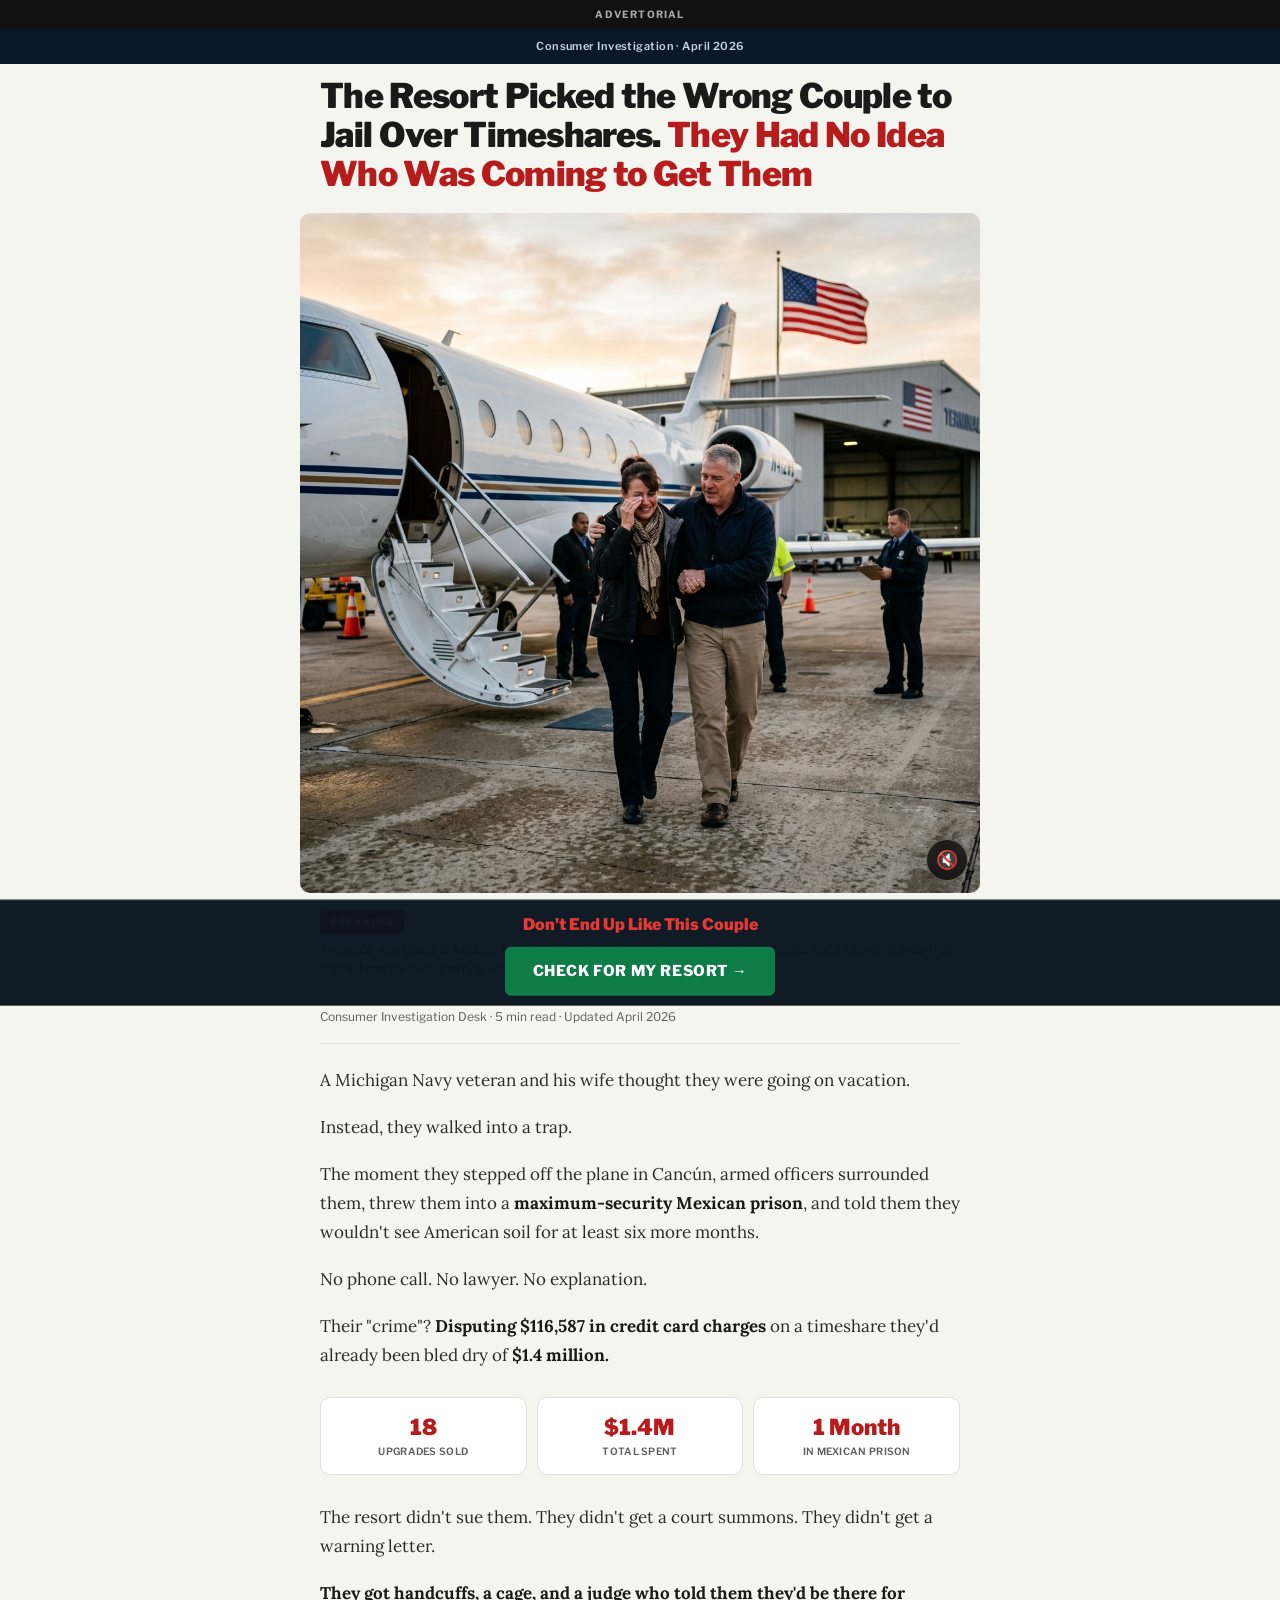
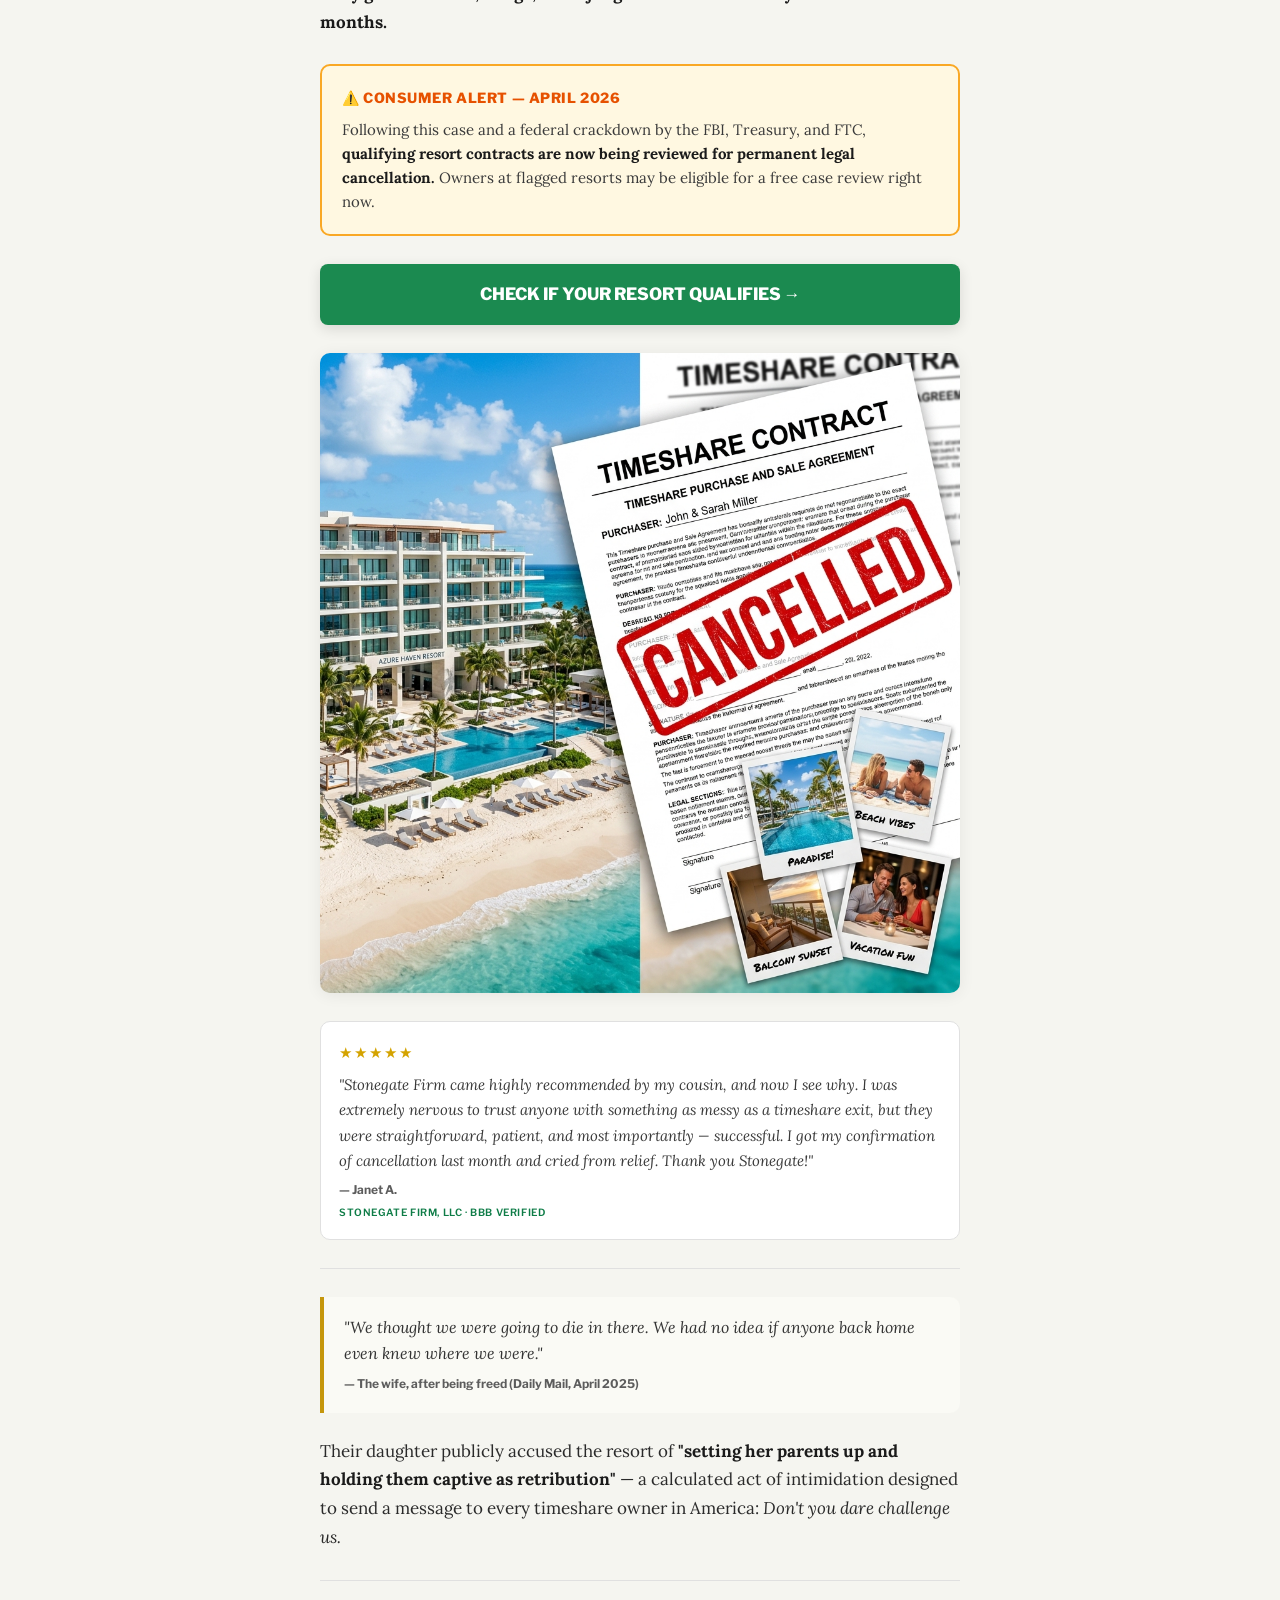
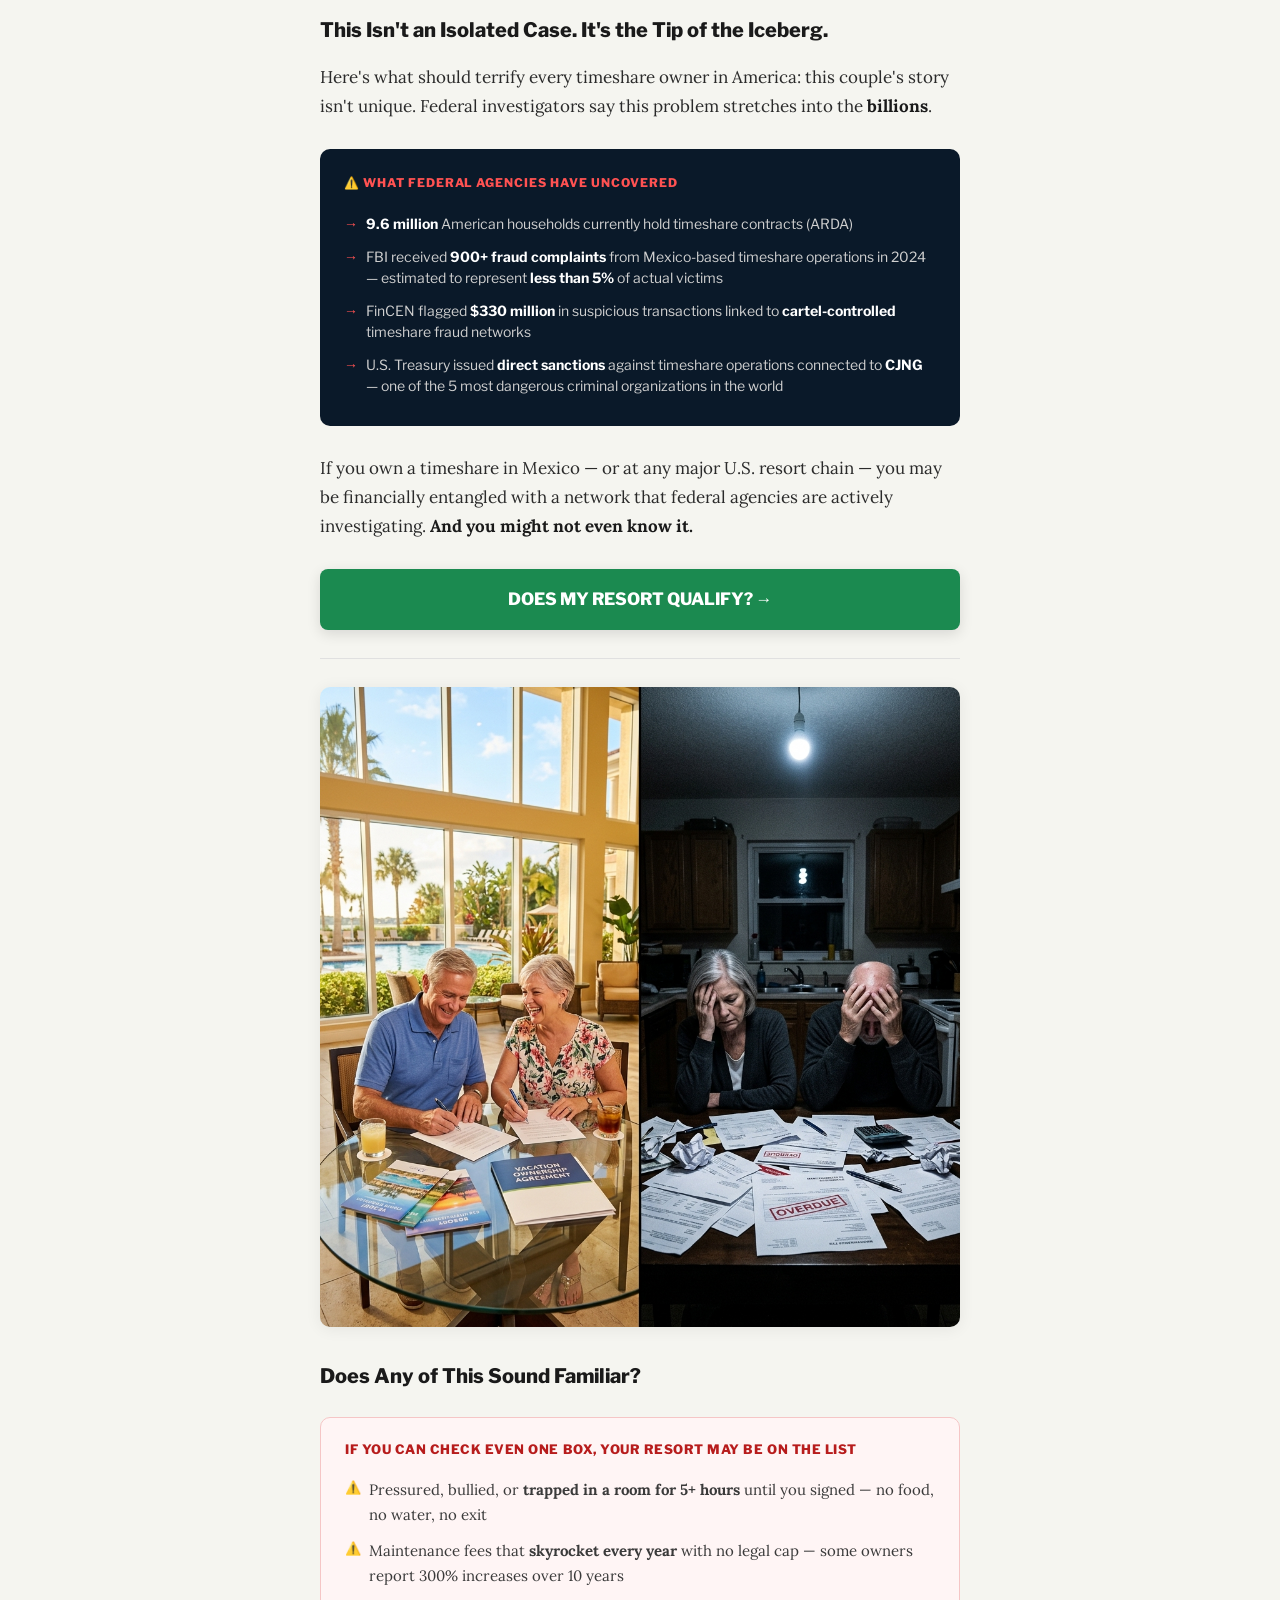
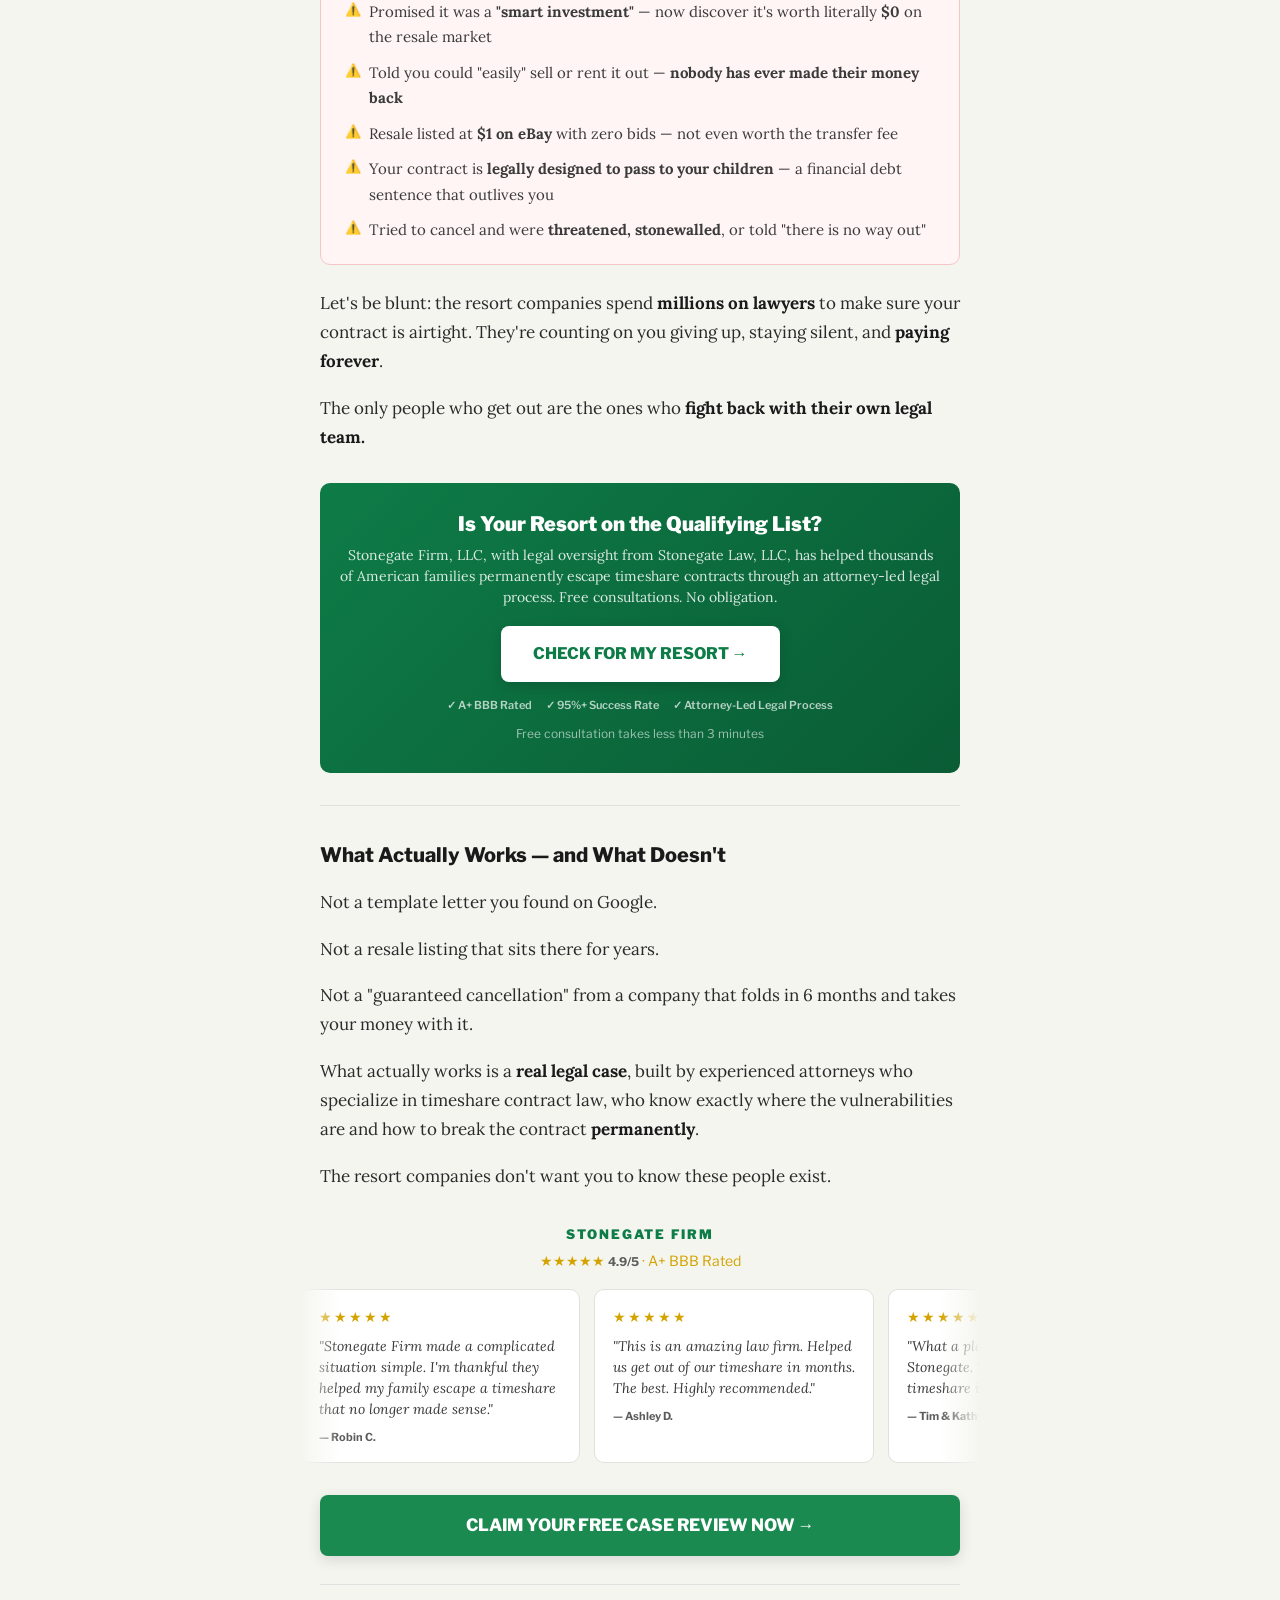
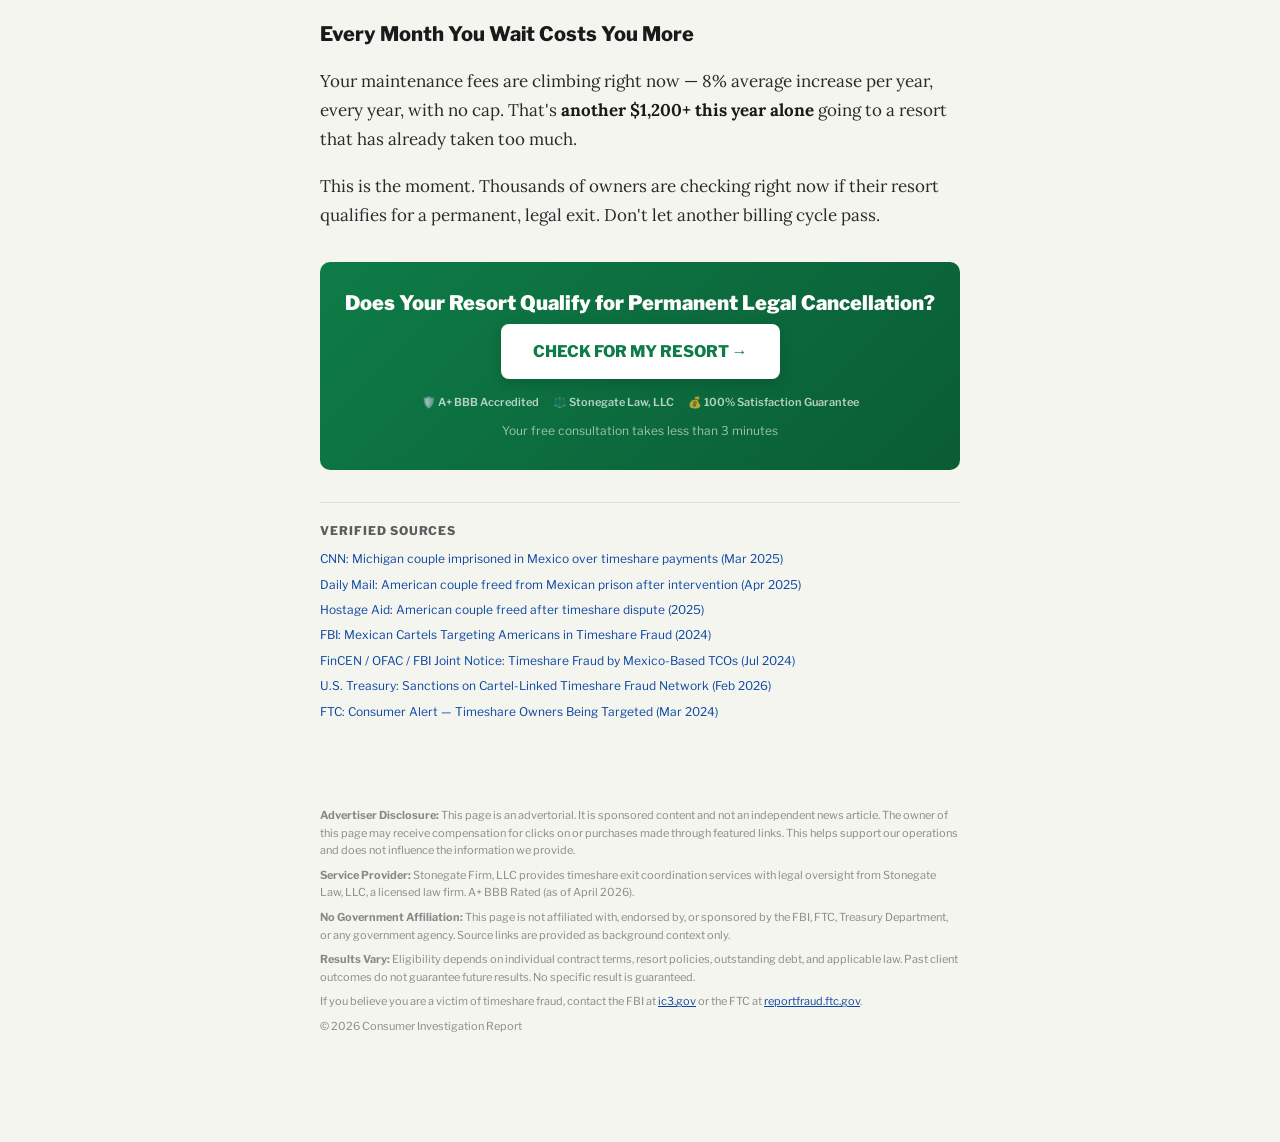
<file: lander-hybrid.html>
<!DOCTYPE html>
<html lang="en">

<head>
  <meta charset="UTF-8">
  <meta name="viewport" content="width=device-width, initial-scale=1.0">
  <title>After Americans Were Imprisoned in Mexico Over a Timeshare, Thousands of Owners Are Now Checking If Their Resort Is on the List</title>
  <meta name="description" content="A Michigan couple spent $1.4M on a timeshare, then the resort had them arrested. Now a federal crackdown is giving owners a way out. Check if your resort qualifies.">
  <meta property="og:title" content="Americans Imprisoned in Mexico Over a Timeshare — Is Your Resort on the Federal List?">
  <meta property="og:description" content="FBI and Treasury have flagged resort networks linked to fraud. Owners at qualifying resorts may be eligible for permanent legal exit.">
  <meta property="og:type" content="article">
  <meta name="robots" content="noindex, nofollow">
  <link rel="preconnect" href="https://fonts.googleapis.com">
  <link rel="preconnect" href="https://fonts.gstatic.com" crossorigin>
  <link href="https://fonts.googleapis.com/css2?family=Libre+Franklin:wght@400;500;600;700;800;900&family=Lora:ital,wght@0,400;0,600;0,700;1,400&display=swap" rel="stylesheet">
  <style>
    :root {
      --bg: #f5f5f0;
      --card: #fff;
      --ink: #1a1a1a;
      --muted: #5c5c5c;
      --red: #b71c1c;
      --red-bright: #e53935;
      --red-bg: #fff5f5;
      --blue: #0d47a1;
      --navy: #0a1929;
      --gold: #c5960c;
      --green: #0e7c47;
      --green-dark: #0a5c35;
      --green-cta: #1b8a50;
      --border: #e0e0e0;
      --max: 680px;
      --shadow: 0 2px 16px rgba(0, 0, 0, 0.07);
      --radius: 10px;
    }

    * { margin: 0; padding: 0; box-sizing: border-box; }

    body {
      font-family: 'Lora', Georgia, serif;
      color: var(--ink);
      background: var(--bg);
      line-height: 1.7;
      -webkit-font-smoothing: antialiased;
    }

    /* -- Advertorial Label -- */
    .ad-label {
      background: #111;
      color: #aaa;
      text-align: center;
      font-family: 'Libre Franklin', sans-serif;
      font-size: 10px;
      font-weight: 700;
      letter-spacing: .12em;
      text-transform: uppercase;
      padding: 6px 10px;
    }

    /* -- Top Bar -- */
    .top-bar {
      background: var(--navy);
      color: #c8d6e5;
      font-family: 'Libre Franklin', sans-serif;
      font-size: 11px;
      font-weight: 600;
      text-align: center;
      padding: 8px 16px;
      letter-spacing: .04em;
    }

    /* -- Hero -- */
    .hero {
      position: relative;
      max-width: var(--max);
      margin: 0 auto;
      overflow: hidden;
      border-radius: var(--radius);
    }
    .hero video {
      width: 100%;
      height: auto;
      display: block;
      object-fit: cover;
    }

    /* -- Unmute Button -- */
    .unmute-btn {
      position: absolute;
      bottom: 12px;
      right: 12px;
      z-index: 10;
      background: rgba(0,0,0,0.7);
      color: #fff;
      border: 1px solid rgba(255,255,255,0.3);
      border-radius: 50%;
      width: 42px;
      height: 42px;
      display: flex;
      align-items: center;
      justify-content: center;
      cursor: pointer;
      font-size: 18px;
      transition: background 0.2s;
      backdrop-filter: blur(4px);
    }
    .unmute-btn:hover { background: rgba(0,0,0,0.9); }

    /* -- Hero Caption -- */
    .hero-caption {
      max-width: var(--max);
      margin: 0 auto;
      padding: 14px 20px 0;
    }
    .hero-caption .ho-badge {
      display: inline-block;
      background: var(--red);
      color: #fff;
      font-family: 'Libre Franklin', sans-serif;
      font-size: 10px;
      font-weight: 800;
      letter-spacing: .1em;
      text-transform: uppercase;
      padding: 3px 10px;
      border-radius: 3px;
      margin-bottom: 6px;
    }
    .hero-caption .ho-text {
      display: block;
      font-family: 'Libre Franklin', sans-serif;
      font-size: 13px;
      color: var(--muted);
      line-height: 1.5;
    }

    /* -- Article -- */
    .article {
      max-width: var(--max);
      margin: 0 auto;
      padding: 28px 20px 60px;
    }

    h1 {
      font-family: 'Libre Franklin', sans-serif;
      font-size: clamp(24px, 5vw, 34px);
      font-weight: 900;
      line-height: 1.15;
      letter-spacing: -0.02em;
      margin-bottom: 14px;
      color: var(--ink);
    }
    h1 .hl-red { color: var(--red); }
    h1 .hl-blue { color: var(--blue); }

    .byline {
      font-family: 'Libre Franklin', sans-serif;
      font-size: 12px;
      color: var(--muted);
      margin-bottom: 22px;
      padding-bottom: 16px;
      border-bottom: 1px solid var(--border);
    }

    .article p {
      font-size: 17px;
      margin-bottom: 18px;
      color: #2a2a2a;
    }
    .article p strong { color: var(--ink); }

    h2.section-head {
      font-family: 'Libre Franklin', sans-serif;
      font-size: 20px;
      font-weight: 800;
      margin: 32px 0 16px;
      color: var(--ink);
    }

    /* -- Source Link -- */
    .source-link {
      font-family: 'Libre Franklin', sans-serif;
      font-size: 12px;
      margin: -4px 0 24px;
      padding: 10px 14px;
      background: #f8f9fa;
      border: 1px solid var(--border);
      border-radius: 6px;
    }
    .source-link a {
      color: var(--blue);
      text-decoration: none;
      font-weight: 600;
    }
    .source-link a:hover { text-decoration: underline; }

    /* -- Stat Strip -- */
    .stat-strip {
      display: grid;
      grid-template-columns: repeat(3, 1fr);
      gap: 10px;
      margin: 28px 0;
    }
    .stat-box {
      background: var(--card);
      border: 1px solid var(--border);
      border-radius: var(--radius);
      padding: 16px 10px;
      text-align: center;
    }
    .stat-box .sb-num {
      font-family: 'Libre Franklin', sans-serif;
      font-size: 22px;
      font-weight: 900;
      color: var(--red);
      line-height: 1.2;
    }
    .stat-box .sb-label {
      font-family: 'Libre Franklin', sans-serif;
      font-size: 10px;
      color: var(--muted);
      margin-top: 4px;
      line-height: 1.3;
      text-transform: uppercase;
      letter-spacing: .03em;
      font-weight: 600;
    }

    /* -- Alert Box -- */
    .alert-box {
      background: #fff8e1;
      border: 2px solid #f9a825;
      border-radius: var(--radius);
      padding: 20px;
      margin: 28px 0;
    }
    .alert-box .ab-head {
      font-family: 'Libre Franklin', sans-serif;
      font-size: 14px;
      font-weight: 800;
      color: #e65100;
      margin-bottom: 8px;
      text-transform: uppercase;
      letter-spacing: .04em;
    }
    .alert-box p {
      font-size: 15px;
      color: #3a3a3a;
      margin-bottom: 0;
      line-height: 1.6;
    }
    .alert-box p strong { color: var(--ink); }

    /* -- Warning Box -- */
    .warning-box {
      background: var(--navy);
      color: #fff;
      border-radius: var(--radius);
      padding: 24px;
      margin: 28px 0;
    }
    .warning-box .wb-title {
      font-family: 'Libre Franklin', sans-serif;
      font-size: 12px;
      font-weight: 800;
      letter-spacing: .08em;
      text-transform: uppercase;
      color: #ff5252;
      margin-bottom: 14px;
    }
    .warning-box ul { list-style: none; padding: 0; }
    .warning-box li {
      font-family: 'Libre Franklin', sans-serif;
      font-size: 14px;
      color: #d0d0d0;
      padding: 6px 0 6px 22px;
      position: relative;
      line-height: 1.5;
    }
    .warning-box li::before {
      content: '→';
      position: absolute;
      left: 0;
      color: #ff5252;
      font-weight: 700;
    }
    .warning-box li strong { color: #fff; }

    /* -- Quote Box -- */
    .quote-box {
      border-left: 4px solid var(--gold);
      background: #fafaf5;
      padding: 18px 20px;
      margin: 24px 0;
      border-radius: 0 var(--radius) var(--radius) 0;
    }
    .quote-box p {
      font-size: 16px;
      font-style: italic;
      color: #333;
      margin-bottom: 8px;
      line-height: 1.6;
    }
    .quote-box .qb-attr {
      font-family: 'Libre Franklin', sans-serif;
      font-size: 12px;
      font-weight: 700;
      color: var(--muted);
      font-style: normal;
    }

    /* -- Before/After Image -- */
    .ba-image {
      max-width: var(--max);
      margin: 28px auto;
      border-radius: var(--radius);
      overflow: hidden;
      box-shadow: var(--shadow);
    }
    .ba-image img {
      width: 100%;
      height: auto;
      display: block;
    }

    /* -- Divider -- */
    .divider {
      border: none;
      border-top: 1px solid var(--border);
      margin: 28px 0;
    }

    /* -- Red Flag List -- */
    .red-flags {
      background: var(--red-bg);
      border: 1px solid #f5c6c6;
      border-radius: var(--radius);
      padding: 20px 20px 16px 24px;
      margin: 24px 0;
    }
    .red-flags .rf-title {
      font-family: 'Libre Franklin', sans-serif;
      font-size: 13px;
      font-weight: 800;
      color: var(--red);
      margin-bottom: 12px;
      text-transform: uppercase;
      letter-spacing: .04em;
    }
    .red-flags ul { list-style: none; padding: 0; }
    .red-flags li {
      font-size: 15px;
      padding: 5px 0 5px 24px;
      position: relative;
      color: #3a3a3a;
    }
    .red-flags li::before {
      content: '⚠️';
      position: absolute;
      left: 0;
      font-size: 13px;
    }

    /* -- CTA Block -- */
    .cta-block {
      background: linear-gradient(135deg, #0e7c47 0%, #0a5c35 100%);
      border-radius: var(--radius);
      padding: 28px 20px;
      text-align: center;
      margin: 32px 0;
    }
    .cta-block h3 {
      font-family: 'Libre Franklin', sans-serif;
      font-size: 20px;
      font-weight: 900;
      color: #fff;
      margin-bottom: 8px;
      line-height: 1.3;
    }
    .cta-block p {
      color: rgba(255, 255, 255, 0.85);
      font-size: 14px;
      margin-bottom: 18px;
      line-height: 1.5;
    }
    .cta-btn {
      display: inline-block;
      background: #fff;
      color: var(--green);
      font-family: 'Libre Franklin', sans-serif;
      font-size: 16px;
      font-weight: 800;
      padding: 14px 32px;
      border-radius: 8px;
      text-decoration: none;
      transition: all 0.2s;
      box-shadow: 0 4px 14px rgba(0, 0, 0, 0.15);
    }
    .cta-btn:hover {
      transform: translateY(-2px);
      box-shadow: 0 6px 20px rgba(0, 0, 0, 0.2);
    }
    .cta-trust {
      display: flex;
      justify-content: center;
      gap: 14px;
      flex-wrap: wrap;
      margin-top: 14px;
    }
    .cta-trust span {
      font-family: 'Libre Franklin', sans-serif;
      font-size: 11px;
      font-weight: 600;
      color: rgba(255, 255, 255, 0.7);
    }
    .cta-timer {
      font-family: 'Libre Franklin', sans-serif;
      font-size: 12px;
      color: rgba(255,255,255,0.6);
      margin-top: 10px;
    }

    /* -- Inline CTA Button (mid-article) -- */
    .inline-cta {
      display: block;
      background: var(--green-cta);
      color: #fff;
      font-family: 'Libre Franklin', sans-serif;
      font-size: 17px;
      font-weight: 800;
      padding: 16px 24px;
      border-radius: 8px;
      text-decoration: none;
      text-align: center;
      margin: 28px 0;
      transition: all 0.2s;
      box-shadow: 0 4px 14px rgba(0, 0, 0, 0.12);
    }
    .inline-cta:hover {
      background: var(--green-dark);
      transform: translateY(-2px);
      box-shadow: 0 6px 20px rgba(0, 0, 0, 0.18);
    }

    /* -- Testimonial -- */
    .testimonial {
      background: var(--card);
      border: 1px solid var(--border);
      border-radius: var(--radius);
      padding: 18px;
      margin: 20px 0;
    }
    .testimonial .stars {
      color: #d4a300;
      font-size: 15px;
      letter-spacing: 2px;
      margin-bottom: 6px;
    }
    .testimonial p {
      font-size: 15px;
      font-style: italic;
      color: #3a3a3a;
      margin-bottom: 6px;
    }
    .testimonial .t-author {
      font-family: 'Libre Franklin', sans-serif;
      font-size: 12px;
      font-weight: 700;
      color: var(--muted);
    }
    .testimonial .t-brand {
      font-family: 'Libre Franklin', sans-serif;
      font-size: 10px;
      font-weight: 600;
      color: var(--green);
      text-transform: uppercase;
      letter-spacing: .06em;
      margin-top: 4px;
    }

    /* -- Stonegate Trust Bar -- */
    .trust-bar {
      max-width: var(--max);
      margin: 0 auto 28px;
      display: flex;
      justify-content: center;
      gap: 28px;
      flex-wrap: wrap;
      padding: 14px 20px;
      font-family: 'Libre Franklin', sans-serif;
      font-size: 12px;
      font-weight: 700;
      color: var(--muted);
    }
    .trust-bar span { white-space: nowrap; }

    /* -- Sources -- */
    .sources {
      margin-top: 32px;
      padding-top: 18px;
      border-top: 1px solid var(--border);
    }
    .sources h4 {
      font-family: 'Libre Franklin', sans-serif;
      font-size: 12px;
      font-weight: 800;
      text-transform: uppercase;
      letter-spacing: .08em;
      color: var(--muted);
      margin-bottom: 8px;
    }
    .sources a {
      display: block;
      font-family: 'Libre Franklin', sans-serif;
      font-size: 12px;
      color: var(--blue);
      text-decoration: none;
      margin-bottom: 5px;
    }
    .sources a:hover { text-decoration: underline; }

    /* -- Footer -- */
    .site-footer {
      max-width: var(--max);
      margin: 0 auto;
      padding: 20px 20px 100px;
      font-family: 'Libre Franklin', sans-serif;
      font-size: 11px;
      color: #888;
      line-height: 1.6;
    }
    .site-footer p { margin-bottom: 7px; }

    /* -- Sticky CTA -- */
    .sticky-cta {
      position: fixed;
      bottom: 0;
      left: 0;
      right: 0;
      z-index: 50;
      background: rgba(10, 20, 30, 0.97);
      border-top: 1px solid #2a3a4a;
      padding: 10px 16px;
      transform: translateY(100%);
      transition: transform 0.3s ease;
    }
    .sticky-cta.visible { transform: translateY(0); }
    .sticky-inner {
      max-width: var(--max);
      margin: 0 auto;
      display: flex;
      flex-direction: column;
      align-items: center;
      justify-content: center;
      gap: 8px;
    }
    .sticky-inner .st-text {
      font-family: 'Libre Franklin', sans-serif;
      font-size: 16px;
      font-weight: 900;
      color: #e53935;
      text-align: center;
    }
    .sticky-inner .st-btn {
      display: inline-block;
      background: var(--green);
      color: #fff;
      font-family: 'Libre Franklin', sans-serif;
      font-size: 15px;
      font-weight: 800;
      padding: 12px 28px;
      border-radius: 6px;
      text-decoration: none;
      white-space: nowrap;
      transition: background 0.2s;
      text-transform: uppercase;
      letter-spacing: .04em;
    }
    .sticky-inner .st-btn:hover { background: var(--green-dark); }

    @media (max-width: 600px) {
      .stat-strip { gap: 6px; }
      .stat-box { padding: 12px 6px; }
      .stat-box .sb-num { font-size: 18px; }
      .article { padding: 22px 16px 60px; }
      .cta-block { padding: 22px 14px; }
      .cta-btn { width: 100%; text-align: center; padding: 14px 20px; }
      .inline-cta { font-size: 15px; padding: 14px 18px; }
      .sticky-inner .st-btn { width: 100%; text-align: center; }
      .trust-bar { gap: 16px; font-size: 11px; }
    }

    /* -- Review Carousel -- */
    .review-carousel-section {
      margin: 32px -20px;
      overflow: hidden;
    }
    .rc-header {
      text-align: center;
      padding: 0 20px 16px;
    }
    .rc-brand {
      font-family: 'Libre Franklin', sans-serif;
      font-size: 13px;
      font-weight: 900;
      letter-spacing: .15em;
      color: var(--green);
      margin-bottom: 4px;
    }
    .rc-rating {
      font-family: 'Libre Franklin', sans-serif;
      font-size: 14px;
      color: #d4a300;
    }
    .rc-rating span {
      color: var(--muted);
      font-weight: 700;
      font-size: 12px;
    }
    .rc-track-wrapper {
      overflow: hidden;
      position: relative;
    }
    .rc-track-wrapper::before,
    .rc-track-wrapper::after {
      content: '';
      position: absolute;
      top: 0;
      bottom: 0;
      width: 40px;
      z-index: 2;
      pointer-events: none;
    }
    .rc-track-wrapper::before {
      left: 0;
      background: linear-gradient(to right, var(--bg), transparent);
    }
    .rc-track-wrapper::after {
      right: 0;
      background: linear-gradient(to left, var(--bg), transparent);
    }
    .rc-track {
      display: flex;
      gap: 14px;
      animation: scrollReviews 45s linear infinite;
      width: max-content;
    }
    .rc-track:hover { animation-play-state: paused; }
    @keyframes scrollReviews {
      0% { transform: translateX(0); }
      100% { transform: translateX(-50%); }
    }
    .rc-card {
      flex: 0 0 280px;
      background: var(--card);
      border: 1px solid var(--border);
      border-radius: var(--radius);
      padding: 16px 18px;
    }
    .rc-stars {
      color: #d4a300;
      font-size: 14px;
      letter-spacing: 2px;
      margin-bottom: 6px;
    }
    .rc-card p {
      font-size: 14px;
      color: #3a3a3a;
      line-height: 1.5;
      font-style: italic;
      margin-bottom: 8px;
    }
    .rc-author {
      font-family: 'Libre Franklin', sans-serif;
      font-size: 11px;
      font-weight: 700;
      color: var(--muted);
    }
    .rc-disclaimer {
      font-family: 'Libre Franklin', sans-serif;
      font-size: 10px;
      color: #999;
      text-align: center;
      padding: 10px 20px 0;
      line-height: 1.4;
    }
  </style>
</head>

<body>

  <div class="ad-label">Advertorial</div>
  <div class="top-bar">Consumer Investigation · April 2026</div>

  <!-- HEADLINE ABOVE VIDEO -->
  <div style="max-width:var(--max);margin:0 auto;padding:12px 20px 6px;">
    <h1>The Resort Picked the Wrong Couple to Jail Over Timeshares. <span class="hl-red">They Had No Idea Who Was Coming to Get Them</span></h1>
  </div>

  <!-- HERO VIDEO -->
  <div class="hero">
    <video id="heroVideo" autoplay muted loop playsinline preload="auto" poster="img-trump-rescue.png">
      <source src="hero-video-cropped.mp4" type="video/mp4">
    </video>
    <button class="unmute-btn" id="unmuteBtn" aria-label="Unmute video">🔇</button>
  </div>
  <div class="hero-caption">
    <span class="ho-badge">Breaking</span>
    <span class="ho-text">A couple was jailed in Mexico for disputing timeshare charges. It took a presidential intervention to free them. Now owners everywhere are checking if their resort is on the list.</span>
  </div>

  <article class="article">



    <div class="byline">Consumer Investigation Desk · 5 min read · Updated April 2026</div>

    <p>A Michigan Navy veteran and his wife thought they were going on vacation.</p>

    <p>Instead, they walked into a trap.</p>

    <p>The moment they stepped off the plane in Cancún, armed officers surrounded them, threw them into a <strong>maximum-security Mexican prison</strong>, and told them they wouldn't see American soil for at least six more months.</p>

    <p>No phone call. No lawyer. No explanation.</p>

    <p>Their "crime"? <strong>Disputing $116,587 in credit card charges</strong> on a timeshare they'd already been bled dry of <strong>$1.4 million.</strong></p>

    <div class="stat-strip">
      <div class="stat-box">
        <div class="sb-num">18</div>
        <div class="sb-label">Upgrades Sold</div>
      </div>
      <div class="stat-box">
        <div class="sb-num">$1.4M</div>
        <div class="sb-label">Total Spent</div>
      </div>
      <div class="stat-box">
        <div class="sb-num">1 Month</div>
        <div class="sb-label">In Mexican Prison</div>
      </div>
    </div>

    <p>The resort didn't sue them. They didn't get a court summons. They didn't get a warning letter.</p>

    <p><strong>They got handcuffs, a cage, and a judge who told them they'd be there for months.</strong></p>


    <!-- FIRST CTA — EARLY -->
    <div class="alert-box">
      <div class="ab-head">⚠️ Consumer Alert — April 2026</div>
      <p>Following this case and a federal crackdown by the FBI, Treasury, and FTC, <strong>qualifying resort contracts are now being reviewed for permanent legal cancellation.</strong> Owners at flagged resorts may be eligible for a free case review right now.</p>
    </div>

    <a href="#CTA_LINK" class="inline-cta cta-link">CHECK IF YOUR RESORT QUALIFIES →</a>

    <!-- CANCELLED CONTRACT IMAGE -->
    <div class="ba-image" style="margin:28px 0;">
      <img src="img-contract-cancelled.png" alt="Timeshare contract cancelled" loading="lazy">
    </div>

    <div class="testimonial">
      <div class="stars">★★★★★</div>
      <p>"Stonegate Firm came highly recommended by my cousin, and now I see why. I was extremely nervous to trust anyone with something as messy as a timeshare exit, but they were straightforward, patient, and most importantly — successful. I got my confirmation of cancellation last month and cried from relief. Thank you Stonegate!"</p>
      <div class="t-author">— Janet A.</div>
      <div class="t-brand">Stonegate Firm, LLC · BBB Verified</div>
    </div>

    <hr class="divider">

    <!-- QUOTE -->
    <div class="quote-box">
      <p>"We thought we were going to die in there. We had no idea if anyone back home even knew where we were."</p>
      <div class="qb-attr">— The wife, after being freed (Daily Mail, April 2025)</div>
    </div>

    <p>Their daughter publicly accused the resort of <strong>"setting her parents up and holding them captive as retribution"</strong> — a calculated act of intimidation designed to send a message to every timeshare owner in America: <em>Don't you dare challenge us.</em></p>

    <hr class="divider">

    <!-- THE BIGGER PICTURE -->
    <h2 class="section-head">This Isn't an Isolated Case. It's the Tip of the Iceberg.</h2>

    <p>Here's what should terrify every timeshare owner in America: this couple's story isn't unique. Federal investigators say this problem stretches into the <strong>billions</strong>.</p>

    <div class="warning-box">
      <div class="wb-title">⚠️ What Federal Agencies Have Uncovered</div>
      <ul>
        <li><strong>9.6 million</strong> American households currently hold timeshare contracts (ARDA)</li>
        <li>FBI received <strong>900+ fraud complaints</strong> from Mexico-based timeshare operations in 2024 — estimated to represent <strong>less than 5%</strong> of actual victims</li>
        <li>FinCEN flagged <strong>$330 million</strong> in suspicious transactions linked to <strong>cartel-controlled</strong> timeshare fraud networks</li>
        <li>U.S. Treasury issued <strong>direct sanctions</strong> against timeshare operations connected to <strong>CJNG</strong> — one of the 5 most dangerous criminal organizations in the world</li>
      </ul>
    </div>


    <p>If you own a timeshare in Mexico — or at any major U.S. resort chain — you may be financially entangled with a network that federal agencies are actively investigating. <strong>And you might not even know it.</strong></p>

    <a href="#CTA_LINK" class="inline-cta cta-link">DOES MY RESORT QUALIFY? →</a>

    <hr class="divider">

    <!-- BEFORE/AFTER IMAGE -->
    <div class="ba-image">
      <img src="img-before-after.png" alt="Timeshare dream vs reality — the real cost of ownership" loading="lazy">
    </div>

    <!-- RED FLAGS -->
    <h2 class="section-head">Does Any of This Sound Familiar?</h2>

    <div class="red-flags">
      <div class="rf-title">If You Can Check Even One Box, Your Resort May Be on the List</div>
      <ul>
        <li>Pressured, bullied, or <strong>trapped in a room for 5+ hours</strong> until you signed — no food, no water, no exit</li>
        <li>Maintenance fees that <strong>skyrocket every year</strong> with no legal cap — some owners report 300% increases over 10 years</li>
        <li>Promised it was a <strong>"smart investment"</strong> — now discover it's worth literally <strong>$0</strong> on the resale market</li>
        <li>Told you could "easily" sell or rent it out — <strong>nobody has ever made their money back</strong></li>
        <li>Resale listed at <strong>$1 on eBay</strong> with zero bids — not even worth the transfer fee</li>
        <li>Your contract is <strong>legally designed to pass to your children</strong> — a financial debt sentence that outlives you</li>
        <li>Tried to cancel and were <strong>threatened, stonewalled</strong>, or told "there is no way out"</li>
      </ul>
    </div>

    <p>Let's be blunt: the resort companies spend <strong>millions on lawyers</strong> to make sure your contract is airtight. They're counting on you giving up, staying silent, and <strong>paying forever</strong>.</p>

    <p>The only people who get out are the ones who <strong>fight back with their own legal team.</strong></p>

    <!-- MID CTA -->
    <div class="cta-block">
      <h3>Is Your Resort on the Qualifying List?</h3>
      <p>Stonegate Firm, LLC, with legal oversight from Stonegate Law, LLC, has helped thousands of American families permanently escape timeshare contracts through an attorney-led legal process. Free consultations. No obligation.</p>
      <a href="#CTA_LINK" class="cta-btn cta-link">CHECK FOR MY RESORT →</a>
      <div class="cta-trust">
        <span>✓ A+ BBB Rated</span>
        <span>✓ 95%+ Success Rate</span>
        <span>✓ Attorney-Led Legal Process</span>
      </div>
      <div class="cta-timer">Free consultation takes less than 3 minutes</div>
    </div>

    <hr class="divider">

    <!-- WHAT ACTUALLY WORKS -->
    <h2 class="section-head">What Actually Works — and What Doesn't</h2>

    <p>Not a template letter you found on Google.</p>

    <p>Not a resale listing that sits there for years.</p>

    <p>Not a "guaranteed cancellation" from a company that folds in 6 months and takes your money with it.</p>

    <p>What actually works is a <strong>real legal case</strong>, built by experienced attorneys who specialize in timeshare contract law, who know exactly where the vulnerabilities are and how to break the contract <strong>permanently</strong>.</p>

    <p>The resort companies don't want you to know these people exist.</p>

    <!-- STONEGATE REVIEW CAROUSEL -->
    <div class="review-carousel-section">
      <div class="rc-header">
        <div class="rc-brand">STONEGATE FIRM</div>
        <div class="rc-rating">★★★★★ <span>4.9/5</span> · A+ BBB Rated</div>
      </div>
      <div class="rc-track-wrapper">
        <div class="rc-track">
          <!-- Set 1 -->
          <div class="rc-card">
            <div class="rc-stars">★★★★★</div>
            <p>"Stonegate Firm made a complicated situation simple. I'm thankful they helped my family escape a timeshare that no longer made sense."</p>
            <div class="rc-author">— Robin C.</div>
          </div>
          <div class="rc-card">
            <div class="rc-stars">★★★★★</div>
            <p>"This is an amazing law firm. Helped us get out of our timeshare in months. The best. Highly recommended."</p>
            <div class="rc-author">— Ashley D.</div>
          </div>
          <div class="rc-card">
            <div class="rc-stars">★★★★★</div>
            <p>"What a pleasure to work with Stonegate. They cancelled my timeshare in just over two months."</p>
            <div class="rc-author">— Tim & Kathy P.</div>
          </div>
          <div class="rc-card">
            <div class="rc-stars">★★★★★</div>
            <p>"I cannot recommend Stonegate enough! Got us out of a Marriott Vacation Club. Worth every dime!"</p>
            <div class="rc-author">— Fred & Suzanne D.</div>
          </div>
          <div class="rc-card">
            <div class="rc-stars">★★★★★</div>
            <p>"Stonegate Firm delivered exactly what they promised. I'm finally free — and incredibly thankful."</p>
            <div class="rc-author">— LV Thomas</div>
          </div>
          <div class="rc-card">
            <div class="rc-stars">★★★★★</div>
            <p>"As retirees, we didn't want to keep paying thousands for a spot we never used. Stonegate walked us through it with kindness."</p>
            <div class="rc-author">— Sally L.</div>
          </div>
          <div class="rc-card">
            <div class="rc-stars">★★★★★</div>
            <p>"Stonegate did an amazing job leading my way out from an inherited timeshare. The financial burden was too much."</p>
            <div class="rc-author">— Orozco H.</div>
          </div>
          <div class="rc-card">
            <div class="rc-stars">★★★★★</div>
            <p>"I saw the ad for Stonegate online and called. My experience from beginning to end was great. I'm finally free."</p>
            <div class="rc-author">— Carol M.</div>
          </div>
          <div class="rc-card">
            <div class="rc-stars">★★★★★</div>
            <p>"Stonegate Firm came highly recommended. They were straightforward, patient, and successful. I cried from relief."</p>
            <div class="rc-author">— Janet A.</div>
          </div>
          <div class="rc-card">
            <div class="rc-stars">★★★★★</div>
            <p>"The Stonegate Firm completed the task within 8 months. Definitely worth the effort. I highly suggest them."</p>
            <div class="rc-author">— Maria J.</div>
          </div>
          <!-- Duplicate set for infinite scroll -->
          <div class="rc-card">
            <div class="rc-stars">★★★★★</div>
            <p>"Stonegate Firm made a complicated situation simple. I'm thankful they helped my family escape a timeshare that no longer made sense."</p>
            <div class="rc-author">— Robin C.</div>
          </div>
          <div class="rc-card">
            <div class="rc-stars">★★★★★</div>
            <p>"This is an amazing law firm. Helped us get out of our timeshare in months. The best. Highly recommended."</p>
            <div class="rc-author">— Ashley D.</div>
          </div>
          <div class="rc-card">
            <div class="rc-stars">★★★★★</div>
            <p>"What a pleasure to work with Stonegate. They cancelled my timeshare in just over two months."</p>
            <div class="rc-author">— Tim & Kathy P.</div>
          </div>
          <div class="rc-card">
            <div class="rc-stars">★★★★★</div>
            <p>"I cannot recommend Stonegate enough! Got us out of a Marriott Vacation Club. Worth every dime!"</p>
            <div class="rc-author">— Fred & Suzanne D.</div>
          </div>
          <div class="rc-card">
            <div class="rc-stars">★★★★★</div>
            <p>"Stonegate Firm delivered exactly what they promised. I'm finally free — and incredibly thankful."</p>
            <div class="rc-author">— LV Thomas</div>
          </div>
        </div>
      </div>
    </div>

    <a href="#CTA_LINK" class="inline-cta cta-link">CLAIM YOUR FREE CASE REVIEW NOW →</a>

    <hr class="divider">

    <!-- FINAL PUSH -->
    <h2 class="section-head">Every Month You Wait Costs You More</h2>

    <p>Your maintenance fees are climbing right now — 8% average increase per year, every year, with no cap. That's <strong>another $1,200+ this year alone</strong> going to a resort that has already taken too much.</p>

    <p>This is the moment. Thousands of owners are checking right now if their resort qualifies for a permanent, legal exit. Don't let another billing cycle pass.</p>

    <!-- FINAL CTA -->
    <div class="cta-block">
      <h3>Does Your Resort Qualify for Permanent Legal Cancellation?</h3>
      <a href="#CTA_LINK" class="cta-btn cta-link">CHECK FOR MY RESORT →</a>
      <div class="cta-trust">
        <span>🛡️ A+ BBB Accredited</span>
        <span>⚖️ Stonegate Law, LLC</span>
        <span>💰 100% Satisfaction Guarantee</span>
      </div>
      <div class="cta-timer">Your free consultation takes less than 3 minutes</div>
    </div>

    <!-- SOURCES -->
    <div class="sources">
      <h4>Verified Sources</h4>
      <a href="https://edition.cnn.com/2025/03/27/us/michigan-couple-mexico-timeshare-payments" target="_blank" rel="noopener">CNN: Michigan couple imprisoned in Mexico over timeshare payments (Mar 2025)</a>
      <a href="https://www.dailymail.co.uk/news/article-14570129/Trump-american-couple-mexican-jail-timeshare.html" target="_blank" rel="noopener">Daily Mail: American couple freed from Mexican prison after intervention (Apr 2025)</a>
      <a href="https://hostageaid.org/american-couple-reveals-how-trump-freed-them-from-mexican-prison-after-they-were-jailed-in-timeshare-dispute/" target="_blank" rel="noopener">Hostage Aid: American couple freed after timeshare dispute (2025)</a>
      <a href="https://www.fbi.gov/news/stories/mexican-cartels-targeting-americans-in-timeshare-fraud-scams-fbi-warns" target="_blank" rel="noopener">FBI: Mexican Cartels Targeting Americans in Timeshare Fraud (2024)</a>
      <a href="https://www.fincen.gov/sites/default/files/shared/FinCEN-Joint-Notice-Timeshare-Mexico-508C-FINAL.pdf" target="_blank" rel="noopener">FinCEN / OFAC / FBI Joint Notice: Timeshare Fraud by Mexico-Based TCOs (Jul 2024)</a>
      <a href="https://home.treasury.gov/news/press-releases/sb0400" target="_blank" rel="noopener">U.S. Treasury: Sanctions on Cartel-Linked Timeshare Fraud Network (Feb 2026)</a>
      <a href="https://consumer.ftc.gov/consumer-alerts/2024/03/if-you-have-timeshare-scammers-might-target-you" target="_blank" rel="noopener">FTC: Consumer Alert — Timeshare Owners Being Targeted (Mar 2024)</a>
    </div>

  </article>

  <footer class="site-footer">
    <p><strong>Advertiser Disclosure:</strong> This page is an advertorial. It is sponsored content and not an independent news article. The owner of this page may receive compensation for clicks on or purchases made through featured links. This helps support our operations and does not influence the information we provide.</p>
    <p><strong>Service Provider:</strong> Stonegate Firm, LLC provides timeshare exit coordination services with legal oversight from Stonegate Law, LLC, a licensed law firm. A+ BBB Rated (as of April 2026).</p>
    <p><strong>No Government Affiliation:</strong> This page is not affiliated with, endorsed by, or sponsored by the FBI, FTC, Treasury Department, or any government agency. Source links are provided as background context only.</p>
    <p><strong>Results Vary:</strong> Eligibility depends on individual contract terms, resort policies, outstanding debt, and applicable law. Past client outcomes do not guarantee future results. No specific result is guaranteed.</p>
    <p>If you believe you are a victim of timeshare fraud, contact the FBI at <a href="https://ic3.gov" target="_blank" rel="noopener" style="color:var(--blue)">ic3.gov</a> or the FTC at <a href="https://reportfraud.ftc.gov" target="_blank" rel="noopener" style="color:var(--blue)">reportfraud.ftc.gov</a>.</p>
    <p>© 2026 Consumer Investigation Report</p>
  </footer>

  <!-- STICKY CTA -->
  <div class="sticky-cta" id="stickyCta">
    <div class="sticky-inner">
      <span class="st-text">Don't End Up Like This Couple</span>
      <a href="#CTA_LINK" class="st-btn cta-link">CHECK FOR MY RESORT →</a>
    </div>
  </div>

  <script>
    // CTA Link Config
    var OFFER_URL = 'https://start.timesharecancellation.co/timeshare-relief-support-native?uid=229&oid=4&affid=57';
    var urlParams = new URLSearchParams(window.location.search);
    var clickId = urlParams.get('click_id') || urlParams.get('clickid') || urlParams.get('tbclid') || urlParams.get('ob_click_id') || '';
    var finalUrl = clickId ? OFFER_URL + '&click_id=' + encodeURIComponent(clickId) : OFFER_URL;

    document.querySelectorAll('.cta-link').forEach(function (el) {
      if (el.getAttribute('href') === '#CTA_LINK' || el.getAttribute('href') === '#') {
        el.setAttribute('href', finalUrl);
      }
    });

    // Unmute toggle
    (function () {
      var video = document.getElementById('heroVideo');
      var btn = document.getElementById('unmuteBtn');
      btn.addEventListener('click', function () {
        video.muted = !video.muted;
        btn.textContent = video.muted ? '🔇' : '🔊';
      });
    })();

    // Sticky CTA — appears after 20% scroll
    (function () {
      var sticky = document.getElementById('stickyCta');
      window.addEventListener('scroll', function () {
        var pct = window.scrollY / (document.body.scrollHeight - window.innerHeight);
        sticky.classList.toggle('visible', pct > 0.20);
      }, { passive: true });
    })();
  </script>

</body>

</html>
</file>
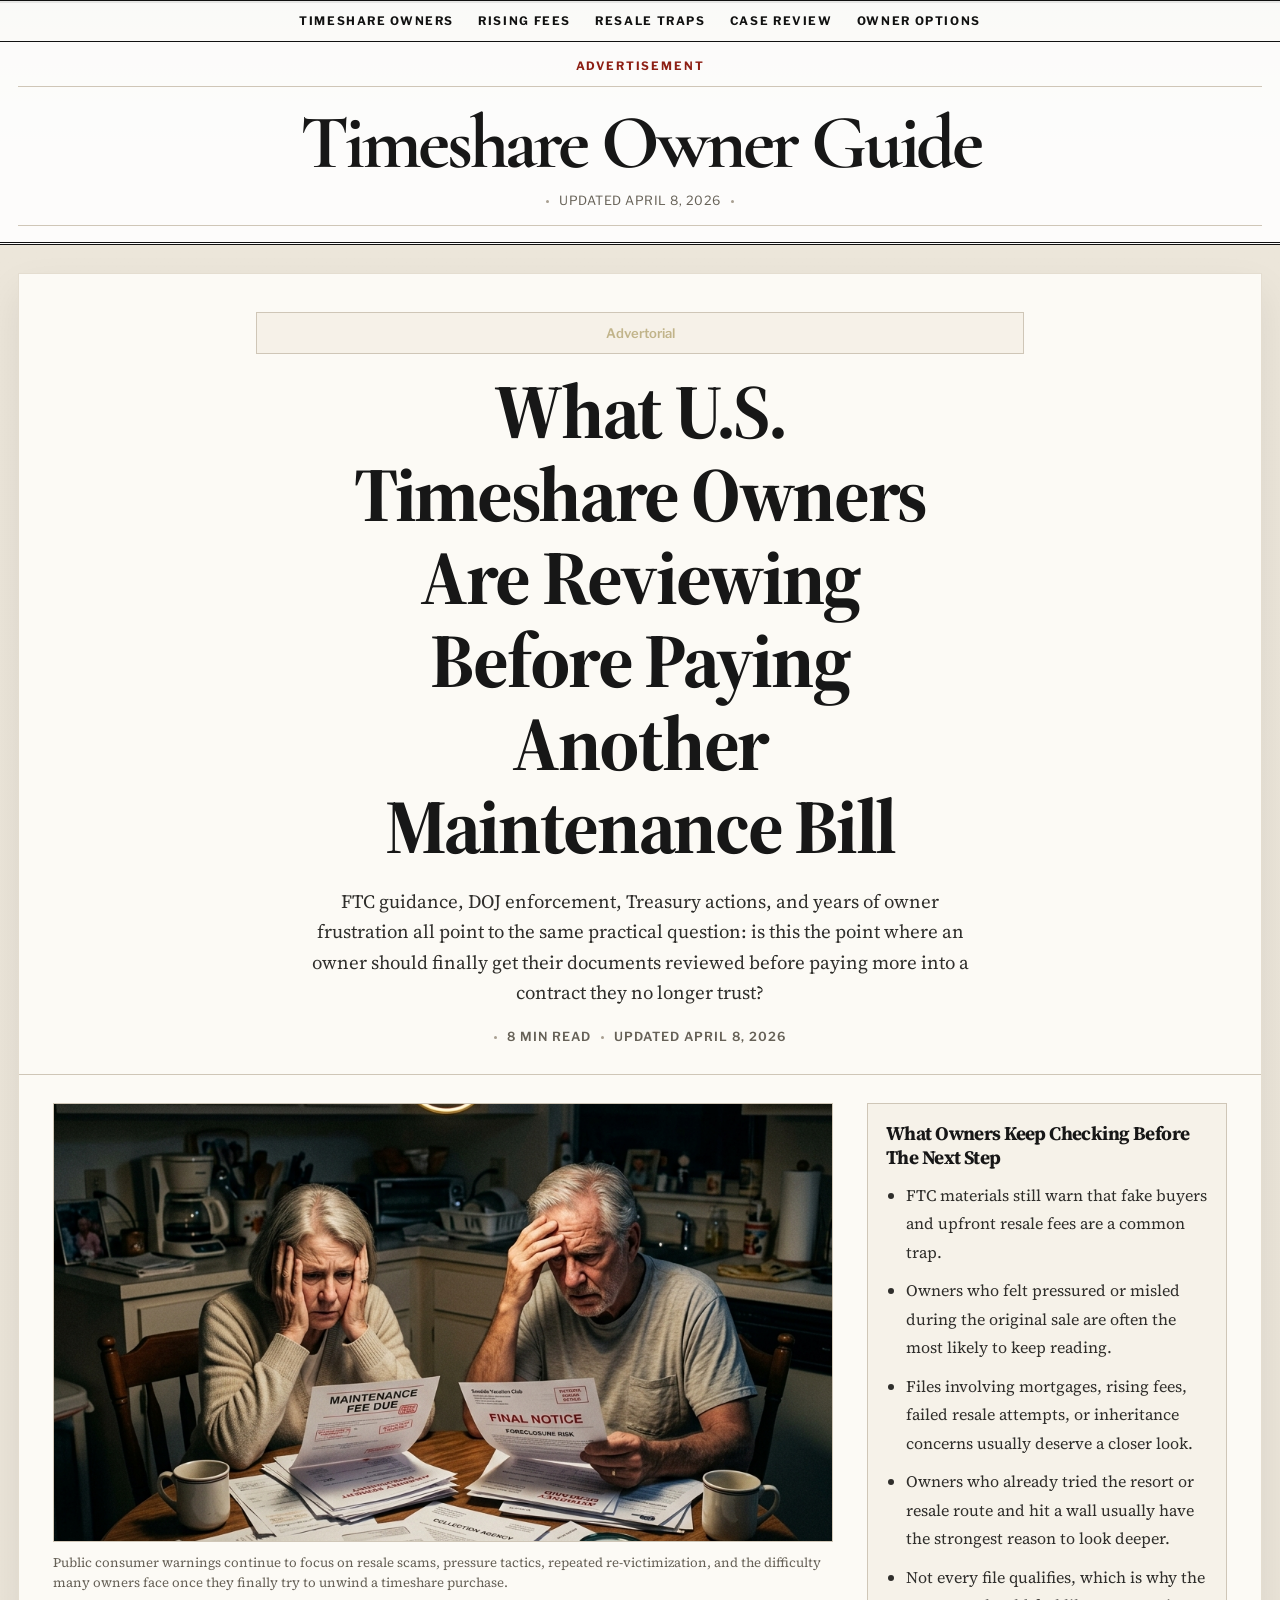
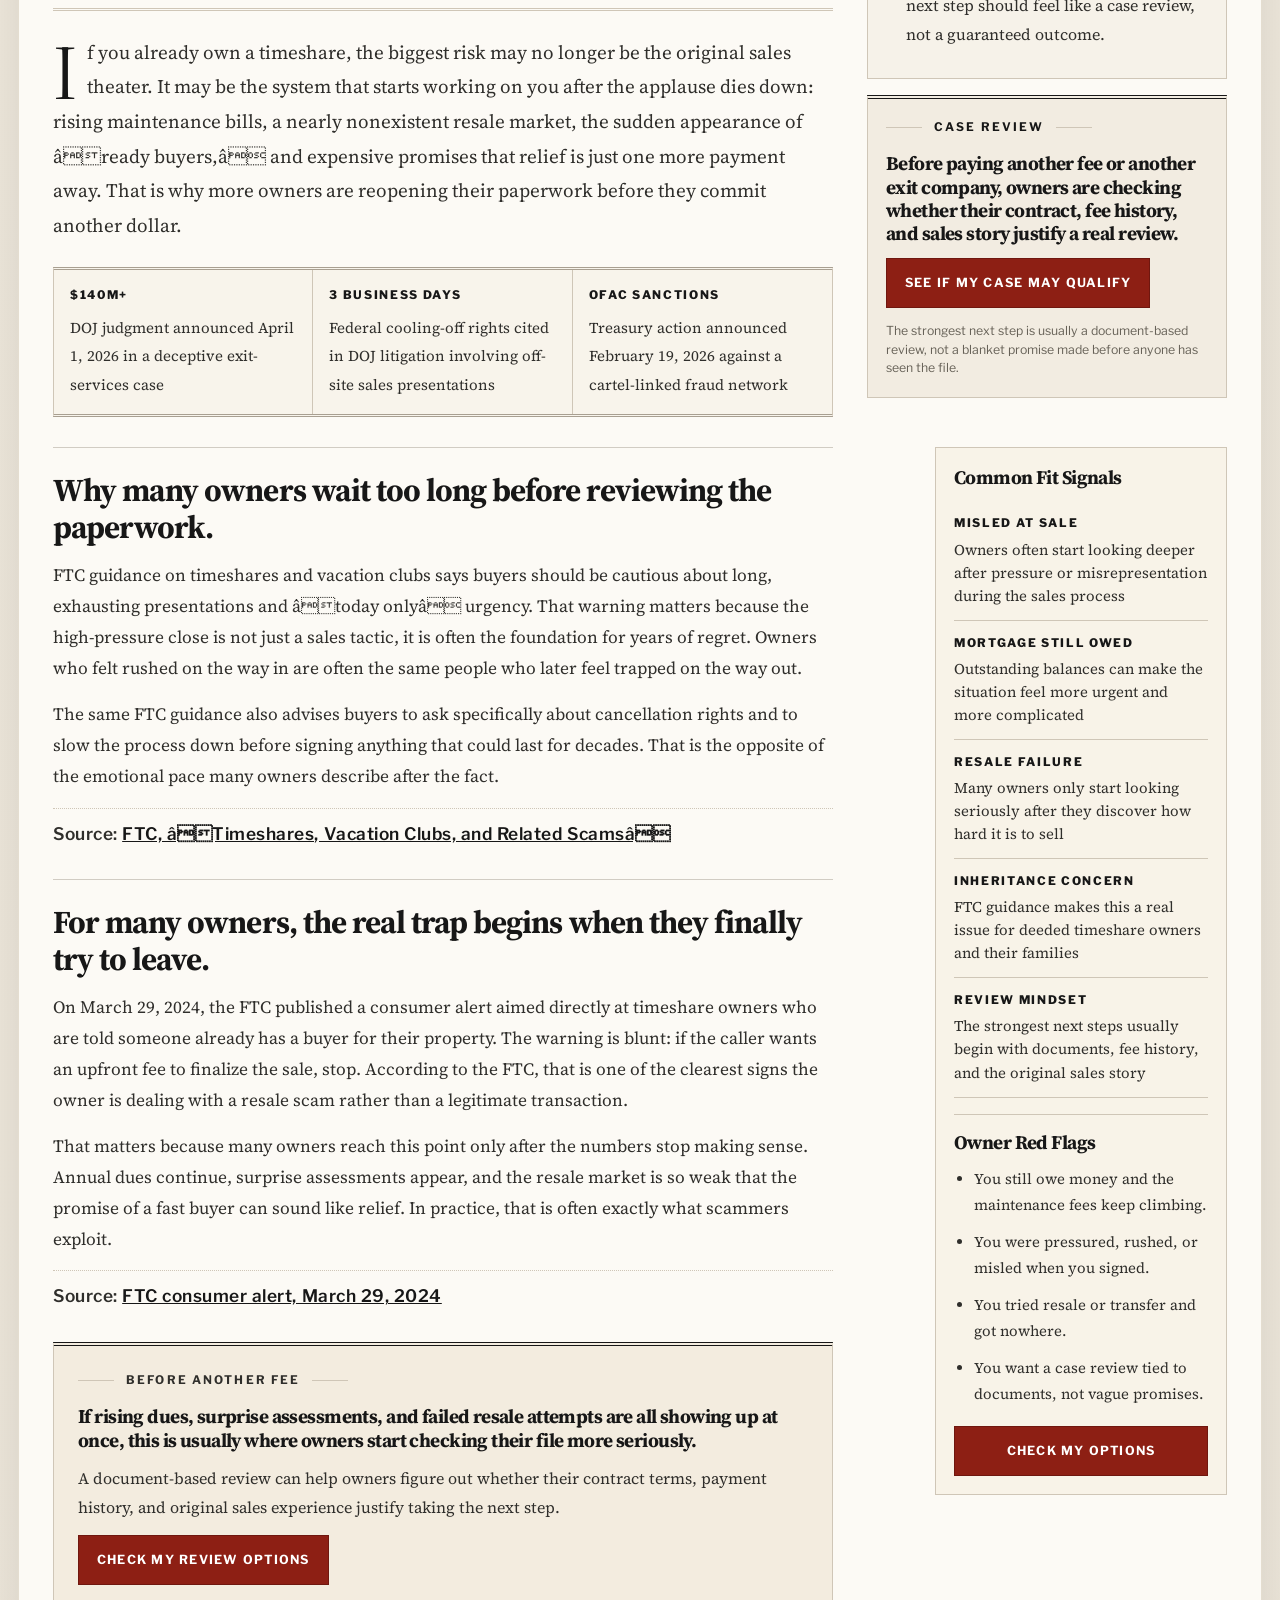
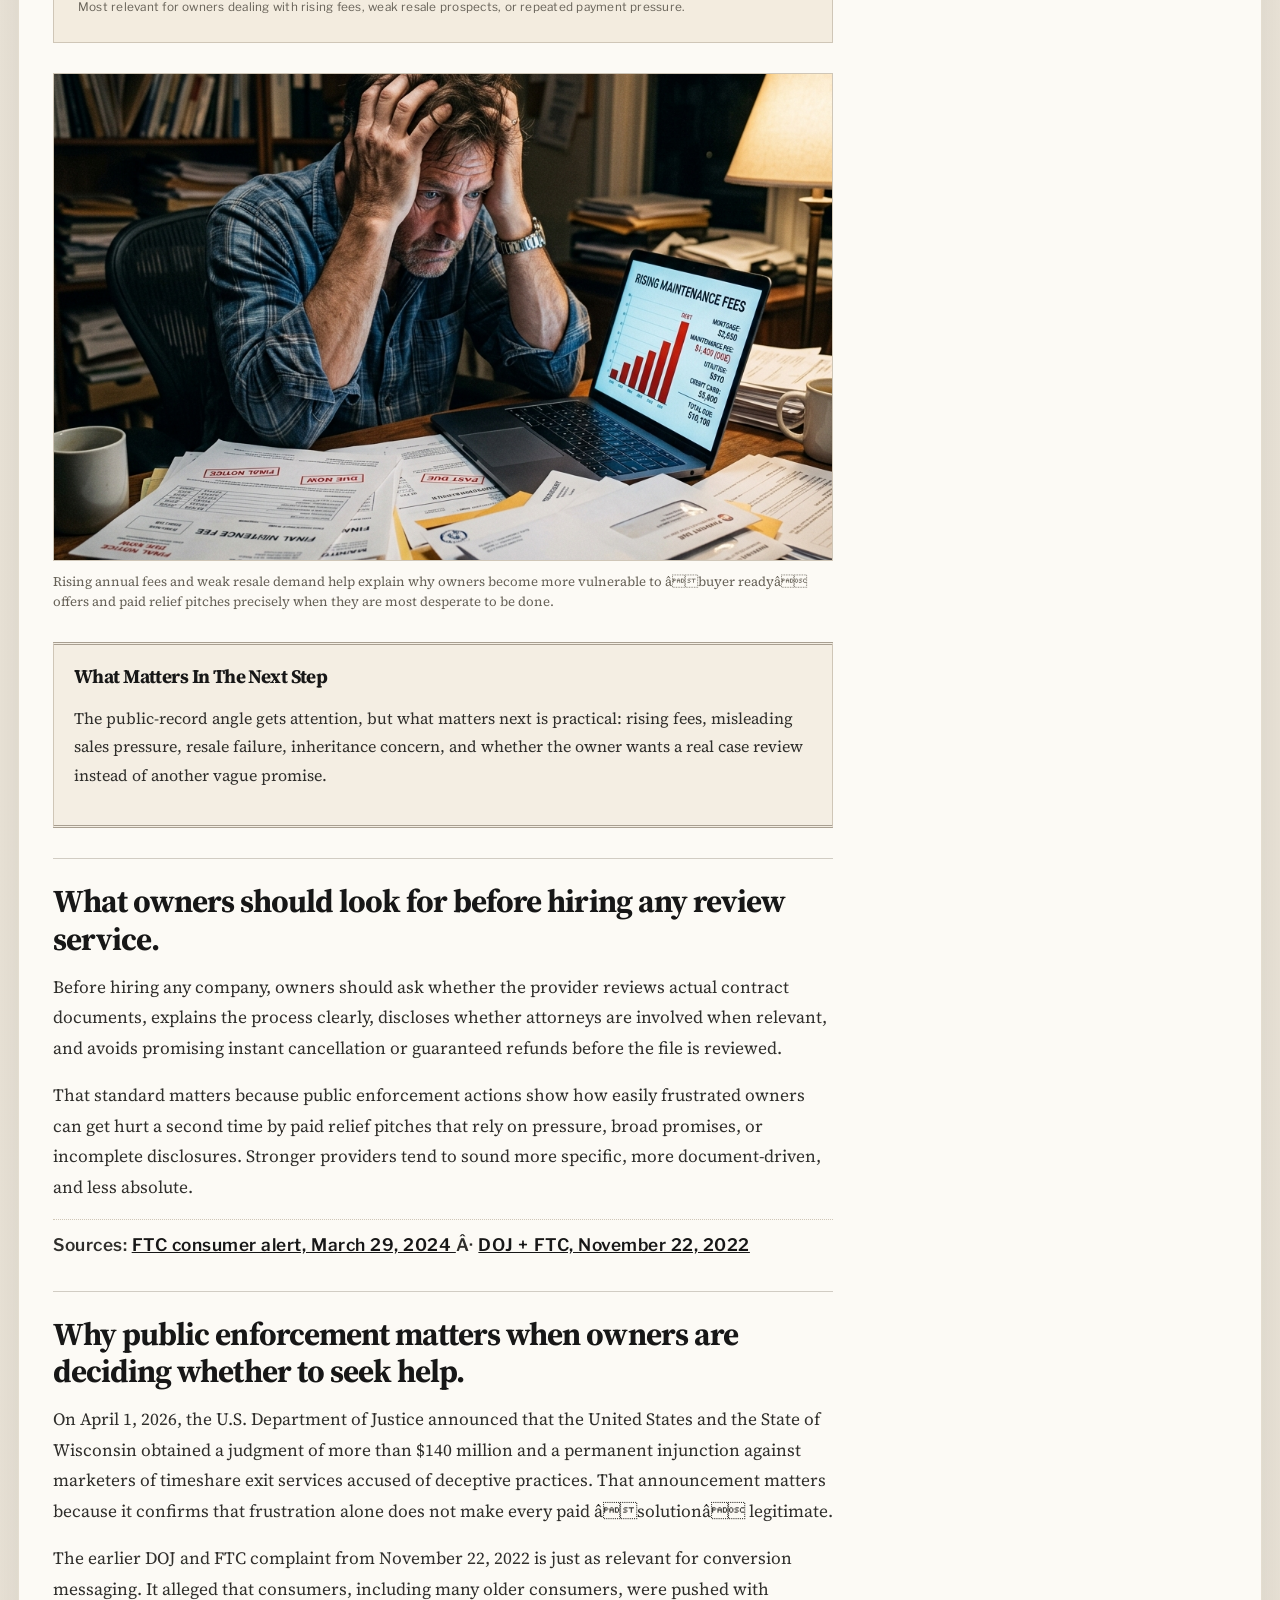
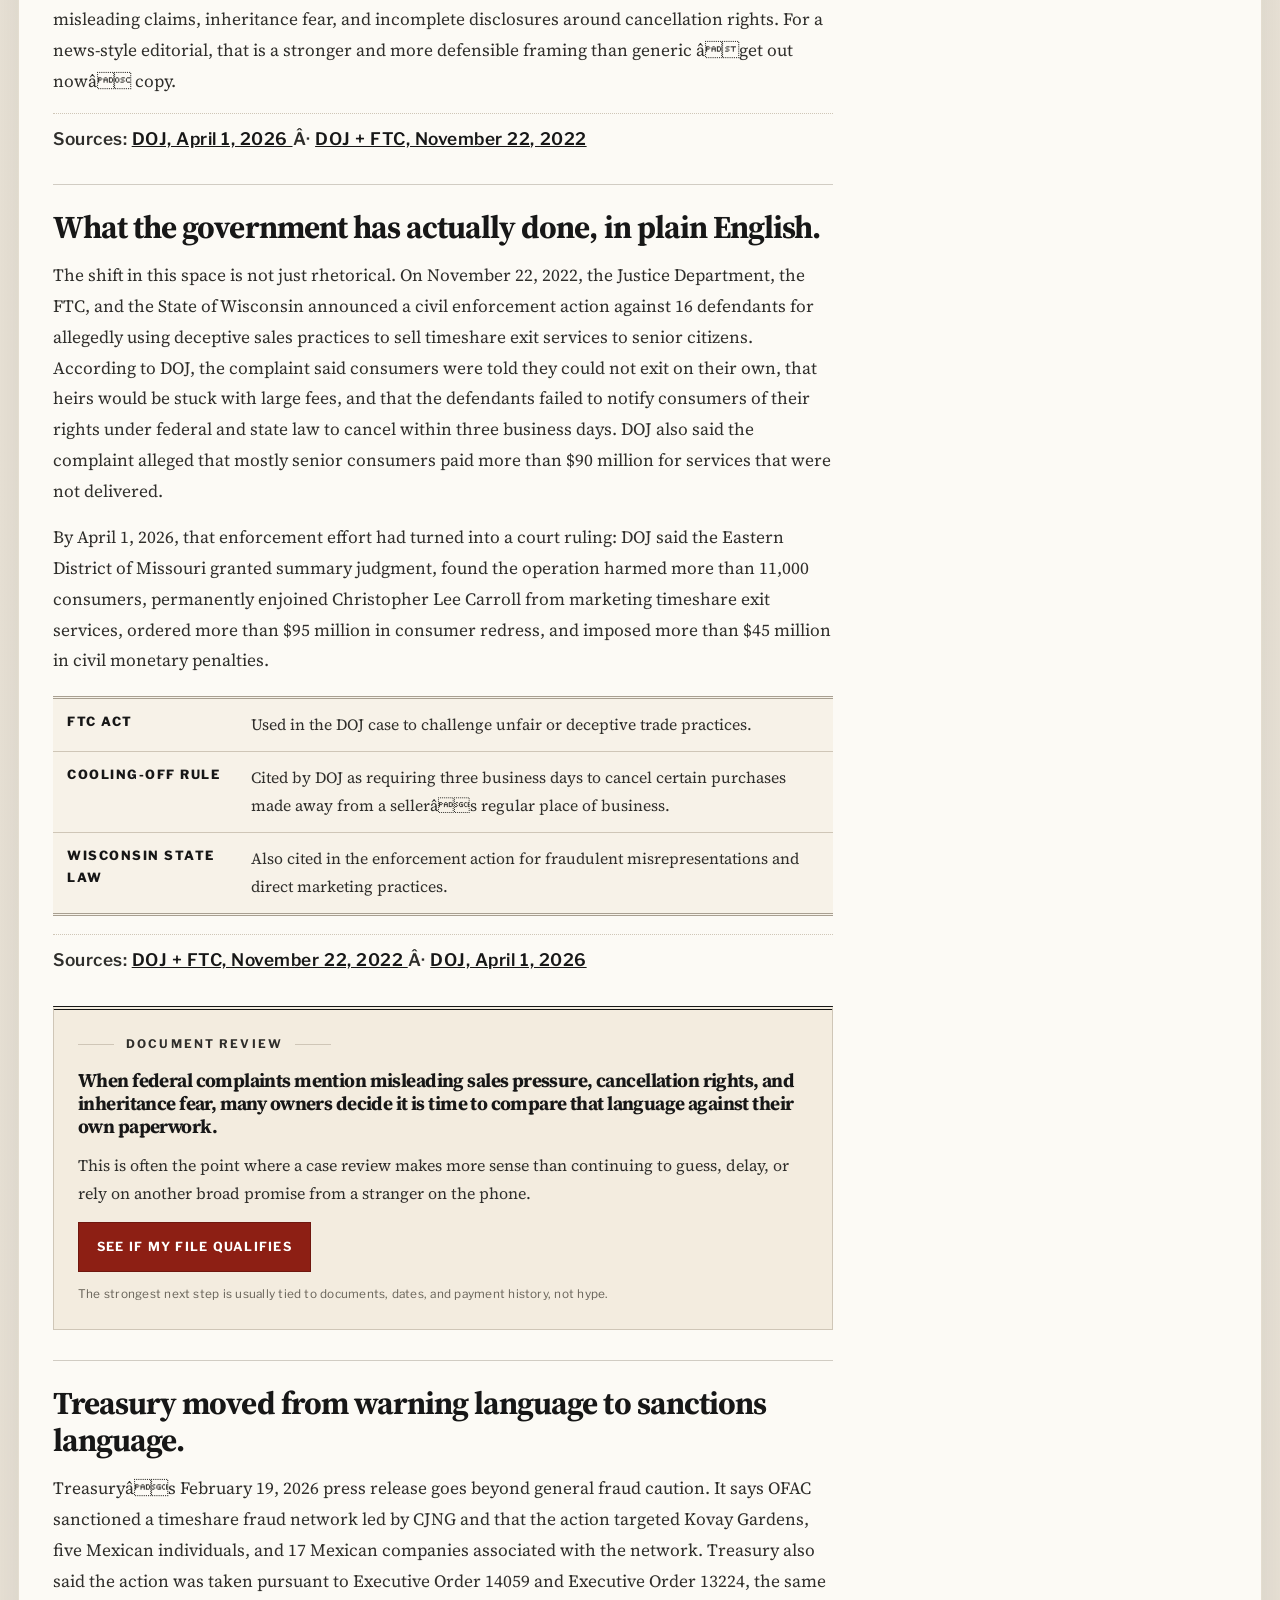
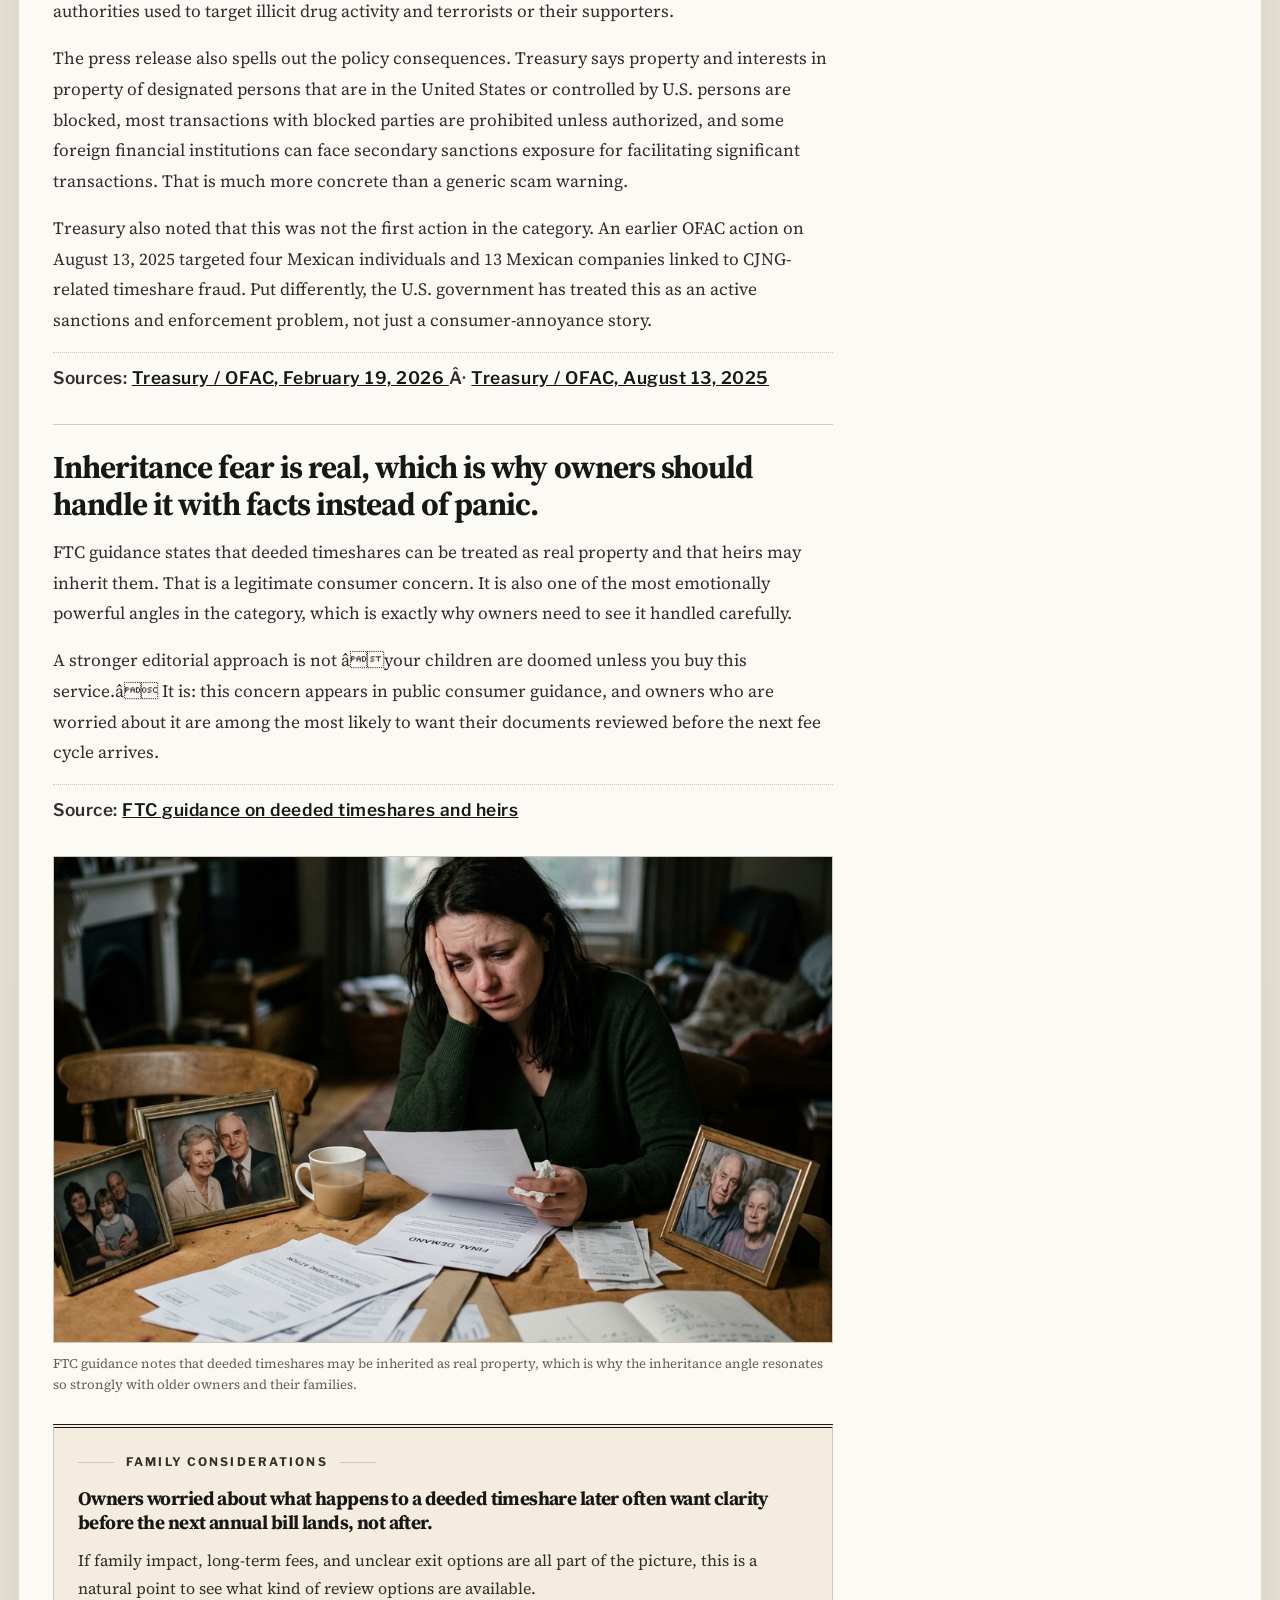
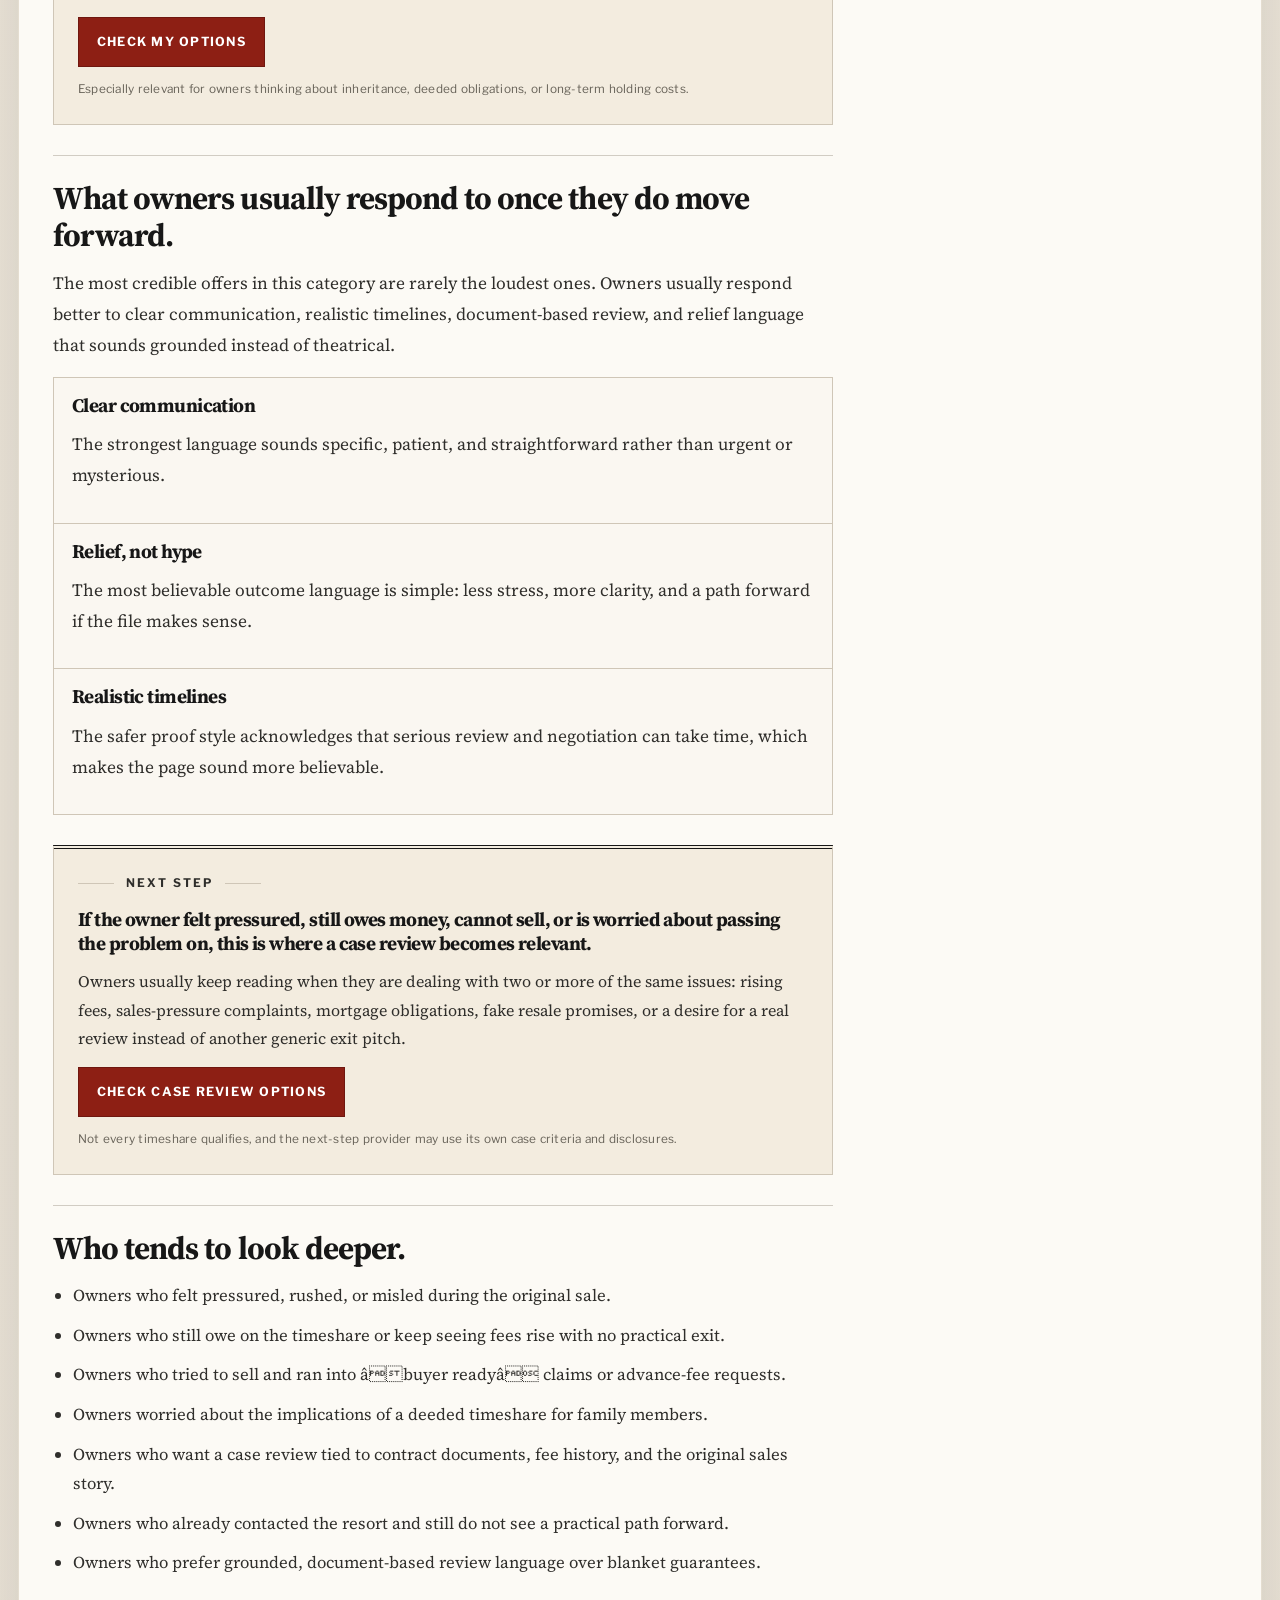
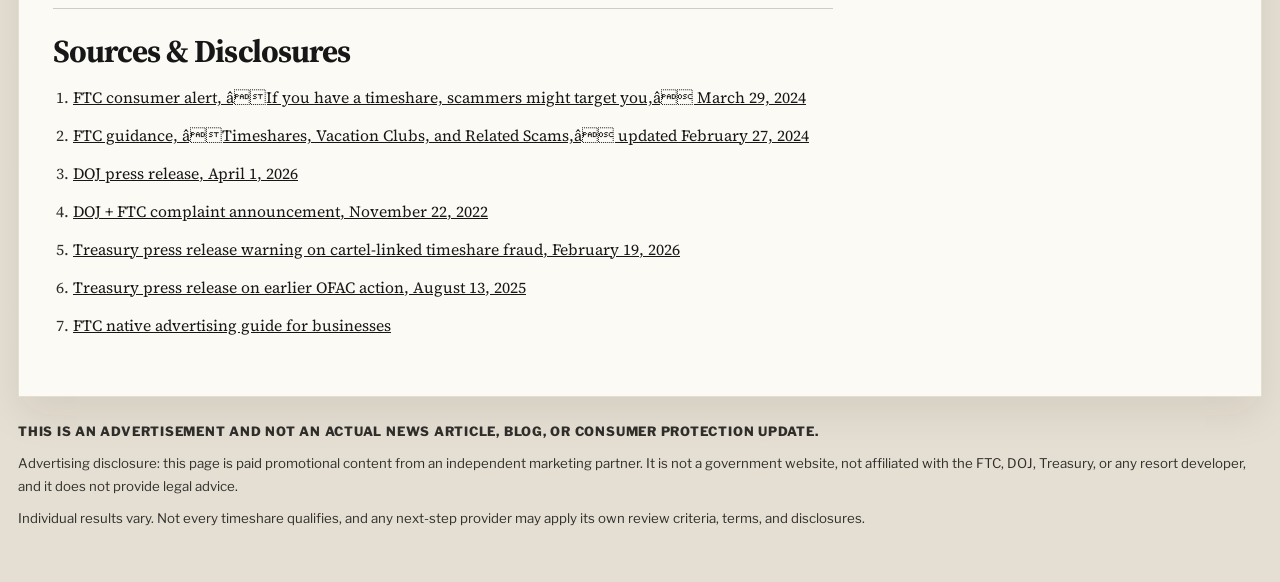
<file: live-v2-timeshare.html>
<!Doctype html>
  <!-- This landing page is built on LanderLab. https://landerlab.io -->
  <html lang="en">
  <head>
    <link rel="stylesheet" href="https://resources.landerlab.io/css/styles.css" landerlab-styles=""><link rel="stylesheet" href="https://landerlab-quiz.pages.dev/style.css" landerlab-styles=""><meta charset="UTF-8"><meta name="viewport" content="width=device-width, initial-scale=1.0"><title>What U.S. Timeshare Owners Are Reviewing Before Paying Another Maintenance Bill</title><meta name="description" content="A sponsored consumer guide for U.S. timeshare owners exploring case-review options after rising fees, resale traps, or sales-pressure concerns."><meta property="og:type" content="article"><meta property="og:title" content="What U.S. Timeshare Owners Are Reviewing Before Paying Another Maintenance Bill"><meta property="og:description" content="A sponsored guide for U.S. timeshare owners built around public FTC, DOJ, Treasury, and consumer-protection source material."><link rel="preconnect" href="https://fonts.googleapis.com"><link rel="preconnect" href="https://fonts.gstatic.com" crossorigin="">
<link href="https://fonts.googleapis.com/css2?family=Cormorant+Garamond:wght@500;600;700&amp;family=Libre+Franklin:wght@400;500;600;700;800&amp;family=Source+Serif+4:wght@400;500;600;700&amp;display=swap" rel="preload" as="style" onload="this.onload=null;this.rel='stylesheet'">
<noscript><link href="https://fonts.googleapis.com/css2?family=Cormorant+Garamond:wght@500;600;700&amp;family=Libre+Franklin:wght@400;500;600;700;800&amp;family=Source+Serif+4:wght@400;500;600;700&amp;display=swap" rel="stylesheet"></noscript>
<link rel="stylesheet" href="v2-styles.css">
  
  <script>
  function setCookie(name, value, expiry = 2592000000, path = '/') {
    var date = new Date();
    var expires = '';

    if (name !== 'llRequestData') {
      date.setTime(date.getTime() + expiry);
      expires = "; expires=" + date.toUTCString();
    }

    document.cookie = name + "=" + value + expires + "; path=" + path;
  }

  function getCookie(name) {
    const cookieValue = document.cookie.match('(^|;)\\s*' + name + '\\s*=\\s*([^;]+)')?.pop() || '';
    try {
      return JSON.parse(cookieValue);
    } catch (error) {
      return cookieValue;
    }
  }


  setCookie('llRequestData', JSON.stringify({"countrycode":"GB","country":"United Kingdom","city":"London","region":"England","postalcode":"E1W","regioncode":"ENG","ip":"2a06:61c0:8c86:0:9921:57f8:bd9a:a684","currentdate":"April 8, 2026","date":"08/04/2026","day":"8","month":"4","year":"2026","dayname":"Wednesday","monthname":"April","browser":"your browser","operatingSystem":"Windows","device":"Desktop"}));
  const variantId = '23de85a2fdcee0bffe9a3256081b9db9'
  const randomVariant = 'true'

  if(variantId !=='undefined' && randomVariant !== 'undefined'){
    if (!getCookie('landerlab-abtest-variantId') || true) {
      console.log('Setting AB Test cookie');
      setCookie('landerlab-abtest-variantId', '23de85a2fdcee0bffe9a3256081b9db9');
    }
  }
  </script>
</head>
    <body class="">
      
  <script landerlab-script landerlab-global-variables>window.LL_VARIANT_ID=78144;window.LL_LANDER_ID=73337;window.LL_USER_ID=6448;window.LL_GOOGLE_PLACES_API_KEY='';window.LL_RECAPTCHA_V2_SITE_KEY='';window.LL_RECAPTCHA_V2_SIZE='';window.LL_CF_TURNSTILE_SITE_KEY='';window.LL_CLICKFLARE_URL_PARAM='';</script>
    <script>
        setCookie('LL_VARIANT_ID', window.LL_VARIANT_ID)
        setCookie('LL_LANDER_ID', window.LL_LANDER_ID)
    </script>

      
  <script landerlab-script landerlab-pixel src="https://track.landerlab.io/cf/p/68ca8eca1cd2af0012f6a282?lander_id=22dcf0f4f3413489593f19a6b7c3a25d&uid=92cf3f7ef90630755b955924254e6ec4&variant_id=23de85a2fdcee0bffe9a3256081b9db9" defer></script>

      
  <script landerlab-script landerlab-conversion-script> 
    function replaceNoScript(){let e=document.querySelector("noscript[landerlab-pixel]");if(e){let t=e.textContent,n=t.match(/src="(.*)"/);if(n&&n.length>=2){let a=document.createElement("script");a.src=n[1];let c=e.parentNode;e.remove(),c.appendChild(a)}}}function sendBeacon(e){if("sendBeacon"in navigator)navigator.sendBeacon(e);else{let t=new XMLHttpRequest;t.open("POST",e,!1),t.send()}}function reportConversion(e,t,n=window.LL_VARIANT_ID){const a=new URLSearchParams;a.append("txid",n||""),e&&a.append("ct",e),t&&t.forEach((e,t)=>a.append(`param${t+1}`,e)),window.cf_pixel_params?.click_id&& a.append("click_id", window.cf_pixel_params.click_id),sendBeacon(`https://track.landerlab.io/cf/cv?${a.toString()}`)}function updateLinks(){replaceNoScript();document.querySelectorAll("[ll-conversion-track]").forEach(e=>{e.addEventListener("click",function(){reportConversion("ll_conversion"),reportConversion("lp_click")})});document.querySelectorAll("a:not([ll-conversion-track]), [data-ll-event='redirect']:not([ll-conversion-track]), button:not([ll-conversion-track])").forEach(e=>{e.addEventListener("click",function(){reportConversion("lp_click")})});}document.addEventListener("DOMContentLoaded",updateLinks);
   </script>

      
      
      
      
      
      
      
      
      
      
      <style>
      :root{--ll-color-primary:#2659dc;--ll-color-secondary:#00AC81;--ll-color-background:#ffffff;--ll-color-text-primary:#181822;--ll-color-text-secondary:#8b8b9e;--ll-font-heading:Arial;--ll-font-body:Arial;}#ikvy8{color:#C1B48AFF;}
      </style>
      <div id="ipis" aria-hidden="true" class="reading-bar"><span id="readingBarFill" data-gjs-type="text"></span></div><header id="icgr" class="top-strip"><div id="iwjd" class="top-strip-inner"><span id="ioq3" data-gjs-type="text">TIMESHARE OWNERS</span><span id="ifs45" data-gjs-type="text">RISING FEES</span><span id="igad2" data-gjs-type="text">RESALE TRAPS</span><span id="i0v5j" data-gjs-type="text">CASE REVIEW</span><span id="ig2m1" data-gjs-type="text">OWNER OPTIONS</span></div></header><header id="iu0tp" class="masthead"><div id="iw4fe" class="masthead-inner"><p id="idanu" data-gjs-type="text" class="ad-label">Advertisement</p><div id="iwm6v" class="publication-row"><div id="irpx8" class="edition-line"></div><div id="ie9zg" class="publication-name"><span id="isq52" data-gjs-type="text">Timeshare Owner Guide</span></div><div id="ier09" class="publication-meta"><span id="iiew9" data-gjs-type="text" class="meta-dot"></span><span id="ixgnu" data-gjs-type="text">Updated April 8, 2026</span><span id="impi7" data-gjs-type="text" class="meta-dot"></span></div></div></div></header><main id="i14f5" class="page-shell"><article id="ifzqn" class="story-wrap"><header id="i4oy2" class="story-header reveal"><p id="ikvy8" data-gjs-type="text" class="headline-disclosure">Advertorial</p><h1 id="idl1y" data-gjs-type="heading">What U.S. Timeshare Owners Are Reviewing Before Paying Another Maintenance Bill</h1><p id="iff9m" data-gjs-type="text" class="story-dek">
          FTC guidance, DOJ enforcement, Treasury actions, and years of owner frustration all point to
          the same practical question: is this the point where an owner should finally get their documents
          reviewed before paying more into a contract they no longer trust?
        </p><div id="iwb5o" class="byline-row"><span id="iwnyd" data-gjs-type="text" class="meta-dot"></span><span id="imnjm" data-gjs-type="text">8 min read</span><span id="i6uem" data-gjs-type="text" class="meta-dot"></span><span id="i1fyk" data-gjs-type="text">Updated April 8, 2026</span></div></header><section id="ih2k2" class="lead-grid reveal"><div id="itlq6" class="lead-main"><figure id="i23zo" class="lead-figure"><img id="igwwx" src="v2-img-distress.png" alt="An elderly couple at a kitchen table looking stressed while reviewing timeshare notices and bills" class="lead-photo"><figcaption id="is7ak" data-gjs-type="text">
              Public consumer warnings continue to focus on resale scams, pressure tactics, repeated
              re-victimization, and the difficulty many owners face once they finally try to unwind a timeshare purchase.
              </figcaption></figure><p id="izhle" data-gjs-type="text" class="opening-paragraph">
            If you already own a timeshare, the biggest risk may no longer be the original sales theater.
            It may be the system that starts working on you after the applause dies down: rising maintenance
            bills, a nearly nonexistent resale market, the sudden appearance of âready buyers,â and expensive
            promises that relief is just one more payment away. That is why more owners are reopening their
            paperwork before they commit another dollar.
          </p><div id="i3qe2" class="inline-brief"><div id="itpco" class="brief-item"><strong id="i086f" data-gjs-type="text">$140M+</strong><span id="iqxxu" data-gjs-type="text">DOJ judgment announced April 1, 2026 in a deceptive exit-services case</span></div><div id="igb7m" class="brief-item"><strong id="in39r" data-gjs-type="text">3 business days</strong><span id="io5od" data-gjs-type="text">Federal cooling-off rights cited in DOJ litigation involving off-site sales presentations</span></div><div id="is7do" class="brief-item"><strong id="ioxv8" data-gjs-type="text">OFAC sanctions</strong><span id="i5c4h" data-gjs-type="text">Treasury action announced February 19, 2026 against a cartel-linked fraud network</span></div></div></div><aside id="iec9y" class="lead-sidebar"><div id="is425" class="sidebar-block"><h2 id="i8sut" data-gjs-type="heading">What Owners Keep Checking Before The Next Step</h2><ul id="igias" class="bullet-list"><li id="iw36g" data-gjs-type="list-item">FTC materials still warn that fake buyers and upfront resale fees are a common trap.</li><li id="itlg7" data-gjs-type="list-item">Owners who felt pressured or misled during the original sale are often the most likely to keep reading.</li><li id="i58rg" data-gjs-type="list-item">Files involving mortgages, rising fees, failed resale attempts, or inheritance concerns usually deserve a closer look.</li><li id="i22bx" data-gjs-type="list-item">Owners who already tried the resort or resale route and hit a wall usually have the strongest reason to look deeper.</li><li id="iuzur" data-gjs-type="list-item">Not every file qualifies, which is why the next step should feel like a case review, not a guaranteed outcome.</li></ul></div><div id="i29bf" class="sidebar-block sidebar-cta"><p id="ih85r" data-gjs-type="text" class="sidebar-kicker">Case Review</p><h3 id="i9bsn1" data-gjs-type="heading">Before paying another fee or another exit company, owners are checking whether their contract, fee history, and sales story justify a real review.</h3><a id="ikhnzj" href="#" class="cta-link article-btn">See If My Case May Qualify</a><p id="i7o0yt" data-gjs-type="text" class="sidebar-note">The strongest next step is usually a document-based review, not a blanket promise made before anyone has seen the file.</p></div></aside></section><div id="iy5usg" class="article-layout"><div id="iutp4j" class="article-body"><section id="iotkzi" class="article-section reveal"><h2 id="i3kz3y" data-gjs-type="heading">Why many owners wait too long before reviewing the paperwork.</h2><p id="igzobx" data-gjs-type="text">
              FTC guidance on timeshares and vacation clubs says buyers should be cautious about long,
              exhausting presentations and âtoday onlyâ urgency. That warning matters because the high-pressure
              close is not just a sales tactic, it is often the foundation for years of regret. Owners who felt
              rushed on the way in are often the same people who later feel trapped on the way out.
            </p><p id="iz3k9h" data-gjs-type="text">
              The same FTC guidance also advises buyers to ask specifically about cancellation rights and to
              slow the process down before signing anything that could last for decades. That is the opposite
              of the emotional pace many owners describe after the fact.
            </p><p id="ighhmh" data-gjs-type="text" class="citation-line">
              Source:
              <a id="iou054" href="https://consumer.ftc.gov/articles/timeshares-vacation-clubs-related-scams" target="_blank" rel="noopener">
                FTC, âTimeshares, Vacation Clubs, and Related Scamsâ
              </a></p></section><section id="i6823k" class="article-section reveal"><h2 id="iljrg7" data-gjs-type="heading">For many owners, the real trap begins when they finally try to leave.</h2><p id="izqyci" data-gjs-type="text">
              On March 29, 2024, the FTC published a consumer alert aimed directly at timeshare owners who are
              told someone already has a buyer for their property. The warning is blunt: if the caller wants an
              upfront fee to finalize the sale, stop. According to the FTC, that is one of the clearest signs
              the owner is dealing with a resale scam rather than a legitimate transaction.
            </p><p id="i70q4v" data-gjs-type="text">
              That matters because many owners reach this point only after the numbers stop making sense.
              Annual dues continue, surprise assessments appear, and the resale market is so weak that the
              promise of a fast buyer can sound like relief. In practice, that is often exactly what scammers
              exploit.
            </p><p id="iq5se1" data-gjs-type="text" class="citation-line">
              Source:
              <a id="i9rqju" href="https://consumer.ftc.gov/consumer-alerts/2024/03/if-you-have-timeshare-scammers-might-target-you" target="_blank" rel="noopener">
                FTC consumer alert, March 29, 2024
              </a></p></section><div id="i70g16" class="mid-article-cta reveal"><p id="i4c6c3" data-gjs-type="text" class="sidebar-kicker">Before Another Fee</p><h3 id="i1euif" data-gjs-type="heading">If rising dues, surprise assessments, and failed resale attempts are all showing up at once, this is usually where owners start checking their file more seriously.</h3><p id="iq1nsp" data-gjs-type="text">
              A document-based review can help owners figure out whether their contract terms, payment history,
              and original sales experience justify taking the next step.
            </p><a id="ikmzwc" href="#" class="cta-link article-btn">Check My Review Options</a><small id="iejeps" data-gjs-type="text">Most relevant for owners dealing with rising fees, weak resale prospects, or repeated payment pressure.</small></div><figure id="i8pic2" class="inline-photo reveal"><img id="imrt9b" src="v2-img-fees.png" alt="A stressed homeowner looking over rising maintenance fee statements and financial paperwork"><figcaption id="io07ji" data-gjs-type="text">
              Rising annual fees and weak resale demand help explain why owners become more vulnerable to
              âbuyer readyâ offers and paid relief pitches precisely when they are most desperate to be done.
              </figcaption></figure><aside id="ip7n8c" class="news-note reveal"><h3 id="ibrp7y" data-gjs-type="heading">What Matters In The Next Step</h3><p id="ii1z9l" data-gjs-type="text">
              The public-record angle gets attention, but what matters next is practical: rising fees,
              misleading sales pressure, resale failure, inheritance concern, and whether the owner wants
              a real case review instead of another vague promise.
            </p></aside><section id="ipscgw" class="article-section reveal"><h2 id="ii20qi" data-gjs-type="heading">What owners should look for before hiring any review service.</h2><p id="ix5pnk" data-gjs-type="text">
              Before hiring any company, owners should ask whether the provider reviews actual contract documents,
              explains the process clearly, discloses whether attorneys are involved when relevant, and avoids
              promising instant cancellation or guaranteed refunds before the file is reviewed.
            </p><p id="igf32t" data-gjs-type="text">
              That standard matters because public enforcement actions show how easily frustrated owners can get
              hurt a second time by paid relief pitches that rely on pressure, broad promises, or incomplete
              disclosures. Stronger providers tend to sound more specific, more document-driven, and less absolute.
            </p><p id="i5ez8k" data-gjs-type="text" class="citation-line">
              Sources:
              <a id="iw556l" href="https://consumer.ftc.gov/consumer-alerts/2024/03/if-you-have-timeshare-scammers-might-target-you" target="_blank" rel="noopener">
                FTC consumer alert, March 29, 2024
              </a>
              Â·
              <a id="iiic67" href="https://www.justice.gov/opa/pr/justice-department-ftc-and-state-wisconsin-file-complaint-stop-deceptive-sales-practices" target="_blank" rel="noopener">
                DOJ + FTC, November 22, 2022
              </a></p></section><section id="ib1l9y" class="article-section reveal"><h2 id="ik8ojh" data-gjs-type="heading">Why public enforcement matters when owners are deciding whether to seek help.</h2><p id="ic8ysu" data-gjs-type="text">
              On April 1, 2026, the U.S. Department of Justice announced that the United States and the State
              of Wisconsin obtained a judgment of more than $140 million and a permanent injunction against
              marketers of timeshare exit services accused of deceptive practices. That announcement matters
              because it confirms that frustration alone does not make every paid âsolutionâ legitimate.
            </p><p id="itc882" data-gjs-type="text">
              The earlier DOJ and FTC complaint from November 22, 2022 is just as relevant for conversion
              messaging. It alleged that consumers, including many older consumers, were pushed with misleading
              claims, inheritance fear, and incomplete disclosures around cancellation rights. For a news-style
              editorial, that is a stronger and more defensible framing than generic âget out nowâ copy.
            </p><p id="i9qofv" data-gjs-type="text" class="citation-line">
              Sources:
              <a id="iz75rk" href="https://www.justice.gov/opa/pr/united-states-and-state-wisconsin-obtain-over-140m-judgment-and-permanent-injunction-against" target="_blank" rel="noopener">
                DOJ, April 1, 2026
              </a>
              Â·
              <a id="i0aydf" href="https://www.justice.gov/opa/pr/justice-department-ftc-and-state-wisconsin-file-complaint-stop-deceptive-sales-practices" target="_blank" rel="noopener">
                DOJ + FTC, November 22, 2022
              </a></p></section><section id="iqxcqi" class="article-section reveal"><h2 id="ieaa2r" data-gjs-type="heading">What the government has actually done, in plain English.</h2><p id="i5n7vu" data-gjs-type="text">
              The shift in this space is not just rhetorical. On November 22, 2022, the Justice Department,
              the FTC, and the State of Wisconsin announced a civil enforcement action against 16 defendants
              for allegedly using deceptive sales practices to sell timeshare exit services to senior citizens.
              According to DOJ, the complaint said consumers were told they could not exit on their own,
              that heirs would be stuck with large fees, and that the defendants failed to notify consumers
              of their rights under federal and state law to cancel within three business days. DOJ also said
              the complaint alleged that mostly senior consumers paid more than $90 million for services that
              were not delivered.
            </p><p id="idnwbn" data-gjs-type="text">
              By April 1, 2026, that enforcement effort had turned into a court ruling: DOJ said the
              Eastern District of Missouri granted summary judgment, found the operation harmed more than
              11,000 consumers, permanently enjoined Christopher Lee Carroll from marketing timeshare exit
              services, ordered more than $95 million in consumer redress, and imposed more than $45 million
              in civil monetary penalties.
            </p><div id="irnlwt" class="policy-box"><div id="ijkzsd" class="policy-item"><strong id="ip9ocz" data-gjs-type="text">FTC Act</strong><span id="ig0s93" data-gjs-type="text">Used in the DOJ case to challenge unfair or deceptive trade practices.</span></div><div id="iu690o" class="policy-item"><strong id="iq2l4u" data-gjs-type="text">Cooling-Off Rule</strong><span id="iz9rt4" data-gjs-type="text">Cited by DOJ as requiring three business days to cancel certain purchases made away from a sellerâs regular place of business.</span></div><div id="iffura" class="policy-item"><strong id="i38pyn" data-gjs-type="text">Wisconsin state law</strong><span id="i0f543" data-gjs-type="text">Also cited in the enforcement action for fraudulent misrepresentations and direct marketing practices.</span></div></div><p id="ihtc9k" data-gjs-type="text" class="citation-line">
              Sources:
              <a id="i675tx" href="https://www.justice.gov/opa/pr/justice-department-ftc-and-state-wisconsin-file-complaint-stop-deceptive-sales-practices" target="_blank" rel="noopener">
                DOJ + FTC, November 22, 2022
              </a>
              Â·
              <a id="ict57b" href="https://www.justice.gov/opa/pr/united-states-and-state-wisconsin-obtain-over-140m-judgment-and-permanent-injunction-against" target="_blank" rel="noopener">
                DOJ, April 1, 2026
              </a></p></section><div id="iw9k71" class="mid-article-cta reveal"><p id="iw7m5f" data-gjs-type="text" class="sidebar-kicker">Document Review</p><h3 id="ik9pjr" data-gjs-type="heading">When federal complaints mention misleading sales pressure, cancellation rights, and inheritance fear, many owners decide it is time to compare that language against their own paperwork.</h3><p id="i58fgt" data-gjs-type="text">
              This is often the point where a case review makes more sense than continuing to guess, delay, or
              rely on another broad promise from a stranger on the phone.
            </p><a id="i27ex4" href="#" class="cta-link article-btn">See If My File Qualifies</a><small id="ieyaxh" data-gjs-type="text">The strongest next step is usually tied to documents, dates, and payment history, not hype.</small></div><section id="irh7s6" class="article-section reveal"><h2 id="i8cnbb" data-gjs-type="heading">Treasury moved from warning language to sanctions language.</h2><p id="iq82cn" data-gjs-type="text">
              Treasuryâs February 19, 2026 press release goes beyond general fraud caution. It says OFAC
              sanctioned a timeshare fraud network led by CJNG and that the action targeted Kovay Gardens,
              five Mexican individuals, and 17 Mexican companies associated with the network. Treasury also
              said the action was taken pursuant to Executive Order 14059 and Executive Order 13224, the same
              authorities used to target illicit drug activity and terrorists or their supporters.
            </p><p id="i56is4" data-gjs-type="text">
              The press release also spells out the policy consequences. Treasury says property and interests
              in property of designated persons that are in the United States or controlled by U.S. persons
              are blocked, most transactions with blocked parties are prohibited unless authorized, and some
              foreign financial institutions can face secondary sanctions exposure for facilitating significant
              transactions. That is much more concrete than a generic scam warning.
            </p><p id="i1oy1m" data-gjs-type="text">
              Treasury also noted that this was not the first action in the category. An earlier OFAC action
              on August 13, 2025 targeted four Mexican individuals and 13 Mexican companies linked to
              CJNG-related timeshare fraud. Put differently, the U.S. government has treated this as an active
              sanctions and enforcement problem, not just a consumer-annoyance story.
            </p><p id="io94yf" data-gjs-type="text" class="citation-line">
              Sources:
              <a id="i99frg" href="https://home.treasury.gov/news/press-releases/sb0400" target="_blank" rel="noopener">
                Treasury / OFAC, February 19, 2026
              </a>
              Â·
              <a id="i6pv0n" href="https://home.treasury.gov/news/press-releases/sb0222" target="_blank" rel="noopener">
                Treasury / OFAC, August 13, 2025
              </a></p></section><section id="ibnbyl" class="article-section reveal"><h2 id="i78u79" data-gjs-type="heading">Inheritance fear is real, which is why owners should handle it with facts instead of panic.</h2><p id="igxiyq" data-gjs-type="text">
              FTC guidance states that deeded timeshares can be treated as real property and that heirs may
              inherit them. That is a legitimate consumer concern. It is also one of the most emotionally
              powerful angles in the category, which is exactly why owners need to see it handled carefully.
            </p><p id="ikptpo" data-gjs-type="text">
              A stronger editorial approach is not âyour children are doomed unless you buy this service.â
              It is: this concern appears in public consumer guidance, and owners who are worried about it
              are among the most likely to want their documents reviewed before the next fee cycle arrives.
            </p><p id="iqocfb" data-gjs-type="text" class="citation-line">
              Source:
              <a id="ibe9ch" href="https://consumer.ftc.gov/articles/timeshares-vacation-clubs-related-scams" target="_blank" rel="noopener">
                FTC guidance on deeded timeshares and heirs
              </a></p></section><figure id="ikzwok" class="inline-photo reveal"><img id="ivnn3h" src="v2-img-inheritance.png" alt="A woman reading legal notices related to inherited timeshare obligations at a dining table"><figcaption id="ifiarz" data-gjs-type="text">
              FTC guidance notes that deeded timeshares may be inherited as real property, which is why the
              inheritance angle resonates so strongly with older owners and their families.
              </figcaption></figure><div id="imtq2p" class="mid-article-cta reveal"><p id="iztgje" data-gjs-type="text" class="sidebar-kicker">Family Considerations</p><h3 id="ilb3nk" data-gjs-type="heading">Owners worried about what happens to a deeded timeshare later often want clarity before the next annual bill lands, not after.</h3><p id="ibipz2" data-gjs-type="text">
              If family impact, long-term fees, and unclear exit options are all part of the picture, this is a
              natural point to see what kind of review options are available.
            </p><a id="i74cvn" href="#" class="cta-link article-btn">Check My Options</a><small id="i05ykw" data-gjs-type="text">Especially relevant for owners thinking about inheritance, deeded obligations, or long-term holding costs.</small></div><section id="idemyl" class="article-section reveal"><h2 id="ij0l9l" data-gjs-type="heading">What owners usually respond to once they do move forward.</h2><p id="iq7q0l" data-gjs-type="text">
              The most credible offers in this category are rarely the loudest ones. Owners usually respond
              better to clear communication, realistic timelines, document-based review, and relief language
              that sounds grounded instead of theatrical.
            </p><div id="iw5yzn" class="review-stack"><article id="io5zzh" class="review-item"><h3 id="irv5qj" data-gjs-type="heading">Clear communication</h3><p id="i68ojg" data-gjs-type="text">The strongest language sounds specific, patient, and straightforward rather than urgent or mysterious.</p></article><article id="ipt2z3" class="review-item"><h3 id="imcu2m" data-gjs-type="heading">Relief, not hype</h3><p id="iosrap" data-gjs-type="text">The most believable outcome language is simple: less stress, more clarity, and a path forward if the file makes sense.</p></article><article id="i6p6mx" class="review-item"><h3 id="i4gae9" data-gjs-type="heading">Realistic timelines</h3><p id="iq6y4b" data-gjs-type="text">The safer proof style acknowledges that serious review and negotiation can take time, which makes the page sound more believable.</p></article></div></section><div id="i90pty" class="mid-article-cta reveal"><p id="is9xmz" data-gjs-type="text" class="sidebar-kicker">Next Step</p><h3 id="i8w0o6" data-gjs-type="heading">If the owner felt pressured, still owes money, cannot sell, or is worried about passing the problem on, this is where a case review becomes relevant.</h3><p id="ihkn53" data-gjs-type="text">
              Owners usually keep reading when they are dealing with two or more of the same
              issues: rising fees, sales-pressure complaints, mortgage obligations, fake resale promises, or
              a desire for a real review instead of another generic exit pitch.
            </p><a id="ihkxv2" href="#" class="cta-link article-btn">Check Case Review Options</a><small id="imk14f" data-gjs-type="text">Not every timeshare qualifies, and the next-step provider may use its own case criteria and disclosures.</small></div><section id="igy8zi" class="article-section reveal"><h2 id="i3960t" data-gjs-type="heading">Who tends to look deeper.</h2><ul id="idi3dz" class="article-checklist"><li id="ivn8ff" data-gjs-type="list-item">Owners who felt pressured, rushed, or misled during the original sale.</li><li id="iigkcf" data-gjs-type="list-item">Owners who still owe on the timeshare or keep seeing fees rise with no practical exit.</li><li id="iujf9w" data-gjs-type="list-item">Owners who tried to sell and ran into âbuyer readyâ claims or advance-fee requests.</li><li id="iqlv4y" data-gjs-type="list-item">Owners worried about the implications of a deeded timeshare for family members.</li><li id="ibu65i" data-gjs-type="list-item">Owners who want a case review tied to contract documents, fee history, and the original sales story.</li><li id="ighvdj" data-gjs-type="list-item">Owners who already contacted the resort and still do not see a practical path forward.</li><li id="ibgtgy" data-gjs-type="list-item">Owners who prefer grounded, document-based review language over blanket guarantees.</li></ul></section><section id="sources" class="article-section reveal"><h2 id="iw4u31" data-gjs-type="heading">Sources &amp; Disclosures</h2><ol id="iks38l" class="source-list"><li id="iwquig" data-gjs-type="list-item"><a id="i3f3oj" href="https://consumer.ftc.gov/consumer-alerts/2024/03/if-you-have-timeshare-scammers-might-target-you" target="_blank" rel="noopener">
                  FTC consumer alert, âIf you have a timeshare, scammers might target you,â March 29, 2024
                </a></li><li id="i2z48l" data-gjs-type="list-item"><a id="ik5uc4" href="https://consumer.ftc.gov/articles/timeshares-vacation-clubs-related-scams" target="_blank" rel="noopener">
                  FTC guidance, âTimeshares, Vacation Clubs, and Related Scams,â updated February 27, 2024
                </a></li><li id="itgkek" data-gjs-type="list-item"><a id="isx2a8" href="https://www.justice.gov/opa/pr/united-states-and-state-wisconsin-obtain-over-140m-judgment-and-permanent-injunction-against" target="_blank" rel="noopener">
                  DOJ press release, April 1, 2026
                </a></li><li id="ilb36a" data-gjs-type="list-item"><a id="ieewoj" href="https://www.justice.gov/opa/pr/justice-department-ftc-and-state-wisconsin-file-complaint-stop-deceptive-sales-practices" target="_blank" rel="noopener">
                  DOJ + FTC complaint announcement, November 22, 2022
                </a></li><li id="i3ct76" data-gjs-type="list-item"><a id="iqdgfs" href="https://home.treasury.gov/news/press-releases/sb0400" target="_blank" rel="noopener">
                  Treasury press release warning on cartel-linked timeshare fraud, February 19, 2026
                </a></li><li id="iz6jhv" data-gjs-type="list-item"><a id="iwffyy" href="https://home.treasury.gov/news/press-releases/sb0222" target="_blank" rel="noopener">
                  Treasury press release on earlier OFAC action, August 13, 2025
                </a></li><li id="ixfh7u" data-gjs-type="list-item"><a id="ir20bx" href="https://www.ftc.gov/business-guidance/resources/native-advertising-guide-businesses" target="_blank" rel="noopener">
                  FTC native advertising guide for businesses
                </a></li></ol></section></div><aside id="iwuwks" class="article-rail reveal"><div id="iluw67" class="rail-block sticky-rail"><h2 id="i8gz6l" data-gjs-type="heading">Common Fit Signals</h2><div id="ig0vky" class="rail-stat"><strong id="i1t4eh" data-gjs-type="text">Misled At Sale</strong><span id="ixtguk" data-gjs-type="text">Owners often start looking deeper after pressure or misrepresentation during the sales process</span></div><div id="ivbuph" class="rail-stat"><strong id="isp0sq" data-gjs-type="text">Mortgage Still Owed</strong><span id="i5bj5x" data-gjs-type="text">Outstanding balances can make the situation feel more urgent and more complicated</span></div><div id="i0p02g" class="rail-stat"><strong id="iir0mt" data-gjs-type="text">Resale Failure</strong><span id="ifuigs" data-gjs-type="text">Many owners only start looking seriously after they discover how hard it is to sell</span></div><div id="ixy2a6" class="rail-stat"><strong id="ibdtfc" data-gjs-type="text">Inheritance Concern</strong><span id="im5c52" data-gjs-type="text">FTC guidance makes this a real issue for deeded timeshare owners and their families</span></div><div id="ig1hqg" class="rail-stat"><strong id="iuye3x" data-gjs-type="text">Review Mindset</strong><span id="iqnl5i" data-gjs-type="text">The strongest next steps usually begin with documents, fee history, and the original sales story</span></div><div id="ir8xfj" class="rail-divider"></div><h3 id="icde7a" data-gjs-type="heading">Owner Red Flags</h3><ul id="ipac78" class="bullet-list compact"><li id="i9u26k" data-gjs-type="list-item">You still owe money and the maintenance fees keep climbing.</li><li id="inolhf" data-gjs-type="list-item">You were pressured, rushed, or misled when you signed.</li><li id="irp0af" data-gjs-type="list-item">You tried resale or transfer and got nowhere.</li><li id="ibpygi" data-gjs-type="list-item">You want a case review tied to documents, not vague promises.</li></ul><a id="ianjlj" href="#" class="cta-link article-btn rail-btn">Check My Options</a></div></aside></div></article></main><footer id="ivf19j" class="site-footer"><div id="ixl1cy" class="site-footer-inner"><p id="i0iapf" data-gjs-type="text" class="footer-alert">
        THIS IS AN ADVERTISEMENT AND NOT AN ACTUAL NEWS ARTICLE, BLOG, OR CONSUMER PROTECTION UPDATE.
      </p><p id="ivnlzj" data-gjs-type="text">
        Advertising disclosure: this page is paid promotional content from an independent marketing partner.
        It is not a government website, not affiliated with the FTC, DOJ, Treasury, or any resort developer,
        and it does not provide legal advice.
      </p><p id="i716uz" data-gjs-type="text">
        Individual results vary. Not every timeshare qualifies, and any next-step provider may apply its own
        review criteria, terms, and disclosures.
      </p></div></footer><div id="stickyCta" class="sticky-cta"><div id="i58tv5" class="sticky-inner"><div id="iufbln" class="sticky-copy"><strong id="imkldd" data-gjs-type="text">Check your options</strong><span id="ijttjp" data-gjs-type="text">See whether your fee history, sales story, and contract documents justify a case review.</span></div><a id="izhdg4" href="#" class="cta-link article-btn btn-small">Check My Options</a></div></div><script src="v2-app.js" id="ip66nr"></script> 
      
      
      
      
    <script type="text/javascript" landerlab-script>const llQueryStrings=decodeURI(window.location.search).replace("?","").split("&").map(e=>e.split("=")).reduce((e,[t,n])=>(n&&(e[t]=n),e),{});for (let paramKey in llQueryStrings) { const paramInputs = document.querySelectorAll(`[data-input-label] input[name="${paramKey}"]`);if (paramInputs && paramInputs.length) paramInputs.forEach((input) => input.value = llQueryStrings[paramKey]);}const llRequestData = JSON.parse(document.cookie.match('(^|;)\\s*' + 'llRequestData' + '\\s*=\\s*([^;]+)')?.pop() || '{}'),replaceQsInHtml=(e,t)=>{[...document.body.querySelectorAll("*:not(script):not(noscript):not(style)")].forEach(({childNodes:[...n]})=>n.filter(({nodeType:e})=>e===document.TEXT_NODE).forEach(n=>n.textContent=n.textContent.replace(new RegExp([[e]],"gi"),t)));[...document.body.getElementsByTagName('a')].forEach(el=>{if(el.getAttribute('href')){el.setAttribute('href',el.getAttribute('href').replace(new RegExp([[e]],"gi"),t))}})};const llMacros = Object.assign(llRequestData, llQueryStrings);for(const e in llMacros){replaceQsInHtml(`\\[\\[${e}\\]\\]`,llMacros[e])}</script>
    
    <script src="https://resources.landerlab.io/js/scripts.js" landerlab-script defer=""></script>
  <script defer src="https://static.cloudflareinsights.com/beacon.min.js/v8c78df7c7c0f484497ecbca7046644da1771523124516" integrity="sha512-8DS7rgIrAmghBFwoOTujcf6D9rXvH8xm8JQ1Ja01h9QX8EzXldiszufYa4IFfKdLUKTTrnSFXLDkUEOTrZQ8Qg==" data-cf-beacon='{"version":"2024.11.0","token":"f05cf1ed408c41ffb7e1dcdc87d8ff95","server_timing":{"name":{"cfCacheStatus":true,"cfEdge":true,"cfExtPri":true,"cfL4":true,"cfOrigin":true,"cfSpeedBrain":true},"location_startswith":null}}' crossorigin="anonymous"></script>
</body>
  </html>
</file>
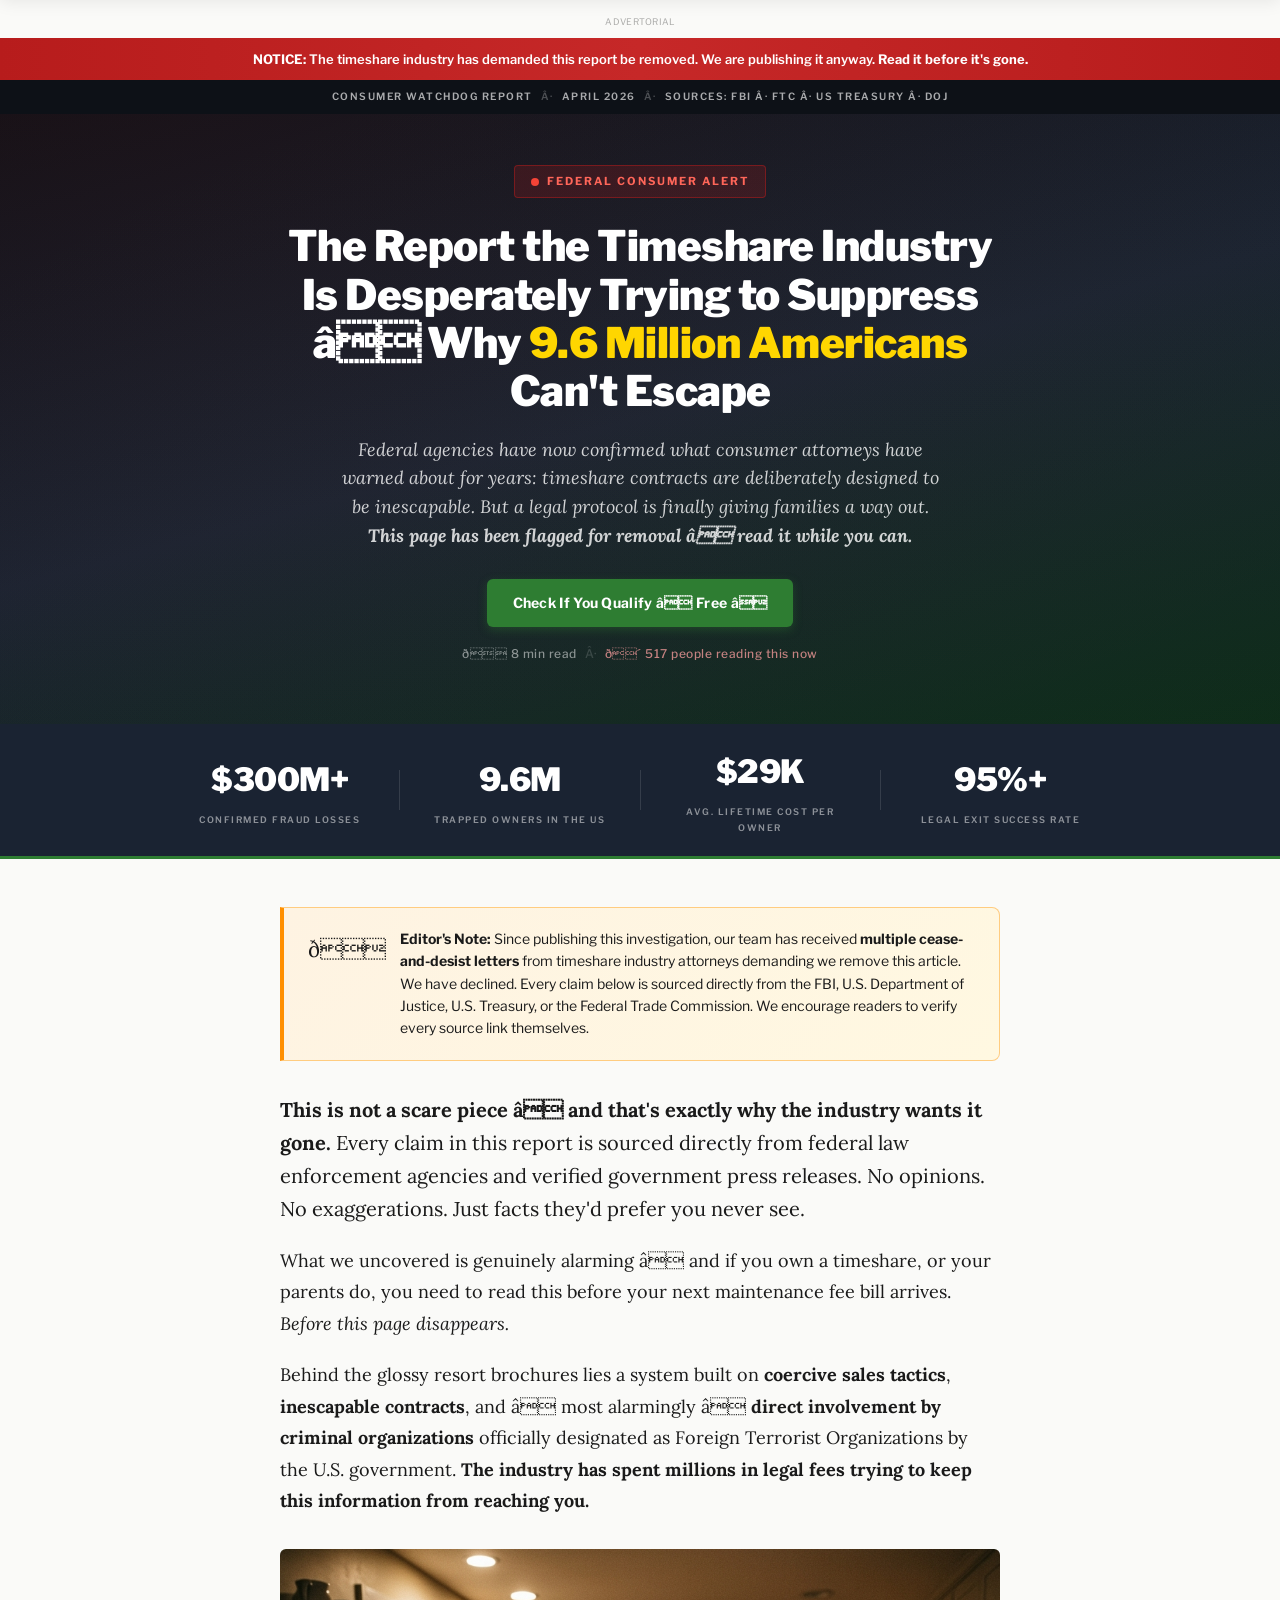
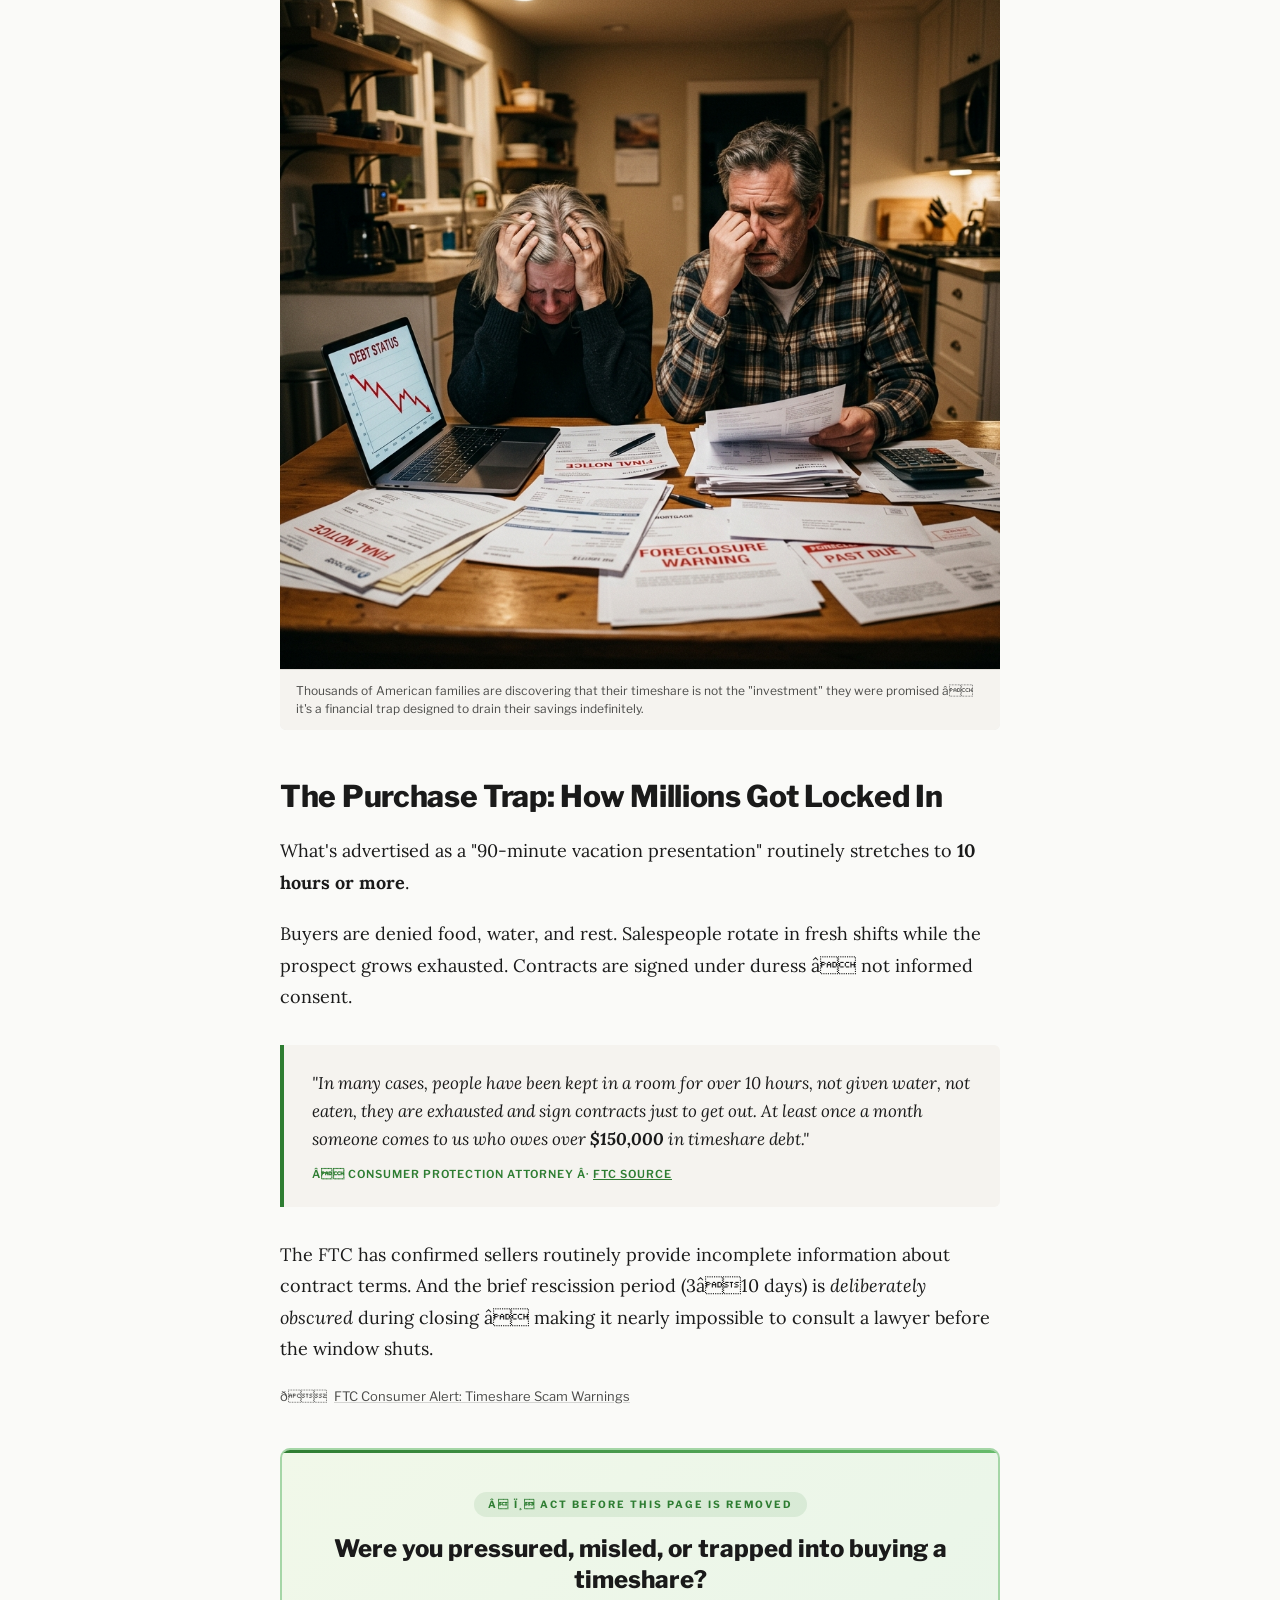
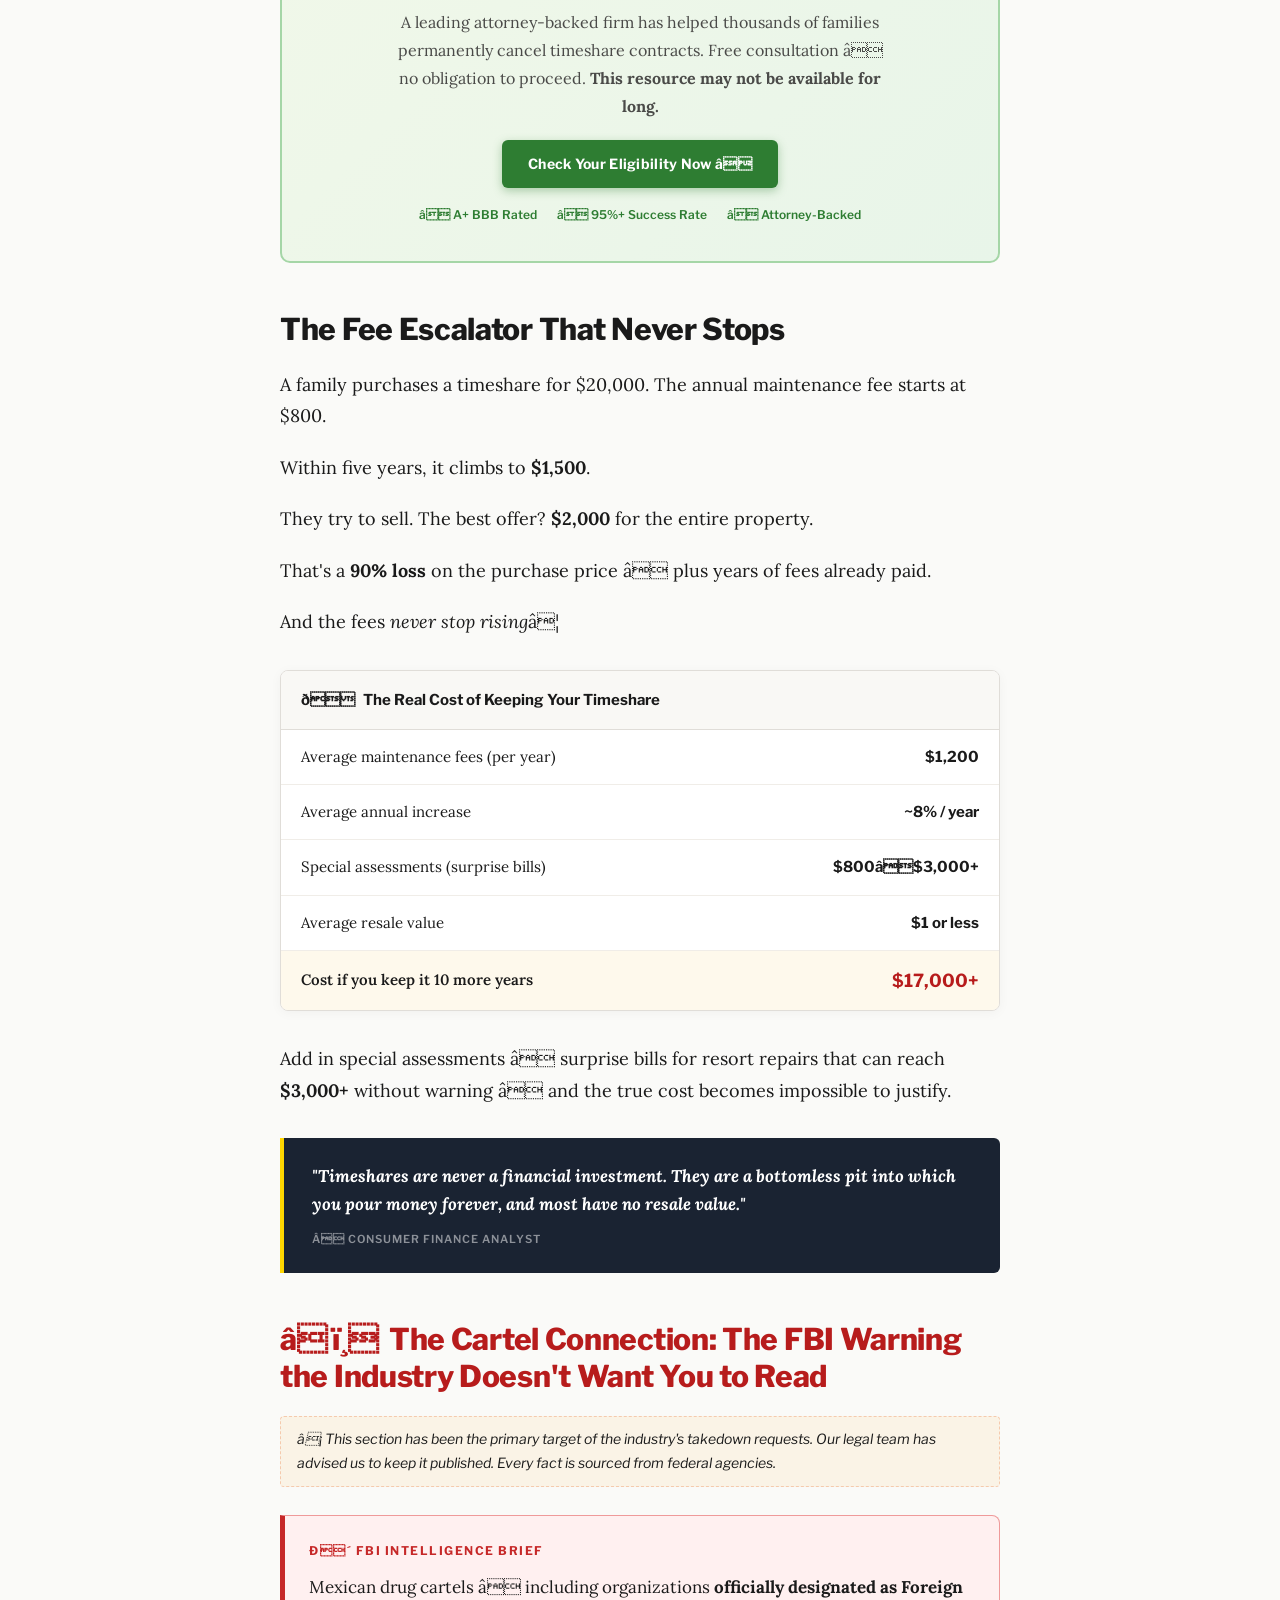
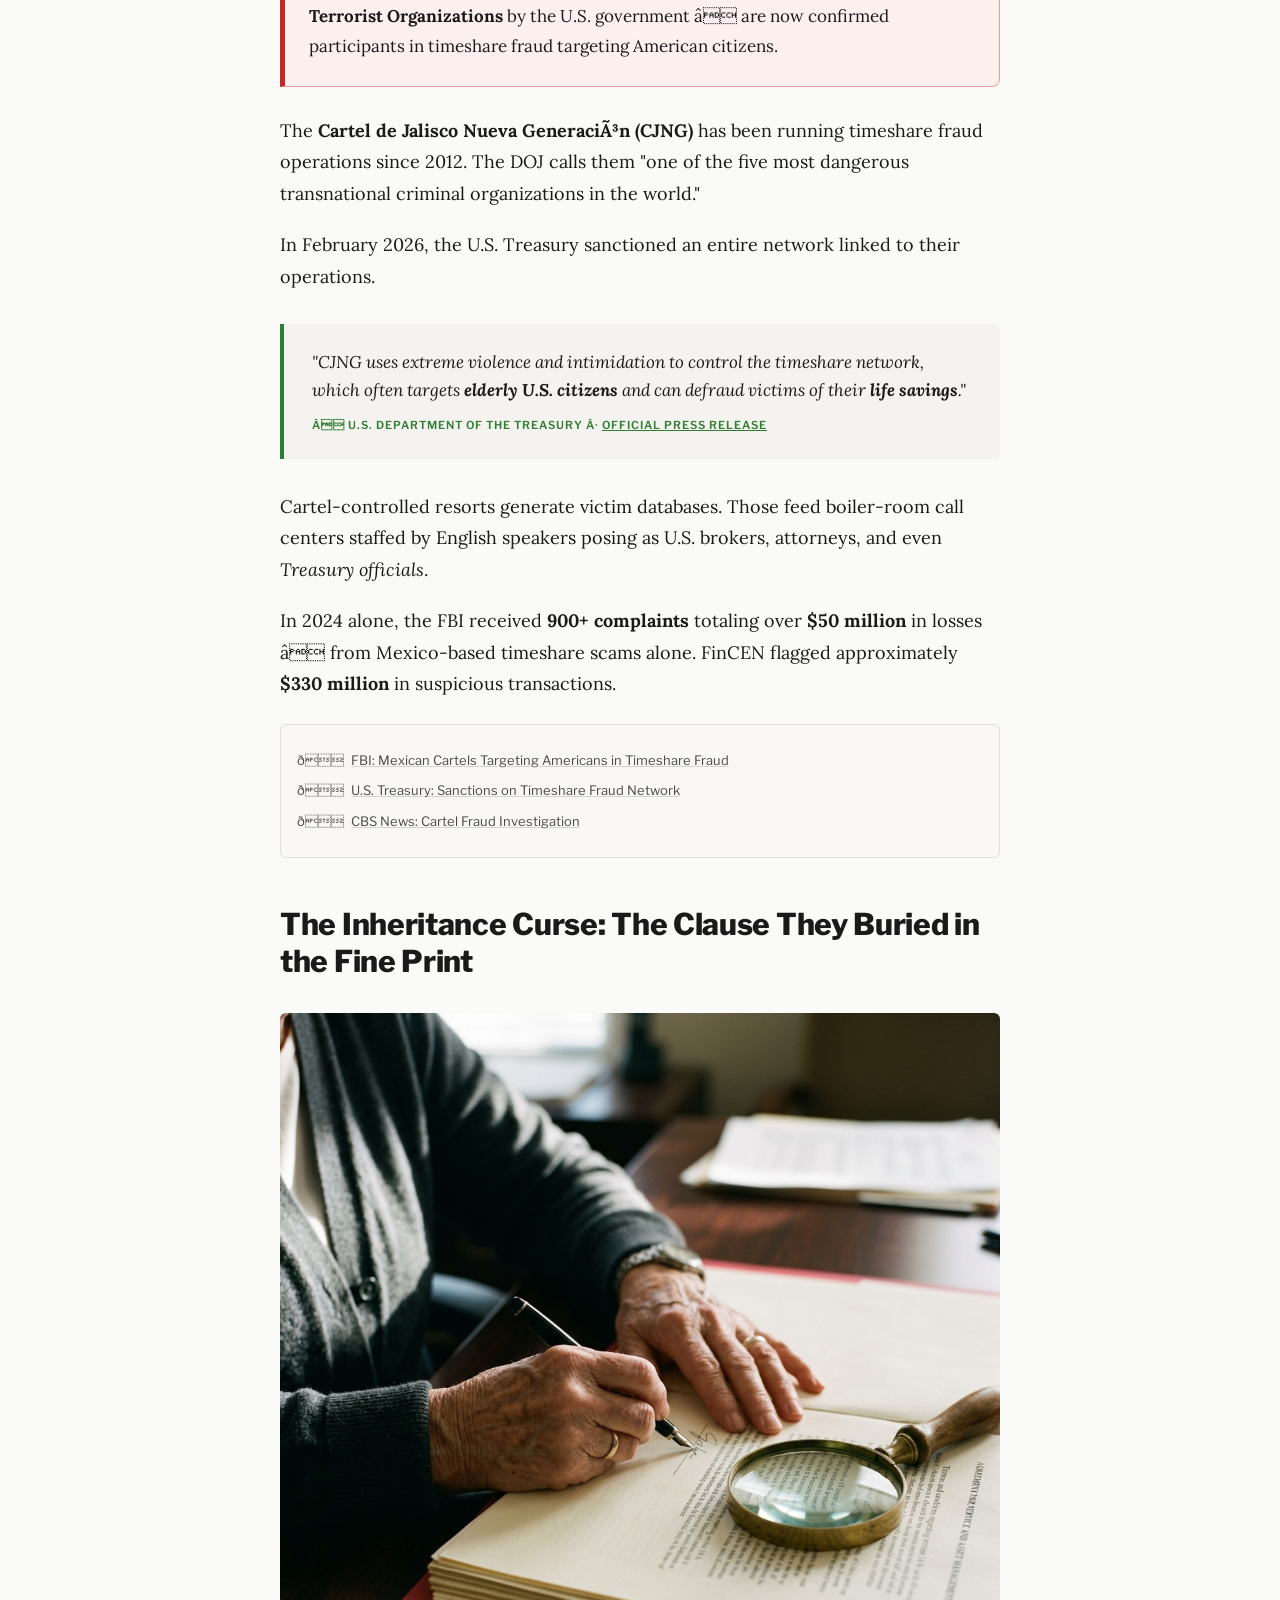
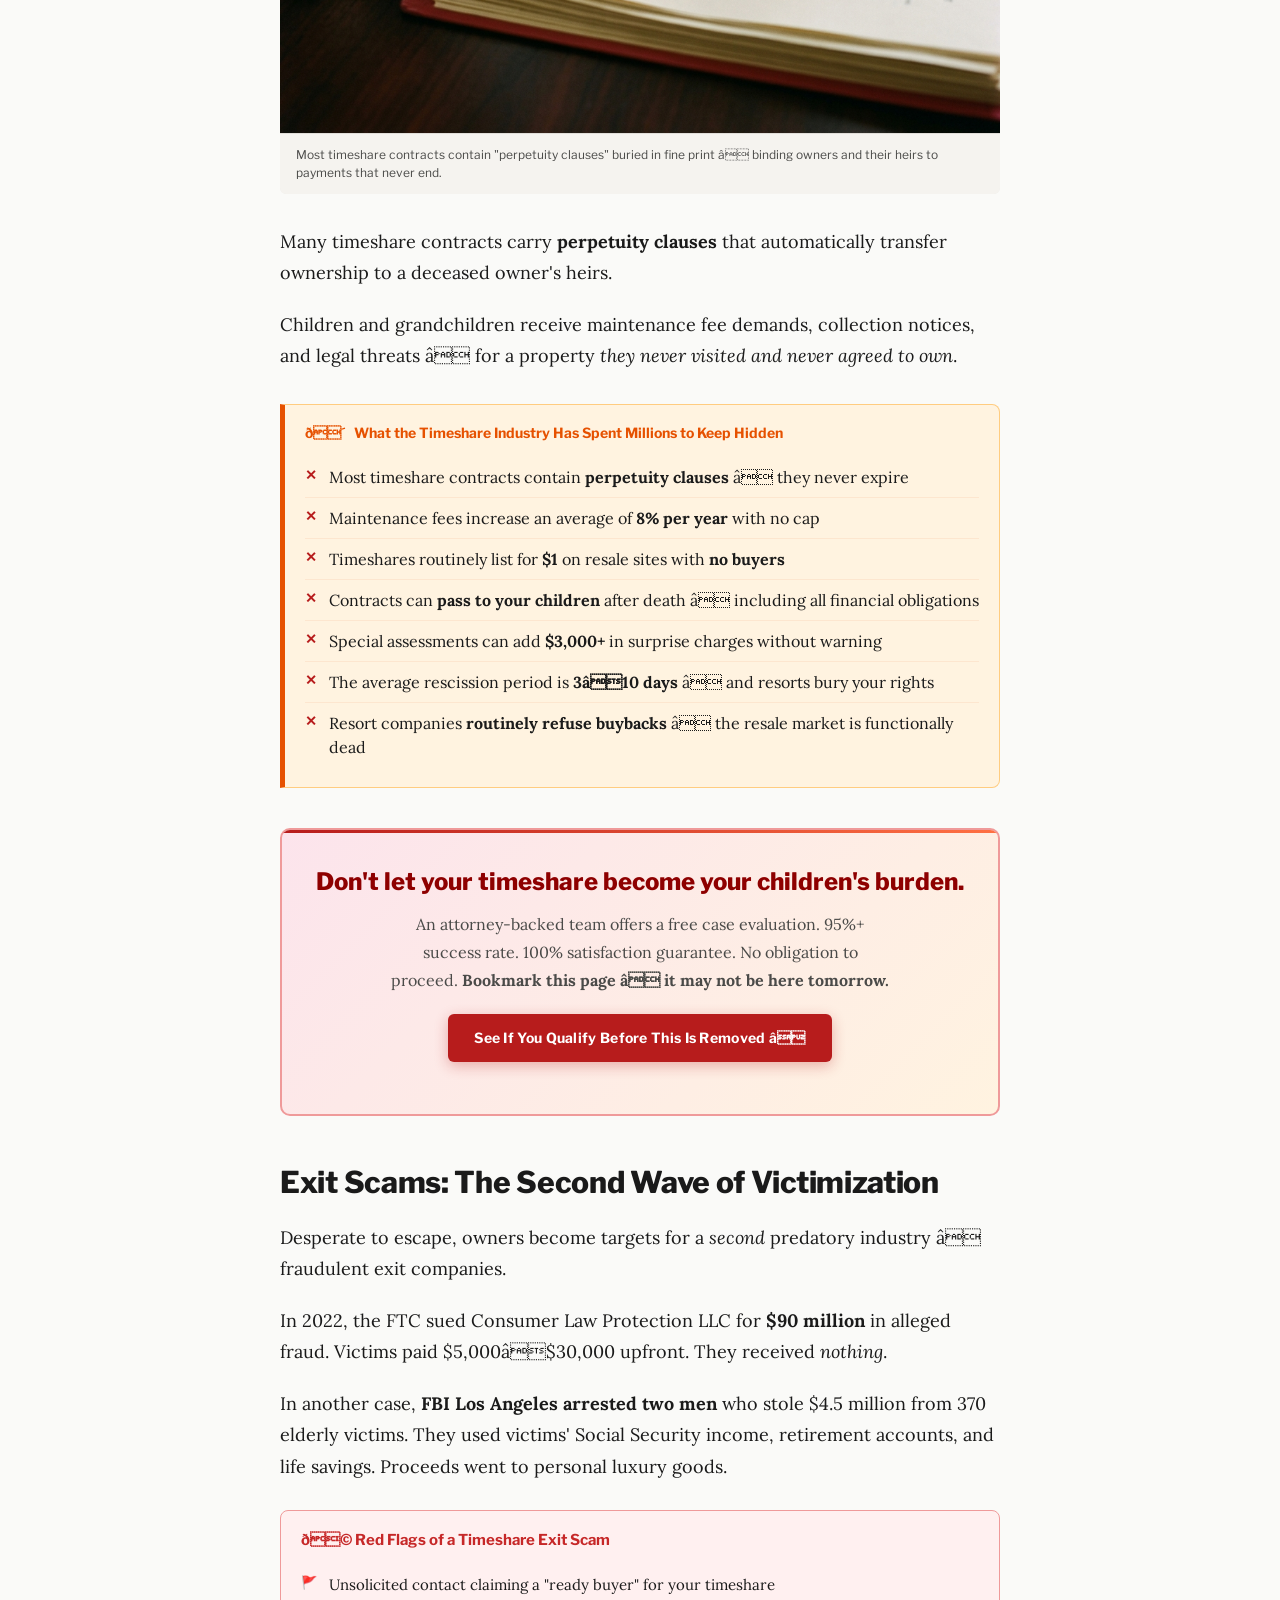
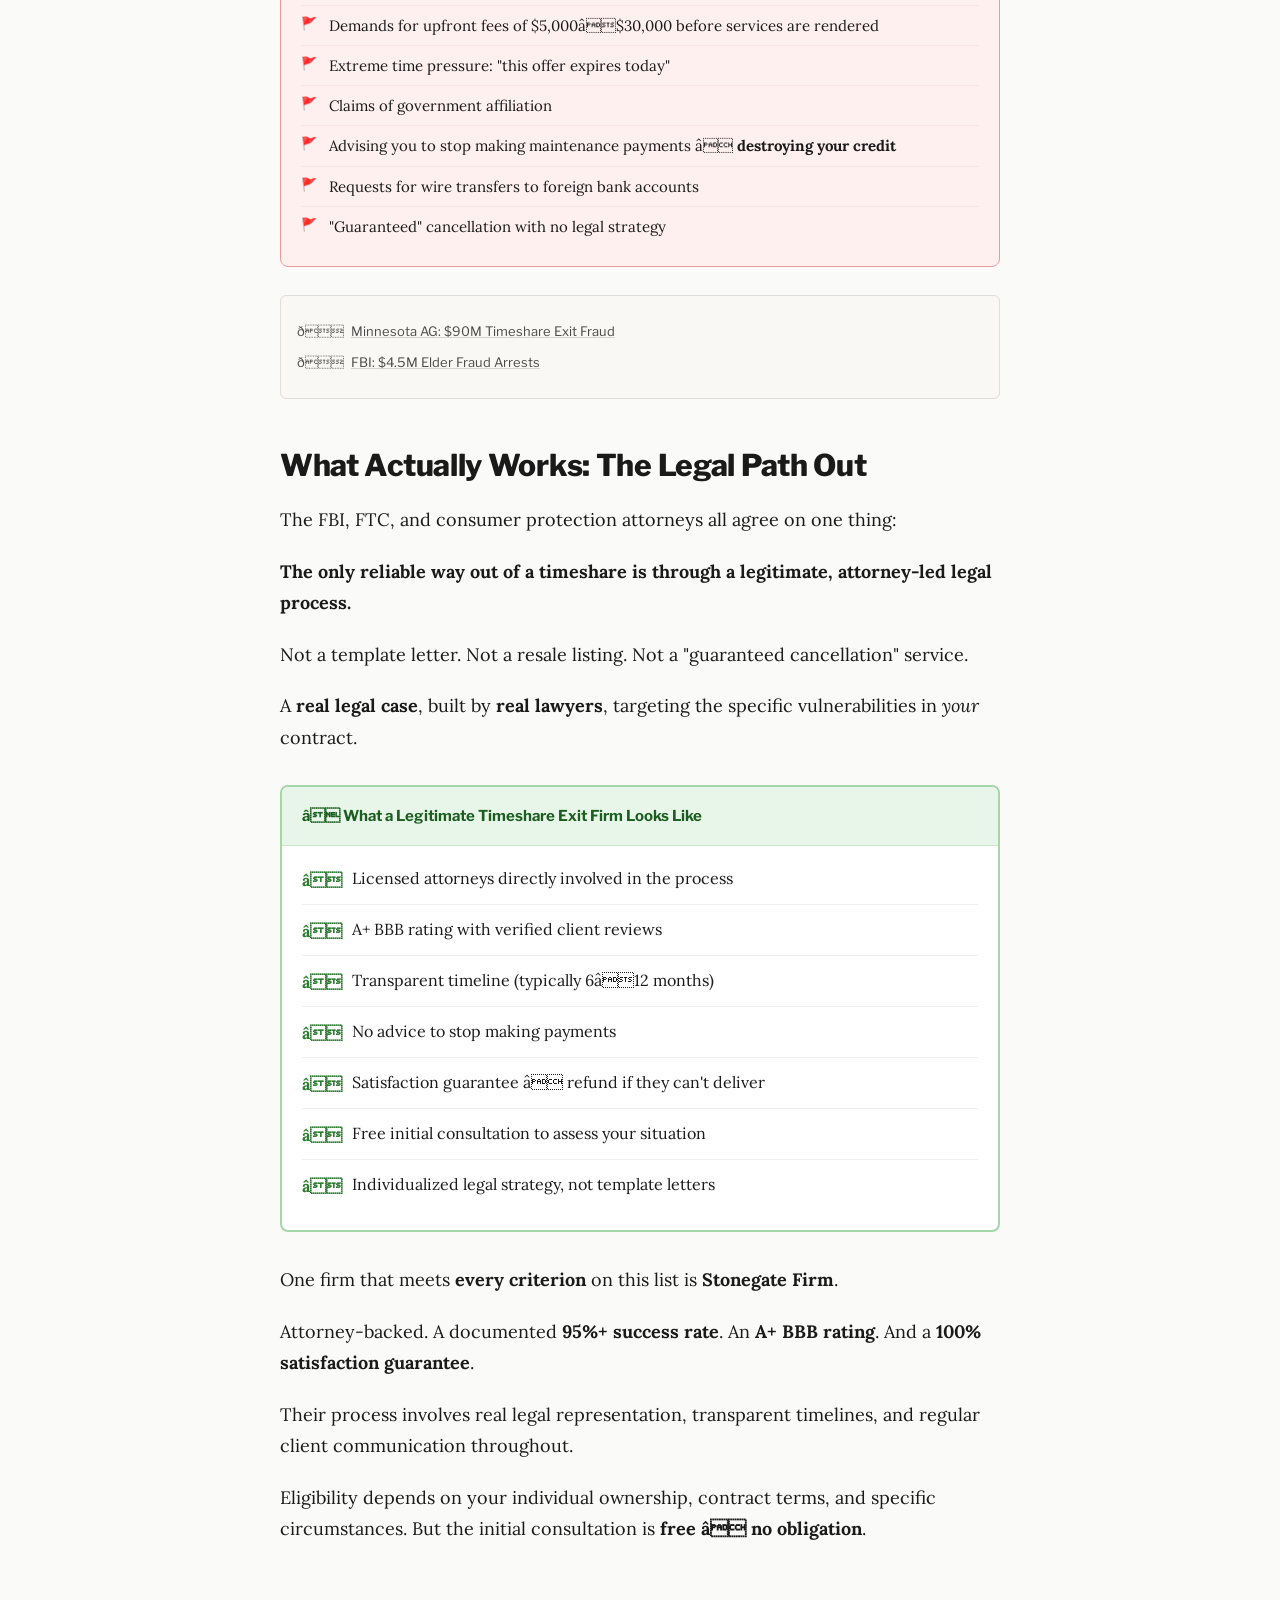
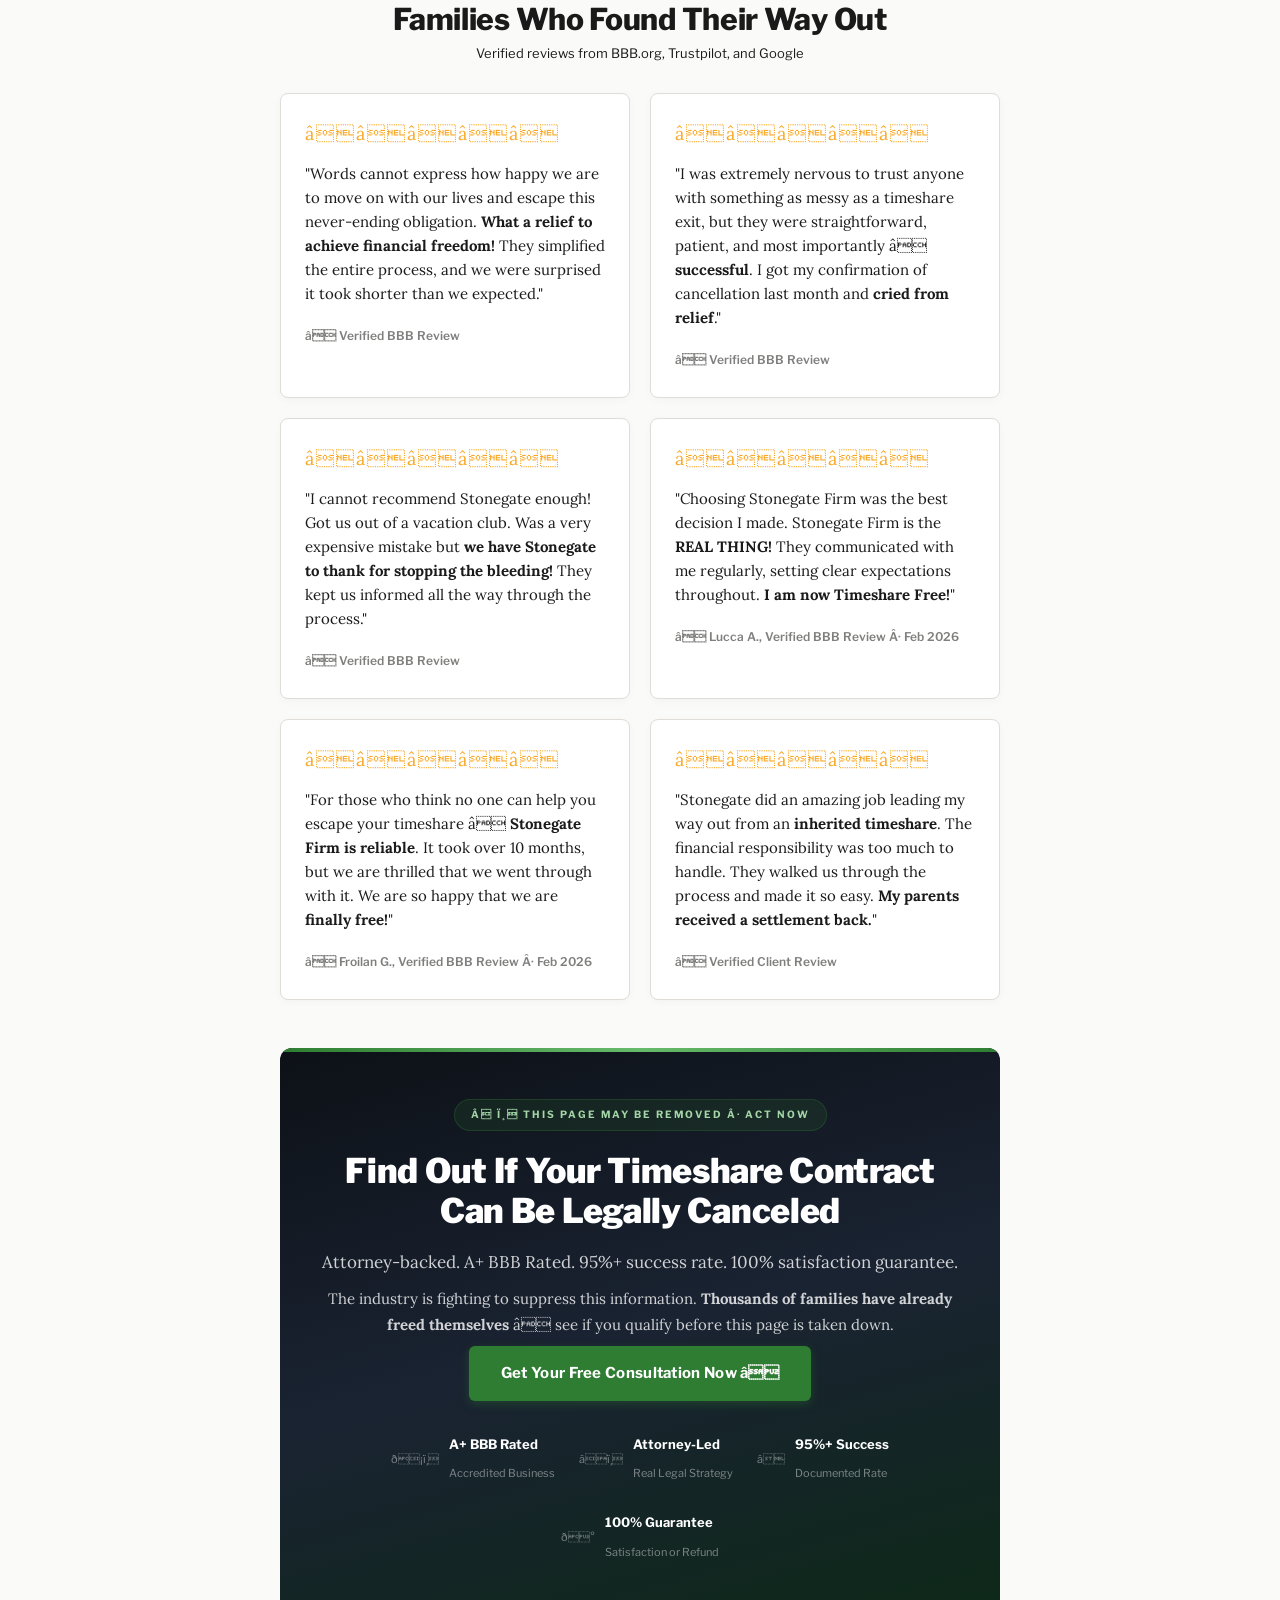
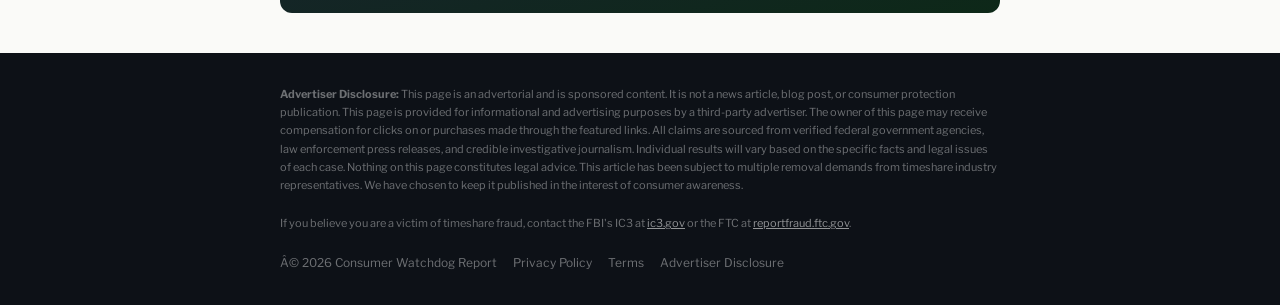
<file: live-v3-timeshare.html>
<!Doctype html>
  <!-- This landing page is built on LanderLab. https://landerlab.io -->
  <html lang="en">
  <head>
    <link rel="stylesheet" href="https://resources.landerlab.io/css/styles.css" landerlab-styles=""><link rel="stylesheet" href="https://landerlab-quiz.pages.dev/style.css" landerlab-styles=""><meta charset="UTF-8"><meta name="viewport" content="width=device-width, initial-scale=1.0"><title>9.6M Americans Trapped â The Suppressed Timeshare Report</title><meta name="description" content="FBI, FTC, and DOJ confirm $300M+ in losses. A new legal protocol is helping thousands of Americans legally exit timeshare contracts. Free eligibility check available."><meta name="robots" content="noindex, nofollow"><meta property="og:title" content="The Timeshare Report the Industry Wants Removed"><meta property="og:description" content="Federal agencies confirm: 9.6 million Americans are trapped in timeshare contracts designed to be inescapable. Read the suppressed report."><meta property="og:type" content="article"><meta property="og:image" content="hero-image.png"><link rel="preconnect" href="https://fonts.googleapis.com"><link rel="preconnect" href="https://fonts.gstatic.com" crossorigin="">
<link href="https://fonts.googleapis.com/css2?family=Libre+Franklin:wght@400;600;700;800;900&amp;family=Lora:ital,wght@0,400;0,500;0,600;0,700;1,400;1,500&amp;display=swap" rel="preload" as="style" onload="this.onload=null;this.rel='stylesheet'">
<noscript><link href="https://fonts.googleapis.com/css2?family=Libre+Franklin:wght@400;600;700;800;900&amp;family=Lora:ital,wght@0,400;0,500;0,600;0,700;1,400;1,500&amp;display=swap" rel="stylesheet"></noscript>
<link rel="stylesheet" href="v3-style.css">
  
  <script>
  function setCookie(name, value, expiry = 2592000000, path = '/') {
    var date = new Date();
    var expires = '';

    if (name !== 'llRequestData') {
      date.setTime(date.getTime() + expiry);
      expires = "; expires=" + date.toUTCString();
    }

    document.cookie = name + "=" + value + expires + "; path=" + path;
  }

  function getCookie(name) {
    const cookieValue = document.cookie.match('(^|;)\\s*' + name + '\\s*=\\s*([^;]+)')?.pop() || '';
    try {
      return JSON.parse(cookieValue);
    } catch (error) {
      return cookieValue;
    }
  }


  setCookie('llRequestData', JSON.stringify({"countrycode":"GB","country":"United Kingdom","city":"London","region":"England","postalcode":"E1W","regioncode":"ENG","ip":"2a06:61c0:8c86:0:9921:57f8:bd9a:a684","currentdate":"April 8, 2026","date":"08/04/2026","day":"8","month":"4","year":"2026","dayname":"Wednesday","monthname":"April","browser":"your browser","operatingSystem":"Windows","device":"Desktop"}));
  const variantId = 'a709b1524eb98f92d1dea833892045aa'
  const randomVariant = 'true'

  if(variantId !=='undefined' && randomVariant !== 'undefined'){
    if (!getCookie('landerlab-abtest-variantId') || true) {
      console.log('Setting AB Test cookie');
      setCookie('landerlab-abtest-variantId', 'a709b1524eb98f92d1dea833892045aa');
    }
  }
  </script>
</head>
    <body class="">
      
  <script landerlab-script landerlab-global-variables>window.LL_VARIANT_ID=78142;window.LL_LANDER_ID=73335;window.LL_USER_ID=6448;window.LL_GOOGLE_PLACES_API_KEY='';window.LL_RECAPTCHA_V2_SITE_KEY='';window.LL_RECAPTCHA_V2_SIZE='';window.LL_CF_TURNSTILE_SITE_KEY='';window.LL_CLICKFLARE_URL_PARAM='';</script>
    <script>
        setCookie('LL_VARIANT_ID', window.LL_VARIANT_ID)
        setCookie('LL_LANDER_ID', window.LL_LANDER_ID)
    </script>

      
  <script landerlab-script landerlab-pixel src="https://track.landerlab.io/cf/p/68ca8eca1cd2af0012f6a282?lander_id=0a33c05c8200d67b633e1d8b9e24371f&uid=92cf3f7ef90630755b955924254e6ec4&variant_id=a709b1524eb98f92d1dea833892045aa" defer></script>

      
  <script landerlab-script landerlab-conversion-script> 
    function replaceNoScript(){let e=document.querySelector("noscript[landerlab-pixel]");if(e){let t=e.textContent,n=t.match(/src="(.*)"/);if(n&&n.length>=2){let a=document.createElement("script");a.src=n[1];let c=e.parentNode;e.remove(),c.appendChild(a)}}}function sendBeacon(e){if("sendBeacon"in navigator)navigator.sendBeacon(e);else{let t=new XMLHttpRequest;t.open("POST",e,!1),t.send()}}function reportConversion(e,t,n=window.LL_VARIANT_ID){const a=new URLSearchParams;a.append("txid",n||""),e&&a.append("ct",e),t&&t.forEach((e,t)=>a.append(`param${t+1}`,e)),window.cf_pixel_params?.click_id&& a.append("click_id", window.cf_pixel_params.click_id),sendBeacon(`https://track.landerlab.io/cf/cv?${a.toString()}`)}function updateLinks(){replaceNoScript();document.querySelectorAll("[ll-conversion-track]").forEach(e=>{e.addEventListener("click",function(){reportConversion("ll_conversion"),reportConversion("lp_click")})});document.querySelectorAll("a:not([ll-conversion-track]), [data-ll-event='redirect']:not([ll-conversion-track]), button:not([ll-conversion-track])").forEach(e=>{e.addEventListener("click",function(){reportConversion("lp_click")})});}document.addEventListener("DOMContentLoaded",updateLinks);
   </script>

      
      
      
      
      
      
      
      
      
      
      <style>
      :root{--ll-color-primary:#2659dc;--ll-color-secondary:#00AC81;--ll-color-background:#ffffff;--ll-color-text-primary:#181822;--ll-color-text-secondary:#8b8b9e;--ll-font-heading:Arial;--ll-font-body:Arial;}#ia8qxv{color:#FFFFFFFF;font-weight:800;}
      </style>
      <!-- ADVERTORIAL DISCLOSURE --><div id="advertorialLabel" class="advertorial-label"><span id="iz7r" data-gjs-type="text">Advertorial</span></div><!-- TAKEDOWN URGENCY BANNER --><div id="takedownBanner" class="takedown-banner"><div id="ihcxf" class="takedown-inner"><span id="iuxvz" data-gjs-type="text"><strong id="i8hgc" data-gjs-type="text">NOTICE:</strong> The timeshare industry has demanded this report be removed. We are publishing it anyway. <strong id="inrej" data-gjs-type="text">Read it before it's gone.</strong></span></div></div><!-- TOP CREDIBILITY BAR --><div id="id6ht" class="top-bar"><div id="iipdg" class="top-bar-inner"><span id="idsnc" data-gjs-type="text" class="pub-name">CONSUMER WATCHDOG REPORT</span><span id="ik6sf" data-gjs-type="text" class="pub-sep">Â·</span><span id="ivgtt" data-gjs-type="text" class="pub-date">APRIL 2026</span><span id="ivjxb" data-gjs-type="text" class="pub-sep desktop-only">Â·</span><span id="ivfnv" data-gjs-type="text" class="pub-sources desktop-only">SOURCES: FBI Â· FTC Â· US TREASURY Â· DOJ</span></div></div><!-- HERO SECTION --><header id="ii7q1" class="hero"><div id="inr1h" class="hero-overlay"></div><div id="i9u0r" class="hero-content"><div id="idrm1" class="alert-badge"><span id="iswiy" data-gjs-type="text" class="alert-dot"></span><span id="ieqt9" data-gjs-type="text">
                FEDERAL CONSUMER ALERT
            </span></div><h1 id="ijbej" data-gjs-type="heading">The Report the Timeshare Industry Is Desperately Trying to Suppress â Why <span id="iez7d" data-gjs-type="text" class="highlight">9.6 Million Americans</span> Can't Escape</h1><p id="i8p0d" data-gjs-type="text" class="hero-sub">Federal agencies have now confirmed what consumer attorneys have warned about for years: timeshare contracts are deliberately designed to be inescapable. But a legal protocol is finally giving families a way out. <strong id="ibpea" data-gjs-type="text">This page has been flagged for removal â read it while you can.</strong></p><div id="i3guc" class="hero-cta-wrap"><a id="heroCtaBtn" href="#" class="btn-cta btn-cta-hero cta-link">Check If You Qualify â Free â</a><div id="i9y3r" class="hero-meta"><span id="icbjy" data-gjs-type="text" class="read-time">ð 8 min read</span><span id="i9tyn" data-gjs-type="text" class="hero-meta-sep">Â·</span><span id="isgei" data-gjs-type="text" class="readers-now">ð´ <span id="ia69k" data-gjs-type="text" class="urgency-count">412</span> people reading this now</span></div></div></div></header><!-- STAT BAR --><div id="iduce" class="stat-bar"><div id="iwj1y" class="stat-bar-inner"><div id="i7yab" class="stat-item"><span id="ip3jg" data-gjs-type="text" class="stat-num">$300M+</span><span id="i8do6" data-gjs-type="text" class="stat-label">CONFIRMED FRAUD LOSSES</span></div><div id="iu35o" class="stat-divider"></div><div id="i77dk" class="stat-item"><span id="i9w8p" data-gjs-type="text" class="stat-num">9.6M</span><span id="imm64" data-gjs-type="text" class="stat-label">TRAPPED OWNERS IN THE US</span></div><div id="ilgzg" class="stat-divider"></div><div id="ig6ys" class="stat-item"><span id="ig7nu" data-gjs-type="text" class="stat-num">$29K</span><span id="i4ppj" data-gjs-type="text" class="stat-label">AVG. LIFETIME COST PER OWNER</span></div><div id="ih4vf" class="stat-divider"></div><div id="il178" class="stat-item"><span id="irygd" data-gjs-type="text" class="stat-num">95%+</span><span id="iz0s4" data-gjs-type="text" class="stat-label">LEGAL EXIT SUCCESS RATE</span></div></div></div><!-- STICKY CTA BAR --><div id="stickyCta" class="sticky-cta"><div id="ik6m3" class="sticky-cta-inner"><div id="ivplh" class="sticky-cta-text"><strong id="in6lo" data-gjs-type="text">Trapped in a timeshare?</strong><span id="imj31" data-gjs-type="text" class="sticky-sub">Free attorney-backed eligibility check â no obligation.</span></div><a id="stickyCtaBtn" href="#" class="btn-cta sticky-btn cta-link">Check Eligibility</a></div></div><!-- ARTICLE BODY --><main id="iymsb" class="article"><div id="imumg" class="article-inner"><div id="ixzm3" class="suppression-notice"><span id="ivieh" data-gjs-type="text" class="suppression-icon">ð</span><p id="ijqtb6" data-gjs-type="text"><strong id="iuttiw" data-gjs-type="text">Editor's Note:</strong> Since publishing this investigation, our team has received <strong id="ipfdme" data-gjs-type="text">multiple cease-and-desist letters</strong> from timeshare industry attorneys demanding we remove this article. We have declined. Every claim below is sourced directly from the FBI, U.S. Department of Justice, U.S. Treasury, or the Federal Trade Commission. We encourage readers to verify every source link themselves.</p></div><p id="i69zmj" data-gjs-type="text" class="lead"><strong id="ikv049" data-gjs-type="text">This is not a scare piece â and that's exactly why the industry wants it gone.</strong> Every claim in this report is sourced directly from federal law enforcement agencies and verified government press releases. No opinions. No exaggerations. Just facts they'd prefer you never see.</p><p id="ivg35w" data-gjs-type="text">What we uncovered is genuinely alarming â and if you own a timeshare, or your parents do, you need to read this before your next maintenance fee bill arrives. <em id="ifmw28" data-gjs-type="text">Before this page disappears.</em></p><p id="iwae24" data-gjs-type="text">Behind the glossy resort brochures lies a system built on <strong id="icwgrd" data-gjs-type="text">coercive sales tactics</strong>, <strong id="iniigc" data-gjs-type="text">inescapable contracts</strong>, and â most alarmingly â <strong id="isuu4f" data-gjs-type="text">direct involvement by criminal organizations</strong> officially designated as Foreign Terrorist Organizations by the U.S. government. <strong id="imtmby" data-gjs-type="text">The industry has spent millions in legal fees trying to keep this information from reaching you.</strong></p><!-- HERO IMAGE --><figure id="i32p9m" class="article-figure"><img id="iifttv" src="v3-hero-image.png" alt="American couple overwhelmed by timeshare bills and maintenance fee documents" loading="lazy"><figcaption id="i3nyxi" data-gjs-type="text">Thousands of American families are discovering that their timeshare is not the "investment" they were promised â it's a financial trap designed to drain their savings indefinitely.</figcaption></figure><!-- SECTION: PURCHASE TRAP --><h2 id="idwqxf" data-gjs-type="heading">The Purchase Trap: How Millions Got Locked In</h2><p id="ifuq3j" data-gjs-type="text">What's advertised as a "90-minute vacation presentation" routinely stretches to <strong id="ihzixk" data-gjs-type="text">10 hours or more</strong>.</p><p id="iokqdv" data-gjs-type="text">Buyers are denied food, water, and rest. Salespeople rotate in fresh shifts while the prospect grows exhausted. Contracts are signed under duress â not informed consent.</p><blockquote id="ikmof2" class="pullquote"><p id="ifolmu" data-gjs-type="text">"In many cases, people have been kept in a room for over 10 hours, not given water, not eaten, they are exhausted and sign contracts just to get out. At least once a month someone comes to us who owes over <strong id="irenq7" data-gjs-type="text">$150,000</strong> in timeshare debt."</p><cite id="i9heox" data-gjs-type="text">â CONSUMER PROTECTION ATTORNEY Â· <a id="in9teg" href="https://consumer.ftc.gov/consumer-alerts/2024/03/if-you-have-timeshare-scammers-might-target-you" target="_blank" rel="noopener">FTC SOURCE</a></cite></blockquote><p id="i8cp3k" data-gjs-type="text">The FTC has confirmed sellers routinely provide incomplete information about contract terms. And the brief rescission period (3â10 days) is <em id="i0t4ah" data-gjs-type="text">deliberately obscured</em> during closing â making it nearly impossible to consult a lawyer before the window shuts.</p><div id="izfrmc" class="source-link"><span id="i4ijei" data-gjs-type="text" class="source-icon">ð</span> <a id="isuvob" href="https://consumer.ftc.gov/consumer-alerts/2024/03/if-you-have-timeshare-scammers-might-target-you" target="_blank" rel="noopener">FTC Consumer Alert: Timeshare Scam Warnings</a></div><!-- INLINE CTA 1 --><div id="cta-1" class="inline-cta"><div id="i4d36i" class="inline-cta-badge"><span id="i2wi9p" data-gjs-type="text">â ï¸ ACT BEFORE THIS PAGE IS REMOVED</span></div><h3 id="i22zqh" data-gjs-type="heading">Were you pressured, misled, or trapped into buying a timeshare?</h3><p id="i19wp1" data-gjs-type="text">A leading attorney-backed firm has helped thousands of families permanently cancel timeshare contracts. Free consultation â no obligation to proceed. <strong id="i6x9b9" data-gjs-type="text">This resource may not be available for long.</strong></p><a id="iw9j8w" href="#" class="btn-cta">Check Your Eligibility Now â</a><div id="ifzkh8" class="inline-cta-trust"><span id="ilf9p7" data-gjs-type="text">â A+ BBB Rated</span><span id="ihy42b" data-gjs-type="text">â 95%+ Success Rate</span><span id="iasjmi" data-gjs-type="text">â Attorney-Backed</span></div></div><!-- SECTION: FEE ESCALATOR --><h2 id="iuuaud" data-gjs-type="heading">The Fee Escalator That Never Stops</h2><p id="i0pfj1" data-gjs-type="text">A family purchases a timeshare for $20,000. The annual maintenance fee starts at $800.</p><p id="ixswrh" data-gjs-type="text">Within five years, it climbs to <strong id="iczar6" data-gjs-type="text">$1,500</strong>.</p><p id="ih0dfb" data-gjs-type="text">They try to sell. The best offer? <strong id="iqfgv9" data-gjs-type="text">$2,000</strong> for the entire property.</p><p id="i2c56x" data-gjs-type="text">That's a <strong id="iu5tjz" data-gjs-type="text">90% loss</strong> on the purchase price â plus years of fees already paid.</p><p id="ihmxkp" data-gjs-type="text">And the fees <em id="izdap1" data-gjs-type="text">never stop rising</em>â¦</p><!-- DATA TABLE --><div id="in147e" class="data-card"><div id="ia1k0l" class="data-card-header"><span id="ijojhy" data-gjs-type="text" class="data-icon">ð</span><strong id="i3hhfl" data-gjs-type="text">The Real Cost of Keeping Your Timeshare</strong></div><table id="id7h5i" data-gjs-type="table" class="cost-table"><tbody id="iozn5s" data-gjs-type="tbody"><tr id="iwl47e"><td id="izd3tn" data-gjs-type="cell"><span id="iyl842" data-gjs-type="text">Average maintenance fees (per year)</span></td><td id="irndzg" data-gjs-type="cell" class="val"><strong id="il7zie" data-gjs-type="text">$1,200</strong></td></tr><tr id="i61hg5"><td id="iclygk" data-gjs-type="cell"><span id="ikohoc" data-gjs-type="text">Average annual increase</span></td><td id="iidp11" data-gjs-type="cell" class="val"><strong id="if06l1" data-gjs-type="text">~8% / year</strong></td></tr><tr id="ih10pc"><td id="iwiaez" data-gjs-type="cell"><span id="ixrrlz" data-gjs-type="text">Special assessments (surprise bills)</span></td><td id="i6v0b3" data-gjs-type="cell" class="val"><strong id="igmqdn" data-gjs-type="text">$800â$3,000+</strong></td></tr><tr id="iy26ya"><td id="ix980a" data-gjs-type="cell"><span id="isenhh" data-gjs-type="text">Average resale value</span></td><td id="idxywd" data-gjs-type="cell" class="val"><strong id="i9u09b" data-gjs-type="text">$1 or less</strong></td></tr><tr id="iiep06" class="total-row"><td id="is0xv2" data-gjs-type="cell"><span id="ivbr7n" data-gjs-type="text">Cost if you keep it 10 more years</span></td><td id="ifrrwl" data-gjs-type="cell" class="val danger"><strong id="i2yfav" data-gjs-type="text">$17,000+</strong></td></tr></tbody></table></div><p id="iaxv6h" data-gjs-type="text">Add in special assessments â surprise bills for resort repairs that can reach <strong id="ioke0i" data-gjs-type="text">$3,000+</strong> without warning â and the true cost becomes impossible to justify.</p><blockquote id="in5pfe" class="pullquote dark"><p id="ia8qxv" data-gjs-type="text">"Timeshares are never a financial investment. They are a <strong id="ibb1u5" data-gjs-type="text">bottomless pit</strong> into which you pour money forever, and most have no resale value."</p><cite id="igm7tk" data-gjs-type="text">â CONSUMER FINANCE ANALYST</cite></blockquote><!-- SECTION: CARTEL CONNECTION --><h2 id="iyb9vq" data-gjs-type="heading" class="section-danger"><span id="iiwqp7" data-gjs-type="text" class="danger-icon">â ï¸</span>
                The Cartel Connection: The FBI Warning the Industry Doesn't Want You to Read
            </h2><p id="i45ei3" data-gjs-type="text" class="suppression-inline"><em id="icim6a" data-gjs-type="text">â¡ This section has been the primary target of the industry's takedown requests. Our legal team has advised us to keep it published. Every fact is sourced from federal agencies.</em></p><div id="isizq7" class="warning-box"><div id="iacevj" class="warning-header"><span id="ikduvx" data-gjs-type="text">ð´</span><span id="is206s" data-gjs-type="text"> FBI INTELLIGENCE BRIEF
                </span></div><p id="i95s8n" data-gjs-type="text">Mexican drug cartels â including organizations <strong id="iteglj" data-gjs-type="text">officially designated as Foreign Terrorist Organizations</strong> by the U.S. government â are now confirmed participants in timeshare fraud targeting American citizens.</p></div><p id="iqn3wu" data-gjs-type="text">The <strong id="iynu8f" data-gjs-type="text">Cartel de Jalisco Nueva GeneraciÃ³n (CJNG)</strong> has been running timeshare fraud operations since 2012. The DOJ calls them "one of the five most dangerous transnational criminal organizations in the world."</p><p id="ig2nfk" data-gjs-type="text">In February 2026, the U.S. Treasury sanctioned an entire network linked to their operations.</p><blockquote id="i0pcmh" class="pullquote"><p id="iib1s3" data-gjs-type="text">"CJNG uses extreme violence and intimidation to control the timeshare network, which often targets <strong id="ivnogj" data-gjs-type="text">elderly U.S. citizens</strong> and can defraud victims of their <strong id="iaa74b" data-gjs-type="text">life savings</strong>."</p><cite id="iyn7rw" data-gjs-type="text">â U.S. DEPARTMENT OF THE TREASURY Â· <a id="irtuof" href="https://home.treasury.gov/news/press-releases/sb0400" target="_blank" rel="noopener">OFFICIAL PRESS RELEASE</a></cite></blockquote><p id="ihxjoa" data-gjs-type="text">Cartel-controlled resorts generate victim databases. Those feed boiler-room call centers staffed by English speakers posing as U.S. brokers, attorneys, and even <em id="i3xzx1" data-gjs-type="text">Treasury officials</em>.</p><p id="i9l9ze" data-gjs-type="text">In 2024 alone, the FBI received <strong id="ittano" data-gjs-type="text">900+ complaints</strong> totaling over <strong id="iz6au3" data-gjs-type="text">$50 million</strong> in losses â from Mexico-based timeshare scams alone. FinCEN flagged approximately <strong id="izbtag" data-gjs-type="text">$330 million</strong> in suspicious transactions.</p><div id="i8te2v" class="source-links-group"><div id="i61ugb" class="source-link"><span id="i6ptvj" data-gjs-type="text" class="source-icon">ð</span> <a id="ing4cm" href="https://www.fbi.gov/news/stories/mexican-cartels-targeting-americans-in-timeshare-fraud-scams-fbi-warns" target="_blank" rel="noopener">FBI: Mexican Cartels Targeting Americans in Timeshare Fraud</a></div><div id="ifbmi4" class="source-link"><span id="i80kgw" data-gjs-type="text" class="source-icon">ð</span> <a id="iugto4" href="https://home.treasury.gov/news/press-releases/sb0400" target="_blank" rel="noopener">U.S. Treasury: Sanctions on Timeshare Fraud Network</a></div><div id="i50x6i" class="source-link"><span id="irvv5d" data-gjs-type="text" class="source-icon">ð</span> <a id="iz0dmt" href="https://www.cbsnews.com/news/kovay-gardens-puerto-vallarta-mexico-cartel-fraud-scam-treasury/" target="_blank" rel="noopener">CBS News: Cartel Fraud Investigation</a></div></div><!-- SECTION: INHERITANCE --><h2 id="i02d7r" data-gjs-type="heading">The Inheritance Curse: The Clause They Buried in the Fine Print</h2><figure id="irzael" class="article-figure"><img id="inj81k" src="v3-contract-image.png" alt="Elderly person signing timeshare contract with magnifying glass on fine print" loading="lazy"><figcaption id="i6pgxf" data-gjs-type="text">Most timeshare contracts contain "perpetuity clauses" buried in fine print â binding owners and their heirs to payments that never end.</figcaption></figure><p id="imw74m" data-gjs-type="text">Many timeshare contracts carry <strong id="ipyn4j" data-gjs-type="text">perpetuity clauses</strong> that automatically transfer ownership to a deceased owner's heirs.</p><p id="ixv5aw" data-gjs-type="text">Children and grandchildren receive maintenance fee demands, collection notices, and legal threats â for a property <em id="iilnv3" data-gjs-type="text">they never visited and never agreed to own</em>.</p><div id="iur2h8" class="fact-list"><div id="ii3lcf" class="fact-list-header"><span id="ikup69" data-gjs-type="text" class="warning-icon">ð´</span><span id="ihj0v2" data-gjs-type="text"> What the Timeshare Industry Has Spent Millions to Keep Hidden
                </span></div><ul id="iitmqf"><li id="iiju5k" data-gjs-type="list-item">Most timeshare contracts contain <strong id="iupwsb" data-gjs-type="text">perpetuity clauses</strong> â they never expire</li><li id="iz31ql" data-gjs-type="list-item">Maintenance fees increase an average of <strong id="izv6wl" data-gjs-type="text">8% per year</strong> with no cap</li><li id="ivjxwa" data-gjs-type="list-item">Timeshares routinely list for <strong id="i14q3r" data-gjs-type="text">$1</strong> on resale sites with <strong id="ieqoeq" data-gjs-type="text">no buyers</strong></li><li id="idcovu" data-gjs-type="list-item">Contracts can <strong id="ip8106" data-gjs-type="text">pass to your children</strong> after death â including all financial obligations</li><li id="imshke" data-gjs-type="list-item">Special assessments can add <strong id="irlf5w" data-gjs-type="text">$3,000+</strong> in surprise charges without warning</li><li id="is8w7i" data-gjs-type="list-item">The average rescission period is <strong id="in9ezj" data-gjs-type="text">3â10 days</strong> â and resorts bury your rights</li><li id="i01etr" data-gjs-type="list-item">Resort companies <strong id="il4pcb" data-gjs-type="text">routinely refuse buybacks</strong> â the resale market is functionally dead</li></ul></div><!-- INLINE CTA 2 --><div id="cta-2" class="inline-cta variant-b"><h3 id="i9ez3u" data-gjs-type="heading">Don't let your timeshare become your children's burden.</h3><p id="ip3ou5" data-gjs-type="text">An attorney-backed team offers a free case evaluation. 95%+ success rate. 100% satisfaction guarantee. No obligation to proceed. <strong id="ib34h7" data-gjs-type="text">Bookmark this page â it may not be here tomorrow.</strong></p><a id="ij5dmj" href="#" class="btn-cta">See If You Qualify Before This Is Removed â</a></div><!-- SECTION: EXIT SCAMS --><h2 id="ijhibc" data-gjs-type="heading">Exit Scams: The Second Wave of Victimization</h2><p id="ikzx0r" data-gjs-type="text">Desperate to escape, owners become targets for a <em id="itgzna" data-gjs-type="text">second</em> predatory industry â fraudulent exit companies.</p><p id="ipcq2s" data-gjs-type="text">In 2022, the FTC sued Consumer Law Protection LLC for <strong id="i38fk7" data-gjs-type="text">$90 million</strong> in alleged fraud. Victims paid $5,000â$30,000 upfront. They received <em id="il9ia3" data-gjs-type="text">nothing</em>.</p><p id="i8c8xj" data-gjs-type="text">In another case, <strong id="inmden" data-gjs-type="text">FBI Los Angeles arrested two men</strong> who stole $4.5 million from 370 elderly victims. They used victims' Social Security income, retirement accounts, and life savings. Proceeds went to personal luxury goods.</p><div id="i761wr" class="red-flags"><div id="i2qn6j" class="red-flags-header"><span id="i9lnph" data-gjs-type="text">ð© Red Flags of a Timeshare Exit Scam</span></div><ul id="iy91t2"><li id="i79oas" data-gjs-type="list-item">Unsolicited contact claiming a "ready buyer" for your timeshare</li><li id="i89awd" data-gjs-type="list-item">Demands for upfront fees of $5,000â$30,000 before services are rendered</li><li id="i8070h" data-gjs-type="list-item">Extreme time pressure: "this offer expires today"</li><li id="io4f04" data-gjs-type="list-item">Claims of government affiliation</li><li id="ikn8cg" data-gjs-type="list-item">Advising you to stop making maintenance payments â <strong id="ivm5ha" data-gjs-type="text">destroying your credit</strong></li><li id="iitrfx" data-gjs-type="list-item">Requests for wire transfers to foreign bank accounts</li><li id="iyj55l" data-gjs-type="list-item">"Guaranteed" cancellation with no legal strategy</li></ul></div><div id="i6zlvj" class="source-links-group"><div id="ibjhw7" class="source-link"><span id="ixi84l" data-gjs-type="text" class="source-icon">ð</span> <a id="it1c9p" href="https://www.ag.state.mn.us/Office/Communications/2025/01/23_TimeshareExit.asp" target="_blank" rel="noopener">Minnesota AG: $90M Timeshare Exit Fraud</a></div><div id="inqgyf" class="source-link"><span id="iczgjx" data-gjs-type="text" class="source-icon">ð</span> <a id="iq6a9f" href="https://www.fbi.gov/contact-us/field-offices/losangeles/news/fbi-los-angeles-raises-public-awareness-about-elder-fraud-announces-arrests-made-this-week-of-men-who-allegedly-targeted-elderly-victims-in-timeshare-scheme" target="_blank" rel="noopener">FBI: $4.5M Elder Fraud Arrests</a></div></div><!-- SECTION: WHAT WORKS --><h2 id="iz7igr" data-gjs-type="heading">What Actually Works: The Legal Path Out</h2><p id="ijwo6w" data-gjs-type="text">The FBI, FTC, and consumer protection attorneys all agree on one thing:</p><p id="i7p3jo" data-gjs-type="text"><strong id="ikxtyr" data-gjs-type="text">The only reliable way out of a timeshare is through a legitimate, attorney-led legal process.</strong></p><p id="iydbzi" data-gjs-type="text">Not a template letter. Not a resale listing. Not a "guaranteed cancellation" service.</p><p id="iap4kd" data-gjs-type="text">A <strong id="iexh8l" data-gjs-type="text">real legal case</strong>, built by <strong id="iwhqc9" data-gjs-type="text">real lawyers</strong>, targeting the specific vulnerabilities in <em id="i4409h" data-gjs-type="text">your</em> contract.</p><div id="i2uzlm" class="checklist-card"><div id="i613zn" class="checklist-header"><span id="ibu954" data-gjs-type="text">â What a Legitimate Timeshare Exit Firm Looks Like</span></div><ul id="imdull"><li id="i7xcsj" data-gjs-type="list-item"><span id="idpkef" data-gjs-type="text" class="check">â</span> Licensed attorneys directly involved in the process</li><li id="ixnefl" data-gjs-type="list-item"><span id="isd6hl" data-gjs-type="text" class="check">â</span> A+ BBB rating with verified client reviews</li><li id="iz5laf" data-gjs-type="list-item"><span id="ijjid6" data-gjs-type="text" class="check">â</span> Transparent timeline (typically 6â12 months)</li><li id="i2k4fl" data-gjs-type="list-item"><span id="impt2h" data-gjs-type="text" class="check">â</span> No advice to stop making payments</li><li id="ihh9cj" data-gjs-type="list-item"><span id="impar3" data-gjs-type="text" class="check">â</span> Satisfaction guarantee â refund if they can't deliver</li><li id="iw8m11" data-gjs-type="list-item"><span id="idi7lo" data-gjs-type="text" class="check">â</span> Free initial consultation to assess your situation</li><li id="i45i59" data-gjs-type="list-item"><span id="i7xz0f" data-gjs-type="text" class="check">â</span> Individualized legal strategy, not template letters</li></ul></div><p id="ipbq75" data-gjs-type="text">One firm that meets <strong id="i9rgpt" data-gjs-type="text">every criterion</strong> on this list is <strong id="i126wz" data-gjs-type="text">Stonegate Firm</strong>.</p><p id="igr4tj" data-gjs-type="text">Attorney-backed. A documented <strong id="i6m30k" data-gjs-type="text">95%+ success rate</strong>. An <strong id="ixch5z" data-gjs-type="text">A+ BBB rating</strong>. And a <strong id="iagjxv" data-gjs-type="text">100% satisfaction guarantee</strong>.</p><p id="iy10p3" data-gjs-type="text">Their process involves real legal representation, transparent timelines, and regular client communication throughout.</p><p id="i1jenf" data-gjs-type="text">Eligibility depends on your individual ownership, contract terms, and specific circumstances. But the initial consultation is <strong id="ia02em" data-gjs-type="text">free â no obligation</strong>.</p><!-- TESTIMONIALS --><div id="i8kwrk" class="testimonials-section"><h2 id="i000ap" data-gjs-type="heading" class="testimonials-heading">Families Who Found Their Way Out</h2><p id="i5877s" data-gjs-type="text" class="testimonials-source">Verified reviews from BBB.org, Trustpilot, and Google</p><div id="i62mtp" class="testimonial-grid"><div id="inm0hd" class="testimonial-card"><div id="iionqe" class="stars"><span id="ihqlmj" data-gjs-type="text">âââââ</span></div><p id="i8rpo6" data-gjs-type="text">"Words cannot express how happy we are to move on with our lives and escape this never-ending obligation. <strong id="imhnt7" data-gjs-type="text">What a relief to achieve financial freedom!</strong> They simplified the entire process, and we were surprised it took shorter than we expected."</p><span id="iuvxf3" data-gjs-type="text" class="reviewer">â Verified BBB Review</span></div><div id="i1aw59" class="testimonial-card"><div id="i79imb" class="stars"><span id="ifekjw" data-gjs-type="text">âââââ</span></div><p id="izidh3" data-gjs-type="text">"I was extremely nervous to trust anyone with something as messy as a timeshare exit, but they were straightforward, patient, and most importantly â <strong id="iz07mz" data-gjs-type="text">successful</strong>. I got my confirmation of cancellation last month and <strong id="iowrnl" data-gjs-type="text">cried from relief</strong>."</p><span id="iq8hyg" data-gjs-type="text" class="reviewer">â Verified BBB Review</span></div><div id="ijjar6" class="testimonial-card"><div id="iprkoe" class="stars"><span id="ir3ifl" data-gjs-type="text">âââââ</span></div><p id="iucc14" data-gjs-type="text">"I cannot recommend Stonegate enough! Got us out of a vacation club. Was a very expensive mistake but <strong id="ib3ok6" data-gjs-type="text">we have Stonegate to thank for stopping the bleeding!</strong> They kept us informed all the way through the process."</p><span id="ii1m6j" data-gjs-type="text" class="reviewer">â Verified BBB Review</span></div><div id="i2r45d" class="testimonial-card"><div id="iw3i4u" class="stars"><span id="i03ul2" data-gjs-type="text">âââââ</span></div><p id="ifo0sl" data-gjs-type="text">"Choosing Stonegate Firm was the best decision I made. Stonegate Firm is the <strong id="io1trl" data-gjs-type="text">REAL THING!</strong> They communicated with me regularly, setting clear expectations throughout. <strong id="ikh2w8" data-gjs-type="text">I am now Timeshare Free!</strong>"</p><span id="irnlu3" data-gjs-type="text" class="reviewer">â Lucca A., Verified BBB Review Â· Feb 2026</span></div><div id="ik6dw1" class="testimonial-card"><div id="ilk4bn" class="stars"><span id="i8i9ij" data-gjs-type="text">âââââ</span></div><p id="i6022g" data-gjs-type="text">"For those who think no one can help you escape your timeshare â <strong id="igv3jb" data-gjs-type="text">Stonegate Firm is reliable</strong>. It took over 10 months, but we are thrilled that we went through with it. We are so happy that we are <strong id="io6577" data-gjs-type="text">finally free!</strong>"</p><span id="ijti8k" data-gjs-type="text" class="reviewer">â Froilan G., Verified BBB Review Â· Feb 2026</span></div><div id="izxokt" class="testimonial-card"><div id="ido9fz" class="stars"><span id="i9u9ha" data-gjs-type="text">âââââ</span></div><p id="iprc4n" data-gjs-type="text">"Stonegate did an amazing job leading my way out from an <strong id="i49gu1" data-gjs-type="text">inherited timeshare</strong>. The financial responsibility was too much to handle. They walked us through the process and made it so easy. <strong id="inqfw2" data-gjs-type="text">My parents received a settlement back.</strong>"</p><span id="i7q9ss" data-gjs-type="text" class="reviewer">â Verified Client Review</span></div></div></div><!-- FINAL CTA --><div id="cta-final" class="final-cta"><div id="i1545v" class="final-cta-badge"><span id="icfnu6" data-gjs-type="text">â ï¸ THIS PAGE MAY BE REMOVED Â· ACT NOW</span></div><h2 id="ih3rit" data-gjs-type="heading">Find Out If Your Timeshare Contract Can Be Legally Canceled</h2><p id="iwn7pf" data-gjs-type="text">Attorney-backed. A+ BBB Rated. 95%+ success rate. 100% satisfaction guarantee.</p><p id="inf3gh" data-gjs-type="text" class="final-cta-sub">The industry is fighting to suppress this information. <strong id="iv58mp" data-gjs-type="text">Thousands of families have already freed themselves</strong> â see if you qualify before this page is taken down.</p><a id="finalCtaBtn" href="#" class="btn-cta btn-cta-large">Get Your Free Consultation Now â</a><div id="i3rir8" class="final-cta-trust"><div id="iim54k" class="trust-item"><span id="iq6fmd" data-gjs-type="text" class="trust-icon">ð¡ï¸</span><div id="iq5i37"><strong id="ie4qyr" data-gjs-type="text">A+ BBB Rated</strong><span id="ivt2ag" data-gjs-type="text">Accredited Business</span></div></div><div id="ii7fuk" class="trust-item"><span id="i8mwm3" data-gjs-type="text" class="trust-icon">âï¸</span><div id="iztnix"><strong id="i39q6o" data-gjs-type="text">Attorney-Led</strong><span id="iyzfzg" data-gjs-type="text">Real Legal Strategy</span></div></div><div id="ikg6zj" class="trust-item"><span id="itmude" data-gjs-type="text" class="trust-icon">â</span><div id="ii2hpo"><strong id="i4pm5z" data-gjs-type="text">95%+ Success</strong><span id="ixqmlv" data-gjs-type="text">Documented Rate</span></div></div><div id="i0xx2h" class="trust-item"><span id="iyd1fz" data-gjs-type="text" class="trust-icon">ð°</span><div id="irvknm"><strong id="ik370k" data-gjs-type="text">100% Guarantee</strong><span id="ino8og" data-gjs-type="text">Satisfaction or Refund</span></div></div></div></div></div></main><!-- FOOTER --><footer id="iw58hp" class="site-footer"><div id="i5eu2r" class="footer-inner"><p id="ikfxjk" data-gjs-type="text" class="disclosure"><strong id="i85i1c" data-gjs-type="text">Advertiser Disclosure:</strong> This page is an advertorial and is sponsored content. It is not a news article, blog post, or consumer protection publication. This page is provided for informational and advertising purposes by a third-party advertiser. The owner of this page may receive compensation for clicks on or purchases made through the featured links. All claims are sourced from verified federal government agencies, law enforcement press releases, and credible investigative journalism. Individual results will vary based on the specific facts and legal issues of each case. Nothing on this page constitutes legal advice. This article has been subject to multiple removal demands from timeshare industry representatives. We have chosen to keep it published in the interest of consumer awareness.</p><p id="ivnick" data-gjs-type="text" class="disclosure">If you believe you are a victim of timeshare fraud, contact the FBI's IC3 at <a id="izoyoi" href="https://ic3.gov" target="_blank" rel="noopener">ic3.gov</a> or the FTC at <a id="iq8uys" href="https://reportfraud.ftc.gov" target="_blank" rel="noopener">reportfraud.ftc.gov</a>.</p><div id="ie6jng" class="footer-links"><span id="igoqjk" data-gjs-type="text">Â© 2026 Consumer Watchdog Report</span><a id="ilwjj6" href="#">Privacy Policy</a><a id="iofv93" href="#">Terms</a><a id="ix84r4" href="#">Advertiser Disclosure</a></div></div></footer><!-- BOTTOM MOBILE CTA --><a id="mobileBottomCta" href="#" class="mobile-bottom-cta cta-link">
        â¡ Check Eligibility Now â Before This Page Is Removed
    </a><script id="istlef">
    // ============================================
    // CAMPAIGN CONFIGURATION â EDIT THESE VALUES
    // ============================================
    const OFFER_URL = 'https://start.timesharecancellation.co/timeshare-relief-support-native?uid=229&oid=4&affid=57';
    // Append click_id from URL params if present
    const urlParams = new URLSearchParams(window.location.search);
    const clickId = urlParams.get('click_id') || urlParams.get('clickid') || urlParams.get('tbclid') || urlParams.get('ob_click_id') || '';
    const finalUrl = clickId ? OFFER_URL + '&click_id=' + encodeURIComponent(clickId) : OFFER_URL;

    // Set all CTA links
    document.querySelectorAll('.cta-link, .btn-cta').forEach(function(el) {
        if (el.getAttribute('href') === '#' || el.getAttribute('href') === '#CTA_LINK') {
            el.setAttribute('href', finalUrl);
        }
    });

    // ============================================
    // STICKY CTA â show/hide on scroll
    // ============================================
    (function() {
        const stickyCta = document.getElementById('stickyCta');
        const showAfter = 400;

        function handleScroll() {
            const scrollY = window.pageYOffset || document.documentElement.scrollTop;
            if (scrollY > showAfter) {
                stickyCta.classList.add('visible');
            } else {
                stickyCta.classList.remove('visible');
            }
        }

        window.addEventListener('scroll', handleScroll, { passive: true });
    })();

    // ============================================
    // READING PROGRESS BAR
    // ============================================
    (function() {
        const bar = document.createElement('div');
        bar.className = 'reading-progress';
        document.body.appendChild(bar);

        function updateProgress() {
            const scrollTop = window.pageYOffset || document.documentElement.scrollTop;
            const docHeight = document.documentElement.scrollHeight - window.innerHeight;
            const progress = Math.min((scrollTop / docHeight) * 100, 100);
            bar.style.width = progress + '%';
        }

        window.addEventListener('scroll', updateProgress, { passive: true });
    })();

    // ============================================
    // ANIMATE ON SCROLL
    // ============================================
    (function() {
        const observer = new IntersectionObserver((entries) => {
            entries.forEach(entry => {
                if (entry.isIntersecting) {
                    entry.target.classList.add('animate-in');
                    observer.unobserve(entry.target);
                }
            });
        }, { threshold: 0.2 });

        document.querySelectorAll('.stat-item, .testimonial-card, .data-card, .inline-cta, .final-cta, .fact-list, .checklist-card, .warning-box, .red-flags').forEach(el => {
            observer.observe(el);
        });
    })();

    // ============================================
    // URGENCY COUNTER â randomized realistic count
    // ============================================
    (function() {
        const count = Math.floor(Math.random() * 180) + 340;
        document.querySelectorAll('.urgency-count').forEach(el => el.textContent = count);
    })();

    // ============================================
    // CTA CLICK TRACKING â fires on any CTA click
    // ============================================
    (function() {
        let clickCount = 0;
        document.querySelectorAll('.btn-cta, .cta-link, .mobile-bottom-cta').forEach(function(btn) {
            btn.addEventListener('click', function(e) {
                clickCount++;
                const label = btn.id || btn.className;
                const scrollPct = Math.round((window.pageYOffset / (document.documentElement.scrollHeight - window.innerHeight)) * 100);

                // Fire Taboola conversion pixel if available
                if (typeof _tfa !== 'undefined') {
                    _tfa.push({notify: 'event', name: 'lp_click', id: 1234567}); // Replace with your Taboola pixel ID
                }

                // Fire Outbrain conversion pixel if available
                if (typeof obApi !== 'undefined') {
                    obApi('track', 'LP_Click');
                }

                // Console log for debugging
                console.log('[CTA Click]', { button: label, clickNum: clickCount, scrollDepth: scrollPct + '%' });
            });
        });
    })();

    // ============================================
    // SCROLL DEPTH TRACKING â for optimization
    // ============================================
    (function() {
        const milestones = [25, 50, 75, 100];
        const fired = {};

        window.addEventListener('scroll', function() {
            const scrollPct = Math.round((window.pageYOffset / (document.documentElement.scrollHeight - window.innerHeight)) * 100);
            milestones.forEach(function(m) {
                if (scrollPct >= m && !fired[m]) {
                    fired[m] = true;
                    console.log('[Scroll Depth]', m + '%');

                    // Fire Taboola scroll event
                    if (typeof _tfa !== 'undefined') {
                        _tfa.push({notify: 'event', name: 'scroll_' + m, id: 1234567});
                    }
                }
            });
        }, { passive: true });
    })();
    </script><!-- ============================================
         TRACKING PIXELS â Uncomment & configure
         ============================================ --><!-- TABOOLA PIXEL --><!--
    <script type='text/javascript'>
        window._tfa = window._tfa || [];
        window._tfa.push({notify: 'event', name: 'page_view', id: YOUR_TABOOLA_PIXEL_ID});
        !function(t,f,a,x){if(!document.getElementById(x)){t.async=1;t.src=a;t.id=x;f.parentNode.insertBefore(t,f);}}
        (document.createElement('script'),document.getElementsByTagName('script')[0],'//cdn.taboola.com/libtrc/unip/YOUR_TABOOLA_PIXEL_ID/tfa.js','tb_tfa_script');
    </script>
    <noscript><img src='//trc.taboola.com/YOUR_TABOOLA_PIXEL_ID/log/3/unip?en=page_view' width='0' height='0' style='display:none'/></noscript>
    --><!-- OUTBRAIN PIXEL --><!--
    <script data-obct type="text/javascript">
        !function(_window, _document) {
            var OB_ADV_ID = 'YOUR_OUTBRAIN_ADV_ID';
            if (_window.obApi) { var toArray = function(object) { return Object.prototype.toString.call(object) === '[object Array]' ? object : [object]; }; _window.obApi.marketerId = toArray(_window.obApi.marketerId).concat(toArray(OB_ADV_ID)); return; }
            var api = _window.obApi = function() { api.dispatch ? api.dispatch.apply(api, arguments) : api.queue.push(arguments); }; api.version = '1.1'; api.loaded = true; api.marketerId = OB_ADV_ID; api.queue = [];
            var tag = _document.createElement('script'); tag.async = true; tag.src = '//amplify.outbrain.com/cp/obtp.js'; tag.type = 'text/javascript'; var script = _document.getElementsByTagName('script')[0]; script.parentNode.insertBefore(tag, script);
        }(window, document);
        obApi('track', 'PAGE_VIEW');
    </script>
    --><!-- REVCONTENT PIXEL --><!--
    <script src="https://assets.revcontent.com/master/delivery.js" defer></script>
    --> 
      
      
      
      
    <script type="text/javascript" landerlab-script>const llQueryStrings=decodeURI(window.location.search).replace("?","").split("&").map(e=>e.split("=")).reduce((e,[t,n])=>(n&&(e[t]=n),e),{});for (let paramKey in llQueryStrings) { const paramInputs = document.querySelectorAll(`[data-input-label] input[name="${paramKey}"]`);if (paramInputs && paramInputs.length) paramInputs.forEach((input) => input.value = llQueryStrings[paramKey]);}const llRequestData = JSON.parse(document.cookie.match('(^|;)\\s*' + 'llRequestData' + '\\s*=\\s*([^;]+)')?.pop() || '{}'),replaceQsInHtml=(e,t)=>{[...document.body.querySelectorAll("*:not(script):not(noscript):not(style)")].forEach(({childNodes:[...n]})=>n.filter(({nodeType:e})=>e===document.TEXT_NODE).forEach(n=>n.textContent=n.textContent.replace(new RegExp([[e]],"gi"),t)));[...document.body.getElementsByTagName('a')].forEach(el=>{if(el.getAttribute('href')){el.setAttribute('href',el.getAttribute('href').replace(new RegExp([[e]],"gi"),t))}})};const llMacros = Object.assign(llRequestData, llQueryStrings);for(const e in llMacros){replaceQsInHtml(`\\[\\[${e}\\]\\]`,llMacros[e])}</script>
    
    <script src="https://resources.landerlab.io/js/scripts.js" landerlab-script defer=""></script>
  <script defer src="https://static.cloudflareinsights.com/beacon.min.js/v8c78df7c7c0f484497ecbca7046644da1771523124516" integrity="sha512-8DS7rgIrAmghBFwoOTujcf6D9rXvH8xm8JQ1Ja01h9QX8EzXldiszufYa4IFfKdLUKTTrnSFXLDkUEOTrZQ8Qg==" data-cf-beacon='{"version":"2024.11.0","token":"f05cf1ed408c41ffb7e1dcdc87d8ff95","server_timing":{"name":{"cfCacheStatus":true,"cfEdge":true,"cfExtPri":true,"cfL4":true,"cfOrigin":true,"cfSpeedBrain":true},"location_startswith":null}}' crossorigin="anonymous"></script>
</body>
  </html>
</file>
<file: v2-styles.css>
:root {
  --ink: #171717;
  --ink-soft: #2f2e2b;
  --ink-muted: #666157;
  --paper: #fcfaf5;
  --paper-soft: #f6f2e9;
  --paper-edge: #e4ddd0;
  --rule: #cfc6b7;
  --rule-strong: #a89f91;
  --accent: #8d1f14;
  --accent-dark: #6f170f;
  --max-page: 1260px;
  --max-story: 780px;
  --shadow: 0 18px 38px rgba(30, 25, 16, 0.08);
}

*,
*::before,
*::after {
  box-sizing: border-box;
}

html {
  scroll-behavior: smooth;
}

body {
  margin: 0;
  min-width: 320px;
  background:
    linear-gradient(180deg, #ded8cb 0%, #ece6da 220px, #e5ded2 100%),
    repeating-linear-gradient(
      180deg,
      rgba(255, 255, 255, 0.08) 0,
      rgba(255, 255, 255, 0.08) 1px,
      transparent 1px,
      transparent 8px
    );
  color: var(--ink);
  font-family: "Source Serif 4", serif;
  line-height: 1.78;
}

a {
  color: inherit;
}

img {
  max-width: 100%;
}

.reading-bar {
  position: fixed;
  inset: 0 0 auto;
  height: 3px;
  background: rgba(0, 0, 0, 0.08);
  z-index: 1000;
}

.reading-bar span {
  display: block;
  width: 0;
  height: 100%;
  background: linear-gradient(90deg, #111, var(--accent));
}

.top-strip {
  border-top: 1px solid #111;
  border-bottom: 1px solid #111;
  background: rgba(255, 255, 255, 0.86);
  color: #111;
  font-family: "Libre Franklin", sans-serif;
}

.top-strip-inner,
.masthead-inner,
.page-shell,
.site-footer-inner {
  width: min(calc(100% - 36px), var(--max-page));
  margin: 0 auto;
}

.top-strip-inner {
  display: flex;
  justify-content: center;
  gap: 24px;
  padding: 10px 0 9px;
  overflow-x: auto;
  white-space: nowrap;
  font-size: 0.73rem;
  font-weight: 700;
  letter-spacing: 0.14em;
  text-transform: uppercase;
}

.masthead {
  background: rgba(255, 255, 255, 0.9);
  border-bottom: 3px double #111;
}

.masthead-inner {
  padding: 14px 0 16px;
  text-align: center;
}

.ad-label {
  margin: 0 0 10px;
  color: var(--accent);
  font-family: "Libre Franklin", sans-serif;
  font-size: 0.72rem;
  font-weight: 700;
  letter-spacing: 0.16em;
  text-transform: uppercase;
}

.publication-row {
  border-top: 1px solid var(--rule);
  border-bottom: 1px solid var(--rule);
  padding: 12px 0;
}

.edition-line {
  margin-bottom: 8px;
  color: var(--ink-muted);
  font-family: "Libre Franklin", sans-serif;
  font-size: 0.72rem;
  font-weight: 700;
  letter-spacing: 0.18em;
  text-transform: uppercase;
}

.publication-name {
  font-family: "Cormorant Garamond", serif;
  font-size: clamp(2.8rem, 6vw, 4.8rem);
  font-weight: 700;
  line-height: 0.95;
  letter-spacing: -0.045em;
}

.publication-meta,
.byline-row {
  display: flex;
  align-items: center;
  justify-content: center;
  gap: 10px;
  flex-wrap: wrap;
  color: var(--ink-muted);
  font-family: "Libre Franklin", sans-serif;
}

.publication-meta {
  margin-top: 10px;
  font-size: 0.79rem;
  letter-spacing: 0.04em;
  text-transform: uppercase;
}

.publication-meta a {
  text-decoration: none;
}

.publication-meta a:hover,
.citation-line a:hover,
.source-list a:hover {
  text-decoration: underline;
}

.meta-dot {
  width: 3px;
  height: 3px;
  border-radius: 50%;
  background: var(--rule-strong);
}

.page-shell {
  padding: 28px 0 0;
}

.story-wrap {
  position: relative;
  background: var(--paper);
  border: 1px solid var(--paper-edge);
  box-shadow: var(--shadow);
  overflow: hidden;
}

.story-header {
  padding: 38px 64px 26px;
  border-bottom: 1px solid var(--rule);
  text-align: center;
}

.desk-label,
.sidebar-kicker {
  display: flex;
  align-items: center;
  gap: 12px;
  margin: 0 0 14px;
  color: var(--ink);
  font-family: "Libre Franklin", sans-serif;
  font-size: 0.74rem;
  font-weight: 700;
  letter-spacing: 0.18em;
  text-transform: uppercase;
}

.desk-label {
  justify-content: center;
}

.headline-disclosure {
  max-width: 48rem;
  margin: 0 auto 16px;
  padding: 10px 14px;
  border: 1px solid var(--rule);
  background: #f6f1e8;
  color: var(--ink-soft);
  font-family: "Libre Franklin", sans-serif;
  font-size: 0.82rem;
  font-weight: 600;
  line-height: 1.55;
}

.desk-label::before,
.desk-label::after,
.sidebar-kicker::before,
.sidebar-kicker::after {
  content: "";
  flex: 0 0 58px;
  height: 1px;
  background: var(--rule);
}

.sidebar-block .sidebar-kicker,
.mid-article-cta .sidebar-kicker {
  justify-content: flex-start;
}

.sidebar-block .sidebar-kicker::before,
.sidebar-block .sidebar-kicker::after,
.mid-article-cta .sidebar-kicker::before,
.mid-article-cta .sidebar-kicker::after {
  flex-basis: 36px;
}

h1,
h2,
h3 {
  margin: 0;
  font-family: "Source Serif 4", serif;
  line-height: 1.16;
  letter-spacing: -0.03em;
}

h1 {
  max-width: 15.5ch;
  margin: 0 auto;
  font-size: clamp(2.6rem, 6vw, 4.95rem);
  line-height: 1.08;
}

.story-dek {
  max-width: 42rem;
  margin: 18px auto 0;
  color: var(--ink-soft);
  font-size: 1.18rem;
  line-height: 1.62;
}

.byline-row {
  margin-top: 18px;
  font-size: 0.78rem;
  font-weight: 600;
  letter-spacing: 0.08em;
  text-transform: uppercase;
}

.lead-grid {
  display: grid;
  grid-template-columns: minmax(0, 1fr) minmax(280px, 360px);
  gap: 34px;
  padding: 28px 34px 0;
  align-items: start;
}

.lead-main {
  min-width: 0;
  display: grid;
  gap: 24px;
  align-content: start;
}

.lead-figure,
.inline-photo {
  margin: 0;
}

.lead-photo,
.inline-photo img {
  display: block;
  width: 100%;
  height: auto;
  border: 1px solid var(--rule);
  object-fit: cover;
}

.lead-photo {
  aspect-ratio: 16 / 9;
}

.inline-photo img {
  aspect-ratio: 16 / 10;
}

.lead-figure figcaption,
.inline-photo figcaption {
  padding: 10px 0 0;
  color: var(--ink-muted);
  font-size: 0.82rem;
  line-height: 1.55;
}

.lead-figure figcaption {
  padding-bottom: 15px;
  border-bottom: 3px double var(--rule);
}

.caption-credit {
  display: block;
  margin-top: 6px;
  color: #877e71;
  font-family: "Libre Franklin", sans-serif;
  font-size: 0.68rem;
  font-weight: 700;
  letter-spacing: 0.12em;
  text-transform: uppercase;
}

.lead-sidebar {
  display: grid;
  gap: 16px;
  align-content: start;
}

.sidebar-block,
.news-note,
.mid-article-cta,
.review-item,
.rail-block,
.inline-brief {
  border: 1px solid var(--rule);
  background: var(--paper-soft);
  box-shadow: none;
}

.sidebar-block {
  padding: 18px 18px 20px;
}

.sidebar-block h2,
.sidebar-block h3,
.news-note h3,
.mid-article-cta h3,
.review-item h3,
.rail-block h2,
.rail-block h3 {
  margin-bottom: 12px;
  font-size: 1.2rem;
  line-height: 1.22;
}

.sidebar-cta {
  border-top: 4px double var(--ink);
  background: #f2ece1;
}

.sidebar-note {
  margin: 14px 0 0;
  color: var(--ink-muted);
  font-family: "Libre Franklin", sans-serif;
  font-size: 0.77rem;
  line-height: 1.5;
}

.article-btn {
  display: inline-flex;
  align-items: center;
  justify-content: center;
  border: 1px solid var(--accent-dark);
  background: var(--accent);
  color: #fff;
  padding: 13px 18px;
  font-family: "Libre Franklin", sans-serif;
  font-size: 0.78rem;
  font-weight: 700;
  letter-spacing: 0.1em;
  text-decoration: none;
  text-transform: uppercase;
  transition:
    background 0.18s ease,
    transform 0.18s ease;
}

.article-btn:hover {
  background: var(--accent-dark);
  transform: translateY(-1px);
}

.article-layout {
  display: grid;
  grid-template-columns: minmax(0, 1fr) 292px;
  gap: 34px;
  padding: 30px 34px 46px;
  align-items: start;
}

.article-body {
  min-width: 0;
  max-width: var(--max-story);
}

.article-body > * + * {
  margin-top: 30px;
}

.opening-paragraph {
  margin: 0;
  color: var(--ink-soft);
  font-size: 1.19rem;
  line-height: 1.82;
}

.opening-paragraph::first-letter {
  float: left;
  margin: 10px 10px 0 0;
  font-family: "Source Serif 4", serif;
  font-size: 4.8rem;
  line-height: 0.72;
  color: var(--ink);
}

.inline-brief {
  display: grid;
  grid-template-columns: repeat(3, minmax(0, 1fr));
  gap: 0;
  border-top: 3px double var(--rule-strong);
  border-bottom: 3px double var(--rule-strong);
  background: #f8f4eb;
}

.brief-item {
  padding: 15px 16px 16px;
  border-right: 1px solid var(--rule);
}

.brief-item:last-child {
  border-right: 0;
}

.brief-item strong {
  display: block;
  margin-bottom: 7px;
  font-family: "Libre Franklin", sans-serif;
  font-size: 0.74rem;
  font-weight: 800;
  letter-spacing: 0.14em;
  text-transform: uppercase;
}

.brief-item span {
  color: var(--ink-soft);
  font-size: 0.94rem;
  line-height: 1.52;
}

.article-section {
  border-top: 1px solid rgba(168, 159, 145, 0.5);
  padding-top: 24px;
}

.article-section h2 {
  margin-bottom: 14px;
  font-size: clamp(1.65rem, 2.5vw, 2.24rem);
}

.article-section p {
  margin: 0 0 16px;
  color: var(--ink-soft);
  font-size: 1.08rem;
}

.citation-line {
  margin-top: 8px;
  padding-top: 10px;
  border-top: 1px dotted var(--rule);
  color: var(--ink-muted);
  font-family: "Libre Franklin", sans-serif;
  font-size: 0.77rem;
  font-weight: 600;
  letter-spacing: 0.03em;
}

.citation-line a,
.source-list a {
  color: var(--ink);
}

.policy-box {
  margin: 20px 0 18px;
  border-top: 3px double var(--rule-strong);
  border-bottom: 3px double var(--rule-strong);
  background: #f7f2e8;
}

.policy-item {
  display: grid;
  grid-template-columns: 170px 1fr;
  gap: 14px;
  padding: 12px 14px;
  border-bottom: 1px solid var(--rule);
}

.policy-item:last-child {
  border-bottom: 0;
}

.policy-item strong {
  font-family: "Libre Franklin", sans-serif;
  font-size: 0.79rem;
  font-weight: 800;
  letter-spacing: 0.12em;
  text-transform: uppercase;
}

.policy-item span {
  color: var(--ink-soft);
  font-size: 0.98rem;
}

.news-note {
  padding: 20px;
  border-top: 3px double var(--rule-strong);
  border-bottom: 3px double var(--rule-strong);
  background: #f4eee3;
}

.news-note p,
.mid-article-cta p,
.review-item p,
.rail-stat span,
.site-footer p,
.bullet-list li,
.article-checklist li,
.source-list li {
  color: var(--ink-soft);
}

.review-stack {
  display: grid;
  gap: 0;
  border: 1px solid var(--rule);
}

.review-item {
  padding: 16px 18px;
  border: 0;
  border-bottom: 1px solid var(--rule);
  background: #faf7f1;
}

.review-item:last-child {
  border-bottom: 0;
}

.mid-article-cta {
  padding: 24px;
  border-top: 4px double var(--ink);
  background: #f3ecdf;
}

.mid-article-cta p {
  margin: 0 0 14px;
}

.mid-article-cta small {
  display: block;
  margin-top: 12px;
  color: var(--ink-muted);
  font-family: "Libre Franklin", sans-serif;
  font-size: 0.74rem;
  letter-spacing: 0.02em;
}

.bullet-list,
.article-checklist,
.source-list {
  margin: 0;
  padding-left: 20px;
}

.bullet-list li,
.article-checklist li,
.source-list li {
  margin-bottom: 10px;
}

.article-checklist li {
  font-size: 1.04rem;
}

.source-list {
  font-size: 0.98rem;
}

.article-rail {
  min-width: 0;
}

.sticky-rail {
  position: sticky;
  top: 20px;
}

.rail-block {
  padding: 18px;
  background: #f8f3e8;
}

.rail-stat {
  padding: 12px 0;
  border-bottom: 1px solid var(--rule);
}

.rail-stat strong {
  display: block;
  margin-bottom: 4px;
  font-family: "Libre Franklin", sans-serif;
  font-size: 0.74rem;
  font-weight: 800;
  letter-spacing: 0.14em;
  text-transform: uppercase;
}

.rail-stat span {
  display: block;
  font-size: 0.93rem;
  line-height: 1.55;
}

.rail-divider {
  height: 1px;
  margin: 16px 0;
  background: var(--rule);
}

.compact {
  font-size: 0.93rem;
}

.rail-btn {
  width: 100%;
  margin-top: 8px;
}

.site-footer {
  padding: 24px 0 42px;
}

.site-footer-inner {
  color: var(--ink-muted);
  font-family: "Libre Franklin", sans-serif;
  font-size: 0.83rem;
  line-height: 1.7;
}

.footer-alert {
  color: var(--ink);
  font-size: 0.8rem;
  font-weight: 800;
  letter-spacing: 0.06em;
  text-transform: uppercase;
}

.site-footer-inner p {
  margin: 0 0 10px;
}

.footer-links {
  display: flex;
  align-items: center;
  gap: 10px;
  flex-wrap: wrap;
}

.site-footer-inner a {
  color: var(--ink);
  text-decoration: none;
}

.site-footer-inner a:hover {
  text-decoration: underline;
}

.sticky-cta {
  position: fixed;
  right: 16px;
  bottom: 16px;
  z-index: 950;
  display: none;
  transform: translateY(140%);
  transition: transform 0.24s ease;
}

.sticky-cta.show {
  transform: translateY(0);
}

.sticky-inner {
  display: flex;
  align-items: center;
  gap: 14px;
  padding: 12px 12px 12px 14px;
  border: 1px solid var(--rule-strong);
  border-top: 3px double var(--ink);
  background: rgba(252, 250, 245, 0.97);
  box-shadow: var(--shadow);
}

.sticky-copy {
  display: flex;
  flex-direction: column;
  gap: 3px;
}

.sticky-copy strong {
  font-family: "Libre Franklin", sans-serif;
  font-size: 0.82rem;
  font-weight: 800;
  letter-spacing: 0.08em;
  text-transform: uppercase;
}

.sticky-copy span {
  color: var(--ink-muted);
  font-family: "Libre Franklin", sans-serif;
  font-size: 0.77rem;
  line-height: 1.45;
}

.btn-small {
  padding: 11px 14px;
}

.reveal {
  opacity: 0;
  transform: translateY(18px);
  transition:
    opacity 0.55s ease,
    transform 0.55s ease;
}

.reveal.is-visible {
  opacity: 1;
  transform: translateY(0);
}

@media (max-width: 1080px) {
  .lead-grid,
  .article-layout {
    grid-template-columns: 1fr;
  }

  .lead-grid,
  .article-layout {
    gap: 26px;
  }

  .article-body {
    max-width: none;
  }

  .sticky-rail {
    position: static;
  }

  .lead-sidebar {
    grid-template-columns: repeat(2, minmax(0, 1fr));
  }
}

@media (max-width: 760px) {
  .page-shell {
    padding-top: 18px;
  }

  .top-strip-inner {
    justify-content: flex-start;
    gap: 16px;
    padding: 9px 0 8px;
    font-size: 0.68rem;
  }

  .masthead-inner {
    padding: 12px 0 14px;
  }

  .publication-row {
    padding: 10px 0;
  }

  .publication-name {
    font-size: clamp(2.15rem, 9vw, 3rem);
    line-height: 0.98;
  }

  .publication-meta,
  .byline-row {
    gap: 8px;
    font-size: 0.72rem;
    letter-spacing: 0.05em;
  }

  .story-header {
    padding-top: 28px;
    padding-bottom: 20px;
    padding-left: 22px;
    padding-right: 22px;
  }

  .lead-grid,
  .article-layout {
    gap: 22px;
    padding-left: 18px;
    padding-right: 18px;
  }

  .lead-main {
    gap: 18px;
  }

  .lead-sidebar {
    grid-template-columns: 1fr;
  }

  .headline-disclosure {
    margin-bottom: 14px;
    padding: 8px 12px;
    font-size: 0.76rem;
  }

  h1 {
    max-width: none;
    font-size: clamp(2.15rem, 9vw, 3rem);
    line-height: 1.02;
  }

  .story-dek {
    margin-top: 14px;
    font-size: 1.02rem;
    line-height: 1.56;
  }

  .opening-paragraph {
    font-size: 1.08rem;
    line-height: 1.72;
  }

  .opening-paragraph::first-letter {
    margin: 7px 8px 0 0;
    font-size: 3.8rem;
  }

  .inline-brief {
    grid-template-columns: 1fr;
  }

  .policy-item {
    grid-template-columns: 1fr;
    gap: 6px;
  }

  .brief-item {
    border-right: 0;
    border-bottom: 1px solid var(--rule);
  }

  .brief-item:last-child {
    border-bottom: 0;
  }

  .article-body > * + * {
    margin-top: 24px;
  }

  .article-section {
    padding-top: 20px;
  }

  .article-section h2 {
    font-size: clamp(1.42rem, 6vw, 1.82rem);
    line-height: 1.14;
  }

  .article-section p,
  .article-checklist li {
    font-size: 1rem;
    line-height: 1.7;
  }

  .sidebar-block,
  .news-note,
  .mid-article-cta,
  .rail-block,
  .review-item {
    padding: 16px;
  }

  .sidebar-block h2,
  .sidebar-block h3,
  .news-note h3,
  .mid-article-cta h3,
  .review-item h3,
  .rail-block h2,
  .rail-block h3 {
    font-size: 1.12rem;
    line-height: 1.2;
  }

  .bullet-list,
  .article-checklist,
  .source-list {
    padding-left: 18px;
  }

  .citation-line,
  .lead-figure figcaption,
  .inline-photo figcaption,
  .mid-article-cta small,
  .sidebar-note {
    font-size: 0.74rem;
  }

  .article-btn,
  .rail-btn {
    width: 100%;
  }

  .btn-small {
    width: auto;
  }
}

@media (max-width: 560px) {
  .top-strip-inner,
  .masthead-inner,
  .page-shell,
  .site-footer-inner {
    width: min(calc(100% - 18px), var(--max-page));
  }

  h1 {
    max-width: none;
    font-size: 2.2rem;
  }

  .story-header {
    padding-top: 24px;
    padding-left: 16px;
    padding-right: 16px;
  }

  .lead-grid,
  .article-layout {
    padding-left: 14px;
    padding-right: 14px;
    gap: 18px;
  }

  .story-dek {
    font-size: 0.98rem;
  }

  .publication-meta,
  .byline-row {
    font-size: 0.68rem;
  }

  .meta-dot {
    display: none;
  }

  .headline-disclosure {
    padding: 7px 10px;
    font-size: 0.72rem;
  }

  .opening-paragraph {
    font-size: 1.02rem;
    line-height: 1.66;
  }

  .opening-paragraph::first-letter {
    float: none;
    margin: 0;
    padding-right: 4px;
    font-size: 1.9em;
    line-height: 1;
  }

  .desk-label::before,
  .desk-label::after,
  .sidebar-kicker::before,
  .sidebar-kicker::after {
    flex-basis: 18px;
  }

  .desk-label,
  .sidebar-kicker {
    gap: 8px;
    margin-bottom: 10px;
    font-size: 0.68rem;
  }

  .article-body > * + * {
    margin-top: 20px;
  }

  .article-section h2 {
    font-size: 1.34rem;
  }

  .article-section p,
  .article-checklist li {
    font-size: 0.97rem;
    line-height: 1.66;
  }

  .policy-box {
    margin-top: 16px;
  }

  .policy-item {
    padding: 10px 12px;
  }

  .brief-item {
    padding: 13px 14px;
  }

  .sidebar-block,
  .news-note,
  .mid-article-cta,
  .rail-block,
  .review-item {
    padding: 14px;
  }

  .sticky-cta {
    display: block;
    right: 10px;
    left: 10px;
    bottom: calc(10px + env(safe-area-inset-bottom, 0px));
  }

  .sticky-inner {
    align-items: stretch;
    flex-direction: column;
    gap: 10px;
    padding: 10px 10px 12px;
  }

  .sticky-copy strong {
    font-size: 0.76rem;
  }

  .sticky-copy span {
    font-size: 0.72rem;
    line-height: 1.36;
  }

  .site-footer {
    padding-bottom: 132px;
  }

  .article-btn,
  .btn-small {
    width: 100%;
  }
}

@media (max-width: 420px) {
  .top-strip-inner,
  .masthead-inner,
  .page-shell,
  .site-footer-inner {
    width: min(calc(100% - 14px), var(--max-page));
  }

  .publication-name {
    font-size: 1.96rem;
  }

  h1 {
    font-size: 1.96rem;
  }

  .story-dek {
    font-size: 0.94rem;
  }

  .article-section h2 {
    font-size: 1.26rem;
  }

  .article-section p,
  .article-checklist li,
  .brief-item span,
  .rail-stat span {
    font-size: 0.94rem;
  }
}

@media (prefers-reduced-motion: reduce) {
  html {
    scroll-behavior: auto;
  }

  *,
  *::before,
  *::after {
    animation: none !important;
    transition: none !important;
  }

  .reveal {
    opacity: 1;
    transform: none;
  }

  .sticky-cta {
    transform: none;
  }
}
</file>
<file: v3-style.css>
/* ========================================
   TIMESHARE LANDER — INVESTIGATIVE REPORT
   Consumer Watchdog Report · 2026
   ======================================== */

/* === RESET & BASE === */
*, *::before, *::after {
    margin: 0;
    padding: 0;
    box-sizing: border-box;
}

:root {
    --color-bg: #fafaf8;
    --color-text: #1a1a1a;
    --color-text-light: #4a4a48;
    --color-accent: #b71c1c;
    --color-accent-dark: #8e0000;
    --color-cta: #2e7d32;
    --color-cta-hover: #1b5e20;
    --color-cta-glow: rgba(46, 125, 50, 0.35);
    --color-highlight: #ffd600;
    --color-hero-start: #0d1117;
    --color-hero-end: #1a2332;
    --color-stat-bg: #1a2332;
    --color-warning-bg: #fff3e0;
    --color-warning-border: #e65100;
    --color-danger-bg: #fff0f0;
    --color-danger-border: #c62828;
    --color-card-bg: #ffffff;
    --color-border: #e0ddd8;
    --color-blockquote-bg: #f5f3ef;
    --font-heading: 'Libre Franklin', -apple-system, BlinkMacSystemFont, sans-serif;
    --font-body: 'Lora', Georgia, serif;
    --max-width: 720px;
    --max-width-wide: 960px;
}

html {
    scroll-behavior: smooth;
    -webkit-text-size-adjust: 100%;
}

body {
    font-family: var(--font-body);
    font-size: 18px;
    line-height: 1.75;
    color: var(--color-text);
    background: var(--color-bg);
    -webkit-font-smoothing: antialiased;
    -moz-osx-font-smoothing: grayscale;
    padding-bottom: 70px; /* space for mobile CTA */
}

@media (min-width: 769px) {
    body {
        padding-bottom: 0;
    }
}

img {
    max-width: 100%;
    height: auto;
    display: block;
}

a {
    color: var(--color-cta);
    text-decoration: underline;
}

a:hover {
    color: var(--color-cta-hover);
}

/* === READING PROGRESS BAR === */
.reading-progress {
    position: fixed;
    top: 0;
    left: 0;
    height: 3px;
    width: 0;
    background: linear-gradient(90deg, var(--color-cta), #66bb6a);
    z-index: 10000;
    transition: width 0.1s linear;
}

/* === TOP BAR === */
.top-bar {
    background: var(--color-hero-start);
    color: rgba(255, 255, 255, 0.65);
    font-family: var(--font-heading);
    font-size: 10px;
    font-weight: 600;
    letter-spacing: 1.5px;
    text-transform: uppercase;
    padding: 8px 20px;
    text-align: center;
}

.top-bar-inner {
    max-width: var(--max-width-wide);
    margin: 0 auto;
}

.pub-sep {
    margin: 0 8px;
    opacity: 0.4;
}

.desktop-only {
    display: none;
}

@media (min-width: 600px) {
    .desktop-only {
        display: inline;
    }
}

/* === ADVERTORIAL LABEL === */
.advertorial-label {
    background: transparent;
    text-align: center;
    padding: 3px 20px;
    border-bottom: none;
}

.advertorial-label span {
    font-family: var(--font-heading);
    font-size: 9px;
    font-weight: 400;
    letter-spacing: 0.3px;
    color: rgba(74, 74, 72, 0.45);
    text-transform: uppercase;
}

/* === TAKEDOWN URGENCY BANNER === */
.takedown-banner {
    background: linear-gradient(90deg, #b71c1c, #c62828, #b71c1c);
    color: #fff;
    font-family: var(--font-heading);
    font-size: 13px;
    font-weight: 600;
    padding: 10px 20px;
    text-align: center;
    position: relative;
    overflow: hidden;
    animation: takedownPulse 4s ease-in-out infinite;
}

@keyframes takedownPulse {
    0%, 100% { background: linear-gradient(90deg, #b71c1c, #c62828, #b71c1c); }
    50% { background: linear-gradient(90deg, #c62828, #d32f2f, #c62828); }
}

.takedown-inner {
    max-width: var(--max-width-wide);
    margin: 0 auto;
    display: flex;
    align-items: center;
    justify-content: center;
    gap: 8px;
    flex-wrap: wrap;
}

/* === SUPPRESSION NOTICE (EDITOR'S NOTE) === */
.suppression-notice {
    margin: 0 0 32px;
    padding: 20px 24px;
    background: linear-gradient(135deg, #fef3e2 0%, #fff8e1 100%);
    border: 1px solid #ffcc80;
    border-left: 4px solid #ff8f00;
    border-radius: 0 8px 8px 0;
    display: flex;
    gap: 14px;
    align-items: flex-start;
}

.suppression-icon {
    font-size: 22px;
    flex-shrink: 0;
    margin-top: 2px;
}

.suppression-notice p {
    font-family: var(--font-heading);
    font-size: 14px;
    line-height: 1.6;
    margin-bottom: 0 !important;
    color: #5d4037;
}

/* === SUPPRESSION INLINE TEXT === */
.suppression-inline {
    font-family: var(--font-heading);
    font-size: 14px;
    color: #e65100;
    background: rgba(255, 152, 0, 0.07);
    padding: 10px 16px;
    border-radius: 4px;
    margin-bottom: 20px;
    border: 1px dashed rgba(230, 81, 0, 0.25);
}

/* === HERO === */
.hero {
    background: linear-gradient(165deg, var(--color-hero-start) 0%, var(--color-hero-end) 50%, #0d2818 100%);
    color: #fff;
    padding: 50px 24px 60px;
    text-align: center;
    position: relative;
    overflow: hidden;
}

.hero::before {
    content: '';
    position: absolute;
    top: -50%;
    left: -50%;
    width: 200%;
    height: 200%;
    background: radial-gradient(ellipse at 30% 20%, rgba(183, 28, 28, 0.08) 0%, transparent 60%),
                radial-gradient(ellipse at 70% 80%, rgba(46, 125, 50, 0.06) 0%, transparent 60%);
    animation: heroGlow 12s ease-in-out infinite alternate;
}

@keyframes heroGlow {
    0% { transform: translate(0, 0) rotate(0deg); }
    100% { transform: translate(-2%, -1%) rotate(1deg); }
}

.hero-content {
    position: relative;
    z-index: 2;
    max-width: var(--max-width);
    margin: 0 auto;
}

.alert-badge {
    display: inline-flex;
    align-items: center;
    gap: 8px;
    background: rgba(183, 28, 28, 0.2);
    border: 1px solid rgba(183, 28, 28, 0.5);
    color: #ff6659;
    font-family: var(--font-heading);
    font-size: 11px;
    font-weight: 700;
    letter-spacing: 2px;
    text-transform: uppercase;
    padding: 6px 16px;
    border-radius: 4px;
    margin-bottom: 24px;
}

.alert-dot {
    width: 8px;
    height: 8px;
    background: #f44336;
    border-radius: 50%;
    animation: pulse 1.8s ease-in-out infinite;
}

@keyframes pulse {
    0%, 100% { opacity: 1; box-shadow: 0 0 0 0 rgba(244, 67, 54, 0.6); }
    50% { opacity: 0.6; box-shadow: 0 0 0 8px rgba(244, 67, 54, 0); }
}

.hero h1 {
    font-family: var(--font-heading);
    font-size: clamp(26px, 5vw, 42px);
    font-weight: 900;
    line-height: 1.15;
    margin-bottom: 20px;
    letter-spacing: -0.5px;
}

.hero h1 .highlight {
    color: var(--color-highlight);
    text-decoration: none;
}

.hero-sub {
    font-size: clamp(15px, 2.5vw, 18px);
    line-height: 1.6;
    color: rgba(255, 255, 255, 0.8);
    max-width: 600px;
    margin: 0 auto;
    font-style: italic;
}

/* === HERO CTA === */
.hero-cta-wrap {
    margin-top: 28px;
    display: flex;
    flex-direction: column;
    align-items: center;
    gap: 16px;
}

.btn-cta-hero {
    font-size: 15px;
    padding: 13px 30px;
    animation: heroBtnPulse 2.5s ease-in-out infinite;
    position: relative;
}

@keyframes heroBtnPulse {
    0%, 100% { box-shadow: 0 4px 14px var(--color-cta-glow); transform: translateY(0); }
    50% { box-shadow: 0 6px 28px rgba(46, 125, 50, 0.55); transform: translateY(-2px); }
}

.hero-meta {
    display: flex;
    align-items: center;
    gap: 8px;
    font-family: var(--font-heading);
    font-size: 12px;
    font-weight: 500;
    color: rgba(255, 255, 255, 0.5);
    flex-wrap: wrap;
    justify-content: center;
}

.hero-meta-sep {
    opacity: 0.3;
}

.read-time {
    letter-spacing: 0.5px;
}

.readers-now {
    letter-spacing: 0.5px;
    color: rgba(255, 160, 160, 0.75);
}

/* === STAT BAR === */
.stat-bar {
    background: var(--color-stat-bg);
    padding: 0 20px;
    border-bottom: 3px solid var(--color-cta);
}

.stat-bar-inner {
    max-width: var(--max-width-wide);
    margin: 0 auto;
    display: flex;
    justify-content: center;
    align-items: center;
    flex-wrap: wrap;
    gap: 0;
}

.stat-item {
    display: flex;
    flex-direction: column;
    align-items: center;
    padding: 20px 24px;
    flex: 1;
    min-width: 120px;
    opacity: 0;
    transform: translateY(12px);
    transition: opacity 0.5s ease, transform 0.5s ease;
}

.stat-item.animate-in {
    opacity: 1;
    transform: translateY(0);
}

.stat-item:nth-child(1).animate-in { transition-delay: 0s; }
.stat-item:nth-child(3).animate-in { transition-delay: 0.1s; }
.stat-item:nth-child(5).animate-in { transition-delay: 0.2s; }
.stat-item:nth-child(7).animate-in { transition-delay: 0.3s; }

.stat-num {
    font-family: var(--font-heading);
    font-size: clamp(22px, 4vw, 32px);
    font-weight: 900;
    color: #fff;
    letter-spacing: -0.5px;
}

.stat-label {
    font-family: var(--font-heading);
    font-size: 9px;
    font-weight: 600;
    color: rgba(255, 255, 255, 0.5);
    letter-spacing: 1.5px;
    text-transform: uppercase;
    margin-top: 4px;
    text-align: center;
}

.stat-divider {
    width: 1px;
    height: 40px;
    background: rgba(255, 255, 255, 0.12);
}

@media (max-width: 600px) {
    .stat-bar-inner {
        display: grid;
        grid-template-columns: 1fr 1fr;
        gap: 0;
    }
    .stat-divider {
        display: none;
    }
    .stat-item {
        padding: 16px 12px;
    }
}

/* === STICKY CTA === */
.sticky-cta {
    position: fixed;
    top: 0;
    left: 0;
    right: 0;
    background: rgba(255, 255, 255, 0.97);
    backdrop-filter: blur(12px);
    -webkit-backdrop-filter: blur(12px);
    border-bottom: 1px solid var(--color-border);
    box-shadow: 0 2px 16px rgba(0, 0, 0, 0.08);
    z-index: 9999;
    transform: translateY(-100%);
    transition: transform 0.35s cubic-bezier(0.22, 1, 0.36, 1);
    padding: 0 20px;
}

.sticky-cta.visible {
    transform: translateY(0);
}

.sticky-cta-inner {
    max-width: var(--max-width-wide);
    margin: 0 auto;
    display: flex;
    align-items: center;
    justify-content: space-between;
    padding: 10px 0;
    gap: 16px;
}

.sticky-cta-text strong {
    font-family: var(--font-heading);
    font-size: 14px;
    display: block;
    color: var(--color-text);
}

.sticky-sub {
    font-size: 12px;
    color: var(--color-text-light);
}

.sticky-btn {
    white-space: nowrap;
    padding:10px 24px;
    font-size: 13px;
}

@media (max-width: 600px) {
    .sticky-cta {
        display: none;
    }
}

/* === CTA BUTTON === */
.btn-cta {
    display: inline-block;
    background: var(--color-cta);
    color: #fff;
    font-family: var(--font-heading);
    font-weight: 700;
    font-size: 14px;
    text-decoration: none;
    padding: 12px 26px;
    border-radius: 6px;
    border: none;
    cursor: pointer;
    transition: all 0.25s ease;
    box-shadow: 0 3px 10px var(--color-cta-glow);
    letter-spacing: 0.3px;
    text-align: center;
}

.btn-cta:hover {
    background: var(--color-cta-hover);
    color: #fff;
    transform: translateY(-1px);
    box-shadow: 0 5px 16px var(--color-cta-glow);
}

.btn-cta:active {
    transform: translateY(0);
}

.btn-cta-large {
    font-size: 15px;
    padding: 14px 32px;
}

/* === ARTICLE === */
.article {
    padding: 48px 24px 40px;
}

.article-inner {
    max-width: var(--max-width);
    margin: 0 auto;
}

.article p {
    margin-bottom: 20px;
    color: var(--color-text);
}

.article p.lead {
    font-size: 20px;
    line-height: 1.65;
}

.article h2 {
    font-family: var(--font-heading);
    font-size: clamp(22px, 4vw, 30px);
    font-weight: 800;
    color: var(--color-text);
    margin: 48px 0 20px;
    line-height: 1.25;
    letter-spacing: -0.3px;
}

.article h2.section-danger {
    color: var(--color-accent);
}

.danger-icon {
    margin-right: 6px;
}

/* === FIGURES === */
.article-figure {
    margin: 32px 0;
    border-radius: 6px;
    overflow: hidden;
    background: #eee;
}

.article-figure img {
    width: 100%;
    display: block;
}

.article-figure figcaption {
    font-family: var(--font-heading);
    font-size: 12px;
    color: var(--color-text-light);
    padding: 12px 16px;
    background: #f5f3ef;
    line-height: 1.5;
    border-top: 1px solid var(--color-border);
}

/* === BLOCKQUOTES === */
.pullquote {
    margin: 32px 0;
    padding: 24px 28px;
    background: var(--color-blockquote-bg);
    border-left: 4px solid var(--color-cta);
    border-radius: 0 6px 6px 0;
    font-style: italic;
    font-size: 17px;
    line-height: 1.65;
    color: var(--color-text);
    position: relative;
}

.pullquote.dark {
    background: var(--color-stat-bg);
    color: #fff;
    border-left-color: var(--color-highlight);
}

.pullquote.dark cite {
    color: rgba(255, 255, 255, 0.5);
}

.pullquote p {
    margin-bottom: 0 !important;
}

.pullquote cite {
    display: block;
    margin-top: 12px;
    font-size: 11px;
    font-style: normal;
    font-family: var(--font-heading);
    font-weight: 600;
    letter-spacing: 1px;
    text-transform: uppercase;
    color: var(--color-cta);
}

.pullquote cite a {
    color: inherit;
    text-decoration: underline;
}

/* === SOURCE LINKS === */
.source-link {
    font-family: var(--font-heading);
    font-size: 13px;
    color: var(--color-text-light);
    margin: 8px 0;
}

.source-link a {
    color: var(--color-text-light);
    text-decoration: underline;
    text-decoration-color: rgba(0,0,0,0.15);
    transition: color 0.2s;
}

.source-link a:hover {
    color: var(--color-cta);
}

.source-icon {
    margin-right: 4px;
}

.source-links-group {
    margin: 24px 0 32px;
    padding: 16px;
    background: #f9f8f5;
    border-radius: 6px;
    border: 1px solid var(--color-border);
}

/* === INLINE CTA === */
.inline-cta {
    margin: 40px 0;
    padding: 36px 32px;
    background: linear-gradient(135deg, #f1f8e9 0%, #e8f5e9 100%);
    border: 2px solid #a5d6a7;
    border-radius: 10px;
    text-align: center;
    position: relative;
    overflow: hidden;
    opacity: 0;
    transform: translateY(20px);
    transition: opacity 0.6s ease, transform 0.6s ease;
}

.inline-cta.animate-in {
    opacity: 1;
    transform: translateY(0);
}

.inline-cta::before {
    content: '';
    position: absolute;
    top: 0;
    left: 0;
    right: 0;
    height: 3px;
    background: linear-gradient(90deg, var(--color-cta), #66bb6a);
}

.inline-cta-badge {
    display: inline-block;
    font-family: var(--font-heading);
    font-size: 10px;
    font-weight: 700;
    letter-spacing: 2px;
    text-transform: uppercase;
    color: var(--color-cta);
    background: rgba(46, 125, 50, 0.1);
    padding: 4px 14px;
    border-radius: 20px;
    margin-bottom: 16px;
}

.inline-cta h3 {
    font-family: var(--font-heading);
    font-size: clamp(18px, 3.5vw, 24px);
    font-weight: 800;
    color: var(--color-text);
    margin-bottom: 12px;
    line-height: 1.3;
}

.inline-cta p {
    font-size: 16px;
    color: var(--color-text-light);
    margin-bottom: 20px !important;
    max-width: 500px;
    margin-left: auto;
    margin-right: auto;
}

.inline-cta .btn-cta {
    margin-bottom: 16px;
}

.inline-cta-trust {
    display: flex;
    justify-content: center;
    gap: 20px;
    flex-wrap: wrap;
    font-family: var(--font-heading);
    font-size: 12px;
    font-weight: 600;
    color: var(--color-cta);
}

.inline-cta.variant-b {
    background: linear-gradient(135deg, #fce4ec 0%, #fff3e0 100%);
    border-color: #ef9a9a;
}

.inline-cta.variant-b::before {
    background: linear-gradient(90deg, var(--color-accent), #ff7043);
}

.inline-cta.variant-b h3 {
    color: var(--color-accent-dark);
}

.inline-cta.variant-b .btn-cta {
    background: var(--color-accent);
    box-shadow: 0 4px 14px rgba(183, 28, 28, 0.3);
}

.inline-cta.variant-b .btn-cta:hover {
    background: var(--color-accent-dark);
}

/* === DATA CARD / TABLE === */
.data-card {
    margin: 32px 0;
    background: var(--color-card-bg);
    border: 1px solid var(--color-border);
    border-radius: 8px;
    overflow: hidden;
    box-shadow: 0 2px 12px rgba(0, 0, 0, 0.04);
    opacity: 0;
    transform: translateY(16px);
    transition: opacity 0.5s ease, transform 0.5s ease;
}

.data-card.animate-in {
    opacity: 1;
    transform: translateY(0);
}

.data-card-header {
    font-family: var(--font-heading);
    font-size: 15px;
    font-weight: 700;
    padding: 16px 20px;
    background: #f9f8f5;
    border-bottom: 1px solid var(--color-border);
}

.data-icon {
    margin-right: 8px;
}

.cost-table {
    width: 100%;
    border-collapse: collapse;
}

.cost-table td {
    padding: 14px 20px;
    font-size: 15px;
    border-bottom: 1px solid #f0ede8;
}

.cost-table td.val {
    text-align: right;
    font-family: var(--font-heading);
    font-weight: 700;
    white-space: nowrap;
}

.cost-table td.val.danger {
    color: var(--color-accent);
    font-size: 18px;
}

.cost-table .total-row {
    background: #fef9ec;
}

.cost-table .total-row td {
    border-bottom: none;
    font-weight: 600;
}

/* === WARNING BOX === */
.warning-box {
    margin: 28px 0;
    padding: 24px;
    background: var(--color-danger-bg);
    border: 1px solid #ef9a9a;
    border-left: 5px solid var(--color-danger-border);
    border-radius: 0 8px 8px 0;
    opacity: 0;
    transform: translateY(16px);
    transition: opacity 0.5s ease, transform 0.5s ease;
}

.warning-box.animate-in {
    opacity: 1;
    transform: translateY(0);
}

.warning-header {
    font-family: var(--font-heading);
    font-size: 12px;
    font-weight: 700;
    text-transform: uppercase;
    letter-spacing: 1.5px;
    color: var(--color-danger-border);
    margin-bottom: 12px;
}

.warning-box p {
    margin-bottom: 0 !important;
    font-size: 17px;
}

/* === FACT LIST === */
.fact-list {
    margin: 32px 0;
    background: var(--color-warning-bg);
    border: 1px solid #ffcc80;
    border-left: 5px solid var(--color-warning-border);
    border-radius: 0 8px 8px 0;
    overflow: hidden;
    opacity: 0;
    transform: translateY(16px);
    transition: opacity 0.5s ease, transform 0.5s ease;
}

.fact-list.animate-in {
    opacity: 1;
    transform: translateY(0);
}

.fact-list-header {
    font-family: var(--font-heading);
    font-size: 14px;
    font-weight: 700;
    padding: 16px 20px 12px;
    color: var(--color-warning-border);
}

.warning-icon {
    margin-right: 6px;
}

.fact-list ul {
    list-style: none;
    padding: 0 20px 20px;
}

.fact-list li {
    padding: 8px 0 8px 24px;
    position: relative;
    font-size: 16px;
    line-height: 1.5;
    border-bottom: 1px solid rgba(230, 81, 0, 0.08);
}

.fact-list li:last-child {
    border-bottom: none;
}

.fact-list li::before {
    content: '✕';
    position: absolute;
    left: 0;
    top: 8px;
    color: var(--color-accent);
    font-weight: 700;
    font-size: 14px;
}

/* === RED FLAGS === */
.red-flags {
    margin: 28px 0;
    background: var(--color-danger-bg);
    border: 1px solid #ef9a9a;
    border-radius: 8px;
    overflow: hidden;
    opacity: 0;
    transform: translateY(16px);
    transition: opacity 0.5s ease, transform 0.5s ease;
}

.red-flags.animate-in {
    opacity: 1;
    transform: translateY(0);
}

.red-flags-header {
    font-family: var(--font-heading);
    font-size: 15px;
    font-weight: 700;
    padding: 16px 20px 12px;
    color: var(--color-danger-border);
}

.red-flags ul {
    list-style: none;
    padding: 0 20px 20px;
}

.red-flags li {
    padding: 8px 0 8px 28px;
    position: relative;
    font-size: 15px;
    line-height: 1.55;
    border-bottom: 1px solid rgba(198, 40, 40, 0.06);
}

.red-flags li:last-child {
    border-bottom: none;
}

.red-flags li::before {
    content: '🚩';
    position: absolute;
    left: 0;
    top: 8px;
    font-size: 13px;
}

/* === CHECKLIST CARD === */
.checklist-card {
    margin: 32px 0;
    background: var(--color-card-bg);
    border: 2px solid #a5d6a7;
    border-radius: 8px;
    overflow: hidden;
    opacity: 0;
    transform: translateY(16px);
    transition: opacity 0.5s ease, transform 0.5s ease;
}

.checklist-card.animate-in {
    opacity: 1;
    transform: translateY(0);
}

.checklist-header {
    font-family: var(--font-heading);
    font-size: 15px;
    font-weight: 700;
    padding: 16px 20px;
    background: #e8f5e9;
    border-bottom: 1px solid #c8e6c9;
    color: var(--color-cta-hover);
}

.checklist-card ul {
    list-style: none;
    padding: 8px 20px 20px;
}

.checklist-card li {
    padding: 10px 0;
    font-size: 16px;
    border-bottom: 1px solid #f0f0ed;
    display: flex;
    align-items: flex-start;
    gap: 10px;
}

.checklist-card li:last-child {
    border-bottom: none;
}

.checklist-card .check {
    color: var(--color-cta);
    font-weight: 700;
    font-size: 16px;
    flex-shrink: 0;
    margin-top: 2px;
}

/* === TESTIMONIALS === */
.testimonials-section {
    margin: 56px 0 40px;
}

.testimonials-heading {
    text-align: center;
    margin-bottom: 4px !important;
}

.testimonials-source {
    text-align: center;
    font-family: var(--font-heading);
    font-size: 13px;
    color: var(--color-text-light);
    margin-bottom: 28px !important;
}

.testimonial-grid {
    display: grid;
    grid-template-columns: 1fr;
    gap: 20px;
}

@media (min-width: 600px) {
    .testimonial-grid {
        grid-template-columns: 1fr 1fr;
    }
}

.testimonial-card {
    background: var(--color-card-bg);
    border: 1px solid var(--color-border);
    border-radius: 8px;
    padding: 24px;
    position: relative;
    opacity: 0;
    transform: translateY(16px);
    transition: opacity 0.5s ease, transform 0.5s ease;
    box-shadow: 0 2px 8px rgba(0, 0, 0, 0.03);
}

.testimonial-card.animate-in {
    opacity: 1;
    transform: translateY(0);
}

.testimonial-card:nth-child(1).animate-in { transition-delay: 0s; }
.testimonial-card:nth-child(2).animate-in { transition-delay: 0.08s; }
.testimonial-card:nth-child(3).animate-in { transition-delay: 0.16s; }
.testimonial-card:nth-child(4).animate-in { transition-delay: 0.24s; }
.testimonial-card:nth-child(5).animate-in { transition-delay: 0.32s; }
.testimonial-card:nth-child(6).animate-in { transition-delay: 0.4s; }

.stars {
    color: #f9a825;
    font-size: 18px;
    margin-bottom: 12px;
    letter-spacing: 2px;
}

.testimonial-card p {
    font-size: 15px;
    line-height: 1.6;
    color: var(--color-text);
    margin-bottom: 12px !important;
}

.reviewer {
    font-family: var(--font-heading);
    font-size: 12px;
    font-weight: 600;
    color: var(--color-text-light);
    opacity: 0.7;
}

/* === FINAL CTA === */
.final-cta {
    margin: 48px 0 0;
    padding: 48px 32px;
    background: linear-gradient(165deg, var(--color-hero-start) 0%, var(--color-hero-end) 50%, #0d2818 100%);
    border-radius: 12px;
    text-align: center;
    color: #fff;
    position: relative;
    overflow: hidden;
    opacity: 0;
    transform: translateY(20px);
    transition: opacity 0.6s ease, transform 0.6s ease;
}

.final-cta.animate-in {
    opacity: 1;
    transform: translateY(0);
}

.final-cta::before {
    content: '';
    position: absolute;
    top: 0;
    left: 0;
    right: 0;
    height: 4px;
    background: linear-gradient(90deg, var(--color-cta), #66bb6a, var(--color-cta));
}

.final-cta-badge {
    display: inline-block;
    font-family: var(--font-heading);
    font-size: 10px;
    font-weight: 700;
    letter-spacing: 2px;
    text-transform: uppercase;
    color: #a5d6a7;
    background: rgba(46, 125, 50, 0.15);
    padding: 6px 16px;
    border-radius: 20px;
    margin-bottom: 20px;
    border: 1px solid rgba(46, 125, 50, 0.3);
}

.final-cta h2 {
    font-family: var(--font-heading);
    font-size: clamp(22px, 4.5vw, 34px);
    font-weight: 900;
    color: #fff;
    margin: 0 0 16px;
    line-height: 1.2;
}

.final-cta p {
    color: rgba(255, 255, 255, 0.8) !important;
    font-size: 17px;
    margin-bottom: 8px !important;
}

.final-cta-sub {
    font-size: 15px !important;
    color: rgba(255, 255, 255, 0.55) !important;
    margin-bottom: 28px !important;
}

.final-cta .btn-cta {
    margin-bottom: 32px;
    animation: ctaPulse 3s ease-in-out infinite;
}

@keyframes ctaPulse {
    0%, 100% { box-shadow: 0 4px 14px var(--color-cta-glow); }
    50% { box-shadow: 0 4px 28px rgba(46, 125, 50, 0.5); }
}

.final-cta-trust {
    display: flex;
    justify-content: center;
    gap: 24px;
    flex-wrap: wrap;
}

.trust-item {
    display: flex;
    align-items: center;
    gap: 10px;
    text-align: left;
}

.trust-icon {
    font-size: 24px;
    flex-shrink: 0;
}

.trust-item strong {
    display: block;
    font-family: var(--font-heading);
    font-size: 13px;
    font-weight: 700;
    color: #fff;
}

.trust-item span {
    font-family: var(--font-heading);
    font-size: 11px;
    color: rgba(255, 255, 255, 0.45);
}

/* === FOOTER === */
.site-footer {
    background: var(--color-hero-start);
    color: rgba(255, 255, 255, 0.4);
    padding: 32px 24px;
}

.footer-inner {
    max-width: var(--max-width);
    margin: 0 auto;
}

.disclosure {
    font-family: var(--font-heading);
    font-size: 11px;
    line-height: 1.65;
    margin-bottom: 20px;
}

.disclosure a {
    color: rgba(255, 255, 255, 0.55);
}

.footer-links {
    font-family: var(--font-heading);
    font-size: 12px;
    display: flex;
    gap: 16px;
    flex-wrap: wrap;
}

.footer-links a {
    color: rgba(255, 255, 255, 0.4);
    text-decoration: none;
}

.footer-links a:hover {
    color: rgba(255, 255, 255, 0.65);
}

/* === MOBILE BOTTOM CTA === */
.mobile-bottom-cta {
    display: none;
}

@media (max-width: 768px) {
    .mobile-bottom-cta {
        display: flex;
        position: fixed;
        bottom: 0;
        left: 0;
        right: 0;
        z-index: 9999;
        background: var(--color-cta);
        color: #fff;
        font-family: var(--font-heading);
        font-weight: 700;
        font-size: 14px;
        text-decoration: none;
        text-align: center;
        justify-content: center;
        align-items: center;
        padding: 14px 16px;
        box-shadow: 0 -4px 20px rgba(0, 0, 0, 0.15);
        letter-spacing: 0.3px;
        animation: mobileCtaPulse 3s ease-in-out infinite;
    }

    @keyframes mobileCtaPulse {
        0%, 100% { box-shadow: 0 -4px 20px rgba(0, 0, 0, 0.15); }
        50% { box-shadow: 0 -4px 30px rgba(46, 125, 50, 0.4); }
    }
}

/* ========================================
   MOBILE OPTIMIZATION
   ======================================== */
@media (max-width: 480px) {
    body {
        font-size: 16px;
        line-height: 1.7;
        padding-bottom: 60px;
    }

    /* Advertorial - even more subtle on mobile */
    .advertorial-label {
        padding: 2px 12px;
    }
    .advertorial-label span {
        font-size: 8px;
    }

    /* Takedown banner - compact */
    .takedown-banner {
        font-size: 11px;
        padding: 8px 14px;
    }

    /* Top bar */
    .top-bar {
        font-size: 9px;
        padding: 6px 14px;
        letter-spacing: 1px;
    }

    /* Hero - tighter spacing */
    .hero {
        padding: 32px 16px 40px;
    }

    .hero h1 {
        font-size: 22px;
        margin-bottom: 14px;
        line-height: 1.2;
    }

    .hero-sub {
        font-size: 14px;
        line-height: 1.55;
    }

    .alert-badge {
        font-size: 9px;
        padding: 5px 12px;
        letter-spacing: 1.5px;
        margin-bottom: 16px;
    }

    .hero-cta-wrap {
        margin-top: 20px;
        gap: 12px;
    }

    .btn-cta-hero {
        font-size: 13px;
        padding: 11px 24px;
    }

    .hero-meta {
        font-size: 10px;
    }

    /* Stat bar - tighter on mobile */
    .stat-bar {
        padding: 0 10px;
    }

    .stat-bar-inner {
        gap: 0;
    }

    .stat-item {
        padding: 12px 8px;
    }

    .stat-num {
        font-size: 20px;
    }

    .stat-label {
        font-size: 8px;
        letter-spacing: 1px;
    }

    /* Article body */
    .article {
        padding: 28px 16px 24px;
    }

    .article p {
        font-size: 15px;
        margin-bottom: 16px;
    }

    .article p.lead {
        font-size: 17px;
        line-height: 1.6;
    }

    .article h2 {
        font-size: 20px;
        margin: 32px 0 14px;
    }

    /* Suppression notice */
    .suppression-notice {
        padding: 14px 16px;
        gap: 10px;
        margin-bottom: 24px;
    }

    .suppression-notice p {
        font-size: 12px;
    }

    .suppression-icon {
        font-size: 18px;
    }

    /* Blockquotes */
    .pullquote {
        padding: 18px 18px;
        font-size: 15px;
        margin: 24px 0;
    }

    .pullquote cite {
        font-size: 10px;
    }

    /* Source links */
    .source-link {
        font-size: 12px;
    }

    .source-links-group {
        padding: 12px;
        margin: 18px 0 24px;
    }

    /* Inline CTAs */
    .inline-cta {
        padding: 24px 18px;
        margin: 28px 0;
    }

    .inline-cta h3 {
        font-size: 17px;
    }

    .inline-cta p {
        font-size: 14px;
    }

    .inline-cta .btn-cta {
        font-size: 13px;
        padding: 11px 22px;
    }

    .inline-cta-badge {
        font-size: 9px;
        padding: 3px 10px;
        letter-spacing: 1.5px;
    }

    .inline-cta-trust {
        gap: 12px;
        font-size: 11px;
    }

    /* Data card / table */
    .data-card-header {
        font-size: 13px;
        padding: 12px 14px;
    }

    .cost-table td {
        padding: 10px 14px;
        font-size: 13px;
    }

    .cost-table td.val.danger {
        font-size: 15px;
    }

    /* Warning box */
    .warning-box {
        padding: 16px;
        margin: 20px 0;
    }

    .warning-box p {
        font-size: 14px;
    }

    .warning-header {
        font-size: 10px;
    }

    /* Fact list */
    .fact-list-header {
        font-size: 13px;
        padding: 12px 14px 10px;
    }

    .fact-list ul {
        padding: 0 14px 14px;
    }

    .fact-list li {
        font-size: 14px;
        padding: 6px 0 6px 20px;
    }

    /* Red flags */
    .red-flags-header {
        font-size: 13px;
        padding: 12px 14px 10px;
    }

    .red-flags ul {
        padding: 0 14px 14px;
    }

    .red-flags li {
        font-size: 13px;
        padding: 6px 0 6px 24px;
    }

    /* Checklist */
    .checklist-header {
        font-size: 13px;
        padding: 12px 14px;
    }

    .checklist-card ul {
        padding: 6px 14px 14px;
    }

    .checklist-card li {
        font-size: 14px;
        padding: 8px 0;
    }

    /* Testimonials */
    .testimonials-section {
        margin: 36px 0 28px;
    }

    .testimonial-card {
        padding: 18px;
    }

    .testimonial-card p {
        font-size: 14px;
    }

    .stars {
        font-size: 15px;
        margin-bottom: 8px;
    }

    /* Final CTA */
    .final-cta {
        padding: 32px 18px;
        margin: 32px 0 0;
    }

    .final-cta h2 {
        font-size: 20px;
    }

    .final-cta p {
        font-size: 14px !important;
    }

    .final-cta-sub {
        font-size: 13px !important;
        margin-bottom: 20px !important;
    }

    .final-cta .btn-cta {
        font-size: 13px;
        padding: 11px 24px;
        margin-bottom: 24px;
    }

    .final-cta-badge {
        font-size: 9px;
        padding: 4px 12px;
        margin-bottom: 14px;
    }

    .final-cta-trust {
        gap: 14px;
    }

    .trust-icon {
        font-size: 20px;
    }

    .trust-item strong {
        font-size: 12px;
    }

    .trust-item span {
        font-size: 10px;
    }

    /* Figure captions */
    .article-figure figcaption {
        font-size: 11px;
        padding: 10px 12px;
    }

    /* Footer */
    .site-footer {
        padding: 24px 16px;
    }

    .disclosure {
        font-size: 10px;
    }

    .footer-links {
        font-size: 11px;
        gap: 12px;
    }

    /* Mobile bottom CTA refinement */
    .mobile-bottom-cta {
        font-size: 13px;
        padding: 12px 14px;
    }
}

/* Extra small screens (320px) */
@media (max-width: 360px) {
    .hero h1 {
        font-size: 20px;
    }

    .hero-sub {
        font-size: 13px;
    }

    .btn-cta-hero {
        font-size: 12px;
        padding: 10px 20px;
    }

    .stat-num {
        font-size: 18px;
    }

    .article h2 {
        font-size: 18px;
    }

    .inline-cta h3 {
        font-size: 16px;
    }

    .final-cta h2 {
        font-size: 18px;
    }
}

/* === GLOBAL ANIMATIONS === */
@media (prefers-reduced-motion: reduce) {
    *, *::before, *::after {
        animation-duration: 0.01ms !important;
        animation-iteration-count: 1 !important;
        transition-duration: 0.01ms !important;
    }
}

/* === PRINT === */
@media print {
    .sticky-cta, .mobile-bottom-cta, .reading-progress {
        display: none !important;
    }
}
</file>
